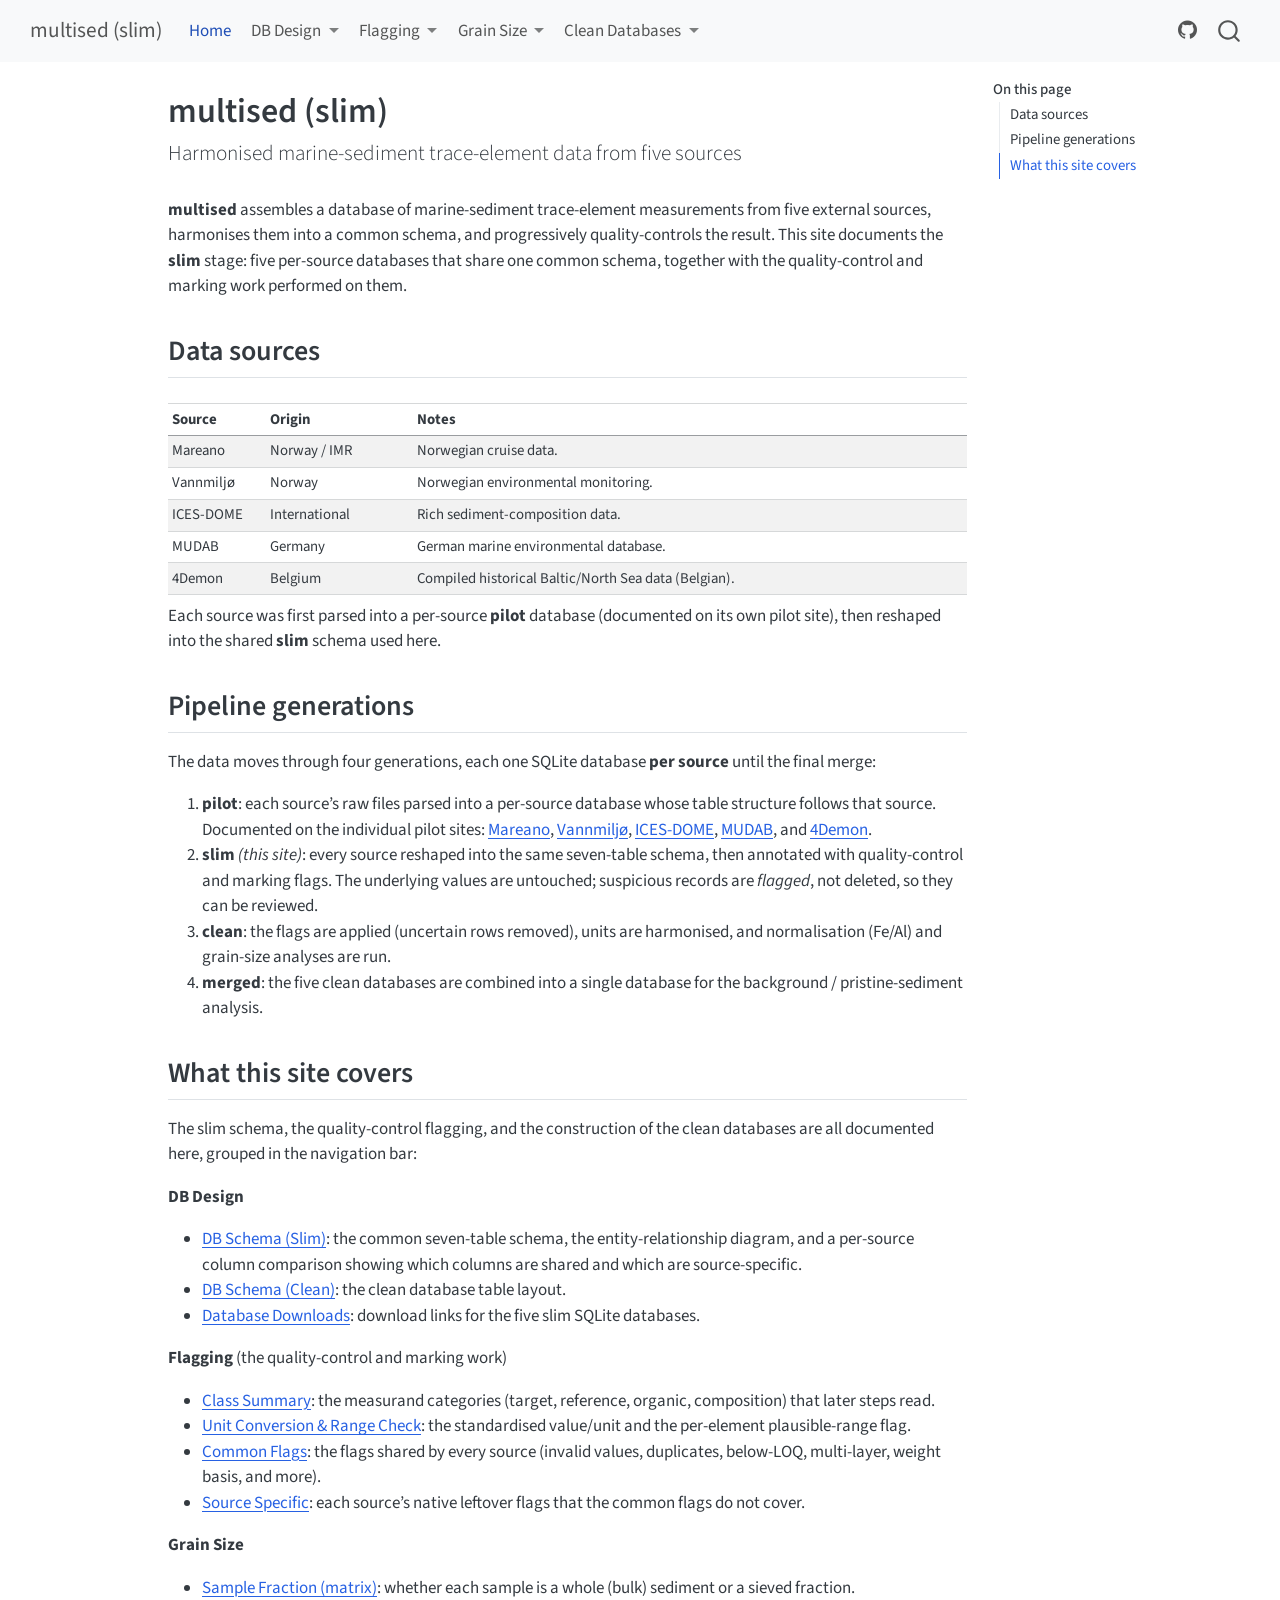
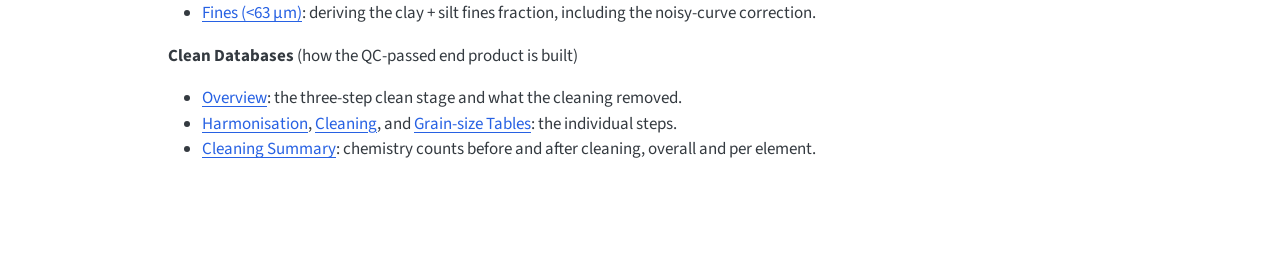
<file: index.html>
<!DOCTYPE html>
<html xmlns="http://www.w3.org/1999/xhtml" lang="en" xml:lang="en"><head>

<meta charset="utf-8">
<meta name="generator" content="quarto-1.9.38">

<meta name="viewport" content="width=device-width, initial-scale=1.0, user-scalable=yes">


<title>multised (slim)</title>
<style>
/* Default styles provided by pandoc.
** See https://pandoc.org/MANUAL.html#variables-for-html for config info.
*/
code{white-space: pre-wrap;}
span.smallcaps{font-variant: small-caps;}
div.columns{display: flex; gap: min(4vw, 1.5em);}
div.column{flex: auto; overflow-x: auto;}
div.hanging-indent{margin-left: 1.5em; text-indent: -1.5em;}
ul.task-list{list-style: none;}
ul.task-list li input[type="checkbox"] {
  width: 0.8em;
  margin: 0 0.8em 0.2em -1em; /* quarto-specific, see https://github.com/quarto-dev/quarto-cli/issues/4556 */ 
  vertical-align: middle;
}
</style>


<script src="site_libs/quarto-nav/quarto-nav.js"></script>
<script src="site_libs/quarto-nav/headroom.min.js"></script>
<script src="site_libs/clipboard/clipboard.min.js"></script>
<script src="site_libs/quarto-search/autocomplete.umd.js"></script>
<script src="site_libs/quarto-search/fuse.min.js"></script>
<script src="site_libs/quarto-search/quarto-search.js"></script>
<meta name="quarto:offset" content="./">
<script src="site_libs/quarto-html/quarto.js" type="module"></script>
<script src="site_libs/quarto-html/tabsets/tabsets.js" type="module"></script>
<script src="site_libs/quarto-html/popper.min.js"></script>
<script src="site_libs/quarto-html/tippy.umd.min.js"></script>
<script src="site_libs/quarto-html/anchor.min.js"></script>
<link href="site_libs/quarto-html/tippy.css" rel="stylesheet">
<link href="site_libs/quarto-html/quarto-syntax-highlighting-15634bcf2e68342d4ad2dfa704d543f6.css" rel="stylesheet" id="quarto-text-highlighting-styles">
<script src="site_libs/bootstrap/bootstrap.min.js"></script>
<link href="site_libs/bootstrap/bootstrap-icons.css" rel="stylesheet">
<link href="site_libs/bootstrap/bootstrap-5b3fa5ccbb8ed2e194b31985f2da5f38.min.css" rel="stylesheet" append-hash="true" id="quarto-bootstrap" data-mode="light">
<script id="quarto-search-options" type="application/json">{
  "location": "navbar",
  "copy-button": false,
  "collapse-after": 3,
  "panel-placement": "end",
  "type": "overlay",
  "limit": 50,
  "keyboard-shortcut": [
    "f",
    "/",
    "s"
  ],
  "show-item-context": false,
  "language": {
    "search-no-results-text": "No results",
    "search-matching-documents-text": "matching documents",
    "search-copy-link-title": "Copy link to search",
    "search-hide-matches-text": "Hide additional matches",
    "search-more-match-text": "more match in this document",
    "search-more-matches-text": "more matches in this document",
    "search-clear-button-title": "Clear",
    "search-text-placeholder": "",
    "search-detached-cancel-button-title": "Cancel",
    "search-submit-button-title": "Submit",
    "search-label": "Search"
  }
}</script>


<link rel="stylesheet" href="styles.css">
</head>

<body class="nav-fixed quarto-light">

<div id="quarto-search-results"></div>
  <header id="quarto-header" class="headroom fixed-top">
    <nav class="navbar navbar-expand-lg " data-bs-theme="dark">
      <div class="navbar-container container-fluid">
      <div class="navbar-brand-container mx-auto">
    <a class="navbar-brand" href="./index.html">
    <span class="navbar-title">multised (slim)</span>
    </a>
  </div>
            <div id="quarto-search" class="" title="Search"></div>
          <button class="navbar-toggler" type="button" data-bs-toggle="collapse" data-bs-target="#navbarCollapse" aria-controls="navbarCollapse" role="menu" aria-expanded="false" aria-label="Toggle navigation" onclick="if (window.quartoToggleHeadroom) { window.quartoToggleHeadroom(); }">
  <span class="navbar-toggler-icon"></span>
</button>
          <div class="collapse navbar-collapse" id="navbarCollapse">
            <ul class="navbar-nav navbar-nav-scroll me-auto">
  <li class="nav-item">
    <a class="nav-link active" href="./index.html" aria-current="page"> 
<span class="menu-text">Home</span></a>
  </li>  
  <li class="nav-item dropdown ">
    <a class="nav-link dropdown-toggle" href="#" id="nav-menu-db-design" role="link" data-bs-toggle="dropdown" aria-expanded="false">
 <span class="menu-text">DB Design</span>
    </a>
    <ul class="dropdown-menu" aria-labelledby="nav-menu-db-design">    
        <li>
    <a class="dropdown-item" href="./db-schema-slim.html">
 <span class="dropdown-text">DB Schema (Slim)</span></a>
  </li>  
        <li>
    <a class="dropdown-item" href="./db-schema-clean.html">
 <span class="dropdown-text">DB Schema (Clean)</span></a>
  </li>  
        <li>
    <a class="dropdown-item" href="./database-downloads.html">
 <span class="dropdown-text">Database Downloads</span></a>
  </li>  
    </ul>
  </li>
  <li class="nav-item dropdown ">
    <a class="nav-link dropdown-toggle" href="#" id="nav-menu-flagging" role="link" data-bs-toggle="dropdown" aria-expanded="false">
 <span class="menu-text">Flagging</span>
    </a>
    <ul class="dropdown-menu" aria-labelledby="nav-menu-flagging">    
        <li>
    <a class="dropdown-item" href="./class-summary.html">
 <span class="dropdown-text">Class Summary</span></a>
  </li>  
        <li>
    <a class="dropdown-item" href="./flagging-conversion-range.html">
 <span class="dropdown-text">Unit Conversion &amp; Range Check</span></a>
  </li>  
        <li>
    <a class="dropdown-item" href="./flagging-common.html">
 <span class="dropdown-text">Common Flags</span></a>
  </li>  
        <li>
    <a class="dropdown-item" href="./flagging-source-specific.html">
 <span class="dropdown-text">Source Specific</span></a>
  </li>  
    </ul>
  </li>
  <li class="nav-item dropdown ">
    <a class="nav-link dropdown-toggle" href="#" id="nav-menu-grain-size" role="link" data-bs-toggle="dropdown" aria-expanded="false">
 <span class="menu-text">Grain Size</span>
    </a>
    <ul class="dropdown-menu" aria-labelledby="nav-menu-grain-size">    
        <li>
    <a class="dropdown-item" href="./grain-size-fraction.html">
 <span class="dropdown-text">Sample Fraction (matrix)</span></a>
  </li>  
        <li>
    <a class="dropdown-item" href="./grain-size-fines.html">
 <span class="dropdown-text">Fines (&lt;63 µm)</span></a>
  </li>  
    </ul>
  </li>
  <li class="nav-item dropdown ">
    <a class="nav-link dropdown-toggle" href="#" id="nav-menu-clean-databases" role="link" data-bs-toggle="dropdown" aria-expanded="false">
 <span class="menu-text">Clean Databases</span>
    </a>
    <ul class="dropdown-menu" aria-labelledby="nav-menu-clean-databases">    
        <li>
    <a class="dropdown-item" href="./clean-overview.html">
 <span class="dropdown-text">Overview</span></a>
  </li>  
        <li>
    <a class="dropdown-item" href="./clean-harmonisation.html">
 <span class="dropdown-text">Harmonisation</span></a>
  </li>  
        <li>
    <a class="dropdown-item" href="./clean-cleaning.html">
 <span class="dropdown-text">Cleaning</span></a>
  </li>  
        <li>
    <a class="dropdown-item" href="./clean-grain-size.html">
 <span class="dropdown-text">Grain-size Tables</span></a>
  </li>  
        <li>
    <a class="dropdown-item" href="./clean-cleaning-summary.html">
 <span class="dropdown-text">Cleaning Summary</span></a>
  </li>  
    </ul>
  </li>
</ul>
            <ul class="navbar-nav navbar-nav-scroll ms-auto">
  <li class="nav-item compact">
    <a class="nav-link" href="https://github.com/seafood-hazards/multised-slim"> <i class="bi bi-github" role="img" aria-label="GitHub">
</i> 
<span class="menu-text"></span></a>
  </li>  
</ul>
          </div> <!-- /navcollapse -->
            <div class="quarto-navbar-tools">
</div>
      </div> <!-- /container-fluid -->
    </nav>
</header>
<!-- content -->
<div id="quarto-content" class="quarto-container page-columns page-rows-contents page-layout-article page-navbar">
<!-- sidebar -->
<!-- margin-sidebar -->
    <div id="quarto-margin-sidebar" class="sidebar margin-sidebar">
        <nav id="TOC" role="doc-toc" class="toc-active">
    <h2 id="toc-title">On this page</h2>
   
  <ul>
  <li><a href="#data-sources" id="toc-data-sources" class="nav-link active" data-scroll-target="#data-sources">Data sources</a></li>
  <li><a href="#pipeline-generations" id="toc-pipeline-generations" class="nav-link" data-scroll-target="#pipeline-generations">Pipeline generations</a></li>
  <li><a href="#what-this-site-covers" id="toc-what-this-site-covers" class="nav-link" data-scroll-target="#what-this-site-covers">What this site covers</a></li>
  </ul>
</nav>
    </div>
<!-- main -->
<main class="content" id="quarto-document-content">

<header id="title-block-header" class="quarto-title-block default">
<div class="quarto-title">
<h1 class="title">multised (slim)</h1>
<p class="subtitle lead">Harmonised marine-sediment trace-element data from five sources</p>
</div>



<div class="quarto-title-meta">

    
  
    
  </div>
  


</header>


<p><strong>multised</strong> assembles a database of marine-sediment trace-element measurements from five external sources, harmonises them into a common schema, and progressively quality-controls the result. This site documents the <strong>slim</strong> stage: five per-source databases that share one common schema, together with the quality-control and marking work performed on them.</p>
<section id="data-sources" class="level2">
<h2 class="anchored" data-anchor-id="data-sources">Data sources</h2>
<div class="cell">
<div class="cell-output-display">
<table class="caption-top table table-sm table-striped small">
<colgroup>
<col style="width: 12%">
<col style="width: 18%">
<col style="width: 68%">
</colgroup>
<thead>
<tr class="header">
<th style="text-align: left;">Source</th>
<th style="text-align: left;">Origin</th>
<th style="text-align: left;">Notes</th>
</tr>
</thead>
<tbody>
<tr class="odd">
<td style="text-align: left;">Mareano</td>
<td style="text-align: left;">Norway / IMR</td>
<td style="text-align: left;">Norwegian cruise data.</td>
</tr>
<tr class="even">
<td style="text-align: left;">Vannmiljø</td>
<td style="text-align: left;">Norway</td>
<td style="text-align: left;">Norwegian environmental monitoring.</td>
</tr>
<tr class="odd">
<td style="text-align: left;">ICES-DOME</td>
<td style="text-align: left;">International</td>
<td style="text-align: left;">Rich sediment-composition data.</td>
</tr>
<tr class="even">
<td style="text-align: left;">MUDAB</td>
<td style="text-align: left;">Germany</td>
<td style="text-align: left;">German marine environmental database.</td>
</tr>
<tr class="odd">
<td style="text-align: left;">4Demon</td>
<td style="text-align: left;">Belgium</td>
<td style="text-align: left;">Compiled historical Baltic/North Sea data (Belgian).</td>
</tr>
</tbody>
</table>
</div>
</div>
<p>Each source was first parsed into a per-source <strong>pilot</strong> database (documented on its own pilot site), then reshaped into the shared <strong>slim</strong> schema used here.</p>
</section>
<section id="pipeline-generations" class="level2">
<h2 class="anchored" data-anchor-id="pipeline-generations">Pipeline generations</h2>
<p>The data moves through four generations, each one SQLite database <strong>per source</strong> until the final merge:</p>
<ol type="1">
<li><strong>pilot</strong>: each source’s raw files parsed into a per-source database whose table structure follows that source. Documented on the individual pilot sites: <a href="https://seafood-hazards.github.io/mareano-pilot/">Mareano</a>, <a href="https://seafood-hazards.github.io/vannmiljo-pilot/">Vannmiljø</a>, <a href="https://seafood-hazards.github.io/ices-dome-pilot/">ICES-DOME</a>, <a href="https://seafood-hazards.github.io/mudab-pilot/">MUDAB</a>, and <a href="https://seafood-hazards.github.io/4demon-pilot/">4Demon</a>.</li>
<li><strong>slim</strong> <em>(this site)</em>: every source reshaped into the same seven-table schema, then annotated with quality-control and marking flags. The underlying values are untouched; suspicious records are <em>flagged</em>, not deleted, so they can be reviewed.</li>
<li><strong>clean</strong>: the flags are applied (uncertain rows removed), units are harmonised, and normalisation (Fe/Al) and grain-size analyses are run.</li>
<li><strong>merged</strong>: the five clean databases are combined into a single database for the background / pristine-sediment analysis.</li>
</ol>
</section>
<section id="what-this-site-covers" class="level2">
<h2 class="anchored" data-anchor-id="what-this-site-covers">What this site covers</h2>
<p>The slim schema, the quality-control flagging, and the construction of the clean databases are all documented here, grouped in the navigation bar:</p>
<p><strong>DB Design</strong></p>
<ul>
<li><a href="./db-schema-slim.html">DB Schema (Slim)</a>: the common seven-table schema, the entity-relationship diagram, and a per-source column comparison showing which columns are shared and which are source-specific.</li>
<li><a href="./db-schema-clean.html">DB Schema (Clean)</a>: the clean database table layout.</li>
<li><a href="./database-downloads.html">Database Downloads</a>: download links for the five slim SQLite databases.</li>
</ul>
<p><strong>Flagging</strong> (the quality-control and marking work)</p>
<ul>
<li><a href="./class-summary.html">Class Summary</a>: the measurand categories (target, reference, organic, composition) that later steps read.</li>
<li><a href="./flagging-conversion-range.html">Unit Conversion &amp; Range Check</a>: the standardised value/unit and the per-element plausible-range flag.</li>
<li><a href="./flagging-common.html">Common Flags</a>: the flags shared by every source (invalid values, duplicates, below-LOQ, multi-layer, weight basis, and more).</li>
<li><a href="./flagging-source-specific.html">Source Specific</a>: each source’s native leftover flags that the common flags do not cover.</li>
</ul>
<p><strong>Grain Size</strong></p>
<ul>
<li><a href="./grain-size-fraction.html">Sample Fraction (matrix)</a>: whether each sample is a whole (bulk) sediment or a sieved fraction.</li>
<li><a href="./grain-size-fines.html">Fines (&lt;63 µm)</a>: deriving the clay + silt fines fraction, including the noisy-curve correction.</li>
</ul>
<p><strong>Clean Databases</strong> (how the QC-passed end product is built)</p>
<ul>
<li><a href="./clean-overview.html">Overview</a>: the three-step clean stage and what the cleaning removed.</li>
<li><a href="./clean-harmonisation.html">Harmonisation</a>, <a href="./clean-cleaning.html">Cleaning</a>, and <a href="./clean-grain-size.html">Grain-size Tables</a>: the individual steps.</li>
<li><a href="./clean-cleaning-summary.html">Cleaning Summary</a>: chemistry counts before and after cleaning, overall and per element.</li>
</ul>


</section>

</main> <!-- /main -->
<script id="quarto-html-after-body" type="application/javascript">
  window.document.addEventListener("DOMContentLoaded", function (event) {
    const icon = "";
    const anchorJS = new window.AnchorJS();
    anchorJS.options = {
      placement: 'right',
      icon: icon
    };
    anchorJS.add('.anchored');
    const isCodeAnnotation = (el) => {
      for (const clz of el.classList) {
        if (clz.startsWith('code-annotation-')) {                     
          return true;
        }
      }
      return false;
    }
    const onCopySuccess = function(e) {
      // button target
      const button = e.trigger;
      // don't keep focus
      button.blur();
      // flash "checked"
      button.classList.add('code-copy-button-checked');
      var currentTitle = button.getAttribute("title");
      button.setAttribute("title", "Copied!");
      let tooltip;
      if (window.bootstrap) {
        button.setAttribute("data-bs-toggle", "tooltip");
        button.setAttribute("data-bs-placement", "left");
        button.setAttribute("data-bs-title", "Copied!");
        tooltip = new bootstrap.Tooltip(button, 
          { trigger: "manual", 
            customClass: "code-copy-button-tooltip",
            offset: [0, -8]});
        tooltip.show();    
      }
      setTimeout(function() {
        if (tooltip) {
          tooltip.hide();
          button.removeAttribute("data-bs-title");
          button.removeAttribute("data-bs-toggle");
          button.removeAttribute("data-bs-placement");
        }
        button.setAttribute("title", currentTitle);
        button.classList.remove('code-copy-button-checked');
      }, 1000);
      // clear code selection
      e.clearSelection();
    }
    const getTextToCopy = function(trigger) {
      const outerScaffold = trigger.parentElement.cloneNode(true);
      const codeEl = outerScaffold.querySelector('code');
      for (const childEl of codeEl.children) {
        if (isCodeAnnotation(childEl)) {
          childEl.remove();
        }
      }
      return codeEl.innerText;
    }
    const clipboard = new window.ClipboardJS('.code-copy-button:not([data-in-quarto-modal])', {
      text: getTextToCopy
    });
    clipboard.on('success', onCopySuccess);
    if (window.document.getElementById('quarto-embedded-source-code-modal')) {
      const clipboardModal = new window.ClipboardJS('.code-copy-button[data-in-quarto-modal]', {
        text: getTextToCopy,
        container: window.document.getElementById('quarto-embedded-source-code-modal')
      });
      clipboardModal.on('success', onCopySuccess);
    }
      var localhostRegex = new RegExp(/^(?:http|https):\/\/localhost\:?[0-9]*\//);
      var mailtoRegex = new RegExp(/^mailto:/);
        var filterRegex = new RegExp('/' + window.location.host + '/');
      var isInternal = (href) => {
          return filterRegex.test(href) || localhostRegex.test(href) || mailtoRegex.test(href);
      }
      // Inspect non-navigation links and adorn them if external
     var links = window.document.querySelectorAll('a[href]:not(.nav-link):not(.navbar-brand):not(.toc-action):not(.sidebar-link):not(.sidebar-item-toggle):not(.pagination-link):not(.no-external):not([aria-hidden]):not(.dropdown-item):not(.quarto-navigation-tool):not(.about-link)');
      for (var i=0; i<links.length; i++) {
        const link = links[i];
        if (!isInternal(link.href)) {
          // undo the damage that might have been done by quarto-nav.js in the case of
          // links that we want to consider external
          if (link.dataset.originalHref !== undefined) {
            link.href = link.dataset.originalHref;
          }
        }
      }
    function tippyHover(el, contentFn, onTriggerFn, onUntriggerFn) {
      const config = {
        allowHTML: true,
        maxWidth: 500,
        delay: 100,
        arrow: false,
        appendTo: function(el) {
            return el.parentElement;
        },
        interactive: true,
        interactiveBorder: 10,
        theme: 'quarto',
        placement: 'bottom-start',
      };
      if (contentFn) {
        config.content = contentFn;
      }
      if (onTriggerFn) {
        config.onTrigger = onTriggerFn;
      }
      if (onUntriggerFn) {
        config.onUntrigger = onUntriggerFn;
      }
      window.tippy(el, config); 
    }
    const noterefs = window.document.querySelectorAll('a[role="doc-noteref"]');
    for (var i=0; i<noterefs.length; i++) {
      const ref = noterefs[i];
      tippyHover(ref, function() {
        // use id or data attribute instead here
        let href = ref.getAttribute('data-footnote-href') || ref.getAttribute('href');
        try { href = new URL(href).hash; } catch {}
        const id = href.replace(/^#\/?/, "");
        const note = window.document.getElementById(id);
        if (note) {
          return note.innerHTML;
        } else {
          return "";
        }
      });
    }
    const xrefs = window.document.querySelectorAll('a.quarto-xref');
    const processXRef = (id, note) => {
      // Strip column container classes
      const stripColumnClz = (el) => {
        el.classList.remove("page-full", "page-columns");
        if (el.children) {
          for (const child of el.children) {
            stripColumnClz(child);
          }
        }
      }
      stripColumnClz(note)
      if (id === null || id.startsWith('sec-')) {
        // Special case sections, only their first couple elements
        const container = document.createElement("div");
        if (note.children && note.children.length > 2) {
          container.appendChild(note.children[0].cloneNode(true));
          for (let i = 1; i < note.children.length; i++) {
            const child = note.children[i];
            if (child.tagName === "P" && child.innerText === "") {
              continue;
            } else {
              container.appendChild(child.cloneNode(true));
              break;
            }
          }
          if (window.Quarto?.typesetMath) {
            window.Quarto.typesetMath(container);
          }
          return container.innerHTML
        } else {
          if (window.Quarto?.typesetMath) {
            window.Quarto.typesetMath(note);
          }
          return note.innerHTML;
        }
      } else {
        // Remove any anchor links if they are present
        const anchorLink = note.querySelector('a.anchorjs-link');
        if (anchorLink) {
          anchorLink.remove();
        }
        if (window.Quarto?.typesetMath) {
          window.Quarto.typesetMath(note);
        }
        if (note.classList.contains("callout")) {
          return note.outerHTML;
        } else {
          return note.innerHTML;
        }
      }
    }
    for (var i=0; i<xrefs.length; i++) {
      const xref = xrefs[i];
      tippyHover(xref, undefined, function(instance) {
        instance.disable();
        let url = xref.getAttribute('href');
        let hash = undefined; 
        if (url.startsWith('#')) {
          hash = url;
        } else {
          try { hash = new URL(url).hash; } catch {}
        }
        if (hash) {
          const id = hash.replace(/^#\/?/, "");
          const note = window.document.getElementById(id);
          if (note !== null) {
            try {
              const html = processXRef(id, note.cloneNode(true));
              instance.setContent(html);
            } finally {
              instance.enable();
              instance.show();
            }
          } else {
            // See if we can fetch this
            fetch(url.split('#')[0])
            .then(res => res.text())
            .then(html => {
              const parser = new DOMParser();
              const htmlDoc = parser.parseFromString(html, "text/html");
              const note = htmlDoc.getElementById(id);
              if (note !== null) {
                const html = processXRef(id, note);
                instance.setContent(html);
              } 
            }).finally(() => {
              instance.enable();
              instance.show();
            });
          }
        } else {
          // See if we can fetch a full url (with no hash to target)
          // This is a special case and we should probably do some content thinning / targeting
          fetch(url)
          .then(res => res.text())
          .then(html => {
            const parser = new DOMParser();
            const htmlDoc = parser.parseFromString(html, "text/html");
            const note = htmlDoc.querySelector('main.content');
            if (note !== null) {
              // This should only happen for chapter cross references
              // (since there is no id in the URL)
              // remove the first header
              if (note.children.length > 0 && note.children[0].tagName === "HEADER") {
                note.children[0].remove();
              }
              const html = processXRef(null, note);
              instance.setContent(html);
            } 
          }).finally(() => {
            instance.enable();
            instance.show();
          });
        }
      }, function(instance) {
      });
    }
        let selectedAnnoteEl;
        const selectorForAnnotation = ( cell, annotation) => {
          let cellAttr = 'data-code-cell="' + cell + '"';
          let lineAttr = 'data-code-annotation="' +  annotation + '"';
          const selector = 'span[' + cellAttr + '][' + lineAttr + ']';
          return selector;
        }
        const selectCodeLines = (annoteEl) => {
          const doc = window.document;
          const targetCell = annoteEl.getAttribute("data-target-cell");
          const targetAnnotation = annoteEl.getAttribute("data-target-annotation");
          const annoteSpan = window.document.querySelector(selectorForAnnotation(targetCell, targetAnnotation));
          const lines = annoteSpan.getAttribute("data-code-lines").split(",");
          const lineIds = lines.map((line) => {
            return targetCell + "-" + line;
          })
          let top = null;
          let height = null;
          let parent = null;
          if (lineIds.length > 0) {
              //compute the position of the single el (top and bottom and make a div)
              const el = window.document.getElementById(lineIds[0]);
              top = el.offsetTop;
              height = el.offsetHeight;
              parent = el.parentElement.parentElement;
            if (lineIds.length > 1) {
              const lastEl = window.document.getElementById(lineIds[lineIds.length - 1]);
              const bottom = lastEl.offsetTop + lastEl.offsetHeight;
              height = bottom - top;
            }
            if (top !== null && height !== null && parent !== null) {
              // cook up a div (if necessary) and position it 
              let div = window.document.getElementById("code-annotation-line-highlight");
              if (div === null) {
                div = window.document.createElement("div");
                div.setAttribute("id", "code-annotation-line-highlight");
                div.style.position = 'absolute';
                parent.appendChild(div);
              }
              div.style.top = top - 2 + "px";
              div.style.height = height + 4 + "px";
              div.style.left = 0;
              let gutterDiv = window.document.getElementById("code-annotation-line-highlight-gutter");
              if (gutterDiv === null) {
                gutterDiv = window.document.createElement("div");
                gutterDiv.setAttribute("id", "code-annotation-line-highlight-gutter");
                gutterDiv.style.position = 'absolute';
                const codeCell = window.document.getElementById(targetCell);
                const gutter = codeCell.querySelector('.code-annotation-gutter');
                gutter.appendChild(gutterDiv);
              }
              gutterDiv.style.top = top - 2 + "px";
              gutterDiv.style.height = height + 4 + "px";
            }
            selectedAnnoteEl = annoteEl;
          }
        };
        const unselectCodeLines = () => {
          const elementsIds = ["code-annotation-line-highlight", "code-annotation-line-highlight-gutter"];
          elementsIds.forEach((elId) => {
            const div = window.document.getElementById(elId);
            if (div) {
              div.remove();
            }
          });
          selectedAnnoteEl = undefined;
        };
          // Handle positioning of the toggle
      window.addEventListener(
        "resize",
        throttle(() => {
          elRect = undefined;
          if (selectedAnnoteEl) {
            selectCodeLines(selectedAnnoteEl);
          }
        }, 10)
      );
      function throttle(fn, ms) {
      let throttle = false;
      let timer;
        return (...args) => {
          if(!throttle) { // first call gets through
              fn.apply(this, args);
              throttle = true;
          } else { // all the others get throttled
              if(timer) clearTimeout(timer); // cancel #2
              timer = setTimeout(() => {
                fn.apply(this, args);
                timer = throttle = false;
              }, ms);
          }
        };
      }
        // Attach click handler to the DT
        const annoteDls = window.document.querySelectorAll('dt[data-target-cell]');
        for (const annoteDlNode of annoteDls) {
          annoteDlNode.addEventListener('click', (event) => {
            const clickedEl = event.target;
            if (clickedEl !== selectedAnnoteEl) {
              unselectCodeLines();
              const activeEl = window.document.querySelector('dt[data-target-cell].code-annotation-active');
              if (activeEl) {
                activeEl.classList.remove('code-annotation-active');
              }
              selectCodeLines(clickedEl);
              clickedEl.classList.add('code-annotation-active');
            } else {
              // Unselect the line
              unselectCodeLines();
              clickedEl.classList.remove('code-annotation-active');
            }
          });
        }
    const findCites = (el) => {
      const parentEl = el.parentElement;
      if (parentEl) {
        const cites = parentEl.dataset.cites;
        if (cites) {
          return {
            el,
            cites: cites.split(' ')
          };
        } else {
          return findCites(el.parentElement)
        }
      } else {
        return undefined;
      }
    };
    var bibliorefs = window.document.querySelectorAll('a[role="doc-biblioref"]');
    for (var i=0; i<bibliorefs.length; i++) {
      const ref = bibliorefs[i];
      const citeInfo = findCites(ref);
      if (citeInfo) {
        tippyHover(citeInfo.el, function() {
          var popup = window.document.createElement('div');
          citeInfo.cites.forEach(function(cite) {
            var citeDiv = window.document.createElement('div');
            citeDiv.classList.add('hanging-indent');
            citeDiv.classList.add('csl-entry');
            var biblioDiv = window.document.getElementById('ref-' + cite);
            if (biblioDiv) {
              citeDiv.innerHTML = biblioDiv.innerHTML;
            }
            popup.appendChild(citeDiv);
          });
          return popup.innerHTML;
        });
      }
    }
  });
  </script>
</div> <!-- /content -->




</body></html>
</file>
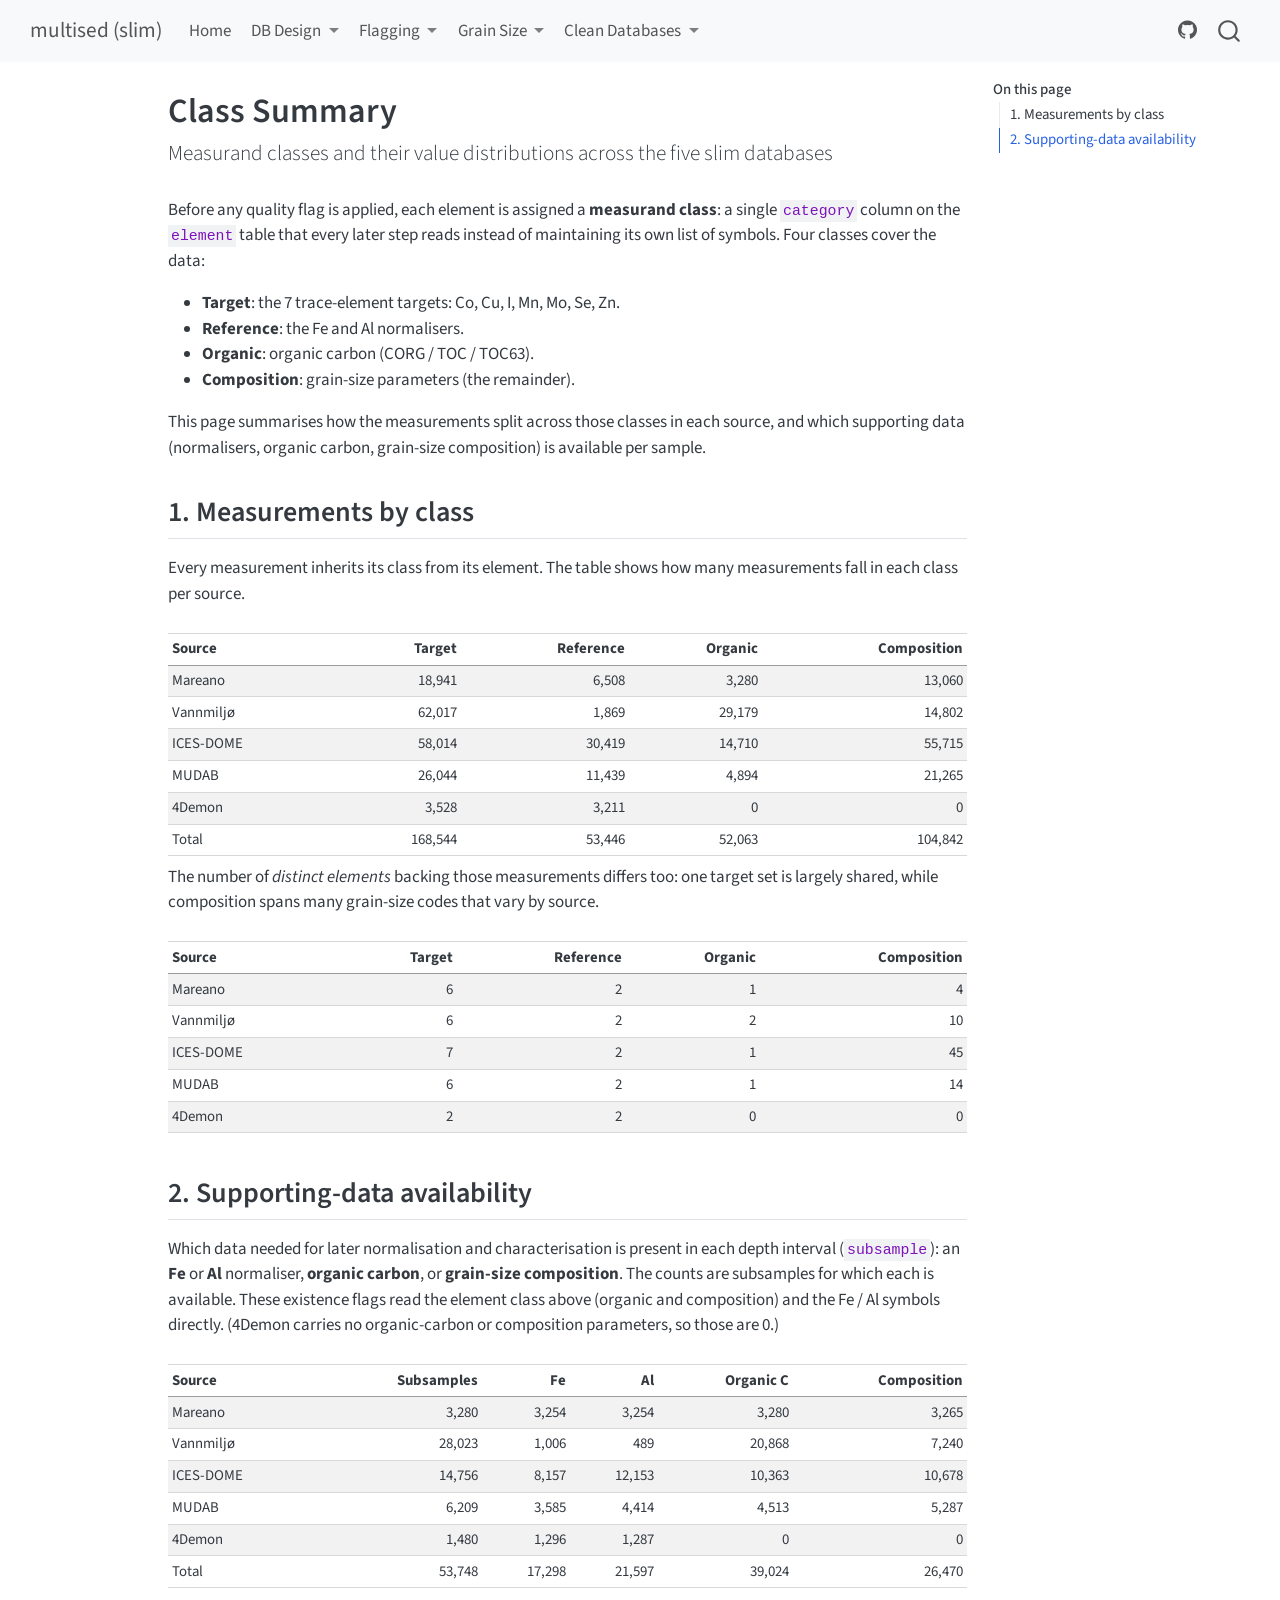
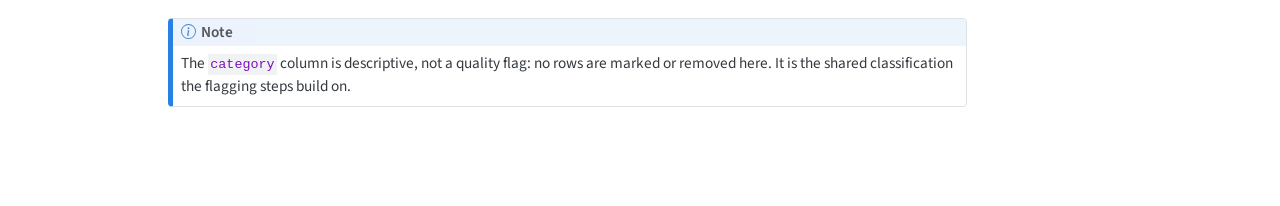
<file: class-summary.html>
<!DOCTYPE html>
<html xmlns="http://www.w3.org/1999/xhtml" lang="en" xml:lang="en"><head>

<meta charset="utf-8">
<meta name="generator" content="quarto-1.9.38">

<meta name="viewport" content="width=device-width, initial-scale=1.0, user-scalable=yes">


<title>Class Summary – multised (slim)</title>
<style>
/* Default styles provided by pandoc.
** See https://pandoc.org/MANUAL.html#variables-for-html for config info.
*/
code{white-space: pre-wrap;}
span.smallcaps{font-variant: small-caps;}
div.columns{display: flex; gap: min(4vw, 1.5em);}
div.column{flex: auto; overflow-x: auto;}
div.hanging-indent{margin-left: 1.5em; text-indent: -1.5em;}
ul.task-list{list-style: none;}
ul.task-list li input[type="checkbox"] {
  width: 0.8em;
  margin: 0 0.8em 0.2em -1em; /* quarto-specific, see https://github.com/quarto-dev/quarto-cli/issues/4556 */ 
  vertical-align: middle;
}
</style>


<script src="site_libs/quarto-nav/quarto-nav.js"></script>
<script src="site_libs/quarto-nav/headroom.min.js"></script>
<script src="site_libs/clipboard/clipboard.min.js"></script>
<script src="site_libs/quarto-search/autocomplete.umd.js"></script>
<script src="site_libs/quarto-search/fuse.min.js"></script>
<script src="site_libs/quarto-search/quarto-search.js"></script>
<meta name="quarto:offset" content="./">
<script src="site_libs/quarto-html/quarto.js" type="module"></script>
<script src="site_libs/quarto-html/tabsets/tabsets.js" type="module"></script>
<script src="site_libs/quarto-html/popper.min.js"></script>
<script src="site_libs/quarto-html/tippy.umd.min.js"></script>
<script src="site_libs/quarto-html/anchor.min.js"></script>
<link href="site_libs/quarto-html/tippy.css" rel="stylesheet">
<link href="site_libs/quarto-html/quarto-syntax-highlighting-15634bcf2e68342d4ad2dfa704d543f6.css" rel="stylesheet" id="quarto-text-highlighting-styles">
<script src="site_libs/bootstrap/bootstrap.min.js"></script>
<link href="site_libs/bootstrap/bootstrap-icons.css" rel="stylesheet">
<link href="site_libs/bootstrap/bootstrap-5b3fa5ccbb8ed2e194b31985f2da5f38.min.css" rel="stylesheet" append-hash="true" id="quarto-bootstrap" data-mode="light">
<script id="quarto-search-options" type="application/json">{
  "location": "navbar",
  "copy-button": false,
  "collapse-after": 3,
  "panel-placement": "end",
  "type": "overlay",
  "limit": 50,
  "keyboard-shortcut": [
    "f",
    "/",
    "s"
  ],
  "show-item-context": false,
  "language": {
    "search-no-results-text": "No results",
    "search-matching-documents-text": "matching documents",
    "search-copy-link-title": "Copy link to search",
    "search-hide-matches-text": "Hide additional matches",
    "search-more-match-text": "more match in this document",
    "search-more-matches-text": "more matches in this document",
    "search-clear-button-title": "Clear",
    "search-text-placeholder": "",
    "search-detached-cancel-button-title": "Cancel",
    "search-submit-button-title": "Submit",
    "search-label": "Search"
  }
}</script>


<link rel="stylesheet" href="styles.css">
</head>

<body class="nav-fixed quarto-light">

<div id="quarto-search-results"></div>
  <header id="quarto-header" class="headroom fixed-top">
    <nav class="navbar navbar-expand-lg " data-bs-theme="dark">
      <div class="navbar-container container-fluid">
      <div class="navbar-brand-container mx-auto">
    <a class="navbar-brand" href="./index.html">
    <span class="navbar-title">multised (slim)</span>
    </a>
  </div>
            <div id="quarto-search" class="" title="Search"></div>
          <button class="navbar-toggler" type="button" data-bs-toggle="collapse" data-bs-target="#navbarCollapse" aria-controls="navbarCollapse" role="menu" aria-expanded="false" aria-label="Toggle navigation" onclick="if (window.quartoToggleHeadroom) { window.quartoToggleHeadroom(); }">
  <span class="navbar-toggler-icon"></span>
</button>
          <div class="collapse navbar-collapse" id="navbarCollapse">
            <ul class="navbar-nav navbar-nav-scroll me-auto">
  <li class="nav-item">
    <a class="nav-link" href="./index.html"> 
<span class="menu-text">Home</span></a>
  </li>  
  <li class="nav-item dropdown ">
    <a class="nav-link dropdown-toggle" href="#" id="nav-menu-db-design" role="link" data-bs-toggle="dropdown" aria-expanded="false">
 <span class="menu-text">DB Design</span>
    </a>
    <ul class="dropdown-menu" aria-labelledby="nav-menu-db-design">    
        <li>
    <a class="dropdown-item" href="./db-schema-slim.html">
 <span class="dropdown-text">DB Schema (Slim)</span></a>
  </li>  
        <li>
    <a class="dropdown-item" href="./db-schema-clean.html">
 <span class="dropdown-text">DB Schema (Clean)</span></a>
  </li>  
        <li>
    <a class="dropdown-item" href="./database-downloads.html">
 <span class="dropdown-text">Database Downloads</span></a>
  </li>  
    </ul>
  </li>
  <li class="nav-item dropdown ">
    <a class="nav-link dropdown-toggle" href="#" id="nav-menu-flagging" role="link" data-bs-toggle="dropdown" aria-expanded="false">
 <span class="menu-text">Flagging</span>
    </a>
    <ul class="dropdown-menu" aria-labelledby="nav-menu-flagging">    
        <li>
    <a class="dropdown-item" href="./class-summary.html">
 <span class="dropdown-text">Class Summary</span></a>
  </li>  
        <li>
    <a class="dropdown-item" href="./flagging-conversion-range.html">
 <span class="dropdown-text">Unit Conversion &amp; Range Check</span></a>
  </li>  
        <li>
    <a class="dropdown-item" href="./flagging-common.html">
 <span class="dropdown-text">Common Flags</span></a>
  </li>  
        <li>
    <a class="dropdown-item" href="./flagging-source-specific.html">
 <span class="dropdown-text">Source Specific</span></a>
  </li>  
    </ul>
  </li>
  <li class="nav-item dropdown ">
    <a class="nav-link dropdown-toggle" href="#" id="nav-menu-grain-size" role="link" data-bs-toggle="dropdown" aria-expanded="false">
 <span class="menu-text">Grain Size</span>
    </a>
    <ul class="dropdown-menu" aria-labelledby="nav-menu-grain-size">    
        <li>
    <a class="dropdown-item" href="./grain-size-fraction.html">
 <span class="dropdown-text">Sample Fraction (matrix)</span></a>
  </li>  
        <li>
    <a class="dropdown-item" href="./grain-size-fines.html">
 <span class="dropdown-text">Fines (&lt;63 µm)</span></a>
  </li>  
    </ul>
  </li>
  <li class="nav-item dropdown ">
    <a class="nav-link dropdown-toggle" href="#" id="nav-menu-clean-databases" role="link" data-bs-toggle="dropdown" aria-expanded="false">
 <span class="menu-text">Clean Databases</span>
    </a>
    <ul class="dropdown-menu" aria-labelledby="nav-menu-clean-databases">    
        <li>
    <a class="dropdown-item" href="./clean-overview.html">
 <span class="dropdown-text">Overview</span></a>
  </li>  
        <li>
    <a class="dropdown-item" href="./clean-harmonisation.html">
 <span class="dropdown-text">Harmonisation</span></a>
  </li>  
        <li>
    <a class="dropdown-item" href="./clean-cleaning.html">
 <span class="dropdown-text">Cleaning</span></a>
  </li>  
        <li>
    <a class="dropdown-item" href="./clean-grain-size.html">
 <span class="dropdown-text">Grain-size Tables</span></a>
  </li>  
        <li>
    <a class="dropdown-item" href="./clean-cleaning-summary.html">
 <span class="dropdown-text">Cleaning Summary</span></a>
  </li>  
    </ul>
  </li>
</ul>
            <ul class="navbar-nav navbar-nav-scroll ms-auto">
  <li class="nav-item compact">
    <a class="nav-link" href="https://github.com/seafood-hazards/multised-slim"> <i class="bi bi-github" role="img" aria-label="GitHub">
</i> 
<span class="menu-text"></span></a>
  </li>  
</ul>
          </div> <!-- /navcollapse -->
            <div class="quarto-navbar-tools">
</div>
      </div> <!-- /container-fluid -->
    </nav>
</header>
<!-- content -->
<div id="quarto-content" class="quarto-container page-columns page-rows-contents page-layout-article page-navbar">
<!-- sidebar -->
<!-- margin-sidebar -->
    <div id="quarto-margin-sidebar" class="sidebar margin-sidebar">
        <nav id="TOC" role="doc-toc" class="toc-active">
    <h2 id="toc-title">On this page</h2>
   
  <ul>
  <li><a href="#measurements-by-class" id="toc-measurements-by-class" class="nav-link active" data-scroll-target="#measurements-by-class">1. Measurements by class</a></li>
  <li><a href="#supporting-data-availability" id="toc-supporting-data-availability" class="nav-link" data-scroll-target="#supporting-data-availability">2. Supporting-data availability</a></li>
  </ul>
</nav>
    </div>
<!-- main -->
<main class="content" id="quarto-document-content">

<header id="title-block-header" class="quarto-title-block default">
<div class="quarto-title">
<h1 class="title">Class Summary</h1>
<p class="subtitle lead">Measurand classes and their value distributions across the five slim databases</p>
</div>



<div class="quarto-title-meta">

    
  
    
  </div>
  


</header>


<div class="cell">
<style type="text/css">
th { white-space: nowrap; }
</style>
</div>
<p>Before any quality flag is applied, each element is assigned a <strong>measurand class</strong>: a single <code>category</code> column on the <code>element</code> table that every later step reads instead of maintaining its own list of symbols. Four classes cover the data:</p>
<ul>
<li><strong>Target</strong>: the 7 trace-element targets: Co, Cu, I, Mn, Mo, Se, Zn.</li>
<li><strong>Reference</strong>: the Fe and Al normalisers.</li>
<li><strong>Organic</strong>: organic carbon (CORG / TOC / TOC63).</li>
<li><strong>Composition</strong>: grain-size parameters (the remainder).</li>
</ul>
<p>This page summarises how the measurements split across those classes in each source, and which supporting data (normalisers, organic carbon, grain-size composition) is available per sample.</p>
<section id="measurements-by-class" class="level2">
<h2 class="anchored" data-anchor-id="measurements-by-class">1. Measurements by class</h2>
<p>Every measurement inherits its class from its element. The table shows how many measurements fall in each class per source.</p>
<div class="cell">
<div class="cell-output-display">
<table class="caption-top table table-sm table-striped small">
<thead>
<tr class="header">
<th style="text-align: left;">Source</th>
<th style="text-align: right;">Target</th>
<th style="text-align: right;">Reference</th>
<th style="text-align: right;">Organic</th>
<th style="text-align: right;">Composition</th>
</tr>
</thead>
<tbody>
<tr class="odd">
<td style="text-align: left;">Mareano</td>
<td style="text-align: right;">18,941</td>
<td style="text-align: right;">6,508</td>
<td style="text-align: right;">3,280</td>
<td style="text-align: right;">13,060</td>
</tr>
<tr class="even">
<td style="text-align: left;">Vannmiljø</td>
<td style="text-align: right;">62,017</td>
<td style="text-align: right;">1,869</td>
<td style="text-align: right;">29,179</td>
<td style="text-align: right;">14,802</td>
</tr>
<tr class="odd">
<td style="text-align: left;">ICES-DOME</td>
<td style="text-align: right;">58,014</td>
<td style="text-align: right;">30,419</td>
<td style="text-align: right;">14,710</td>
<td style="text-align: right;">55,715</td>
</tr>
<tr class="even">
<td style="text-align: left;">MUDAB</td>
<td style="text-align: right;">26,044</td>
<td style="text-align: right;">11,439</td>
<td style="text-align: right;">4,894</td>
<td style="text-align: right;">21,265</td>
</tr>
<tr class="odd">
<td style="text-align: left;">4Demon</td>
<td style="text-align: right;">3,528</td>
<td style="text-align: right;">3,211</td>
<td style="text-align: right;">0</td>
<td style="text-align: right;">0</td>
</tr>
<tr class="even">
<td style="text-align: left;">Total</td>
<td style="text-align: right;">168,544</td>
<td style="text-align: right;">53,446</td>
<td style="text-align: right;">52,063</td>
<td style="text-align: right;">104,842</td>
</tr>
</tbody>
</table>
</div>
</div>
<p>The number of <em>distinct elements</em> backing those measurements differs too: one target set is largely shared, while composition spans many grain-size codes that vary by source.</p>
<div class="cell">
<div class="cell-output-display">
<table class="caption-top table table-sm table-striped small">
<thead>
<tr class="header">
<th style="text-align: left;">Source</th>
<th style="text-align: right;">Target</th>
<th style="text-align: right;">Reference</th>
<th style="text-align: right;">Organic</th>
<th style="text-align: right;">Composition</th>
</tr>
</thead>
<tbody>
<tr class="odd">
<td style="text-align: left;">Mareano</td>
<td style="text-align: right;">6</td>
<td style="text-align: right;">2</td>
<td style="text-align: right;">1</td>
<td style="text-align: right;">4</td>
</tr>
<tr class="even">
<td style="text-align: left;">Vannmiljø</td>
<td style="text-align: right;">6</td>
<td style="text-align: right;">2</td>
<td style="text-align: right;">2</td>
<td style="text-align: right;">10</td>
</tr>
<tr class="odd">
<td style="text-align: left;">ICES-DOME</td>
<td style="text-align: right;">7</td>
<td style="text-align: right;">2</td>
<td style="text-align: right;">1</td>
<td style="text-align: right;">45</td>
</tr>
<tr class="even">
<td style="text-align: left;">MUDAB</td>
<td style="text-align: right;">6</td>
<td style="text-align: right;">2</td>
<td style="text-align: right;">1</td>
<td style="text-align: right;">14</td>
</tr>
<tr class="odd">
<td style="text-align: left;">4Demon</td>
<td style="text-align: right;">2</td>
<td style="text-align: right;">2</td>
<td style="text-align: right;">0</td>
<td style="text-align: right;">0</td>
</tr>
</tbody>
</table>
</div>
</div>
</section>
<section id="supporting-data-availability" class="level2">
<h2 class="anchored" data-anchor-id="supporting-data-availability">2. Supporting-data availability</h2>
<p>Which data needed for later normalisation and characterisation is present in each depth interval (<code>subsample</code>): an <strong>Fe</strong> or <strong>Al</strong> normaliser, <strong>organic carbon</strong>, or <strong>grain-size composition</strong>. The counts are subsamples for which each is available. These existence flags read the element class above (organic and composition) and the Fe / Al symbols directly. (4Demon carries no organic-carbon or composition parameters, so those are 0.)</p>
<div class="cell">
<div class="cell-output-display">
<table class="caption-top table table-sm table-striped small">
<thead>
<tr class="header">
<th style="text-align: left;">Source</th>
<th style="text-align: right;">Subsamples</th>
<th style="text-align: right;">Fe</th>
<th style="text-align: right;">Al</th>
<th style="text-align: right;">Organic C</th>
<th style="text-align: right;">Composition</th>
</tr>
</thead>
<tbody>
<tr class="odd">
<td style="text-align: left;">Mareano</td>
<td style="text-align: right;">3,280</td>
<td style="text-align: right;">3,254</td>
<td style="text-align: right;">3,254</td>
<td style="text-align: right;">3,280</td>
<td style="text-align: right;">3,265</td>
</tr>
<tr class="even">
<td style="text-align: left;">Vannmiljø</td>
<td style="text-align: right;">28,023</td>
<td style="text-align: right;">1,006</td>
<td style="text-align: right;">489</td>
<td style="text-align: right;">20,868</td>
<td style="text-align: right;">7,240</td>
</tr>
<tr class="odd">
<td style="text-align: left;">ICES-DOME</td>
<td style="text-align: right;">14,756</td>
<td style="text-align: right;">8,157</td>
<td style="text-align: right;">12,153</td>
<td style="text-align: right;">10,363</td>
<td style="text-align: right;">10,678</td>
</tr>
<tr class="even">
<td style="text-align: left;">MUDAB</td>
<td style="text-align: right;">6,209</td>
<td style="text-align: right;">3,585</td>
<td style="text-align: right;">4,414</td>
<td style="text-align: right;">4,513</td>
<td style="text-align: right;">5,287</td>
</tr>
<tr class="odd">
<td style="text-align: left;">4Demon</td>
<td style="text-align: right;">1,480</td>
<td style="text-align: right;">1,296</td>
<td style="text-align: right;">1,287</td>
<td style="text-align: right;">0</td>
<td style="text-align: right;">0</td>
</tr>
<tr class="even">
<td style="text-align: left;">Total</td>
<td style="text-align: right;">53,748</td>
<td style="text-align: right;">17,298</td>
<td style="text-align: right;">21,597</td>
<td style="text-align: right;">39,024</td>
<td style="text-align: right;">26,470</td>
</tr>
</tbody>
</table>
</div>
</div>
<div class="callout callout-style-default callout-note callout-titled">
<div class="callout-header d-flex align-content-center">
<div class="callout-icon-container">
<i class="callout-icon"></i>
</div>
<div class="callout-title-container flex-fill">
Note
</div>
</div>
<div class="callout-body-container callout-body">
<p>The <code>category</code> column is descriptive, not a quality flag: no rows are marked or removed here. It is the shared classification the flagging steps build on.</p>
</div>
</div>


</section>

</main> <!-- /main -->
<script id="quarto-html-after-body" type="application/javascript">
  window.document.addEventListener("DOMContentLoaded", function (event) {
    const icon = "";
    const anchorJS = new window.AnchorJS();
    anchorJS.options = {
      placement: 'right',
      icon: icon
    };
    anchorJS.add('.anchored');
    const isCodeAnnotation = (el) => {
      for (const clz of el.classList) {
        if (clz.startsWith('code-annotation-')) {                     
          return true;
        }
      }
      return false;
    }
    const onCopySuccess = function(e) {
      // button target
      const button = e.trigger;
      // don't keep focus
      button.blur();
      // flash "checked"
      button.classList.add('code-copy-button-checked');
      var currentTitle = button.getAttribute("title");
      button.setAttribute("title", "Copied!");
      let tooltip;
      if (window.bootstrap) {
        button.setAttribute("data-bs-toggle", "tooltip");
        button.setAttribute("data-bs-placement", "left");
        button.setAttribute("data-bs-title", "Copied!");
        tooltip = new bootstrap.Tooltip(button, 
          { trigger: "manual", 
            customClass: "code-copy-button-tooltip",
            offset: [0, -8]});
        tooltip.show();    
      }
      setTimeout(function() {
        if (tooltip) {
          tooltip.hide();
          button.removeAttribute("data-bs-title");
          button.removeAttribute("data-bs-toggle");
          button.removeAttribute("data-bs-placement");
        }
        button.setAttribute("title", currentTitle);
        button.classList.remove('code-copy-button-checked');
      }, 1000);
      // clear code selection
      e.clearSelection();
    }
    const getTextToCopy = function(trigger) {
      const outerScaffold = trigger.parentElement.cloneNode(true);
      const codeEl = outerScaffold.querySelector('code');
      for (const childEl of codeEl.children) {
        if (isCodeAnnotation(childEl)) {
          childEl.remove();
        }
      }
      return codeEl.innerText;
    }
    const clipboard = new window.ClipboardJS('.code-copy-button:not([data-in-quarto-modal])', {
      text: getTextToCopy
    });
    clipboard.on('success', onCopySuccess);
    if (window.document.getElementById('quarto-embedded-source-code-modal')) {
      const clipboardModal = new window.ClipboardJS('.code-copy-button[data-in-quarto-modal]', {
        text: getTextToCopy,
        container: window.document.getElementById('quarto-embedded-source-code-modal')
      });
      clipboardModal.on('success', onCopySuccess);
    }
      var localhostRegex = new RegExp(/^(?:http|https):\/\/localhost\:?[0-9]*\//);
      var mailtoRegex = new RegExp(/^mailto:/);
        var filterRegex = new RegExp('/' + window.location.host + '/');
      var isInternal = (href) => {
          return filterRegex.test(href) || localhostRegex.test(href) || mailtoRegex.test(href);
      }
      // Inspect non-navigation links and adorn them if external
     var links = window.document.querySelectorAll('a[href]:not(.nav-link):not(.navbar-brand):not(.toc-action):not(.sidebar-link):not(.sidebar-item-toggle):not(.pagination-link):not(.no-external):not([aria-hidden]):not(.dropdown-item):not(.quarto-navigation-tool):not(.about-link)');
      for (var i=0; i<links.length; i++) {
        const link = links[i];
        if (!isInternal(link.href)) {
          // undo the damage that might have been done by quarto-nav.js in the case of
          // links that we want to consider external
          if (link.dataset.originalHref !== undefined) {
            link.href = link.dataset.originalHref;
          }
        }
      }
    function tippyHover(el, contentFn, onTriggerFn, onUntriggerFn) {
      const config = {
        allowHTML: true,
        maxWidth: 500,
        delay: 100,
        arrow: false,
        appendTo: function(el) {
            return el.parentElement;
        },
        interactive: true,
        interactiveBorder: 10,
        theme: 'quarto',
        placement: 'bottom-start',
      };
      if (contentFn) {
        config.content = contentFn;
      }
      if (onTriggerFn) {
        config.onTrigger = onTriggerFn;
      }
      if (onUntriggerFn) {
        config.onUntrigger = onUntriggerFn;
      }
      window.tippy(el, config); 
    }
    const noterefs = window.document.querySelectorAll('a[role="doc-noteref"]');
    for (var i=0; i<noterefs.length; i++) {
      const ref = noterefs[i];
      tippyHover(ref, function() {
        // use id or data attribute instead here
        let href = ref.getAttribute('data-footnote-href') || ref.getAttribute('href');
        try { href = new URL(href).hash; } catch {}
        const id = href.replace(/^#\/?/, "");
        const note = window.document.getElementById(id);
        if (note) {
          return note.innerHTML;
        } else {
          return "";
        }
      });
    }
    const xrefs = window.document.querySelectorAll('a.quarto-xref');
    const processXRef = (id, note) => {
      // Strip column container classes
      const stripColumnClz = (el) => {
        el.classList.remove("page-full", "page-columns");
        if (el.children) {
          for (const child of el.children) {
            stripColumnClz(child);
          }
        }
      }
      stripColumnClz(note)
      if (id === null || id.startsWith('sec-')) {
        // Special case sections, only their first couple elements
        const container = document.createElement("div");
        if (note.children && note.children.length > 2) {
          container.appendChild(note.children[0].cloneNode(true));
          for (let i = 1; i < note.children.length; i++) {
            const child = note.children[i];
            if (child.tagName === "P" && child.innerText === "") {
              continue;
            } else {
              container.appendChild(child.cloneNode(true));
              break;
            }
          }
          if (window.Quarto?.typesetMath) {
            window.Quarto.typesetMath(container);
          }
          return container.innerHTML
        } else {
          if (window.Quarto?.typesetMath) {
            window.Quarto.typesetMath(note);
          }
          return note.innerHTML;
        }
      } else {
        // Remove any anchor links if they are present
        const anchorLink = note.querySelector('a.anchorjs-link');
        if (anchorLink) {
          anchorLink.remove();
        }
        if (window.Quarto?.typesetMath) {
          window.Quarto.typesetMath(note);
        }
        if (note.classList.contains("callout")) {
          return note.outerHTML;
        } else {
          return note.innerHTML;
        }
      }
    }
    for (var i=0; i<xrefs.length; i++) {
      const xref = xrefs[i];
      tippyHover(xref, undefined, function(instance) {
        instance.disable();
        let url = xref.getAttribute('href');
        let hash = undefined; 
        if (url.startsWith('#')) {
          hash = url;
        } else {
          try { hash = new URL(url).hash; } catch {}
        }
        if (hash) {
          const id = hash.replace(/^#\/?/, "");
          const note = window.document.getElementById(id);
          if (note !== null) {
            try {
              const html = processXRef(id, note.cloneNode(true));
              instance.setContent(html);
            } finally {
              instance.enable();
              instance.show();
            }
          } else {
            // See if we can fetch this
            fetch(url.split('#')[0])
            .then(res => res.text())
            .then(html => {
              const parser = new DOMParser();
              const htmlDoc = parser.parseFromString(html, "text/html");
              const note = htmlDoc.getElementById(id);
              if (note !== null) {
                const html = processXRef(id, note);
                instance.setContent(html);
              } 
            }).finally(() => {
              instance.enable();
              instance.show();
            });
          }
        } else {
          // See if we can fetch a full url (with no hash to target)
          // This is a special case and we should probably do some content thinning / targeting
          fetch(url)
          .then(res => res.text())
          .then(html => {
            const parser = new DOMParser();
            const htmlDoc = parser.parseFromString(html, "text/html");
            const note = htmlDoc.querySelector('main.content');
            if (note !== null) {
              // This should only happen for chapter cross references
              // (since there is no id in the URL)
              // remove the first header
              if (note.children.length > 0 && note.children[0].tagName === "HEADER") {
                note.children[0].remove();
              }
              const html = processXRef(null, note);
              instance.setContent(html);
            } 
          }).finally(() => {
            instance.enable();
            instance.show();
          });
        }
      }, function(instance) {
      });
    }
        let selectedAnnoteEl;
        const selectorForAnnotation = ( cell, annotation) => {
          let cellAttr = 'data-code-cell="' + cell + '"';
          let lineAttr = 'data-code-annotation="' +  annotation + '"';
          const selector = 'span[' + cellAttr + '][' + lineAttr + ']';
          return selector;
        }
        const selectCodeLines = (annoteEl) => {
          const doc = window.document;
          const targetCell = annoteEl.getAttribute("data-target-cell");
          const targetAnnotation = annoteEl.getAttribute("data-target-annotation");
          const annoteSpan = window.document.querySelector(selectorForAnnotation(targetCell, targetAnnotation));
          const lines = annoteSpan.getAttribute("data-code-lines").split(",");
          const lineIds = lines.map((line) => {
            return targetCell + "-" + line;
          })
          let top = null;
          let height = null;
          let parent = null;
          if (lineIds.length > 0) {
              //compute the position of the single el (top and bottom and make a div)
              const el = window.document.getElementById(lineIds[0]);
              top = el.offsetTop;
              height = el.offsetHeight;
              parent = el.parentElement.parentElement;
            if (lineIds.length > 1) {
              const lastEl = window.document.getElementById(lineIds[lineIds.length - 1]);
              const bottom = lastEl.offsetTop + lastEl.offsetHeight;
              height = bottom - top;
            }
            if (top !== null && height !== null && parent !== null) {
              // cook up a div (if necessary) and position it 
              let div = window.document.getElementById("code-annotation-line-highlight");
              if (div === null) {
                div = window.document.createElement("div");
                div.setAttribute("id", "code-annotation-line-highlight");
                div.style.position = 'absolute';
                parent.appendChild(div);
              }
              div.style.top = top - 2 + "px";
              div.style.height = height + 4 + "px";
              div.style.left = 0;
              let gutterDiv = window.document.getElementById("code-annotation-line-highlight-gutter");
              if (gutterDiv === null) {
                gutterDiv = window.document.createElement("div");
                gutterDiv.setAttribute("id", "code-annotation-line-highlight-gutter");
                gutterDiv.style.position = 'absolute';
                const codeCell = window.document.getElementById(targetCell);
                const gutter = codeCell.querySelector('.code-annotation-gutter');
                gutter.appendChild(gutterDiv);
              }
              gutterDiv.style.top = top - 2 + "px";
              gutterDiv.style.height = height + 4 + "px";
            }
            selectedAnnoteEl = annoteEl;
          }
        };
        const unselectCodeLines = () => {
          const elementsIds = ["code-annotation-line-highlight", "code-annotation-line-highlight-gutter"];
          elementsIds.forEach((elId) => {
            const div = window.document.getElementById(elId);
            if (div) {
              div.remove();
            }
          });
          selectedAnnoteEl = undefined;
        };
          // Handle positioning of the toggle
      window.addEventListener(
        "resize",
        throttle(() => {
          elRect = undefined;
          if (selectedAnnoteEl) {
            selectCodeLines(selectedAnnoteEl);
          }
        }, 10)
      );
      function throttle(fn, ms) {
      let throttle = false;
      let timer;
        return (...args) => {
          if(!throttle) { // first call gets through
              fn.apply(this, args);
              throttle = true;
          } else { // all the others get throttled
              if(timer) clearTimeout(timer); // cancel #2
              timer = setTimeout(() => {
                fn.apply(this, args);
                timer = throttle = false;
              }, ms);
          }
        };
      }
        // Attach click handler to the DT
        const annoteDls = window.document.querySelectorAll('dt[data-target-cell]');
        for (const annoteDlNode of annoteDls) {
          annoteDlNode.addEventListener('click', (event) => {
            const clickedEl = event.target;
            if (clickedEl !== selectedAnnoteEl) {
              unselectCodeLines();
              const activeEl = window.document.querySelector('dt[data-target-cell].code-annotation-active');
              if (activeEl) {
                activeEl.classList.remove('code-annotation-active');
              }
              selectCodeLines(clickedEl);
              clickedEl.classList.add('code-annotation-active');
            } else {
              // Unselect the line
              unselectCodeLines();
              clickedEl.classList.remove('code-annotation-active');
            }
          });
        }
    const findCites = (el) => {
      const parentEl = el.parentElement;
      if (parentEl) {
        const cites = parentEl.dataset.cites;
        if (cites) {
          return {
            el,
            cites: cites.split(' ')
          };
        } else {
          return findCites(el.parentElement)
        }
      } else {
        return undefined;
      }
    };
    var bibliorefs = window.document.querySelectorAll('a[role="doc-biblioref"]');
    for (var i=0; i<bibliorefs.length; i++) {
      const ref = bibliorefs[i];
      const citeInfo = findCites(ref);
      if (citeInfo) {
        tippyHover(citeInfo.el, function() {
          var popup = window.document.createElement('div');
          citeInfo.cites.forEach(function(cite) {
            var citeDiv = window.document.createElement('div');
            citeDiv.classList.add('hanging-indent');
            citeDiv.classList.add('csl-entry');
            var biblioDiv = window.document.getElementById('ref-' + cite);
            if (biblioDiv) {
              citeDiv.innerHTML = biblioDiv.innerHTML;
            }
            popup.appendChild(citeDiv);
          });
          return popup.innerHTML;
        });
      }
    }
  });
  </script>
</div> <!-- /content -->




</body></html>
</file>
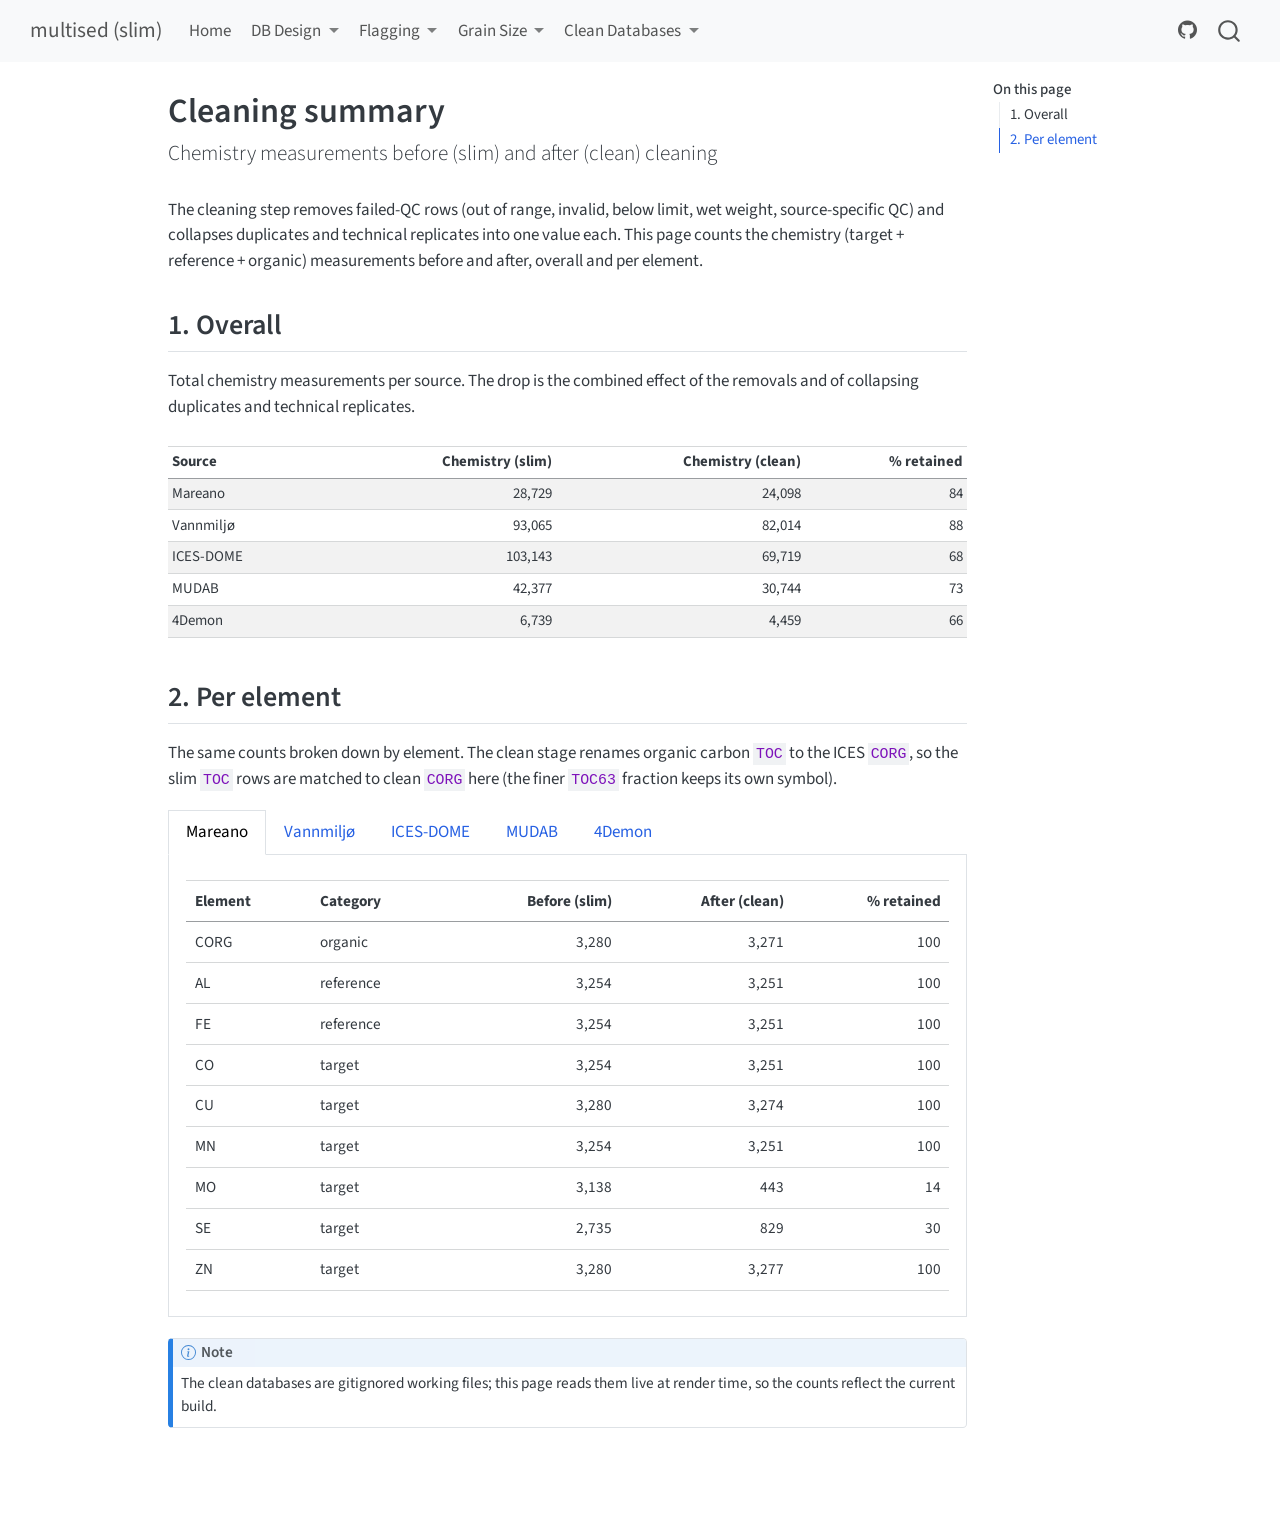
<file: clean-cleaning-summary.html>
<!DOCTYPE html>
<html xmlns="http://www.w3.org/1999/xhtml" lang="en" xml:lang="en"><head>

<meta charset="utf-8">
<meta name="generator" content="quarto-1.9.38">

<meta name="viewport" content="width=device-width, initial-scale=1.0, user-scalable=yes">


<title>Cleaning summary – multised (slim)</title>
<style>
/* Default styles provided by pandoc.
** See https://pandoc.org/MANUAL.html#variables-for-html for config info.
*/
code{white-space: pre-wrap;}
span.smallcaps{font-variant: small-caps;}
div.columns{display: flex; gap: min(4vw, 1.5em);}
div.column{flex: auto; overflow-x: auto;}
div.hanging-indent{margin-left: 1.5em; text-indent: -1.5em;}
ul.task-list{list-style: none;}
ul.task-list li input[type="checkbox"] {
  width: 0.8em;
  margin: 0 0.8em 0.2em -1em; /* quarto-specific, see https://github.com/quarto-dev/quarto-cli/issues/4556 */ 
  vertical-align: middle;
}
</style>


<script src="site_libs/quarto-nav/quarto-nav.js"></script>
<script src="site_libs/quarto-nav/headroom.min.js"></script>
<script src="site_libs/clipboard/clipboard.min.js"></script>
<script src="site_libs/quarto-search/autocomplete.umd.js"></script>
<script src="site_libs/quarto-search/fuse.min.js"></script>
<script src="site_libs/quarto-search/quarto-search.js"></script>
<meta name="quarto:offset" content="./">
<script src="site_libs/quarto-html/quarto.js" type="module"></script>
<script src="site_libs/quarto-html/tabsets/tabsets.js" type="module"></script>
<script src="site_libs/quarto-html/popper.min.js"></script>
<script src="site_libs/quarto-html/tippy.umd.min.js"></script>
<script src="site_libs/quarto-html/anchor.min.js"></script>
<link href="site_libs/quarto-html/tippy.css" rel="stylesheet">
<link href="site_libs/quarto-html/quarto-syntax-highlighting-15634bcf2e68342d4ad2dfa704d543f6.css" rel="stylesheet" id="quarto-text-highlighting-styles">
<script src="site_libs/bootstrap/bootstrap.min.js"></script>
<link href="site_libs/bootstrap/bootstrap-icons.css" rel="stylesheet">
<link href="site_libs/bootstrap/bootstrap-5b3fa5ccbb8ed2e194b31985f2da5f38.min.css" rel="stylesheet" append-hash="true" id="quarto-bootstrap" data-mode="light">
<script id="quarto-search-options" type="application/json">{
  "location": "navbar",
  "copy-button": false,
  "collapse-after": 3,
  "panel-placement": "end",
  "type": "overlay",
  "limit": 50,
  "keyboard-shortcut": [
    "f",
    "/",
    "s"
  ],
  "show-item-context": false,
  "language": {
    "search-no-results-text": "No results",
    "search-matching-documents-text": "matching documents",
    "search-copy-link-title": "Copy link to search",
    "search-hide-matches-text": "Hide additional matches",
    "search-more-match-text": "more match in this document",
    "search-more-matches-text": "more matches in this document",
    "search-clear-button-title": "Clear",
    "search-text-placeholder": "",
    "search-detached-cancel-button-title": "Cancel",
    "search-submit-button-title": "Submit",
    "search-label": "Search"
  }
}</script>


<link rel="stylesheet" href="styles.css">
</head>

<body class="nav-fixed quarto-light">

<div id="quarto-search-results"></div>
  <header id="quarto-header" class="headroom fixed-top">
    <nav class="navbar navbar-expand-lg " data-bs-theme="dark">
      <div class="navbar-container container-fluid">
      <div class="navbar-brand-container mx-auto">
    <a class="navbar-brand" href="./index.html">
    <span class="navbar-title">multised (slim)</span>
    </a>
  </div>
            <div id="quarto-search" class="" title="Search"></div>
          <button class="navbar-toggler" type="button" data-bs-toggle="collapse" data-bs-target="#navbarCollapse" aria-controls="navbarCollapse" role="menu" aria-expanded="false" aria-label="Toggle navigation" onclick="if (window.quartoToggleHeadroom) { window.quartoToggleHeadroom(); }">
  <span class="navbar-toggler-icon"></span>
</button>
          <div class="collapse navbar-collapse" id="navbarCollapse">
            <ul class="navbar-nav navbar-nav-scroll me-auto">
  <li class="nav-item">
    <a class="nav-link" href="./index.html"> 
<span class="menu-text">Home</span></a>
  </li>  
  <li class="nav-item dropdown ">
    <a class="nav-link dropdown-toggle" href="#" id="nav-menu-db-design" role="link" data-bs-toggle="dropdown" aria-expanded="false">
 <span class="menu-text">DB Design</span>
    </a>
    <ul class="dropdown-menu" aria-labelledby="nav-menu-db-design">    
        <li>
    <a class="dropdown-item" href="./db-schema-slim.html">
 <span class="dropdown-text">DB Schema (Slim)</span></a>
  </li>  
        <li>
    <a class="dropdown-item" href="./db-schema-clean.html">
 <span class="dropdown-text">DB Schema (Clean)</span></a>
  </li>  
        <li>
    <a class="dropdown-item" href="./database-downloads.html">
 <span class="dropdown-text">Database Downloads</span></a>
  </li>  
    </ul>
  </li>
  <li class="nav-item dropdown ">
    <a class="nav-link dropdown-toggle" href="#" id="nav-menu-flagging" role="link" data-bs-toggle="dropdown" aria-expanded="false">
 <span class="menu-text">Flagging</span>
    </a>
    <ul class="dropdown-menu" aria-labelledby="nav-menu-flagging">    
        <li>
    <a class="dropdown-item" href="./class-summary.html">
 <span class="dropdown-text">Class Summary</span></a>
  </li>  
        <li>
    <a class="dropdown-item" href="./flagging-conversion-range.html">
 <span class="dropdown-text">Unit Conversion &amp; Range Check</span></a>
  </li>  
        <li>
    <a class="dropdown-item" href="./flagging-common.html">
 <span class="dropdown-text">Common Flags</span></a>
  </li>  
        <li>
    <a class="dropdown-item" href="./flagging-source-specific.html">
 <span class="dropdown-text">Source Specific</span></a>
  </li>  
    </ul>
  </li>
  <li class="nav-item dropdown ">
    <a class="nav-link dropdown-toggle" href="#" id="nav-menu-grain-size" role="link" data-bs-toggle="dropdown" aria-expanded="false">
 <span class="menu-text">Grain Size</span>
    </a>
    <ul class="dropdown-menu" aria-labelledby="nav-menu-grain-size">    
        <li>
    <a class="dropdown-item" href="./grain-size-fraction.html">
 <span class="dropdown-text">Sample Fraction (matrix)</span></a>
  </li>  
        <li>
    <a class="dropdown-item" href="./grain-size-fines.html">
 <span class="dropdown-text">Fines (&lt;63 µm)</span></a>
  </li>  
    </ul>
  </li>
  <li class="nav-item dropdown ">
    <a class="nav-link dropdown-toggle" href="#" id="nav-menu-clean-databases" role="link" data-bs-toggle="dropdown" aria-expanded="false">
 <span class="menu-text">Clean Databases</span>
    </a>
    <ul class="dropdown-menu" aria-labelledby="nav-menu-clean-databases">    
        <li>
    <a class="dropdown-item" href="./clean-overview.html">
 <span class="dropdown-text">Overview</span></a>
  </li>  
        <li>
    <a class="dropdown-item" href="./clean-harmonisation.html">
 <span class="dropdown-text">Harmonisation</span></a>
  </li>  
        <li>
    <a class="dropdown-item" href="./clean-cleaning.html">
 <span class="dropdown-text">Cleaning</span></a>
  </li>  
        <li>
    <a class="dropdown-item" href="./clean-grain-size.html">
 <span class="dropdown-text">Grain-size Tables</span></a>
  </li>  
        <li>
    <a class="dropdown-item" href="./clean-cleaning-summary.html">
 <span class="dropdown-text">Cleaning Summary</span></a>
  </li>  
    </ul>
  </li>
</ul>
            <ul class="navbar-nav navbar-nav-scroll ms-auto">
  <li class="nav-item compact">
    <a class="nav-link" href="https://github.com/seafood-hazards/multised-slim"> <i class="bi bi-github" role="img" aria-label="GitHub">
</i> 
<span class="menu-text"></span></a>
  </li>  
</ul>
          </div> <!-- /navcollapse -->
            <div class="quarto-navbar-tools">
</div>
      </div> <!-- /container-fluid -->
    </nav>
</header>
<!-- content -->
<div id="quarto-content" class="quarto-container page-columns page-rows-contents page-layout-article page-navbar">
<!-- sidebar -->
<!-- margin-sidebar -->
    <div id="quarto-margin-sidebar" class="sidebar margin-sidebar">
        <nav id="TOC" role="doc-toc" class="toc-active">
    <h2 id="toc-title">On this page</h2>
   
  <ul>
  <li><a href="#overall" id="toc-overall" class="nav-link active" data-scroll-target="#overall">1. Overall</a></li>
  <li><a href="#per-element" id="toc-per-element" class="nav-link" data-scroll-target="#per-element">2. Per element</a></li>
  </ul>
</nav>
    </div>
<!-- main -->
<main class="content" id="quarto-document-content">

<header id="title-block-header" class="quarto-title-block default">
<div class="quarto-title">
<h1 class="title">Cleaning summary</h1>
<p class="subtitle lead">Chemistry measurements before (slim) and after (clean) cleaning</p>
</div>



<div class="quarto-title-meta">

    
  
    
  </div>
  


</header>


<div class="cell">
<style type="text/css">
th { white-space: nowrap; }
</style>
</div>
<p>The cleaning step removes failed-QC rows (out of range, invalid, below limit, wet weight, source-specific QC) and collapses duplicates and technical replicates into one value each. This page counts the chemistry (target + reference + organic) measurements before and after, overall and per element.</p>
<section id="overall" class="level2">
<h2 class="anchored" data-anchor-id="overall">1. Overall</h2>
<p>Total chemistry measurements per source. The drop is the combined effect of the removals and of collapsing duplicates and technical replicates.</p>
<div class="cell">
<div class="cell-output-display">
<table class="caption-top table table-sm table-striped small">
<thead>
<tr class="header">
<th style="text-align: left;">Source</th>
<th style="text-align: right;">Chemistry (slim)</th>
<th style="text-align: right;">Chemistry (clean)</th>
<th style="text-align: right;">% retained</th>
</tr>
</thead>
<tbody>
<tr class="odd">
<td style="text-align: left;">Mareano</td>
<td style="text-align: right;">28,729</td>
<td style="text-align: right;">24,098</td>
<td style="text-align: right;">84</td>
</tr>
<tr class="even">
<td style="text-align: left;">Vannmiljø</td>
<td style="text-align: right;">93,065</td>
<td style="text-align: right;">82,014</td>
<td style="text-align: right;">88</td>
</tr>
<tr class="odd">
<td style="text-align: left;">ICES-DOME</td>
<td style="text-align: right;">103,143</td>
<td style="text-align: right;">69,719</td>
<td style="text-align: right;">68</td>
</tr>
<tr class="even">
<td style="text-align: left;">MUDAB</td>
<td style="text-align: right;">42,377</td>
<td style="text-align: right;">30,744</td>
<td style="text-align: right;">73</td>
</tr>
<tr class="odd">
<td style="text-align: left;">4Demon</td>
<td style="text-align: right;">6,739</td>
<td style="text-align: right;">4,459</td>
<td style="text-align: right;">66</td>
</tr>
</tbody>
</table>
</div>
</div>
</section>
<section id="per-element" class="level2">
<h2 class="anchored" data-anchor-id="per-element">2. Per element</h2>
<p>The same counts broken down by element. The clean stage renames organic carbon <code>TOC</code> to the ICES <code>CORG</code>, so the slim <code>TOC</code> rows are matched to clean <code>CORG</code> here (the finer <code>TOC63</code> fraction keeps its own symbol).</p>
<div class="tabset-margin-container"></div><div class="panel-tabset">
<ul class="nav nav-tabs" role="tablist"><li class="nav-item" role="presentation"><a class="nav-link active" id="tabset-1-1-tab" data-bs-toggle="tab" data-bs-target="#tabset-1-1" role="tab" aria-controls="tabset-1-1" aria-selected="true" href="">Mareano</a></li><li class="nav-item" role="presentation"><a class="nav-link" id="tabset-1-2-tab" data-bs-toggle="tab" data-bs-target="#tabset-1-2" role="tab" aria-controls="tabset-1-2" aria-selected="false" href="">Vannmiljø</a></li><li class="nav-item" role="presentation"><a class="nav-link" id="tabset-1-3-tab" data-bs-toggle="tab" data-bs-target="#tabset-1-3" role="tab" aria-controls="tabset-1-3" aria-selected="false" href="">ICES-DOME</a></li><li class="nav-item" role="presentation"><a class="nav-link" id="tabset-1-4-tab" data-bs-toggle="tab" data-bs-target="#tabset-1-4" role="tab" aria-controls="tabset-1-4" aria-selected="false" href="">MUDAB</a></li><li class="nav-item" role="presentation"><a class="nav-link" id="tabset-1-5-tab" data-bs-toggle="tab" data-bs-target="#tabset-1-5" role="tab" aria-controls="tabset-1-5" aria-selected="false" href="">4Demon</a></li></ul>
<div class="tab-content">
<div id="tabset-1-1" class="tab-pane active" role="tabpanel" aria-labelledby="tabset-1-1-tab">
<table class="caption-top table">
<thead>
<tr class="header">
<th style="text-align: left;">Element</th>
<th style="text-align: left;">Category</th>
<th style="text-align: right;">Before (slim)</th>
<th style="text-align: right;">After (clean)</th>
<th style="text-align: right;">% retained</th>
</tr>
</thead>
<tbody>
<tr class="odd">
<td style="text-align: left;">CORG</td>
<td style="text-align: left;">organic</td>
<td style="text-align: right;">3,280</td>
<td style="text-align: right;">3,271</td>
<td style="text-align: right;">100</td>
</tr>
<tr class="even">
<td style="text-align: left;">AL</td>
<td style="text-align: left;">reference</td>
<td style="text-align: right;">3,254</td>
<td style="text-align: right;">3,251</td>
<td style="text-align: right;">100</td>
</tr>
<tr class="odd">
<td style="text-align: left;">FE</td>
<td style="text-align: left;">reference</td>
<td style="text-align: right;">3,254</td>
<td style="text-align: right;">3,251</td>
<td style="text-align: right;">100</td>
</tr>
<tr class="even">
<td style="text-align: left;">CO</td>
<td style="text-align: left;">target</td>
<td style="text-align: right;">3,254</td>
<td style="text-align: right;">3,251</td>
<td style="text-align: right;">100</td>
</tr>
<tr class="odd">
<td style="text-align: left;">CU</td>
<td style="text-align: left;">target</td>
<td style="text-align: right;">3,280</td>
<td style="text-align: right;">3,274</td>
<td style="text-align: right;">100</td>
</tr>
<tr class="even">
<td style="text-align: left;">MN</td>
<td style="text-align: left;">target</td>
<td style="text-align: right;">3,254</td>
<td style="text-align: right;">3,251</td>
<td style="text-align: right;">100</td>
</tr>
<tr class="odd">
<td style="text-align: left;">MO</td>
<td style="text-align: left;">target</td>
<td style="text-align: right;">3,138</td>
<td style="text-align: right;">443</td>
<td style="text-align: right;">14</td>
</tr>
<tr class="even">
<td style="text-align: left;">SE</td>
<td style="text-align: left;">target</td>
<td style="text-align: right;">2,735</td>
<td style="text-align: right;">829</td>
<td style="text-align: right;">30</td>
</tr>
<tr class="odd">
<td style="text-align: left;">ZN</td>
<td style="text-align: left;">target</td>
<td style="text-align: right;">3,280</td>
<td style="text-align: right;">3,277</td>
<td style="text-align: right;">100</td>
</tr>
</tbody>
</table>
</div>
<div id="tabset-1-2" class="tab-pane" role="tabpanel" aria-labelledby="tabset-1-2-tab">
<table class="caption-top table">
<thead>
<tr class="header">
<th style="text-align: left;">Element</th>
<th style="text-align: left;">Category</th>
<th style="text-align: right;">Before (slim)</th>
<th style="text-align: right;">After (clean)</th>
<th style="text-align: right;">% retained</th>
</tr>
</thead>
<tbody>
<tr class="odd">
<td style="text-align: left;">CORG</td>
<td style="text-align: left;">organic</td>
<td style="text-align: right;">16,463</td>
<td style="text-align: right;">14,272</td>
<td style="text-align: right;">87</td>
</tr>
<tr class="even">
<td style="text-align: left;">TOC63</td>
<td style="text-align: left;">organic</td>
<td style="text-align: right;">12,716</td>
<td style="text-align: right;">12,326</td>
<td style="text-align: right;">97</td>
</tr>
<tr class="odd">
<td style="text-align: left;">AL</td>
<td style="text-align: left;">reference</td>
<td style="text-align: right;">725</td>
<td style="text-align: right;">410</td>
<td style="text-align: right;">57</td>
</tr>
<tr class="even">
<td style="text-align: left;">FE</td>
<td style="text-align: left;">reference</td>
<td style="text-align: right;">1,144</td>
<td style="text-align: right;">796</td>
<td style="text-align: right;">70</td>
</tr>
<tr class="odd">
<td style="text-align: left;">CO</td>
<td style="text-align: left;">target</td>
<td style="text-align: right;">813</td>
<td style="text-align: right;">672</td>
<td style="text-align: right;">83</td>
</tr>
<tr class="even">
<td style="text-align: left;">CU</td>
<td style="text-align: left;">target</td>
<td style="text-align: right;">30,303</td>
<td style="text-align: right;">26,840</td>
<td style="text-align: right;">89</td>
</tr>
<tr class="odd">
<td style="text-align: left;">MN</td>
<td style="text-align: left;">target</td>
<td style="text-align: right;">1,662</td>
<td style="text-align: right;">665</td>
<td style="text-align: right;">40</td>
</tr>
<tr class="even">
<td style="text-align: left;">MO</td>
<td style="text-align: left;">target</td>
<td style="text-align: right;">722</td>
<td style="text-align: right;">419</td>
<td style="text-align: right;">58</td>
</tr>
<tr class="odd">
<td style="text-align: left;">SE</td>
<td style="text-align: left;">target</td>
<td style="text-align: right;">203</td>
<td style="text-align: right;">64</td>
<td style="text-align: right;">32</td>
</tr>
<tr class="even">
<td style="text-align: left;">ZN</td>
<td style="text-align: left;">target</td>
<td style="text-align: right;">28,314</td>
<td style="text-align: right;">25,550</td>
<td style="text-align: right;">90</td>
</tr>
</tbody>
</table>
</div>
<div id="tabset-1-3" class="tab-pane" role="tabpanel" aria-labelledby="tabset-1-3-tab">
<table class="caption-top table">
<thead>
<tr class="header">
<th style="text-align: left;">Element</th>
<th style="text-align: left;">Category</th>
<th style="text-align: right;">Before (slim)</th>
<th style="text-align: right;">After (clean)</th>
<th style="text-align: right;">% retained</th>
</tr>
</thead>
<tbody>
<tr class="odd">
<td style="text-align: left;">CORG</td>
<td style="text-align: left;">organic</td>
<td style="text-align: right;">14,710</td>
<td style="text-align: right;">10,231</td>
<td style="text-align: right;">70</td>
</tr>
<tr class="even">
<td style="text-align: left;">AL</td>
<td style="text-align: left;">reference</td>
<td style="text-align: right;">17,706</td>
<td style="text-align: right;">12,192</td>
<td style="text-align: right;">69</td>
</tr>
<tr class="odd">
<td style="text-align: left;">FE</td>
<td style="text-align: left;">reference</td>
<td style="text-align: right;">12,713</td>
<td style="text-align: right;">8,804</td>
<td style="text-align: right;">69</td>
</tr>
<tr class="even">
<td style="text-align: left;">CO</td>
<td style="text-align: left;">target</td>
<td style="text-align: right;">2,996</td>
<td style="text-align: right;">2,409</td>
<td style="text-align: right;">80</td>
</tr>
<tr class="odd">
<td style="text-align: left;">CU</td>
<td style="text-align: left;">target</td>
<td style="text-align: right;">20,681</td>
<td style="text-align: right;">13,600</td>
<td style="text-align: right;">66</td>
</tr>
<tr class="even">
<td style="text-align: left;">I</td>
<td style="text-align: left;">target</td>
<td style="text-align: right;">46</td>
<td style="text-align: right;">15</td>
<td style="text-align: right;">33</td>
</tr>
<tr class="odd">
<td style="text-align: left;">MN</td>
<td style="text-align: left;">target</td>
<td style="text-align: right;">10,866</td>
<td style="text-align: right;">7,324</td>
<td style="text-align: right;">67</td>
</tr>
<tr class="even">
<td style="text-align: left;">MO</td>
<td style="text-align: left;">target</td>
<td style="text-align: right;">2,750</td>
<td style="text-align: right;">1,157</td>
<td style="text-align: right;">42</td>
</tr>
<tr class="odd">
<td style="text-align: left;">SE</td>
<td style="text-align: left;">target</td>
<td style="text-align: right;">94</td>
<td style="text-align: right;">57</td>
<td style="text-align: right;">61</td>
</tr>
<tr class="even">
<td style="text-align: left;">ZN</td>
<td style="text-align: left;">target</td>
<td style="text-align: right;">20,581</td>
<td style="text-align: right;">13,930</td>
<td style="text-align: right;">68</td>
</tr>
</tbody>
</table>
</div>
<div id="tabset-1-4" class="tab-pane" role="tabpanel" aria-labelledby="tabset-1-4-tab">
<table class="caption-top table">
<thead>
<tr class="header">
<th style="text-align: left;">Element</th>
<th style="text-align: left;">Category</th>
<th style="text-align: right;">Before (slim)</th>
<th style="text-align: right;">After (clean)</th>
<th style="text-align: right;">% retained</th>
</tr>
</thead>
<tbody>
<tr class="odd">
<td style="text-align: left;">CORG</td>
<td style="text-align: left;">organic</td>
<td style="text-align: right;">4,894</td>
<td style="text-align: right;">4,527</td>
<td style="text-align: right;">93</td>
</tr>
<tr class="even">
<td style="text-align: left;">AL</td>
<td style="text-align: left;">reference</td>
<td style="text-align: right;">6,296</td>
<td style="text-align: right;">4,401</td>
<td style="text-align: right;">70</td>
</tr>
<tr class="odd">
<td style="text-align: left;">FE</td>
<td style="text-align: left;">reference</td>
<td style="text-align: right;">5,143</td>
<td style="text-align: right;">3,927</td>
<td style="text-align: right;">76</td>
</tr>
<tr class="even">
<td style="text-align: left;">CO</td>
<td style="text-align: left;">target</td>
<td style="text-align: right;">1,872</td>
<td style="text-align: right;">1,463</td>
<td style="text-align: right;">78</td>
</tr>
<tr class="odd">
<td style="text-align: left;">CU</td>
<td style="text-align: left;">target</td>
<td style="text-align: right;">8,876</td>
<td style="text-align: right;">6,108</td>
<td style="text-align: right;">69</td>
</tr>
<tr class="even">
<td style="text-align: left;">MN</td>
<td style="text-align: left;">target</td>
<td style="text-align: right;">3,980</td>
<td style="text-align: right;">3,182</td>
<td style="text-align: right;">80</td>
</tr>
<tr class="odd">
<td style="text-align: left;">MO</td>
<td style="text-align: left;">target</td>
<td style="text-align: right;">2,453</td>
<td style="text-align: right;">1,071</td>
<td style="text-align: right;">44</td>
</tr>
<tr class="even">
<td style="text-align: left;">SE</td>
<td style="text-align: left;">target</td>
<td style="text-align: right;">36</td>
<td style="text-align: right;">6</td>
<td style="text-align: right;">17</td>
</tr>
<tr class="odd">
<td style="text-align: left;">ZN</td>
<td style="text-align: left;">target</td>
<td style="text-align: right;">8,827</td>
<td style="text-align: right;">6,059</td>
<td style="text-align: right;">69</td>
</tr>
</tbody>
</table>
</div>
<div id="tabset-1-5" class="tab-pane" role="tabpanel" aria-labelledby="tabset-1-5-tab">
<table class="caption-top table">
<thead>
<tr class="header">
<th style="text-align: left;">Element</th>
<th style="text-align: left;">Category</th>
<th style="text-align: right;">Before (slim)</th>
<th style="text-align: right;">After (clean)</th>
<th style="text-align: right;">% retained</th>
</tr>
</thead>
<tbody>
<tr class="odd">
<td style="text-align: left;">AL</td>
<td style="text-align: left;">reference</td>
<td style="text-align: right;">1,595</td>
<td style="text-align: right;">1,011</td>
<td style="text-align: right;">63</td>
</tr>
<tr class="even">
<td style="text-align: left;">FE</td>
<td style="text-align: left;">reference</td>
<td style="text-align: right;">1,616</td>
<td style="text-align: right;">1,057</td>
<td style="text-align: right;">65</td>
</tr>
<tr class="odd">
<td style="text-align: left;">CU</td>
<td style="text-align: left;">target</td>
<td style="text-align: right;">1,742</td>
<td style="text-align: right;">1,197</td>
<td style="text-align: right;">69</td>
</tr>
<tr class="even">
<td style="text-align: left;">ZN</td>
<td style="text-align: left;">target</td>
<td style="text-align: right;">1,786</td>
<td style="text-align: right;">1,194</td>
<td style="text-align: right;">67</td>
</tr>
</tbody>
</table>
</div>
</div>
</div>
<div class="callout callout-style-default callout-note callout-titled">
<div class="callout-header d-flex align-content-center">
<div class="callout-icon-container">
<i class="callout-icon"></i>
</div>
<div class="callout-title-container flex-fill">
Note
</div>
</div>
<div class="callout-body-container callout-body">
<p>The clean databases are gitignored working files; this page reads them live at render time, so the counts reflect the current build.</p>
</div>
</div>


</section>

</main> <!-- /main -->
<script id="quarto-html-after-body" type="application/javascript">
  window.document.addEventListener("DOMContentLoaded", function (event) {
    const icon = "";
    const anchorJS = new window.AnchorJS();
    anchorJS.options = {
      placement: 'right',
      icon: icon
    };
    anchorJS.add('.anchored');
    const isCodeAnnotation = (el) => {
      for (const clz of el.classList) {
        if (clz.startsWith('code-annotation-')) {                     
          return true;
        }
      }
      return false;
    }
    const onCopySuccess = function(e) {
      // button target
      const button = e.trigger;
      // don't keep focus
      button.blur();
      // flash "checked"
      button.classList.add('code-copy-button-checked');
      var currentTitle = button.getAttribute("title");
      button.setAttribute("title", "Copied!");
      let tooltip;
      if (window.bootstrap) {
        button.setAttribute("data-bs-toggle", "tooltip");
        button.setAttribute("data-bs-placement", "left");
        button.setAttribute("data-bs-title", "Copied!");
        tooltip = new bootstrap.Tooltip(button, 
          { trigger: "manual", 
            customClass: "code-copy-button-tooltip",
            offset: [0, -8]});
        tooltip.show();    
      }
      setTimeout(function() {
        if (tooltip) {
          tooltip.hide();
          button.removeAttribute("data-bs-title");
          button.removeAttribute("data-bs-toggle");
          button.removeAttribute("data-bs-placement");
        }
        button.setAttribute("title", currentTitle);
        button.classList.remove('code-copy-button-checked');
      }, 1000);
      // clear code selection
      e.clearSelection();
    }
    const getTextToCopy = function(trigger) {
      const outerScaffold = trigger.parentElement.cloneNode(true);
      const codeEl = outerScaffold.querySelector('code');
      for (const childEl of codeEl.children) {
        if (isCodeAnnotation(childEl)) {
          childEl.remove();
        }
      }
      return codeEl.innerText;
    }
    const clipboard = new window.ClipboardJS('.code-copy-button:not([data-in-quarto-modal])', {
      text: getTextToCopy
    });
    clipboard.on('success', onCopySuccess);
    if (window.document.getElementById('quarto-embedded-source-code-modal')) {
      const clipboardModal = new window.ClipboardJS('.code-copy-button[data-in-quarto-modal]', {
        text: getTextToCopy,
        container: window.document.getElementById('quarto-embedded-source-code-modal')
      });
      clipboardModal.on('success', onCopySuccess);
    }
      var localhostRegex = new RegExp(/^(?:http|https):\/\/localhost\:?[0-9]*\//);
      var mailtoRegex = new RegExp(/^mailto:/);
        var filterRegex = new RegExp('/' + window.location.host + '/');
      var isInternal = (href) => {
          return filterRegex.test(href) || localhostRegex.test(href) || mailtoRegex.test(href);
      }
      // Inspect non-navigation links and adorn them if external
     var links = window.document.querySelectorAll('a[href]:not(.nav-link):not(.navbar-brand):not(.toc-action):not(.sidebar-link):not(.sidebar-item-toggle):not(.pagination-link):not(.no-external):not([aria-hidden]):not(.dropdown-item):not(.quarto-navigation-tool):not(.about-link)');
      for (var i=0; i<links.length; i++) {
        const link = links[i];
        if (!isInternal(link.href)) {
          // undo the damage that might have been done by quarto-nav.js in the case of
          // links that we want to consider external
          if (link.dataset.originalHref !== undefined) {
            link.href = link.dataset.originalHref;
          }
        }
      }
    function tippyHover(el, contentFn, onTriggerFn, onUntriggerFn) {
      const config = {
        allowHTML: true,
        maxWidth: 500,
        delay: 100,
        arrow: false,
        appendTo: function(el) {
            return el.parentElement;
        },
        interactive: true,
        interactiveBorder: 10,
        theme: 'quarto',
        placement: 'bottom-start',
      };
      if (contentFn) {
        config.content = contentFn;
      }
      if (onTriggerFn) {
        config.onTrigger = onTriggerFn;
      }
      if (onUntriggerFn) {
        config.onUntrigger = onUntriggerFn;
      }
      window.tippy(el, config); 
    }
    const noterefs = window.document.querySelectorAll('a[role="doc-noteref"]');
    for (var i=0; i<noterefs.length; i++) {
      const ref = noterefs[i];
      tippyHover(ref, function() {
        // use id or data attribute instead here
        let href = ref.getAttribute('data-footnote-href') || ref.getAttribute('href');
        try { href = new URL(href).hash; } catch {}
        const id = href.replace(/^#\/?/, "");
        const note = window.document.getElementById(id);
        if (note) {
          return note.innerHTML;
        } else {
          return "";
        }
      });
    }
    const xrefs = window.document.querySelectorAll('a.quarto-xref');
    const processXRef = (id, note) => {
      // Strip column container classes
      const stripColumnClz = (el) => {
        el.classList.remove("page-full", "page-columns");
        if (el.children) {
          for (const child of el.children) {
            stripColumnClz(child);
          }
        }
      }
      stripColumnClz(note)
      if (id === null || id.startsWith('sec-')) {
        // Special case sections, only their first couple elements
        const container = document.createElement("div");
        if (note.children && note.children.length > 2) {
          container.appendChild(note.children[0].cloneNode(true));
          for (let i = 1; i < note.children.length; i++) {
            const child = note.children[i];
            if (child.tagName === "P" && child.innerText === "") {
              continue;
            } else {
              container.appendChild(child.cloneNode(true));
              break;
            }
          }
          if (window.Quarto?.typesetMath) {
            window.Quarto.typesetMath(container);
          }
          return container.innerHTML
        } else {
          if (window.Quarto?.typesetMath) {
            window.Quarto.typesetMath(note);
          }
          return note.innerHTML;
        }
      } else {
        // Remove any anchor links if they are present
        const anchorLink = note.querySelector('a.anchorjs-link');
        if (anchorLink) {
          anchorLink.remove();
        }
        if (window.Quarto?.typesetMath) {
          window.Quarto.typesetMath(note);
        }
        if (note.classList.contains("callout")) {
          return note.outerHTML;
        } else {
          return note.innerHTML;
        }
      }
    }
    for (var i=0; i<xrefs.length; i++) {
      const xref = xrefs[i];
      tippyHover(xref, undefined, function(instance) {
        instance.disable();
        let url = xref.getAttribute('href');
        let hash = undefined; 
        if (url.startsWith('#')) {
          hash = url;
        } else {
          try { hash = new URL(url).hash; } catch {}
        }
        if (hash) {
          const id = hash.replace(/^#\/?/, "");
          const note = window.document.getElementById(id);
          if (note !== null) {
            try {
              const html = processXRef(id, note.cloneNode(true));
              instance.setContent(html);
            } finally {
              instance.enable();
              instance.show();
            }
          } else {
            // See if we can fetch this
            fetch(url.split('#')[0])
            .then(res => res.text())
            .then(html => {
              const parser = new DOMParser();
              const htmlDoc = parser.parseFromString(html, "text/html");
              const note = htmlDoc.getElementById(id);
              if (note !== null) {
                const html = processXRef(id, note);
                instance.setContent(html);
              } 
            }).finally(() => {
              instance.enable();
              instance.show();
            });
          }
        } else {
          // See if we can fetch a full url (with no hash to target)
          // This is a special case and we should probably do some content thinning / targeting
          fetch(url)
          .then(res => res.text())
          .then(html => {
            const parser = new DOMParser();
            const htmlDoc = parser.parseFromString(html, "text/html");
            const note = htmlDoc.querySelector('main.content');
            if (note !== null) {
              // This should only happen for chapter cross references
              // (since there is no id in the URL)
              // remove the first header
              if (note.children.length > 0 && note.children[0].tagName === "HEADER") {
                note.children[0].remove();
              }
              const html = processXRef(null, note);
              instance.setContent(html);
            } 
          }).finally(() => {
            instance.enable();
            instance.show();
          });
        }
      }, function(instance) {
      });
    }
        let selectedAnnoteEl;
        const selectorForAnnotation = ( cell, annotation) => {
          let cellAttr = 'data-code-cell="' + cell + '"';
          let lineAttr = 'data-code-annotation="' +  annotation + '"';
          const selector = 'span[' + cellAttr + '][' + lineAttr + ']';
          return selector;
        }
        const selectCodeLines = (annoteEl) => {
          const doc = window.document;
          const targetCell = annoteEl.getAttribute("data-target-cell");
          const targetAnnotation = annoteEl.getAttribute("data-target-annotation");
          const annoteSpan = window.document.querySelector(selectorForAnnotation(targetCell, targetAnnotation));
          const lines = annoteSpan.getAttribute("data-code-lines").split(",");
          const lineIds = lines.map((line) => {
            return targetCell + "-" + line;
          })
          let top = null;
          let height = null;
          let parent = null;
          if (lineIds.length > 0) {
              //compute the position of the single el (top and bottom and make a div)
              const el = window.document.getElementById(lineIds[0]);
              top = el.offsetTop;
              height = el.offsetHeight;
              parent = el.parentElement.parentElement;
            if (lineIds.length > 1) {
              const lastEl = window.document.getElementById(lineIds[lineIds.length - 1]);
              const bottom = lastEl.offsetTop + lastEl.offsetHeight;
              height = bottom - top;
            }
            if (top !== null && height !== null && parent !== null) {
              // cook up a div (if necessary) and position it 
              let div = window.document.getElementById("code-annotation-line-highlight");
              if (div === null) {
                div = window.document.createElement("div");
                div.setAttribute("id", "code-annotation-line-highlight");
                div.style.position = 'absolute';
                parent.appendChild(div);
              }
              div.style.top = top - 2 + "px";
              div.style.height = height + 4 + "px";
              div.style.left = 0;
              let gutterDiv = window.document.getElementById("code-annotation-line-highlight-gutter");
              if (gutterDiv === null) {
                gutterDiv = window.document.createElement("div");
                gutterDiv.setAttribute("id", "code-annotation-line-highlight-gutter");
                gutterDiv.style.position = 'absolute';
                const codeCell = window.document.getElementById(targetCell);
                const gutter = codeCell.querySelector('.code-annotation-gutter');
                gutter.appendChild(gutterDiv);
              }
              gutterDiv.style.top = top - 2 + "px";
              gutterDiv.style.height = height + 4 + "px";
            }
            selectedAnnoteEl = annoteEl;
          }
        };
        const unselectCodeLines = () => {
          const elementsIds = ["code-annotation-line-highlight", "code-annotation-line-highlight-gutter"];
          elementsIds.forEach((elId) => {
            const div = window.document.getElementById(elId);
            if (div) {
              div.remove();
            }
          });
          selectedAnnoteEl = undefined;
        };
          // Handle positioning of the toggle
      window.addEventListener(
        "resize",
        throttle(() => {
          elRect = undefined;
          if (selectedAnnoteEl) {
            selectCodeLines(selectedAnnoteEl);
          }
        }, 10)
      );
      function throttle(fn, ms) {
      let throttle = false;
      let timer;
        return (...args) => {
          if(!throttle) { // first call gets through
              fn.apply(this, args);
              throttle = true;
          } else { // all the others get throttled
              if(timer) clearTimeout(timer); // cancel #2
              timer = setTimeout(() => {
                fn.apply(this, args);
                timer = throttle = false;
              }, ms);
          }
        };
      }
        // Attach click handler to the DT
        const annoteDls = window.document.querySelectorAll('dt[data-target-cell]');
        for (const annoteDlNode of annoteDls) {
          annoteDlNode.addEventListener('click', (event) => {
            const clickedEl = event.target;
            if (clickedEl !== selectedAnnoteEl) {
              unselectCodeLines();
              const activeEl = window.document.querySelector('dt[data-target-cell].code-annotation-active');
              if (activeEl) {
                activeEl.classList.remove('code-annotation-active');
              }
              selectCodeLines(clickedEl);
              clickedEl.classList.add('code-annotation-active');
            } else {
              // Unselect the line
              unselectCodeLines();
              clickedEl.classList.remove('code-annotation-active');
            }
          });
        }
    const findCites = (el) => {
      const parentEl = el.parentElement;
      if (parentEl) {
        const cites = parentEl.dataset.cites;
        if (cites) {
          return {
            el,
            cites: cites.split(' ')
          };
        } else {
          return findCites(el.parentElement)
        }
      } else {
        return undefined;
      }
    };
    var bibliorefs = window.document.querySelectorAll('a[role="doc-biblioref"]');
    for (var i=0; i<bibliorefs.length; i++) {
      const ref = bibliorefs[i];
      const citeInfo = findCites(ref);
      if (citeInfo) {
        tippyHover(citeInfo.el, function() {
          var popup = window.document.createElement('div');
          citeInfo.cites.forEach(function(cite) {
            var citeDiv = window.document.createElement('div');
            citeDiv.classList.add('hanging-indent');
            citeDiv.classList.add('csl-entry');
            var biblioDiv = window.document.getElementById('ref-' + cite);
            if (biblioDiv) {
              citeDiv.innerHTML = biblioDiv.innerHTML;
            }
            popup.appendChild(citeDiv);
          });
          return popup.innerHTML;
        });
      }
    }
  });
  </script>
</div> <!-- /content -->




</body></html>
</file>
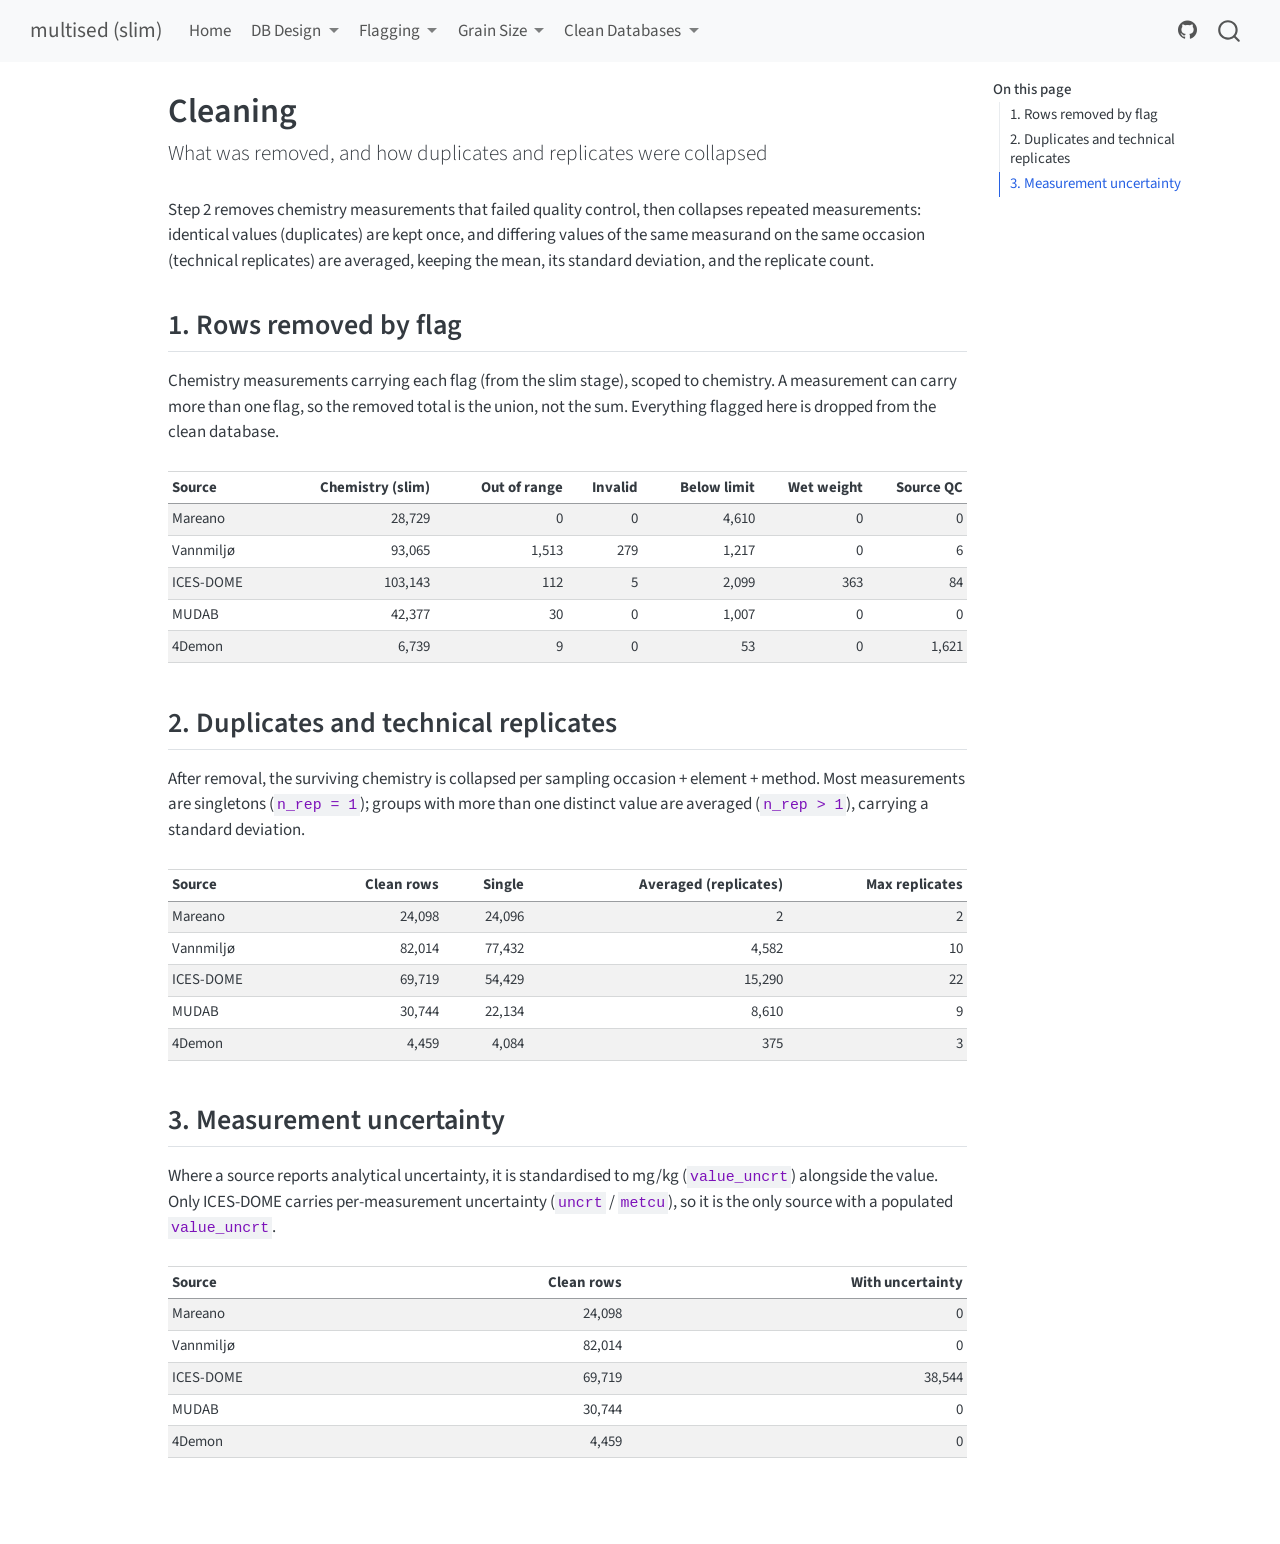
<file: clean-cleaning.html>
<!DOCTYPE html>
<html xmlns="http://www.w3.org/1999/xhtml" lang="en" xml:lang="en"><head>

<meta charset="utf-8">
<meta name="generator" content="quarto-1.9.38">

<meta name="viewport" content="width=device-width, initial-scale=1.0, user-scalable=yes">


<title>Cleaning – multised (slim)</title>
<style>
/* Default styles provided by pandoc.
** See https://pandoc.org/MANUAL.html#variables-for-html for config info.
*/
code{white-space: pre-wrap;}
span.smallcaps{font-variant: small-caps;}
div.columns{display: flex; gap: min(4vw, 1.5em);}
div.column{flex: auto; overflow-x: auto;}
div.hanging-indent{margin-left: 1.5em; text-indent: -1.5em;}
ul.task-list{list-style: none;}
ul.task-list li input[type="checkbox"] {
  width: 0.8em;
  margin: 0 0.8em 0.2em -1em; /* quarto-specific, see https://github.com/quarto-dev/quarto-cli/issues/4556 */ 
  vertical-align: middle;
}
</style>


<script src="site_libs/quarto-nav/quarto-nav.js"></script>
<script src="site_libs/quarto-nav/headroom.min.js"></script>
<script src="site_libs/clipboard/clipboard.min.js"></script>
<script src="site_libs/quarto-search/autocomplete.umd.js"></script>
<script src="site_libs/quarto-search/fuse.min.js"></script>
<script src="site_libs/quarto-search/quarto-search.js"></script>
<meta name="quarto:offset" content="./">
<script src="site_libs/quarto-html/quarto.js" type="module"></script>
<script src="site_libs/quarto-html/tabsets/tabsets.js" type="module"></script>
<script src="site_libs/quarto-html/popper.min.js"></script>
<script src="site_libs/quarto-html/tippy.umd.min.js"></script>
<script src="site_libs/quarto-html/anchor.min.js"></script>
<link href="site_libs/quarto-html/tippy.css" rel="stylesheet">
<link href="site_libs/quarto-html/quarto-syntax-highlighting-15634bcf2e68342d4ad2dfa704d543f6.css" rel="stylesheet" id="quarto-text-highlighting-styles">
<script src="site_libs/bootstrap/bootstrap.min.js"></script>
<link href="site_libs/bootstrap/bootstrap-icons.css" rel="stylesheet">
<link href="site_libs/bootstrap/bootstrap-5b3fa5ccbb8ed2e194b31985f2da5f38.min.css" rel="stylesheet" append-hash="true" id="quarto-bootstrap" data-mode="light">
<script id="quarto-search-options" type="application/json">{
  "location": "navbar",
  "copy-button": false,
  "collapse-after": 3,
  "panel-placement": "end",
  "type": "overlay",
  "limit": 50,
  "keyboard-shortcut": [
    "f",
    "/",
    "s"
  ],
  "show-item-context": false,
  "language": {
    "search-no-results-text": "No results",
    "search-matching-documents-text": "matching documents",
    "search-copy-link-title": "Copy link to search",
    "search-hide-matches-text": "Hide additional matches",
    "search-more-match-text": "more match in this document",
    "search-more-matches-text": "more matches in this document",
    "search-clear-button-title": "Clear",
    "search-text-placeholder": "",
    "search-detached-cancel-button-title": "Cancel",
    "search-submit-button-title": "Submit",
    "search-label": "Search"
  }
}</script>


<link rel="stylesheet" href="styles.css">
</head>

<body class="nav-fixed quarto-light">

<div id="quarto-search-results"></div>
  <header id="quarto-header" class="headroom fixed-top">
    <nav class="navbar navbar-expand-lg " data-bs-theme="dark">
      <div class="navbar-container container-fluid">
      <div class="navbar-brand-container mx-auto">
    <a class="navbar-brand" href="./index.html">
    <span class="navbar-title">multised (slim)</span>
    </a>
  </div>
            <div id="quarto-search" class="" title="Search"></div>
          <button class="navbar-toggler" type="button" data-bs-toggle="collapse" data-bs-target="#navbarCollapse" aria-controls="navbarCollapse" role="menu" aria-expanded="false" aria-label="Toggle navigation" onclick="if (window.quartoToggleHeadroom) { window.quartoToggleHeadroom(); }">
  <span class="navbar-toggler-icon"></span>
</button>
          <div class="collapse navbar-collapse" id="navbarCollapse">
            <ul class="navbar-nav navbar-nav-scroll me-auto">
  <li class="nav-item">
    <a class="nav-link" href="./index.html"> 
<span class="menu-text">Home</span></a>
  </li>  
  <li class="nav-item dropdown ">
    <a class="nav-link dropdown-toggle" href="#" id="nav-menu-db-design" role="link" data-bs-toggle="dropdown" aria-expanded="false">
 <span class="menu-text">DB Design</span>
    </a>
    <ul class="dropdown-menu" aria-labelledby="nav-menu-db-design">    
        <li>
    <a class="dropdown-item" href="./db-schema-slim.html">
 <span class="dropdown-text">DB Schema (Slim)</span></a>
  </li>  
        <li>
    <a class="dropdown-item" href="./db-schema-clean.html">
 <span class="dropdown-text">DB Schema (Clean)</span></a>
  </li>  
        <li>
    <a class="dropdown-item" href="./database-downloads.html">
 <span class="dropdown-text">Database Downloads</span></a>
  </li>  
    </ul>
  </li>
  <li class="nav-item dropdown ">
    <a class="nav-link dropdown-toggle" href="#" id="nav-menu-flagging" role="link" data-bs-toggle="dropdown" aria-expanded="false">
 <span class="menu-text">Flagging</span>
    </a>
    <ul class="dropdown-menu" aria-labelledby="nav-menu-flagging">    
        <li>
    <a class="dropdown-item" href="./class-summary.html">
 <span class="dropdown-text">Class Summary</span></a>
  </li>  
        <li>
    <a class="dropdown-item" href="./flagging-conversion-range.html">
 <span class="dropdown-text">Unit Conversion &amp; Range Check</span></a>
  </li>  
        <li>
    <a class="dropdown-item" href="./flagging-common.html">
 <span class="dropdown-text">Common Flags</span></a>
  </li>  
        <li>
    <a class="dropdown-item" href="./flagging-source-specific.html">
 <span class="dropdown-text">Source Specific</span></a>
  </li>  
    </ul>
  </li>
  <li class="nav-item dropdown ">
    <a class="nav-link dropdown-toggle" href="#" id="nav-menu-grain-size" role="link" data-bs-toggle="dropdown" aria-expanded="false">
 <span class="menu-text">Grain Size</span>
    </a>
    <ul class="dropdown-menu" aria-labelledby="nav-menu-grain-size">    
        <li>
    <a class="dropdown-item" href="./grain-size-fraction.html">
 <span class="dropdown-text">Sample Fraction (matrix)</span></a>
  </li>  
        <li>
    <a class="dropdown-item" href="./grain-size-fines.html">
 <span class="dropdown-text">Fines (&lt;63 µm)</span></a>
  </li>  
    </ul>
  </li>
  <li class="nav-item dropdown ">
    <a class="nav-link dropdown-toggle" href="#" id="nav-menu-clean-databases" role="link" data-bs-toggle="dropdown" aria-expanded="false">
 <span class="menu-text">Clean Databases</span>
    </a>
    <ul class="dropdown-menu" aria-labelledby="nav-menu-clean-databases">    
        <li>
    <a class="dropdown-item" href="./clean-overview.html">
 <span class="dropdown-text">Overview</span></a>
  </li>  
        <li>
    <a class="dropdown-item" href="./clean-harmonisation.html">
 <span class="dropdown-text">Harmonisation</span></a>
  </li>  
        <li>
    <a class="dropdown-item" href="./clean-cleaning.html">
 <span class="dropdown-text">Cleaning</span></a>
  </li>  
        <li>
    <a class="dropdown-item" href="./clean-grain-size.html">
 <span class="dropdown-text">Grain-size Tables</span></a>
  </li>  
        <li>
    <a class="dropdown-item" href="./clean-cleaning-summary.html">
 <span class="dropdown-text">Cleaning Summary</span></a>
  </li>  
    </ul>
  </li>
</ul>
            <ul class="navbar-nav navbar-nav-scroll ms-auto">
  <li class="nav-item compact">
    <a class="nav-link" href="https://github.com/seafood-hazards/multised-slim"> <i class="bi bi-github" role="img" aria-label="GitHub">
</i> 
<span class="menu-text"></span></a>
  </li>  
</ul>
          </div> <!-- /navcollapse -->
            <div class="quarto-navbar-tools">
</div>
      </div> <!-- /container-fluid -->
    </nav>
</header>
<!-- content -->
<div id="quarto-content" class="quarto-container page-columns page-rows-contents page-layout-article page-navbar">
<!-- sidebar -->
<!-- margin-sidebar -->
    <div id="quarto-margin-sidebar" class="sidebar margin-sidebar">
        <nav id="TOC" role="doc-toc" class="toc-active">
    <h2 id="toc-title">On this page</h2>
   
  <ul>
  <li><a href="#rows-removed-by-flag" id="toc-rows-removed-by-flag" class="nav-link active" data-scroll-target="#rows-removed-by-flag">1. Rows removed by flag</a></li>
  <li><a href="#duplicates-and-technical-replicates" id="toc-duplicates-and-technical-replicates" class="nav-link" data-scroll-target="#duplicates-and-technical-replicates">2. Duplicates and technical replicates</a></li>
  <li><a href="#measurement-uncertainty" id="toc-measurement-uncertainty" class="nav-link" data-scroll-target="#measurement-uncertainty">3. Measurement uncertainty</a></li>
  </ul>
</nav>
    </div>
<!-- main -->
<main class="content" id="quarto-document-content">

<header id="title-block-header" class="quarto-title-block default">
<div class="quarto-title">
<h1 class="title">Cleaning</h1>
<p class="subtitle lead">What was removed, and how duplicates and replicates were collapsed</p>
</div>



<div class="quarto-title-meta">

    
  
    
  </div>
  


</header>


<div class="cell">
<style type="text/css">
th { white-space: nowrap; }
</style>
</div>
<p>Step 2 removes chemistry measurements that failed quality control, then collapses repeated measurements: identical values (duplicates) are kept once, and differing values of the same measurand on the same occasion (technical replicates) are averaged, keeping the mean, its standard deviation, and the replicate count.</p>
<section id="rows-removed-by-flag" class="level2">
<h2 class="anchored" data-anchor-id="rows-removed-by-flag">1. Rows removed by flag</h2>
<p>Chemistry measurements carrying each flag (from the slim stage), scoped to chemistry. A measurement can carry more than one flag, so the removed total is the union, not the sum. Everything flagged here is dropped from the clean database.</p>
<div class="cell">
<div class="cell-output-display">
<table class="caption-top table table-sm table-striped small">
<colgroup>
<col style="width: 12%">
<col style="width: 20%">
<col style="width: 16%">
<col style="width: 9%">
<col style="width: 14%">
<col style="width: 13%">
<col style="width: 12%">
</colgroup>
<thead>
<tr class="header">
<th style="text-align: left;">Source</th>
<th style="text-align: right;">Chemistry (slim)</th>
<th style="text-align: right;">Out of range</th>
<th style="text-align: right;">Invalid</th>
<th style="text-align: right;">Below limit</th>
<th style="text-align: right;">Wet weight</th>
<th style="text-align: right;">Source QC</th>
</tr>
</thead>
<tbody>
<tr class="odd">
<td style="text-align: left;">Mareano</td>
<td style="text-align: right;">28,729</td>
<td style="text-align: right;">0</td>
<td style="text-align: right;">0</td>
<td style="text-align: right;">4,610</td>
<td style="text-align: right;">0</td>
<td style="text-align: right;">0</td>
</tr>
<tr class="even">
<td style="text-align: left;">Vannmiljø</td>
<td style="text-align: right;">93,065</td>
<td style="text-align: right;">1,513</td>
<td style="text-align: right;">279</td>
<td style="text-align: right;">1,217</td>
<td style="text-align: right;">0</td>
<td style="text-align: right;">6</td>
</tr>
<tr class="odd">
<td style="text-align: left;">ICES-DOME</td>
<td style="text-align: right;">103,143</td>
<td style="text-align: right;">112</td>
<td style="text-align: right;">5</td>
<td style="text-align: right;">2,099</td>
<td style="text-align: right;">363</td>
<td style="text-align: right;">84</td>
</tr>
<tr class="even">
<td style="text-align: left;">MUDAB</td>
<td style="text-align: right;">42,377</td>
<td style="text-align: right;">30</td>
<td style="text-align: right;">0</td>
<td style="text-align: right;">1,007</td>
<td style="text-align: right;">0</td>
<td style="text-align: right;">0</td>
</tr>
<tr class="odd">
<td style="text-align: left;">4Demon</td>
<td style="text-align: right;">6,739</td>
<td style="text-align: right;">9</td>
<td style="text-align: right;">0</td>
<td style="text-align: right;">53</td>
<td style="text-align: right;">0</td>
<td style="text-align: right;">1,621</td>
</tr>
</tbody>
</table>
</div>
</div>
</section>
<section id="duplicates-and-technical-replicates" class="level2">
<h2 class="anchored" data-anchor-id="duplicates-and-technical-replicates">2. Duplicates and technical replicates</h2>
<p>After removal, the surviving chemistry is collapsed per sampling occasion + element + method. Most measurements are singletons (<code>n_rep = 1</code>); groups with more than one distinct value are averaged (<code>n_rep &gt; 1</code>), carrying a standard deviation.</p>
<div class="cell">
<div class="cell-output-display">
<table class="caption-top table table-sm table-striped small">
<thead>
<tr class="header">
<th style="text-align: left;">Source</th>
<th style="text-align: right;">Clean rows</th>
<th style="text-align: right;">Single</th>
<th style="text-align: right;">Averaged (replicates)</th>
<th style="text-align: right;">Max replicates</th>
</tr>
</thead>
<tbody>
<tr class="odd">
<td style="text-align: left;">Mareano</td>
<td style="text-align: right;">24,098</td>
<td style="text-align: right;">24,096</td>
<td style="text-align: right;">2</td>
<td style="text-align: right;">2</td>
</tr>
<tr class="even">
<td style="text-align: left;">Vannmiljø</td>
<td style="text-align: right;">82,014</td>
<td style="text-align: right;">77,432</td>
<td style="text-align: right;">4,582</td>
<td style="text-align: right;">10</td>
</tr>
<tr class="odd">
<td style="text-align: left;">ICES-DOME</td>
<td style="text-align: right;">69,719</td>
<td style="text-align: right;">54,429</td>
<td style="text-align: right;">15,290</td>
<td style="text-align: right;">22</td>
</tr>
<tr class="even">
<td style="text-align: left;">MUDAB</td>
<td style="text-align: right;">30,744</td>
<td style="text-align: right;">22,134</td>
<td style="text-align: right;">8,610</td>
<td style="text-align: right;">9</td>
</tr>
<tr class="odd">
<td style="text-align: left;">4Demon</td>
<td style="text-align: right;">4,459</td>
<td style="text-align: right;">4,084</td>
<td style="text-align: right;">375</td>
<td style="text-align: right;">3</td>
</tr>
</tbody>
</table>
</div>
</div>
</section>
<section id="measurement-uncertainty" class="level2">
<h2 class="anchored" data-anchor-id="measurement-uncertainty">3. Measurement uncertainty</h2>
<p>Where a source reports analytical uncertainty, it is standardised to mg/kg (<code>value_uncrt</code>) alongside the value. Only ICES-DOME carries per-measurement uncertainty (<code>uncrt</code> / <code>metcu</code>), so it is the only source with a populated <code>value_uncrt</code>.</p>
<div class="cell">
<div class="cell-output-display">
<table class="caption-top table table-sm table-striped small">
<thead>
<tr class="header">
<th style="text-align: left;">Source</th>
<th style="text-align: right;">Clean rows</th>
<th style="text-align: right;">With uncertainty</th>
</tr>
</thead>
<tbody>
<tr class="odd">
<td style="text-align: left;">Mareano</td>
<td style="text-align: right;">24,098</td>
<td style="text-align: right;">0</td>
</tr>
<tr class="even">
<td style="text-align: left;">Vannmiljø</td>
<td style="text-align: right;">82,014</td>
<td style="text-align: right;">0</td>
</tr>
<tr class="odd">
<td style="text-align: left;">ICES-DOME</td>
<td style="text-align: right;">69,719</td>
<td style="text-align: right;">38,544</td>
</tr>
<tr class="even">
<td style="text-align: left;">MUDAB</td>
<td style="text-align: right;">30,744</td>
<td style="text-align: right;">0</td>
</tr>
<tr class="odd">
<td style="text-align: left;">4Demon</td>
<td style="text-align: right;">4,459</td>
<td style="text-align: right;">0</td>
</tr>
</tbody>
</table>
</div>
</div>


</section>

</main> <!-- /main -->
<script id="quarto-html-after-body" type="application/javascript">
  window.document.addEventListener("DOMContentLoaded", function (event) {
    const icon = "";
    const anchorJS = new window.AnchorJS();
    anchorJS.options = {
      placement: 'right',
      icon: icon
    };
    anchorJS.add('.anchored');
    const isCodeAnnotation = (el) => {
      for (const clz of el.classList) {
        if (clz.startsWith('code-annotation-')) {                     
          return true;
        }
      }
      return false;
    }
    const onCopySuccess = function(e) {
      // button target
      const button = e.trigger;
      // don't keep focus
      button.blur();
      // flash "checked"
      button.classList.add('code-copy-button-checked');
      var currentTitle = button.getAttribute("title");
      button.setAttribute("title", "Copied!");
      let tooltip;
      if (window.bootstrap) {
        button.setAttribute("data-bs-toggle", "tooltip");
        button.setAttribute("data-bs-placement", "left");
        button.setAttribute("data-bs-title", "Copied!");
        tooltip = new bootstrap.Tooltip(button, 
          { trigger: "manual", 
            customClass: "code-copy-button-tooltip",
            offset: [0, -8]});
        tooltip.show();    
      }
      setTimeout(function() {
        if (tooltip) {
          tooltip.hide();
          button.removeAttribute("data-bs-title");
          button.removeAttribute("data-bs-toggle");
          button.removeAttribute("data-bs-placement");
        }
        button.setAttribute("title", currentTitle);
        button.classList.remove('code-copy-button-checked');
      }, 1000);
      // clear code selection
      e.clearSelection();
    }
    const getTextToCopy = function(trigger) {
      const outerScaffold = trigger.parentElement.cloneNode(true);
      const codeEl = outerScaffold.querySelector('code');
      for (const childEl of codeEl.children) {
        if (isCodeAnnotation(childEl)) {
          childEl.remove();
        }
      }
      return codeEl.innerText;
    }
    const clipboard = new window.ClipboardJS('.code-copy-button:not([data-in-quarto-modal])', {
      text: getTextToCopy
    });
    clipboard.on('success', onCopySuccess);
    if (window.document.getElementById('quarto-embedded-source-code-modal')) {
      const clipboardModal = new window.ClipboardJS('.code-copy-button[data-in-quarto-modal]', {
        text: getTextToCopy,
        container: window.document.getElementById('quarto-embedded-source-code-modal')
      });
      clipboardModal.on('success', onCopySuccess);
    }
      var localhostRegex = new RegExp(/^(?:http|https):\/\/localhost\:?[0-9]*\//);
      var mailtoRegex = new RegExp(/^mailto:/);
        var filterRegex = new RegExp('/' + window.location.host + '/');
      var isInternal = (href) => {
          return filterRegex.test(href) || localhostRegex.test(href) || mailtoRegex.test(href);
      }
      // Inspect non-navigation links and adorn them if external
     var links = window.document.querySelectorAll('a[href]:not(.nav-link):not(.navbar-brand):not(.toc-action):not(.sidebar-link):not(.sidebar-item-toggle):not(.pagination-link):not(.no-external):not([aria-hidden]):not(.dropdown-item):not(.quarto-navigation-tool):not(.about-link)');
      for (var i=0; i<links.length; i++) {
        const link = links[i];
        if (!isInternal(link.href)) {
          // undo the damage that might have been done by quarto-nav.js in the case of
          // links that we want to consider external
          if (link.dataset.originalHref !== undefined) {
            link.href = link.dataset.originalHref;
          }
        }
      }
    function tippyHover(el, contentFn, onTriggerFn, onUntriggerFn) {
      const config = {
        allowHTML: true,
        maxWidth: 500,
        delay: 100,
        arrow: false,
        appendTo: function(el) {
            return el.parentElement;
        },
        interactive: true,
        interactiveBorder: 10,
        theme: 'quarto',
        placement: 'bottom-start',
      };
      if (contentFn) {
        config.content = contentFn;
      }
      if (onTriggerFn) {
        config.onTrigger = onTriggerFn;
      }
      if (onUntriggerFn) {
        config.onUntrigger = onUntriggerFn;
      }
      window.tippy(el, config); 
    }
    const noterefs = window.document.querySelectorAll('a[role="doc-noteref"]');
    for (var i=0; i<noterefs.length; i++) {
      const ref = noterefs[i];
      tippyHover(ref, function() {
        // use id or data attribute instead here
        let href = ref.getAttribute('data-footnote-href') || ref.getAttribute('href');
        try { href = new URL(href).hash; } catch {}
        const id = href.replace(/^#\/?/, "");
        const note = window.document.getElementById(id);
        if (note) {
          return note.innerHTML;
        } else {
          return "";
        }
      });
    }
    const xrefs = window.document.querySelectorAll('a.quarto-xref');
    const processXRef = (id, note) => {
      // Strip column container classes
      const stripColumnClz = (el) => {
        el.classList.remove("page-full", "page-columns");
        if (el.children) {
          for (const child of el.children) {
            stripColumnClz(child);
          }
        }
      }
      stripColumnClz(note)
      if (id === null || id.startsWith('sec-')) {
        // Special case sections, only their first couple elements
        const container = document.createElement("div");
        if (note.children && note.children.length > 2) {
          container.appendChild(note.children[0].cloneNode(true));
          for (let i = 1; i < note.children.length; i++) {
            const child = note.children[i];
            if (child.tagName === "P" && child.innerText === "") {
              continue;
            } else {
              container.appendChild(child.cloneNode(true));
              break;
            }
          }
          if (window.Quarto?.typesetMath) {
            window.Quarto.typesetMath(container);
          }
          return container.innerHTML
        } else {
          if (window.Quarto?.typesetMath) {
            window.Quarto.typesetMath(note);
          }
          return note.innerHTML;
        }
      } else {
        // Remove any anchor links if they are present
        const anchorLink = note.querySelector('a.anchorjs-link');
        if (anchorLink) {
          anchorLink.remove();
        }
        if (window.Quarto?.typesetMath) {
          window.Quarto.typesetMath(note);
        }
        if (note.classList.contains("callout")) {
          return note.outerHTML;
        } else {
          return note.innerHTML;
        }
      }
    }
    for (var i=0; i<xrefs.length; i++) {
      const xref = xrefs[i];
      tippyHover(xref, undefined, function(instance) {
        instance.disable();
        let url = xref.getAttribute('href');
        let hash = undefined; 
        if (url.startsWith('#')) {
          hash = url;
        } else {
          try { hash = new URL(url).hash; } catch {}
        }
        if (hash) {
          const id = hash.replace(/^#\/?/, "");
          const note = window.document.getElementById(id);
          if (note !== null) {
            try {
              const html = processXRef(id, note.cloneNode(true));
              instance.setContent(html);
            } finally {
              instance.enable();
              instance.show();
            }
          } else {
            // See if we can fetch this
            fetch(url.split('#')[0])
            .then(res => res.text())
            .then(html => {
              const parser = new DOMParser();
              const htmlDoc = parser.parseFromString(html, "text/html");
              const note = htmlDoc.getElementById(id);
              if (note !== null) {
                const html = processXRef(id, note);
                instance.setContent(html);
              } 
            }).finally(() => {
              instance.enable();
              instance.show();
            });
          }
        } else {
          // See if we can fetch a full url (with no hash to target)
          // This is a special case and we should probably do some content thinning / targeting
          fetch(url)
          .then(res => res.text())
          .then(html => {
            const parser = new DOMParser();
            const htmlDoc = parser.parseFromString(html, "text/html");
            const note = htmlDoc.querySelector('main.content');
            if (note !== null) {
              // This should only happen for chapter cross references
              // (since there is no id in the URL)
              // remove the first header
              if (note.children.length > 0 && note.children[0].tagName === "HEADER") {
                note.children[0].remove();
              }
              const html = processXRef(null, note);
              instance.setContent(html);
            } 
          }).finally(() => {
            instance.enable();
            instance.show();
          });
        }
      }, function(instance) {
      });
    }
        let selectedAnnoteEl;
        const selectorForAnnotation = ( cell, annotation) => {
          let cellAttr = 'data-code-cell="' + cell + '"';
          let lineAttr = 'data-code-annotation="' +  annotation + '"';
          const selector = 'span[' + cellAttr + '][' + lineAttr + ']';
          return selector;
        }
        const selectCodeLines = (annoteEl) => {
          const doc = window.document;
          const targetCell = annoteEl.getAttribute("data-target-cell");
          const targetAnnotation = annoteEl.getAttribute("data-target-annotation");
          const annoteSpan = window.document.querySelector(selectorForAnnotation(targetCell, targetAnnotation));
          const lines = annoteSpan.getAttribute("data-code-lines").split(",");
          const lineIds = lines.map((line) => {
            return targetCell + "-" + line;
          })
          let top = null;
          let height = null;
          let parent = null;
          if (lineIds.length > 0) {
              //compute the position of the single el (top and bottom and make a div)
              const el = window.document.getElementById(lineIds[0]);
              top = el.offsetTop;
              height = el.offsetHeight;
              parent = el.parentElement.parentElement;
            if (lineIds.length > 1) {
              const lastEl = window.document.getElementById(lineIds[lineIds.length - 1]);
              const bottom = lastEl.offsetTop + lastEl.offsetHeight;
              height = bottom - top;
            }
            if (top !== null && height !== null && parent !== null) {
              // cook up a div (if necessary) and position it 
              let div = window.document.getElementById("code-annotation-line-highlight");
              if (div === null) {
                div = window.document.createElement("div");
                div.setAttribute("id", "code-annotation-line-highlight");
                div.style.position = 'absolute';
                parent.appendChild(div);
              }
              div.style.top = top - 2 + "px";
              div.style.height = height + 4 + "px";
              div.style.left = 0;
              let gutterDiv = window.document.getElementById("code-annotation-line-highlight-gutter");
              if (gutterDiv === null) {
                gutterDiv = window.document.createElement("div");
                gutterDiv.setAttribute("id", "code-annotation-line-highlight-gutter");
                gutterDiv.style.position = 'absolute';
                const codeCell = window.document.getElementById(targetCell);
                const gutter = codeCell.querySelector('.code-annotation-gutter');
                gutter.appendChild(gutterDiv);
              }
              gutterDiv.style.top = top - 2 + "px";
              gutterDiv.style.height = height + 4 + "px";
            }
            selectedAnnoteEl = annoteEl;
          }
        };
        const unselectCodeLines = () => {
          const elementsIds = ["code-annotation-line-highlight", "code-annotation-line-highlight-gutter"];
          elementsIds.forEach((elId) => {
            const div = window.document.getElementById(elId);
            if (div) {
              div.remove();
            }
          });
          selectedAnnoteEl = undefined;
        };
          // Handle positioning of the toggle
      window.addEventListener(
        "resize",
        throttle(() => {
          elRect = undefined;
          if (selectedAnnoteEl) {
            selectCodeLines(selectedAnnoteEl);
          }
        }, 10)
      );
      function throttle(fn, ms) {
      let throttle = false;
      let timer;
        return (...args) => {
          if(!throttle) { // first call gets through
              fn.apply(this, args);
              throttle = true;
          } else { // all the others get throttled
              if(timer) clearTimeout(timer); // cancel #2
              timer = setTimeout(() => {
                fn.apply(this, args);
                timer = throttle = false;
              }, ms);
          }
        };
      }
        // Attach click handler to the DT
        const annoteDls = window.document.querySelectorAll('dt[data-target-cell]');
        for (const annoteDlNode of annoteDls) {
          annoteDlNode.addEventListener('click', (event) => {
            const clickedEl = event.target;
            if (clickedEl !== selectedAnnoteEl) {
              unselectCodeLines();
              const activeEl = window.document.querySelector('dt[data-target-cell].code-annotation-active');
              if (activeEl) {
                activeEl.classList.remove('code-annotation-active');
              }
              selectCodeLines(clickedEl);
              clickedEl.classList.add('code-annotation-active');
            } else {
              // Unselect the line
              unselectCodeLines();
              clickedEl.classList.remove('code-annotation-active');
            }
          });
        }
    const findCites = (el) => {
      const parentEl = el.parentElement;
      if (parentEl) {
        const cites = parentEl.dataset.cites;
        if (cites) {
          return {
            el,
            cites: cites.split(' ')
          };
        } else {
          return findCites(el.parentElement)
        }
      } else {
        return undefined;
      }
    };
    var bibliorefs = window.document.querySelectorAll('a[role="doc-biblioref"]');
    for (var i=0; i<bibliorefs.length; i++) {
      const ref = bibliorefs[i];
      const citeInfo = findCites(ref);
      if (citeInfo) {
        tippyHover(citeInfo.el, function() {
          var popup = window.document.createElement('div');
          citeInfo.cites.forEach(function(cite) {
            var citeDiv = window.document.createElement('div');
            citeDiv.classList.add('hanging-indent');
            citeDiv.classList.add('csl-entry');
            var biblioDiv = window.document.getElementById('ref-' + cite);
            if (biblioDiv) {
              citeDiv.innerHTML = biblioDiv.innerHTML;
            }
            popup.appendChild(citeDiv);
          });
          return popup.innerHTML;
        });
      }
    }
  });
  </script>
</div> <!-- /content -->




</body></html>
</file>
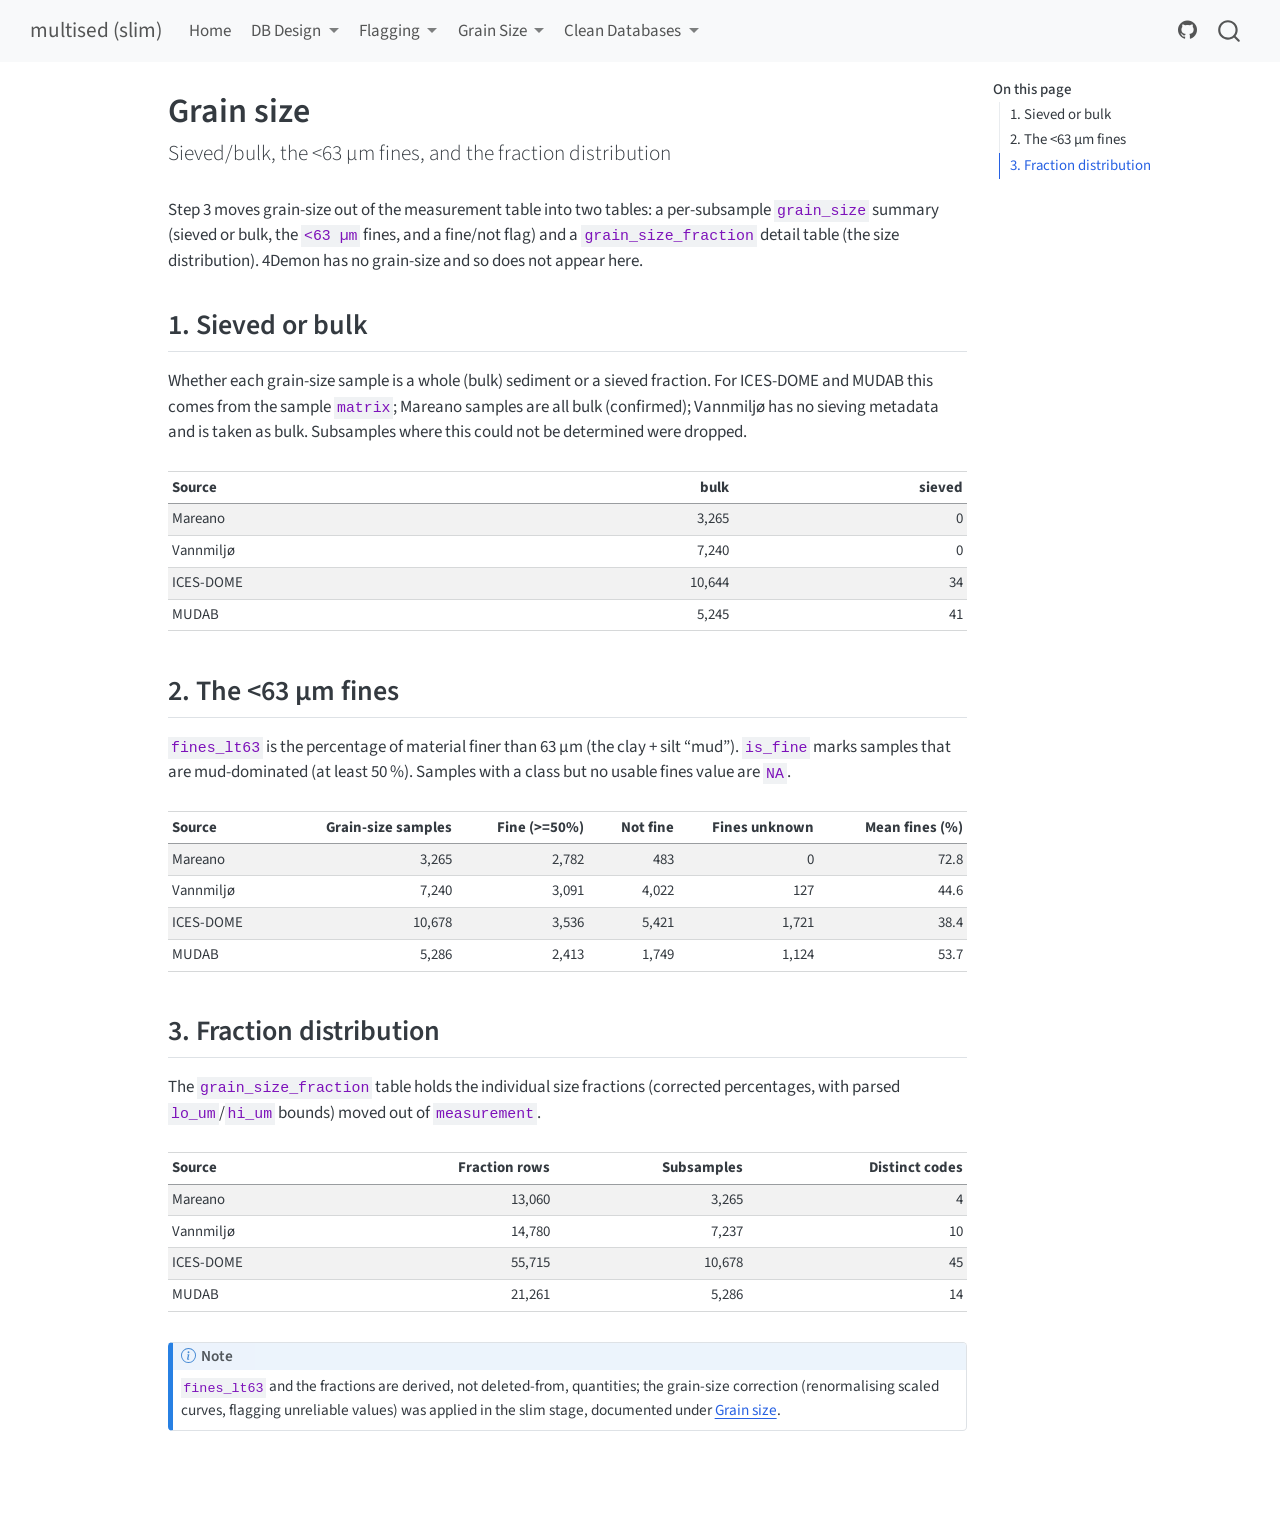
<file: clean-grain-size.html>
<!DOCTYPE html>
<html xmlns="http://www.w3.org/1999/xhtml" lang="en" xml:lang="en"><head>

<meta charset="utf-8">
<meta name="generator" content="quarto-1.9.38">

<meta name="viewport" content="width=device-width, initial-scale=1.0, user-scalable=yes">


<title>Grain size – multised (slim)</title>
<style>
/* Default styles provided by pandoc.
** See https://pandoc.org/MANUAL.html#variables-for-html for config info.
*/
code{white-space: pre-wrap;}
span.smallcaps{font-variant: small-caps;}
div.columns{display: flex; gap: min(4vw, 1.5em);}
div.column{flex: auto; overflow-x: auto;}
div.hanging-indent{margin-left: 1.5em; text-indent: -1.5em;}
ul.task-list{list-style: none;}
ul.task-list li input[type="checkbox"] {
  width: 0.8em;
  margin: 0 0.8em 0.2em -1em; /* quarto-specific, see https://github.com/quarto-dev/quarto-cli/issues/4556 */ 
  vertical-align: middle;
}
</style>


<script src="site_libs/quarto-nav/quarto-nav.js"></script>
<script src="site_libs/quarto-nav/headroom.min.js"></script>
<script src="site_libs/clipboard/clipboard.min.js"></script>
<script src="site_libs/quarto-search/autocomplete.umd.js"></script>
<script src="site_libs/quarto-search/fuse.min.js"></script>
<script src="site_libs/quarto-search/quarto-search.js"></script>
<meta name="quarto:offset" content="./">
<script src="site_libs/quarto-html/quarto.js" type="module"></script>
<script src="site_libs/quarto-html/tabsets/tabsets.js" type="module"></script>
<script src="site_libs/quarto-html/popper.min.js"></script>
<script src="site_libs/quarto-html/tippy.umd.min.js"></script>
<script src="site_libs/quarto-html/anchor.min.js"></script>
<link href="site_libs/quarto-html/tippy.css" rel="stylesheet">
<link href="site_libs/quarto-html/quarto-syntax-highlighting-15634bcf2e68342d4ad2dfa704d543f6.css" rel="stylesheet" id="quarto-text-highlighting-styles">
<script src="site_libs/bootstrap/bootstrap.min.js"></script>
<link href="site_libs/bootstrap/bootstrap-icons.css" rel="stylesheet">
<link href="site_libs/bootstrap/bootstrap-5b3fa5ccbb8ed2e194b31985f2da5f38.min.css" rel="stylesheet" append-hash="true" id="quarto-bootstrap" data-mode="light">
<script id="quarto-search-options" type="application/json">{
  "location": "navbar",
  "copy-button": false,
  "collapse-after": 3,
  "panel-placement": "end",
  "type": "overlay",
  "limit": 50,
  "keyboard-shortcut": [
    "f",
    "/",
    "s"
  ],
  "show-item-context": false,
  "language": {
    "search-no-results-text": "No results",
    "search-matching-documents-text": "matching documents",
    "search-copy-link-title": "Copy link to search",
    "search-hide-matches-text": "Hide additional matches",
    "search-more-match-text": "more match in this document",
    "search-more-matches-text": "more matches in this document",
    "search-clear-button-title": "Clear",
    "search-text-placeholder": "",
    "search-detached-cancel-button-title": "Cancel",
    "search-submit-button-title": "Submit",
    "search-label": "Search"
  }
}</script>


<link rel="stylesheet" href="styles.css">
</head>

<body class="nav-fixed quarto-light">

<div id="quarto-search-results"></div>
  <header id="quarto-header" class="headroom fixed-top">
    <nav class="navbar navbar-expand-lg " data-bs-theme="dark">
      <div class="navbar-container container-fluid">
      <div class="navbar-brand-container mx-auto">
    <a class="navbar-brand" href="./index.html">
    <span class="navbar-title">multised (slim)</span>
    </a>
  </div>
            <div id="quarto-search" class="" title="Search"></div>
          <button class="navbar-toggler" type="button" data-bs-toggle="collapse" data-bs-target="#navbarCollapse" aria-controls="navbarCollapse" role="menu" aria-expanded="false" aria-label="Toggle navigation" onclick="if (window.quartoToggleHeadroom) { window.quartoToggleHeadroom(); }">
  <span class="navbar-toggler-icon"></span>
</button>
          <div class="collapse navbar-collapse" id="navbarCollapse">
            <ul class="navbar-nav navbar-nav-scroll me-auto">
  <li class="nav-item">
    <a class="nav-link" href="./index.html"> 
<span class="menu-text">Home</span></a>
  </li>  
  <li class="nav-item dropdown ">
    <a class="nav-link dropdown-toggle" href="#" id="nav-menu-db-design" role="link" data-bs-toggle="dropdown" aria-expanded="false">
 <span class="menu-text">DB Design</span>
    </a>
    <ul class="dropdown-menu" aria-labelledby="nav-menu-db-design">    
        <li>
    <a class="dropdown-item" href="./db-schema-slim.html">
 <span class="dropdown-text">DB Schema (Slim)</span></a>
  </li>  
        <li>
    <a class="dropdown-item" href="./db-schema-clean.html">
 <span class="dropdown-text">DB Schema (Clean)</span></a>
  </li>  
        <li>
    <a class="dropdown-item" href="./database-downloads.html">
 <span class="dropdown-text">Database Downloads</span></a>
  </li>  
    </ul>
  </li>
  <li class="nav-item dropdown ">
    <a class="nav-link dropdown-toggle" href="#" id="nav-menu-flagging" role="link" data-bs-toggle="dropdown" aria-expanded="false">
 <span class="menu-text">Flagging</span>
    </a>
    <ul class="dropdown-menu" aria-labelledby="nav-menu-flagging">    
        <li>
    <a class="dropdown-item" href="./class-summary.html">
 <span class="dropdown-text">Class Summary</span></a>
  </li>  
        <li>
    <a class="dropdown-item" href="./flagging-conversion-range.html">
 <span class="dropdown-text">Unit Conversion &amp; Range Check</span></a>
  </li>  
        <li>
    <a class="dropdown-item" href="./flagging-common.html">
 <span class="dropdown-text">Common Flags</span></a>
  </li>  
        <li>
    <a class="dropdown-item" href="./flagging-source-specific.html">
 <span class="dropdown-text">Source Specific</span></a>
  </li>  
    </ul>
  </li>
  <li class="nav-item dropdown ">
    <a class="nav-link dropdown-toggle" href="#" id="nav-menu-grain-size" role="link" data-bs-toggle="dropdown" aria-expanded="false">
 <span class="menu-text">Grain Size</span>
    </a>
    <ul class="dropdown-menu" aria-labelledby="nav-menu-grain-size">    
        <li>
    <a class="dropdown-item" href="./grain-size-fraction.html">
 <span class="dropdown-text">Sample Fraction (matrix)</span></a>
  </li>  
        <li>
    <a class="dropdown-item" href="./grain-size-fines.html">
 <span class="dropdown-text">Fines (&lt;63 µm)</span></a>
  </li>  
    </ul>
  </li>
  <li class="nav-item dropdown ">
    <a class="nav-link dropdown-toggle" href="#" id="nav-menu-clean-databases" role="link" data-bs-toggle="dropdown" aria-expanded="false">
 <span class="menu-text">Clean Databases</span>
    </a>
    <ul class="dropdown-menu" aria-labelledby="nav-menu-clean-databases">    
        <li>
    <a class="dropdown-item" href="./clean-overview.html">
 <span class="dropdown-text">Overview</span></a>
  </li>  
        <li>
    <a class="dropdown-item" href="./clean-harmonisation.html">
 <span class="dropdown-text">Harmonisation</span></a>
  </li>  
        <li>
    <a class="dropdown-item" href="./clean-cleaning.html">
 <span class="dropdown-text">Cleaning</span></a>
  </li>  
        <li>
    <a class="dropdown-item" href="./clean-grain-size.html">
 <span class="dropdown-text">Grain-size Tables</span></a>
  </li>  
        <li>
    <a class="dropdown-item" href="./clean-cleaning-summary.html">
 <span class="dropdown-text">Cleaning Summary</span></a>
  </li>  
    </ul>
  </li>
</ul>
            <ul class="navbar-nav navbar-nav-scroll ms-auto">
  <li class="nav-item compact">
    <a class="nav-link" href="https://github.com/seafood-hazards/multised-slim"> <i class="bi bi-github" role="img" aria-label="GitHub">
</i> 
<span class="menu-text"></span></a>
  </li>  
</ul>
          </div> <!-- /navcollapse -->
            <div class="quarto-navbar-tools">
</div>
      </div> <!-- /container-fluid -->
    </nav>
</header>
<!-- content -->
<div id="quarto-content" class="quarto-container page-columns page-rows-contents page-layout-article page-navbar">
<!-- sidebar -->
<!-- margin-sidebar -->
    <div id="quarto-margin-sidebar" class="sidebar margin-sidebar">
        <nav id="TOC" role="doc-toc" class="toc-active">
    <h2 id="toc-title">On this page</h2>
   
  <ul>
  <li><a href="#sieved-or-bulk" id="toc-sieved-or-bulk" class="nav-link active" data-scroll-target="#sieved-or-bulk">1. Sieved or bulk</a></li>
  <li><a href="#the-63-µm-fines" id="toc-the-63-µm-fines" class="nav-link" data-scroll-target="#the-63-µm-fines">2. The &lt;63 µm fines</a></li>
  <li><a href="#fraction-distribution" id="toc-fraction-distribution" class="nav-link" data-scroll-target="#fraction-distribution">3. Fraction distribution</a></li>
  </ul>
</nav>
    </div>
<!-- main -->
<main class="content" id="quarto-document-content">

<header id="title-block-header" class="quarto-title-block default">
<div class="quarto-title">
<h1 class="title">Grain size</h1>
<p class="subtitle lead">Sieved/bulk, the &lt;63 µm fines, and the fraction distribution</p>
</div>



<div class="quarto-title-meta">

    
  
    
  </div>
  


</header>


<div class="cell">
<style type="text/css">
th { white-space: nowrap; }
</style>
</div>
<p>Step 3 moves grain-size out of the measurement table into two tables: a per-subsample <strong><code>grain_size</code></strong> summary (sieved or bulk, the <code>&lt;63 µm</code> fines, and a fine/not flag) and a <strong><code>grain_size_fraction</code></strong> detail table (the size distribution). 4Demon has no grain-size and so does not appear here.</p>
<section id="sieved-or-bulk" class="level2">
<h2 class="anchored" data-anchor-id="sieved-or-bulk">1. Sieved or bulk</h2>
<p>Whether each grain-size sample is a whole (bulk) sediment or a sieved fraction. For ICES-DOME and MUDAB this comes from the sample <code>matrix</code>; Mareano samples are all bulk (confirmed); Vannmiljø has no sieving metadata and is taken as bulk. Subsamples where this could not be determined were dropped.</p>
<div class="cell">
<div class="cell-output-display">
<table class="caption-top table table-sm table-striped small">
<thead>
<tr class="header">
<th style="text-align: left;">Source</th>
<th style="text-align: right;">bulk</th>
<th style="text-align: right;">sieved</th>
</tr>
</thead>
<tbody>
<tr class="odd">
<td style="text-align: left;">Mareano</td>
<td style="text-align: right;">3,265</td>
<td style="text-align: right;">0</td>
</tr>
<tr class="even">
<td style="text-align: left;">Vannmiljø</td>
<td style="text-align: right;">7,240</td>
<td style="text-align: right;">0</td>
</tr>
<tr class="odd">
<td style="text-align: left;">ICES-DOME</td>
<td style="text-align: right;">10,644</td>
<td style="text-align: right;">34</td>
</tr>
<tr class="even">
<td style="text-align: left;">MUDAB</td>
<td style="text-align: right;">5,245</td>
<td style="text-align: right;">41</td>
</tr>
</tbody>
</table>
</div>
</div>
</section>
<section id="the-63-µm-fines" class="level2">
<h2 class="anchored" data-anchor-id="the-63-µm-fines">2. The &lt;63 µm fines</h2>
<p><code>fines_lt63</code> is the percentage of material finer than 63 µm (the clay + silt “mud”). <code>is_fine</code> marks samples that are mud-dominated (at least 50 %). Samples with a class but no usable fines value are <code>NA</code>.</p>
<div class="cell">
<div class="cell-output-display">
<table class="caption-top table table-sm table-striped small">
<colgroup>
<col style="width: 12%">
<col style="width: 23%">
<col style="width: 16%">
<col style="width: 11%">
<col style="width: 17%">
<col style="width: 18%">
</colgroup>
<thead>
<tr class="header">
<th style="text-align: left;">Source</th>
<th style="text-align: right;">Grain-size samples</th>
<th style="text-align: right;">Fine (&gt;=50%)</th>
<th style="text-align: right;">Not fine</th>
<th style="text-align: right;">Fines unknown</th>
<th style="text-align: right;">Mean fines (%)</th>
</tr>
</thead>
<tbody>
<tr class="odd">
<td style="text-align: left;">Mareano</td>
<td style="text-align: right;">3,265</td>
<td style="text-align: right;">2,782</td>
<td style="text-align: right;">483</td>
<td style="text-align: right;">0</td>
<td style="text-align: right;">72.8</td>
</tr>
<tr class="even">
<td style="text-align: left;">Vannmiljø</td>
<td style="text-align: right;">7,240</td>
<td style="text-align: right;">3,091</td>
<td style="text-align: right;">4,022</td>
<td style="text-align: right;">127</td>
<td style="text-align: right;">44.6</td>
</tr>
<tr class="odd">
<td style="text-align: left;">ICES-DOME</td>
<td style="text-align: right;">10,678</td>
<td style="text-align: right;">3,536</td>
<td style="text-align: right;">5,421</td>
<td style="text-align: right;">1,721</td>
<td style="text-align: right;">38.4</td>
</tr>
<tr class="even">
<td style="text-align: left;">MUDAB</td>
<td style="text-align: right;">5,286</td>
<td style="text-align: right;">2,413</td>
<td style="text-align: right;">1,749</td>
<td style="text-align: right;">1,124</td>
<td style="text-align: right;">53.7</td>
</tr>
</tbody>
</table>
</div>
</div>
</section>
<section id="fraction-distribution" class="level2">
<h2 class="anchored" data-anchor-id="fraction-distribution">3. Fraction distribution</h2>
<p>The <code>grain_size_fraction</code> table holds the individual size fractions (corrected percentages, with parsed <code>lo_um</code>/<code>hi_um</code> bounds) moved out of <code>measurement</code>.</p>
<div class="cell">
<div class="cell-output-display">
<table class="caption-top table table-sm table-striped small">
<thead>
<tr class="header">
<th style="text-align: left;">Source</th>
<th style="text-align: right;">Fraction rows</th>
<th style="text-align: right;">Subsamples</th>
<th style="text-align: right;">Distinct codes</th>
</tr>
</thead>
<tbody>
<tr class="odd">
<td style="text-align: left;">Mareano</td>
<td style="text-align: right;">13,060</td>
<td style="text-align: right;">3,265</td>
<td style="text-align: right;">4</td>
</tr>
<tr class="even">
<td style="text-align: left;">Vannmiljø</td>
<td style="text-align: right;">14,780</td>
<td style="text-align: right;">7,237</td>
<td style="text-align: right;">10</td>
</tr>
<tr class="odd">
<td style="text-align: left;">ICES-DOME</td>
<td style="text-align: right;">55,715</td>
<td style="text-align: right;">10,678</td>
<td style="text-align: right;">45</td>
</tr>
<tr class="even">
<td style="text-align: left;">MUDAB</td>
<td style="text-align: right;">21,261</td>
<td style="text-align: right;">5,286</td>
<td style="text-align: right;">14</td>
</tr>
</tbody>
</table>
</div>
</div>
<div class="callout callout-style-default callout-note callout-titled">
<div class="callout-header d-flex align-content-center">
<div class="callout-icon-container">
<i class="callout-icon"></i>
</div>
<div class="callout-title-container flex-fill">
Note
</div>
</div>
<div class="callout-body-container callout-body">
<p><code>fines_lt63</code> and the fractions are derived, not deleted-from, quantities; the grain-size correction (renormalising scaled curves, flagging unreliable values) was applied in the slim stage, documented under <a href="./grain-size-fraction.html">Grain size</a>.</p>
</div>
</div>


</section>

</main> <!-- /main -->
<script id="quarto-html-after-body" type="application/javascript">
  window.document.addEventListener("DOMContentLoaded", function (event) {
    const icon = "";
    const anchorJS = new window.AnchorJS();
    anchorJS.options = {
      placement: 'right',
      icon: icon
    };
    anchorJS.add('.anchored');
    const isCodeAnnotation = (el) => {
      for (const clz of el.classList) {
        if (clz.startsWith('code-annotation-')) {                     
          return true;
        }
      }
      return false;
    }
    const onCopySuccess = function(e) {
      // button target
      const button = e.trigger;
      // don't keep focus
      button.blur();
      // flash "checked"
      button.classList.add('code-copy-button-checked');
      var currentTitle = button.getAttribute("title");
      button.setAttribute("title", "Copied!");
      let tooltip;
      if (window.bootstrap) {
        button.setAttribute("data-bs-toggle", "tooltip");
        button.setAttribute("data-bs-placement", "left");
        button.setAttribute("data-bs-title", "Copied!");
        tooltip = new bootstrap.Tooltip(button, 
          { trigger: "manual", 
            customClass: "code-copy-button-tooltip",
            offset: [0, -8]});
        tooltip.show();    
      }
      setTimeout(function() {
        if (tooltip) {
          tooltip.hide();
          button.removeAttribute("data-bs-title");
          button.removeAttribute("data-bs-toggle");
          button.removeAttribute("data-bs-placement");
        }
        button.setAttribute("title", currentTitle);
        button.classList.remove('code-copy-button-checked');
      }, 1000);
      // clear code selection
      e.clearSelection();
    }
    const getTextToCopy = function(trigger) {
      const outerScaffold = trigger.parentElement.cloneNode(true);
      const codeEl = outerScaffold.querySelector('code');
      for (const childEl of codeEl.children) {
        if (isCodeAnnotation(childEl)) {
          childEl.remove();
        }
      }
      return codeEl.innerText;
    }
    const clipboard = new window.ClipboardJS('.code-copy-button:not([data-in-quarto-modal])', {
      text: getTextToCopy
    });
    clipboard.on('success', onCopySuccess);
    if (window.document.getElementById('quarto-embedded-source-code-modal')) {
      const clipboardModal = new window.ClipboardJS('.code-copy-button[data-in-quarto-modal]', {
        text: getTextToCopy,
        container: window.document.getElementById('quarto-embedded-source-code-modal')
      });
      clipboardModal.on('success', onCopySuccess);
    }
      var localhostRegex = new RegExp(/^(?:http|https):\/\/localhost\:?[0-9]*\//);
      var mailtoRegex = new RegExp(/^mailto:/);
        var filterRegex = new RegExp('/' + window.location.host + '/');
      var isInternal = (href) => {
          return filterRegex.test(href) || localhostRegex.test(href) || mailtoRegex.test(href);
      }
      // Inspect non-navigation links and adorn them if external
     var links = window.document.querySelectorAll('a[href]:not(.nav-link):not(.navbar-brand):not(.toc-action):not(.sidebar-link):not(.sidebar-item-toggle):not(.pagination-link):not(.no-external):not([aria-hidden]):not(.dropdown-item):not(.quarto-navigation-tool):not(.about-link)');
      for (var i=0; i<links.length; i++) {
        const link = links[i];
        if (!isInternal(link.href)) {
          // undo the damage that might have been done by quarto-nav.js in the case of
          // links that we want to consider external
          if (link.dataset.originalHref !== undefined) {
            link.href = link.dataset.originalHref;
          }
        }
      }
    function tippyHover(el, contentFn, onTriggerFn, onUntriggerFn) {
      const config = {
        allowHTML: true,
        maxWidth: 500,
        delay: 100,
        arrow: false,
        appendTo: function(el) {
            return el.parentElement;
        },
        interactive: true,
        interactiveBorder: 10,
        theme: 'quarto',
        placement: 'bottom-start',
      };
      if (contentFn) {
        config.content = contentFn;
      }
      if (onTriggerFn) {
        config.onTrigger = onTriggerFn;
      }
      if (onUntriggerFn) {
        config.onUntrigger = onUntriggerFn;
      }
      window.tippy(el, config); 
    }
    const noterefs = window.document.querySelectorAll('a[role="doc-noteref"]');
    for (var i=0; i<noterefs.length; i++) {
      const ref = noterefs[i];
      tippyHover(ref, function() {
        // use id or data attribute instead here
        let href = ref.getAttribute('data-footnote-href') || ref.getAttribute('href');
        try { href = new URL(href).hash; } catch {}
        const id = href.replace(/^#\/?/, "");
        const note = window.document.getElementById(id);
        if (note) {
          return note.innerHTML;
        } else {
          return "";
        }
      });
    }
    const xrefs = window.document.querySelectorAll('a.quarto-xref');
    const processXRef = (id, note) => {
      // Strip column container classes
      const stripColumnClz = (el) => {
        el.classList.remove("page-full", "page-columns");
        if (el.children) {
          for (const child of el.children) {
            stripColumnClz(child);
          }
        }
      }
      stripColumnClz(note)
      if (id === null || id.startsWith('sec-')) {
        // Special case sections, only their first couple elements
        const container = document.createElement("div");
        if (note.children && note.children.length > 2) {
          container.appendChild(note.children[0].cloneNode(true));
          for (let i = 1; i < note.children.length; i++) {
            const child = note.children[i];
            if (child.tagName === "P" && child.innerText === "") {
              continue;
            } else {
              container.appendChild(child.cloneNode(true));
              break;
            }
          }
          if (window.Quarto?.typesetMath) {
            window.Quarto.typesetMath(container);
          }
          return container.innerHTML
        } else {
          if (window.Quarto?.typesetMath) {
            window.Quarto.typesetMath(note);
          }
          return note.innerHTML;
        }
      } else {
        // Remove any anchor links if they are present
        const anchorLink = note.querySelector('a.anchorjs-link');
        if (anchorLink) {
          anchorLink.remove();
        }
        if (window.Quarto?.typesetMath) {
          window.Quarto.typesetMath(note);
        }
        if (note.classList.contains("callout")) {
          return note.outerHTML;
        } else {
          return note.innerHTML;
        }
      }
    }
    for (var i=0; i<xrefs.length; i++) {
      const xref = xrefs[i];
      tippyHover(xref, undefined, function(instance) {
        instance.disable();
        let url = xref.getAttribute('href');
        let hash = undefined; 
        if (url.startsWith('#')) {
          hash = url;
        } else {
          try { hash = new URL(url).hash; } catch {}
        }
        if (hash) {
          const id = hash.replace(/^#\/?/, "");
          const note = window.document.getElementById(id);
          if (note !== null) {
            try {
              const html = processXRef(id, note.cloneNode(true));
              instance.setContent(html);
            } finally {
              instance.enable();
              instance.show();
            }
          } else {
            // See if we can fetch this
            fetch(url.split('#')[0])
            .then(res => res.text())
            .then(html => {
              const parser = new DOMParser();
              const htmlDoc = parser.parseFromString(html, "text/html");
              const note = htmlDoc.getElementById(id);
              if (note !== null) {
                const html = processXRef(id, note);
                instance.setContent(html);
              } 
            }).finally(() => {
              instance.enable();
              instance.show();
            });
          }
        } else {
          // See if we can fetch a full url (with no hash to target)
          // This is a special case and we should probably do some content thinning / targeting
          fetch(url)
          .then(res => res.text())
          .then(html => {
            const parser = new DOMParser();
            const htmlDoc = parser.parseFromString(html, "text/html");
            const note = htmlDoc.querySelector('main.content');
            if (note !== null) {
              // This should only happen for chapter cross references
              // (since there is no id in the URL)
              // remove the first header
              if (note.children.length > 0 && note.children[0].tagName === "HEADER") {
                note.children[0].remove();
              }
              const html = processXRef(null, note);
              instance.setContent(html);
            } 
          }).finally(() => {
            instance.enable();
            instance.show();
          });
        }
      }, function(instance) {
      });
    }
        let selectedAnnoteEl;
        const selectorForAnnotation = ( cell, annotation) => {
          let cellAttr = 'data-code-cell="' + cell + '"';
          let lineAttr = 'data-code-annotation="' +  annotation + '"';
          const selector = 'span[' + cellAttr + '][' + lineAttr + ']';
          return selector;
        }
        const selectCodeLines = (annoteEl) => {
          const doc = window.document;
          const targetCell = annoteEl.getAttribute("data-target-cell");
          const targetAnnotation = annoteEl.getAttribute("data-target-annotation");
          const annoteSpan = window.document.querySelector(selectorForAnnotation(targetCell, targetAnnotation));
          const lines = annoteSpan.getAttribute("data-code-lines").split(",");
          const lineIds = lines.map((line) => {
            return targetCell + "-" + line;
          })
          let top = null;
          let height = null;
          let parent = null;
          if (lineIds.length > 0) {
              //compute the position of the single el (top and bottom and make a div)
              const el = window.document.getElementById(lineIds[0]);
              top = el.offsetTop;
              height = el.offsetHeight;
              parent = el.parentElement.parentElement;
            if (lineIds.length > 1) {
              const lastEl = window.document.getElementById(lineIds[lineIds.length - 1]);
              const bottom = lastEl.offsetTop + lastEl.offsetHeight;
              height = bottom - top;
            }
            if (top !== null && height !== null && parent !== null) {
              // cook up a div (if necessary) and position it 
              let div = window.document.getElementById("code-annotation-line-highlight");
              if (div === null) {
                div = window.document.createElement("div");
                div.setAttribute("id", "code-annotation-line-highlight");
                div.style.position = 'absolute';
                parent.appendChild(div);
              }
              div.style.top = top - 2 + "px";
              div.style.height = height + 4 + "px";
              div.style.left = 0;
              let gutterDiv = window.document.getElementById("code-annotation-line-highlight-gutter");
              if (gutterDiv === null) {
                gutterDiv = window.document.createElement("div");
                gutterDiv.setAttribute("id", "code-annotation-line-highlight-gutter");
                gutterDiv.style.position = 'absolute';
                const codeCell = window.document.getElementById(targetCell);
                const gutter = codeCell.querySelector('.code-annotation-gutter');
                gutter.appendChild(gutterDiv);
              }
              gutterDiv.style.top = top - 2 + "px";
              gutterDiv.style.height = height + 4 + "px";
            }
            selectedAnnoteEl = annoteEl;
          }
        };
        const unselectCodeLines = () => {
          const elementsIds = ["code-annotation-line-highlight", "code-annotation-line-highlight-gutter"];
          elementsIds.forEach((elId) => {
            const div = window.document.getElementById(elId);
            if (div) {
              div.remove();
            }
          });
          selectedAnnoteEl = undefined;
        };
          // Handle positioning of the toggle
      window.addEventListener(
        "resize",
        throttle(() => {
          elRect = undefined;
          if (selectedAnnoteEl) {
            selectCodeLines(selectedAnnoteEl);
          }
        }, 10)
      );
      function throttle(fn, ms) {
      let throttle = false;
      let timer;
        return (...args) => {
          if(!throttle) { // first call gets through
              fn.apply(this, args);
              throttle = true;
          } else { // all the others get throttled
              if(timer) clearTimeout(timer); // cancel #2
              timer = setTimeout(() => {
                fn.apply(this, args);
                timer = throttle = false;
              }, ms);
          }
        };
      }
        // Attach click handler to the DT
        const annoteDls = window.document.querySelectorAll('dt[data-target-cell]');
        for (const annoteDlNode of annoteDls) {
          annoteDlNode.addEventListener('click', (event) => {
            const clickedEl = event.target;
            if (clickedEl !== selectedAnnoteEl) {
              unselectCodeLines();
              const activeEl = window.document.querySelector('dt[data-target-cell].code-annotation-active');
              if (activeEl) {
                activeEl.classList.remove('code-annotation-active');
              }
              selectCodeLines(clickedEl);
              clickedEl.classList.add('code-annotation-active');
            } else {
              // Unselect the line
              unselectCodeLines();
              clickedEl.classList.remove('code-annotation-active');
            }
          });
        }
    const findCites = (el) => {
      const parentEl = el.parentElement;
      if (parentEl) {
        const cites = parentEl.dataset.cites;
        if (cites) {
          return {
            el,
            cites: cites.split(' ')
          };
        } else {
          return findCites(el.parentElement)
        }
      } else {
        return undefined;
      }
    };
    var bibliorefs = window.document.querySelectorAll('a[role="doc-biblioref"]');
    for (var i=0; i<bibliorefs.length; i++) {
      const ref = bibliorefs[i];
      const citeInfo = findCites(ref);
      if (citeInfo) {
        tippyHover(citeInfo.el, function() {
          var popup = window.document.createElement('div');
          citeInfo.cites.forEach(function(cite) {
            var citeDiv = window.document.createElement('div');
            citeDiv.classList.add('hanging-indent');
            citeDiv.classList.add('csl-entry');
            var biblioDiv = window.document.getElementById('ref-' + cite);
            if (biblioDiv) {
              citeDiv.innerHTML = biblioDiv.innerHTML;
            }
            popup.appendChild(citeDiv);
          });
          return popup.innerHTML;
        });
      }
    }
  });
  </script>
</div> <!-- /content -->




</body></html>
</file>
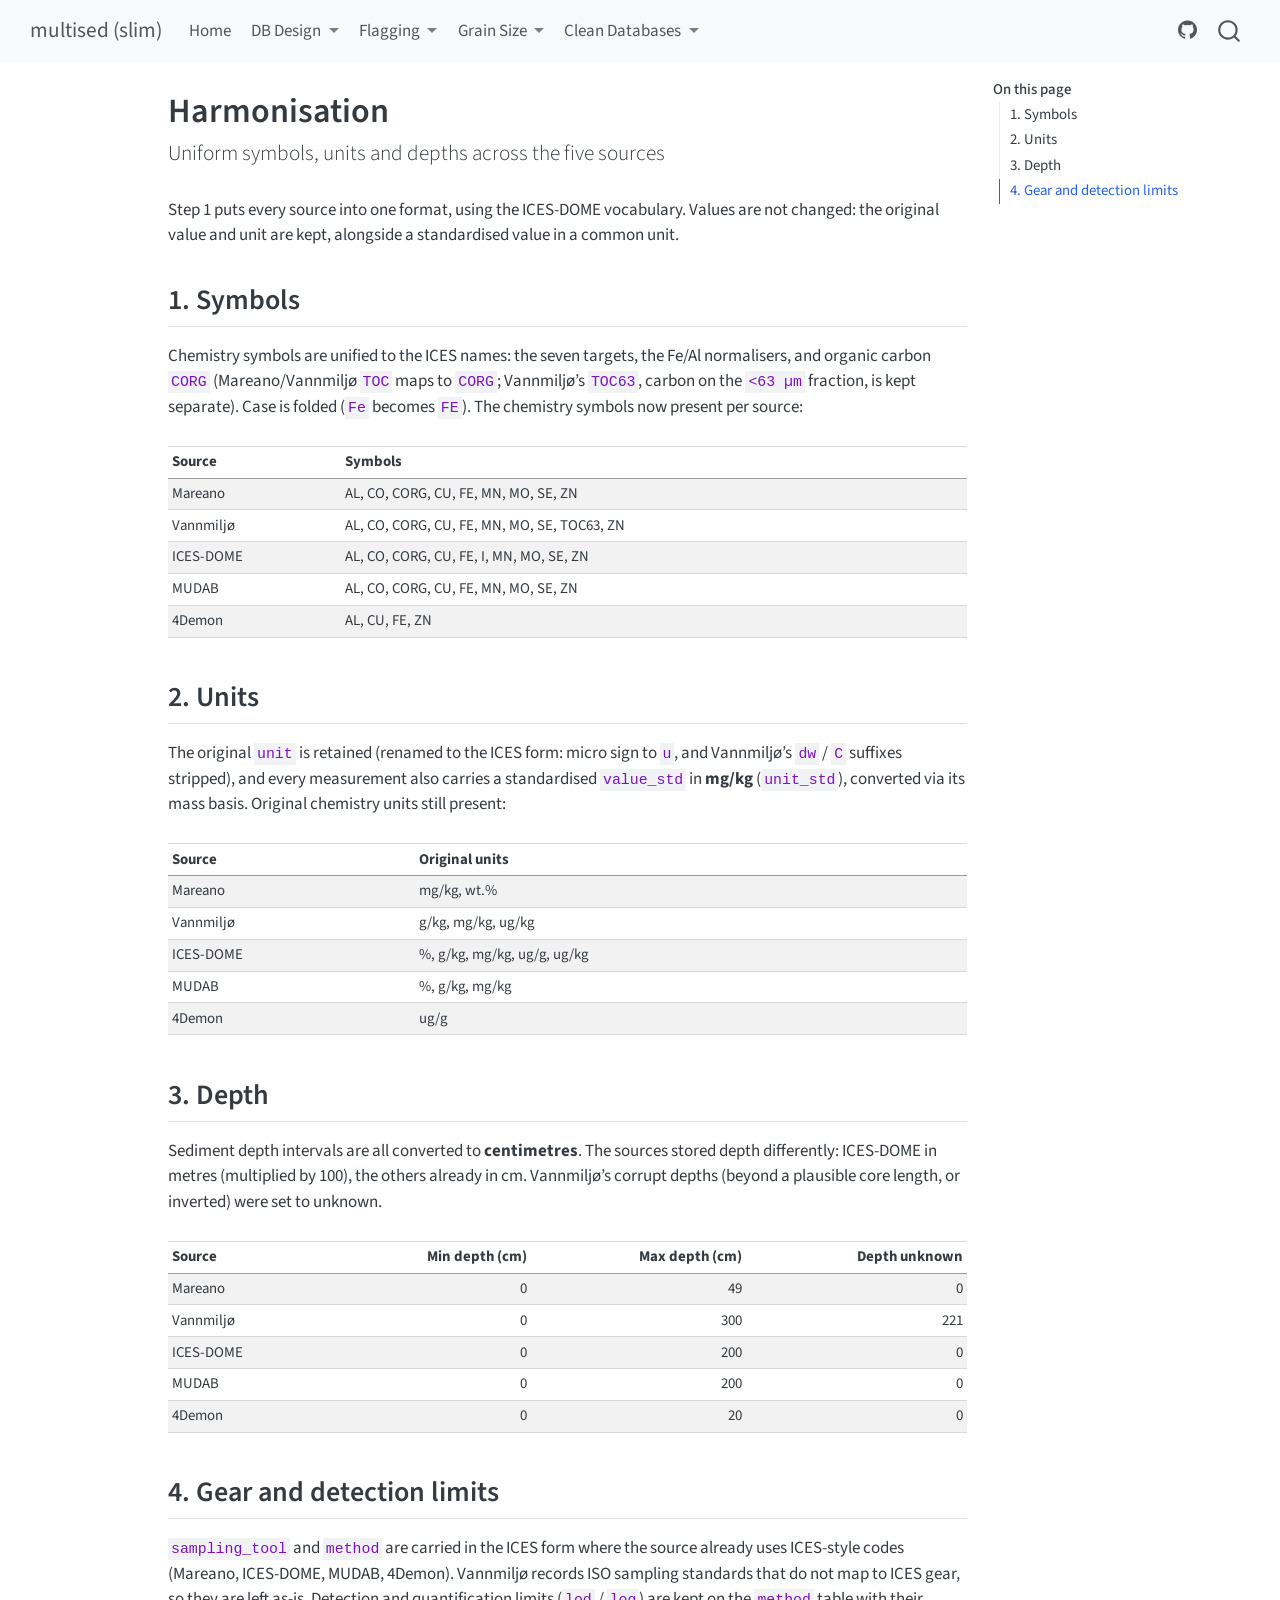
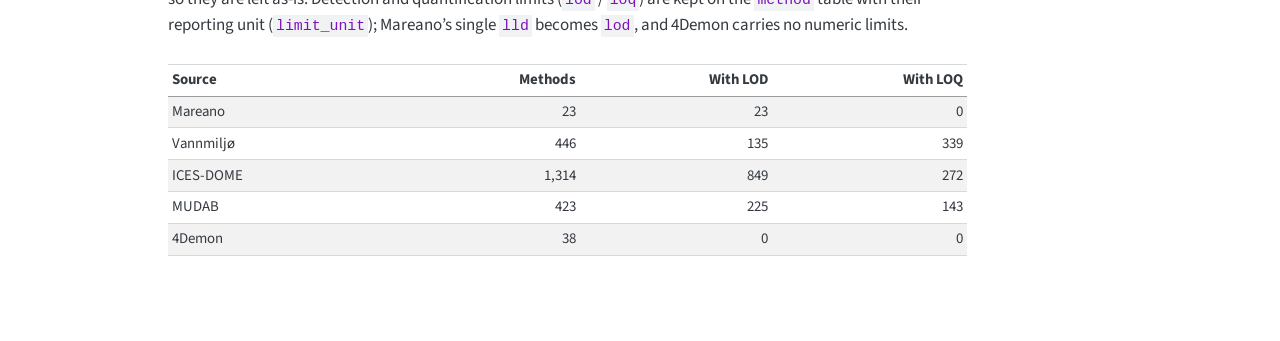
<file: clean-harmonisation.html>
<!DOCTYPE html>
<html xmlns="http://www.w3.org/1999/xhtml" lang="en" xml:lang="en"><head>

<meta charset="utf-8">
<meta name="generator" content="quarto-1.9.38">

<meta name="viewport" content="width=device-width, initial-scale=1.0, user-scalable=yes">


<title>Harmonisation – multised (slim)</title>
<style>
/* Default styles provided by pandoc.
** See https://pandoc.org/MANUAL.html#variables-for-html for config info.
*/
code{white-space: pre-wrap;}
span.smallcaps{font-variant: small-caps;}
div.columns{display: flex; gap: min(4vw, 1.5em);}
div.column{flex: auto; overflow-x: auto;}
div.hanging-indent{margin-left: 1.5em; text-indent: -1.5em;}
ul.task-list{list-style: none;}
ul.task-list li input[type="checkbox"] {
  width: 0.8em;
  margin: 0 0.8em 0.2em -1em; /* quarto-specific, see https://github.com/quarto-dev/quarto-cli/issues/4556 */ 
  vertical-align: middle;
}
</style>


<script src="site_libs/quarto-nav/quarto-nav.js"></script>
<script src="site_libs/quarto-nav/headroom.min.js"></script>
<script src="site_libs/clipboard/clipboard.min.js"></script>
<script src="site_libs/quarto-search/autocomplete.umd.js"></script>
<script src="site_libs/quarto-search/fuse.min.js"></script>
<script src="site_libs/quarto-search/quarto-search.js"></script>
<meta name="quarto:offset" content="./">
<script src="site_libs/quarto-html/quarto.js" type="module"></script>
<script src="site_libs/quarto-html/tabsets/tabsets.js" type="module"></script>
<script src="site_libs/quarto-html/popper.min.js"></script>
<script src="site_libs/quarto-html/tippy.umd.min.js"></script>
<script src="site_libs/quarto-html/anchor.min.js"></script>
<link href="site_libs/quarto-html/tippy.css" rel="stylesheet">
<link href="site_libs/quarto-html/quarto-syntax-highlighting-15634bcf2e68342d4ad2dfa704d543f6.css" rel="stylesheet" id="quarto-text-highlighting-styles">
<script src="site_libs/bootstrap/bootstrap.min.js"></script>
<link href="site_libs/bootstrap/bootstrap-icons.css" rel="stylesheet">
<link href="site_libs/bootstrap/bootstrap-5b3fa5ccbb8ed2e194b31985f2da5f38.min.css" rel="stylesheet" append-hash="true" id="quarto-bootstrap" data-mode="light">
<script id="quarto-search-options" type="application/json">{
  "location": "navbar",
  "copy-button": false,
  "collapse-after": 3,
  "panel-placement": "end",
  "type": "overlay",
  "limit": 50,
  "keyboard-shortcut": [
    "f",
    "/",
    "s"
  ],
  "show-item-context": false,
  "language": {
    "search-no-results-text": "No results",
    "search-matching-documents-text": "matching documents",
    "search-copy-link-title": "Copy link to search",
    "search-hide-matches-text": "Hide additional matches",
    "search-more-match-text": "more match in this document",
    "search-more-matches-text": "more matches in this document",
    "search-clear-button-title": "Clear",
    "search-text-placeholder": "",
    "search-detached-cancel-button-title": "Cancel",
    "search-submit-button-title": "Submit",
    "search-label": "Search"
  }
}</script>


<link rel="stylesheet" href="styles.css">
</head>

<body class="nav-fixed quarto-light">

<div id="quarto-search-results"></div>
  <header id="quarto-header" class="headroom fixed-top">
    <nav class="navbar navbar-expand-lg " data-bs-theme="dark">
      <div class="navbar-container container-fluid">
      <div class="navbar-brand-container mx-auto">
    <a class="navbar-brand" href="./index.html">
    <span class="navbar-title">multised (slim)</span>
    </a>
  </div>
            <div id="quarto-search" class="" title="Search"></div>
          <button class="navbar-toggler" type="button" data-bs-toggle="collapse" data-bs-target="#navbarCollapse" aria-controls="navbarCollapse" role="menu" aria-expanded="false" aria-label="Toggle navigation" onclick="if (window.quartoToggleHeadroom) { window.quartoToggleHeadroom(); }">
  <span class="navbar-toggler-icon"></span>
</button>
          <div class="collapse navbar-collapse" id="navbarCollapse">
            <ul class="navbar-nav navbar-nav-scroll me-auto">
  <li class="nav-item">
    <a class="nav-link" href="./index.html"> 
<span class="menu-text">Home</span></a>
  </li>  
  <li class="nav-item dropdown ">
    <a class="nav-link dropdown-toggle" href="#" id="nav-menu-db-design" role="link" data-bs-toggle="dropdown" aria-expanded="false">
 <span class="menu-text">DB Design</span>
    </a>
    <ul class="dropdown-menu" aria-labelledby="nav-menu-db-design">    
        <li>
    <a class="dropdown-item" href="./db-schema-slim.html">
 <span class="dropdown-text">DB Schema (Slim)</span></a>
  </li>  
        <li>
    <a class="dropdown-item" href="./db-schema-clean.html">
 <span class="dropdown-text">DB Schema (Clean)</span></a>
  </li>  
        <li>
    <a class="dropdown-item" href="./database-downloads.html">
 <span class="dropdown-text">Database Downloads</span></a>
  </li>  
    </ul>
  </li>
  <li class="nav-item dropdown ">
    <a class="nav-link dropdown-toggle" href="#" id="nav-menu-flagging" role="link" data-bs-toggle="dropdown" aria-expanded="false">
 <span class="menu-text">Flagging</span>
    </a>
    <ul class="dropdown-menu" aria-labelledby="nav-menu-flagging">    
        <li>
    <a class="dropdown-item" href="./class-summary.html">
 <span class="dropdown-text">Class Summary</span></a>
  </li>  
        <li>
    <a class="dropdown-item" href="./flagging-conversion-range.html">
 <span class="dropdown-text">Unit Conversion &amp; Range Check</span></a>
  </li>  
        <li>
    <a class="dropdown-item" href="./flagging-common.html">
 <span class="dropdown-text">Common Flags</span></a>
  </li>  
        <li>
    <a class="dropdown-item" href="./flagging-source-specific.html">
 <span class="dropdown-text">Source Specific</span></a>
  </li>  
    </ul>
  </li>
  <li class="nav-item dropdown ">
    <a class="nav-link dropdown-toggle" href="#" id="nav-menu-grain-size" role="link" data-bs-toggle="dropdown" aria-expanded="false">
 <span class="menu-text">Grain Size</span>
    </a>
    <ul class="dropdown-menu" aria-labelledby="nav-menu-grain-size">    
        <li>
    <a class="dropdown-item" href="./grain-size-fraction.html">
 <span class="dropdown-text">Sample Fraction (matrix)</span></a>
  </li>  
        <li>
    <a class="dropdown-item" href="./grain-size-fines.html">
 <span class="dropdown-text">Fines (&lt;63 µm)</span></a>
  </li>  
    </ul>
  </li>
  <li class="nav-item dropdown ">
    <a class="nav-link dropdown-toggle" href="#" id="nav-menu-clean-databases" role="link" data-bs-toggle="dropdown" aria-expanded="false">
 <span class="menu-text">Clean Databases</span>
    </a>
    <ul class="dropdown-menu" aria-labelledby="nav-menu-clean-databases">    
        <li>
    <a class="dropdown-item" href="./clean-overview.html">
 <span class="dropdown-text">Overview</span></a>
  </li>  
        <li>
    <a class="dropdown-item" href="./clean-harmonisation.html">
 <span class="dropdown-text">Harmonisation</span></a>
  </li>  
        <li>
    <a class="dropdown-item" href="./clean-cleaning.html">
 <span class="dropdown-text">Cleaning</span></a>
  </li>  
        <li>
    <a class="dropdown-item" href="./clean-grain-size.html">
 <span class="dropdown-text">Grain-size Tables</span></a>
  </li>  
        <li>
    <a class="dropdown-item" href="./clean-cleaning-summary.html">
 <span class="dropdown-text">Cleaning Summary</span></a>
  </li>  
    </ul>
  </li>
</ul>
            <ul class="navbar-nav navbar-nav-scroll ms-auto">
  <li class="nav-item compact">
    <a class="nav-link" href="https://github.com/seafood-hazards/multised-slim"> <i class="bi bi-github" role="img" aria-label="GitHub">
</i> 
<span class="menu-text"></span></a>
  </li>  
</ul>
          </div> <!-- /navcollapse -->
            <div class="quarto-navbar-tools">
</div>
      </div> <!-- /container-fluid -->
    </nav>
</header>
<!-- content -->
<div id="quarto-content" class="quarto-container page-columns page-rows-contents page-layout-article page-navbar">
<!-- sidebar -->
<!-- margin-sidebar -->
    <div id="quarto-margin-sidebar" class="sidebar margin-sidebar">
        <nav id="TOC" role="doc-toc" class="toc-active">
    <h2 id="toc-title">On this page</h2>
   
  <ul>
  <li><a href="#symbols" id="toc-symbols" class="nav-link active" data-scroll-target="#symbols">1. Symbols</a></li>
  <li><a href="#units" id="toc-units" class="nav-link" data-scroll-target="#units">2. Units</a></li>
  <li><a href="#depth" id="toc-depth" class="nav-link" data-scroll-target="#depth">3. Depth</a></li>
  <li><a href="#gear-and-detection-limits" id="toc-gear-and-detection-limits" class="nav-link" data-scroll-target="#gear-and-detection-limits">4. Gear and detection limits</a></li>
  </ul>
</nav>
    </div>
<!-- main -->
<main class="content" id="quarto-document-content">

<header id="title-block-header" class="quarto-title-block default">
<div class="quarto-title">
<h1 class="title">Harmonisation</h1>
<p class="subtitle lead">Uniform symbols, units and depths across the five sources</p>
</div>



<div class="quarto-title-meta">

    
  
    
  </div>
  


</header>


<div class="cell">
<style type="text/css">
th { white-space: nowrap; }
</style>
</div>
<p>Step 1 puts every source into one format, using the ICES-DOME vocabulary. Values are not changed: the original value and unit are kept, alongside a standardised value in a common unit.</p>
<section id="symbols" class="level2">
<h2 class="anchored" data-anchor-id="symbols">1. Symbols</h2>
<p>Chemistry symbols are unified to the ICES names: the seven targets, the Fe/Al normalisers, and organic carbon <code>CORG</code> (Mareano/Vannmiljø <code>TOC</code> maps to <code>CORG</code>; Vannmiljø’s <code>TOC63</code>, carbon on the <code>&lt;63 µm</code> fraction, is kept separate). Case is folded (<code>Fe</code> becomes <code>FE</code>). The chemistry symbols now present per source:</p>
<div class="cell">
<div class="cell-output-display">
<table class="caption-top table table-sm table-striped small">
<thead>
<tr class="header">
<th style="text-align: left;">Source</th>
<th style="text-align: left;">Symbols</th>
</tr>
</thead>
<tbody>
<tr class="odd">
<td style="text-align: left;">Mareano</td>
<td style="text-align: left;">AL, CO, CORG, CU, FE, MN, MO, SE, ZN</td>
</tr>
<tr class="even">
<td style="text-align: left;">Vannmiljø</td>
<td style="text-align: left;">AL, CO, CORG, CU, FE, MN, MO, SE, TOC63, ZN</td>
</tr>
<tr class="odd">
<td style="text-align: left;">ICES-DOME</td>
<td style="text-align: left;">AL, CO, CORG, CU, FE, I, MN, MO, SE, ZN</td>
</tr>
<tr class="even">
<td style="text-align: left;">MUDAB</td>
<td style="text-align: left;">AL, CO, CORG, CU, FE, MN, MO, SE, ZN</td>
</tr>
<tr class="odd">
<td style="text-align: left;">4Demon</td>
<td style="text-align: left;">AL, CU, FE, ZN</td>
</tr>
</tbody>
</table>
</div>
</div>
</section>
<section id="units" class="level2">
<h2 class="anchored" data-anchor-id="units">2. Units</h2>
<p>The original <code>unit</code> is retained (renamed to the ICES form: micro sign to <code>u</code>, and Vannmiljø’s <code>dw</code> / <code>C</code> suffixes stripped), and every measurement also carries a standardised <code>value_std</code> in <strong>mg/kg</strong> (<code>unit_std</code>), converted via its mass basis. Original chemistry units still present:</p>
<div class="cell">
<div class="cell-output-display">
<table class="caption-top table table-sm table-striped small">
<thead>
<tr class="header">
<th style="text-align: left;">Source</th>
<th style="text-align: left;">Original units</th>
</tr>
</thead>
<tbody>
<tr class="odd">
<td style="text-align: left;">Mareano</td>
<td style="text-align: left;">mg/kg, wt.%</td>
</tr>
<tr class="even">
<td style="text-align: left;">Vannmiljø</td>
<td style="text-align: left;">g/kg, mg/kg, ug/kg</td>
</tr>
<tr class="odd">
<td style="text-align: left;">ICES-DOME</td>
<td style="text-align: left;">%, g/kg, mg/kg, ug/g, ug/kg</td>
</tr>
<tr class="even">
<td style="text-align: left;">MUDAB</td>
<td style="text-align: left;">%, g/kg, mg/kg</td>
</tr>
<tr class="odd">
<td style="text-align: left;">4Demon</td>
<td style="text-align: left;">ug/g</td>
</tr>
</tbody>
</table>
</div>
</div>
</section>
<section id="depth" class="level2">
<h2 class="anchored" data-anchor-id="depth">3. Depth</h2>
<p>Sediment depth intervals are all converted to <strong>centimetres</strong>. The sources stored depth differently: ICES-DOME in metres (multiplied by 100), the others already in cm. Vannmiljø’s corrupt depths (beyond a plausible core length, or inverted) were set to unknown.</p>
<div class="cell">
<div class="cell-output-display">
<table class="caption-top table table-sm table-striped small">
<thead>
<tr class="header">
<th style="text-align: left;">Source</th>
<th style="text-align: right;">Min depth (cm)</th>
<th style="text-align: right;">Max depth (cm)</th>
<th style="text-align: right;">Depth unknown</th>
</tr>
</thead>
<tbody>
<tr class="odd">
<td style="text-align: left;">Mareano</td>
<td style="text-align: right;">0</td>
<td style="text-align: right;">49</td>
<td style="text-align: right;">0</td>
</tr>
<tr class="even">
<td style="text-align: left;">Vannmiljø</td>
<td style="text-align: right;">0</td>
<td style="text-align: right;">300</td>
<td style="text-align: right;">221</td>
</tr>
<tr class="odd">
<td style="text-align: left;">ICES-DOME</td>
<td style="text-align: right;">0</td>
<td style="text-align: right;">200</td>
<td style="text-align: right;">0</td>
</tr>
<tr class="even">
<td style="text-align: left;">MUDAB</td>
<td style="text-align: right;">0</td>
<td style="text-align: right;">200</td>
<td style="text-align: right;">0</td>
</tr>
<tr class="odd">
<td style="text-align: left;">4Demon</td>
<td style="text-align: right;">0</td>
<td style="text-align: right;">20</td>
<td style="text-align: right;">0</td>
</tr>
</tbody>
</table>
</div>
</div>
</section>
<section id="gear-and-detection-limits" class="level2">
<h2 class="anchored" data-anchor-id="gear-and-detection-limits">4. Gear and detection limits</h2>
<p><code>sampling_tool</code> and <code>method</code> are carried in the ICES form where the source already uses ICES-style codes (Mareano, ICES-DOME, MUDAB, 4Demon). Vannmiljø records ISO sampling standards that do not map to ICES gear, so they are left as-is. Detection and quantification limits (<code>lod</code> / <code>loq</code>) are kept on the <code>method</code> table with their reporting unit (<code>limit_unit</code>); Mareano’s single <code>lld</code> becomes <code>lod</code>, and 4Demon carries no numeric limits.</p>
<div class="cell">
<div class="cell-output-display">
<table class="caption-top table table-sm table-striped small">
<thead>
<tr class="header">
<th style="text-align: left;">Source</th>
<th style="text-align: right;">Methods</th>
<th style="text-align: right;">With LOD</th>
<th style="text-align: right;">With LOQ</th>
</tr>
</thead>
<tbody>
<tr class="odd">
<td style="text-align: left;">Mareano</td>
<td style="text-align: right;">23</td>
<td style="text-align: right;">23</td>
<td style="text-align: right;">0</td>
</tr>
<tr class="even">
<td style="text-align: left;">Vannmiljø</td>
<td style="text-align: right;">446</td>
<td style="text-align: right;">135</td>
<td style="text-align: right;">339</td>
</tr>
<tr class="odd">
<td style="text-align: left;">ICES-DOME</td>
<td style="text-align: right;">1,314</td>
<td style="text-align: right;">849</td>
<td style="text-align: right;">272</td>
</tr>
<tr class="even">
<td style="text-align: left;">MUDAB</td>
<td style="text-align: right;">423</td>
<td style="text-align: right;">225</td>
<td style="text-align: right;">143</td>
</tr>
<tr class="odd">
<td style="text-align: left;">4Demon</td>
<td style="text-align: right;">38</td>
<td style="text-align: right;">0</td>
<td style="text-align: right;">0</td>
</tr>
</tbody>
</table>
</div>
</div>


</section>

</main> <!-- /main -->
<script id="quarto-html-after-body" type="application/javascript">
  window.document.addEventListener("DOMContentLoaded", function (event) {
    const icon = "";
    const anchorJS = new window.AnchorJS();
    anchorJS.options = {
      placement: 'right',
      icon: icon
    };
    anchorJS.add('.anchored');
    const isCodeAnnotation = (el) => {
      for (const clz of el.classList) {
        if (clz.startsWith('code-annotation-')) {                     
          return true;
        }
      }
      return false;
    }
    const onCopySuccess = function(e) {
      // button target
      const button = e.trigger;
      // don't keep focus
      button.blur();
      // flash "checked"
      button.classList.add('code-copy-button-checked');
      var currentTitle = button.getAttribute("title");
      button.setAttribute("title", "Copied!");
      let tooltip;
      if (window.bootstrap) {
        button.setAttribute("data-bs-toggle", "tooltip");
        button.setAttribute("data-bs-placement", "left");
        button.setAttribute("data-bs-title", "Copied!");
        tooltip = new bootstrap.Tooltip(button, 
          { trigger: "manual", 
            customClass: "code-copy-button-tooltip",
            offset: [0, -8]});
        tooltip.show();    
      }
      setTimeout(function() {
        if (tooltip) {
          tooltip.hide();
          button.removeAttribute("data-bs-title");
          button.removeAttribute("data-bs-toggle");
          button.removeAttribute("data-bs-placement");
        }
        button.setAttribute("title", currentTitle);
        button.classList.remove('code-copy-button-checked');
      }, 1000);
      // clear code selection
      e.clearSelection();
    }
    const getTextToCopy = function(trigger) {
      const outerScaffold = trigger.parentElement.cloneNode(true);
      const codeEl = outerScaffold.querySelector('code');
      for (const childEl of codeEl.children) {
        if (isCodeAnnotation(childEl)) {
          childEl.remove();
        }
      }
      return codeEl.innerText;
    }
    const clipboard = new window.ClipboardJS('.code-copy-button:not([data-in-quarto-modal])', {
      text: getTextToCopy
    });
    clipboard.on('success', onCopySuccess);
    if (window.document.getElementById('quarto-embedded-source-code-modal')) {
      const clipboardModal = new window.ClipboardJS('.code-copy-button[data-in-quarto-modal]', {
        text: getTextToCopy,
        container: window.document.getElementById('quarto-embedded-source-code-modal')
      });
      clipboardModal.on('success', onCopySuccess);
    }
      var localhostRegex = new RegExp(/^(?:http|https):\/\/localhost\:?[0-9]*\//);
      var mailtoRegex = new RegExp(/^mailto:/);
        var filterRegex = new RegExp('/' + window.location.host + '/');
      var isInternal = (href) => {
          return filterRegex.test(href) || localhostRegex.test(href) || mailtoRegex.test(href);
      }
      // Inspect non-navigation links and adorn them if external
     var links = window.document.querySelectorAll('a[href]:not(.nav-link):not(.navbar-brand):not(.toc-action):not(.sidebar-link):not(.sidebar-item-toggle):not(.pagination-link):not(.no-external):not([aria-hidden]):not(.dropdown-item):not(.quarto-navigation-tool):not(.about-link)');
      for (var i=0; i<links.length; i++) {
        const link = links[i];
        if (!isInternal(link.href)) {
          // undo the damage that might have been done by quarto-nav.js in the case of
          // links that we want to consider external
          if (link.dataset.originalHref !== undefined) {
            link.href = link.dataset.originalHref;
          }
        }
      }
    function tippyHover(el, contentFn, onTriggerFn, onUntriggerFn) {
      const config = {
        allowHTML: true,
        maxWidth: 500,
        delay: 100,
        arrow: false,
        appendTo: function(el) {
            return el.parentElement;
        },
        interactive: true,
        interactiveBorder: 10,
        theme: 'quarto',
        placement: 'bottom-start',
      };
      if (contentFn) {
        config.content = contentFn;
      }
      if (onTriggerFn) {
        config.onTrigger = onTriggerFn;
      }
      if (onUntriggerFn) {
        config.onUntrigger = onUntriggerFn;
      }
      window.tippy(el, config); 
    }
    const noterefs = window.document.querySelectorAll('a[role="doc-noteref"]');
    for (var i=0; i<noterefs.length; i++) {
      const ref = noterefs[i];
      tippyHover(ref, function() {
        // use id or data attribute instead here
        let href = ref.getAttribute('data-footnote-href') || ref.getAttribute('href');
        try { href = new URL(href).hash; } catch {}
        const id = href.replace(/^#\/?/, "");
        const note = window.document.getElementById(id);
        if (note) {
          return note.innerHTML;
        } else {
          return "";
        }
      });
    }
    const xrefs = window.document.querySelectorAll('a.quarto-xref');
    const processXRef = (id, note) => {
      // Strip column container classes
      const stripColumnClz = (el) => {
        el.classList.remove("page-full", "page-columns");
        if (el.children) {
          for (const child of el.children) {
            stripColumnClz(child);
          }
        }
      }
      stripColumnClz(note)
      if (id === null || id.startsWith('sec-')) {
        // Special case sections, only their first couple elements
        const container = document.createElement("div");
        if (note.children && note.children.length > 2) {
          container.appendChild(note.children[0].cloneNode(true));
          for (let i = 1; i < note.children.length; i++) {
            const child = note.children[i];
            if (child.tagName === "P" && child.innerText === "") {
              continue;
            } else {
              container.appendChild(child.cloneNode(true));
              break;
            }
          }
          if (window.Quarto?.typesetMath) {
            window.Quarto.typesetMath(container);
          }
          return container.innerHTML
        } else {
          if (window.Quarto?.typesetMath) {
            window.Quarto.typesetMath(note);
          }
          return note.innerHTML;
        }
      } else {
        // Remove any anchor links if they are present
        const anchorLink = note.querySelector('a.anchorjs-link');
        if (anchorLink) {
          anchorLink.remove();
        }
        if (window.Quarto?.typesetMath) {
          window.Quarto.typesetMath(note);
        }
        if (note.classList.contains("callout")) {
          return note.outerHTML;
        } else {
          return note.innerHTML;
        }
      }
    }
    for (var i=0; i<xrefs.length; i++) {
      const xref = xrefs[i];
      tippyHover(xref, undefined, function(instance) {
        instance.disable();
        let url = xref.getAttribute('href');
        let hash = undefined; 
        if (url.startsWith('#')) {
          hash = url;
        } else {
          try { hash = new URL(url).hash; } catch {}
        }
        if (hash) {
          const id = hash.replace(/^#\/?/, "");
          const note = window.document.getElementById(id);
          if (note !== null) {
            try {
              const html = processXRef(id, note.cloneNode(true));
              instance.setContent(html);
            } finally {
              instance.enable();
              instance.show();
            }
          } else {
            // See if we can fetch this
            fetch(url.split('#')[0])
            .then(res => res.text())
            .then(html => {
              const parser = new DOMParser();
              const htmlDoc = parser.parseFromString(html, "text/html");
              const note = htmlDoc.getElementById(id);
              if (note !== null) {
                const html = processXRef(id, note);
                instance.setContent(html);
              } 
            }).finally(() => {
              instance.enable();
              instance.show();
            });
          }
        } else {
          // See if we can fetch a full url (with no hash to target)
          // This is a special case and we should probably do some content thinning / targeting
          fetch(url)
          .then(res => res.text())
          .then(html => {
            const parser = new DOMParser();
            const htmlDoc = parser.parseFromString(html, "text/html");
            const note = htmlDoc.querySelector('main.content');
            if (note !== null) {
              // This should only happen for chapter cross references
              // (since there is no id in the URL)
              // remove the first header
              if (note.children.length > 0 && note.children[0].tagName === "HEADER") {
                note.children[0].remove();
              }
              const html = processXRef(null, note);
              instance.setContent(html);
            } 
          }).finally(() => {
            instance.enable();
            instance.show();
          });
        }
      }, function(instance) {
      });
    }
        let selectedAnnoteEl;
        const selectorForAnnotation = ( cell, annotation) => {
          let cellAttr = 'data-code-cell="' + cell + '"';
          let lineAttr = 'data-code-annotation="' +  annotation + '"';
          const selector = 'span[' + cellAttr + '][' + lineAttr + ']';
          return selector;
        }
        const selectCodeLines = (annoteEl) => {
          const doc = window.document;
          const targetCell = annoteEl.getAttribute("data-target-cell");
          const targetAnnotation = annoteEl.getAttribute("data-target-annotation");
          const annoteSpan = window.document.querySelector(selectorForAnnotation(targetCell, targetAnnotation));
          const lines = annoteSpan.getAttribute("data-code-lines").split(",");
          const lineIds = lines.map((line) => {
            return targetCell + "-" + line;
          })
          let top = null;
          let height = null;
          let parent = null;
          if (lineIds.length > 0) {
              //compute the position of the single el (top and bottom and make a div)
              const el = window.document.getElementById(lineIds[0]);
              top = el.offsetTop;
              height = el.offsetHeight;
              parent = el.parentElement.parentElement;
            if (lineIds.length > 1) {
              const lastEl = window.document.getElementById(lineIds[lineIds.length - 1]);
              const bottom = lastEl.offsetTop + lastEl.offsetHeight;
              height = bottom - top;
            }
            if (top !== null && height !== null && parent !== null) {
              // cook up a div (if necessary) and position it 
              let div = window.document.getElementById("code-annotation-line-highlight");
              if (div === null) {
                div = window.document.createElement("div");
                div.setAttribute("id", "code-annotation-line-highlight");
                div.style.position = 'absolute';
                parent.appendChild(div);
              }
              div.style.top = top - 2 + "px";
              div.style.height = height + 4 + "px";
              div.style.left = 0;
              let gutterDiv = window.document.getElementById("code-annotation-line-highlight-gutter");
              if (gutterDiv === null) {
                gutterDiv = window.document.createElement("div");
                gutterDiv.setAttribute("id", "code-annotation-line-highlight-gutter");
                gutterDiv.style.position = 'absolute';
                const codeCell = window.document.getElementById(targetCell);
                const gutter = codeCell.querySelector('.code-annotation-gutter');
                gutter.appendChild(gutterDiv);
              }
              gutterDiv.style.top = top - 2 + "px";
              gutterDiv.style.height = height + 4 + "px";
            }
            selectedAnnoteEl = annoteEl;
          }
        };
        const unselectCodeLines = () => {
          const elementsIds = ["code-annotation-line-highlight", "code-annotation-line-highlight-gutter"];
          elementsIds.forEach((elId) => {
            const div = window.document.getElementById(elId);
            if (div) {
              div.remove();
            }
          });
          selectedAnnoteEl = undefined;
        };
          // Handle positioning of the toggle
      window.addEventListener(
        "resize",
        throttle(() => {
          elRect = undefined;
          if (selectedAnnoteEl) {
            selectCodeLines(selectedAnnoteEl);
          }
        }, 10)
      );
      function throttle(fn, ms) {
      let throttle = false;
      let timer;
        return (...args) => {
          if(!throttle) { // first call gets through
              fn.apply(this, args);
              throttle = true;
          } else { // all the others get throttled
              if(timer) clearTimeout(timer); // cancel #2
              timer = setTimeout(() => {
                fn.apply(this, args);
                timer = throttle = false;
              }, ms);
          }
        };
      }
        // Attach click handler to the DT
        const annoteDls = window.document.querySelectorAll('dt[data-target-cell]');
        for (const annoteDlNode of annoteDls) {
          annoteDlNode.addEventListener('click', (event) => {
            const clickedEl = event.target;
            if (clickedEl !== selectedAnnoteEl) {
              unselectCodeLines();
              const activeEl = window.document.querySelector('dt[data-target-cell].code-annotation-active');
              if (activeEl) {
                activeEl.classList.remove('code-annotation-active');
              }
              selectCodeLines(clickedEl);
              clickedEl.classList.add('code-annotation-active');
            } else {
              // Unselect the line
              unselectCodeLines();
              clickedEl.classList.remove('code-annotation-active');
            }
          });
        }
    const findCites = (el) => {
      const parentEl = el.parentElement;
      if (parentEl) {
        const cites = parentEl.dataset.cites;
        if (cites) {
          return {
            el,
            cites: cites.split(' ')
          };
        } else {
          return findCites(el.parentElement)
        }
      } else {
        return undefined;
      }
    };
    var bibliorefs = window.document.querySelectorAll('a[role="doc-biblioref"]');
    for (var i=0; i<bibliorefs.length; i++) {
      const ref = bibliorefs[i];
      const citeInfo = findCites(ref);
      if (citeInfo) {
        tippyHover(citeInfo.el, function() {
          var popup = window.document.createElement('div');
          citeInfo.cites.forEach(function(cite) {
            var citeDiv = window.document.createElement('div');
            citeDiv.classList.add('hanging-indent');
            citeDiv.classList.add('csl-entry');
            var biblioDiv = window.document.getElementById('ref-' + cite);
            if (biblioDiv) {
              citeDiv.innerHTML = biblioDiv.innerHTML;
            }
            popup.appendChild(citeDiv);
          });
          return popup.innerHTML;
        });
      }
    }
  });
  </script>
</div> <!-- /content -->




</body></html>
</file>
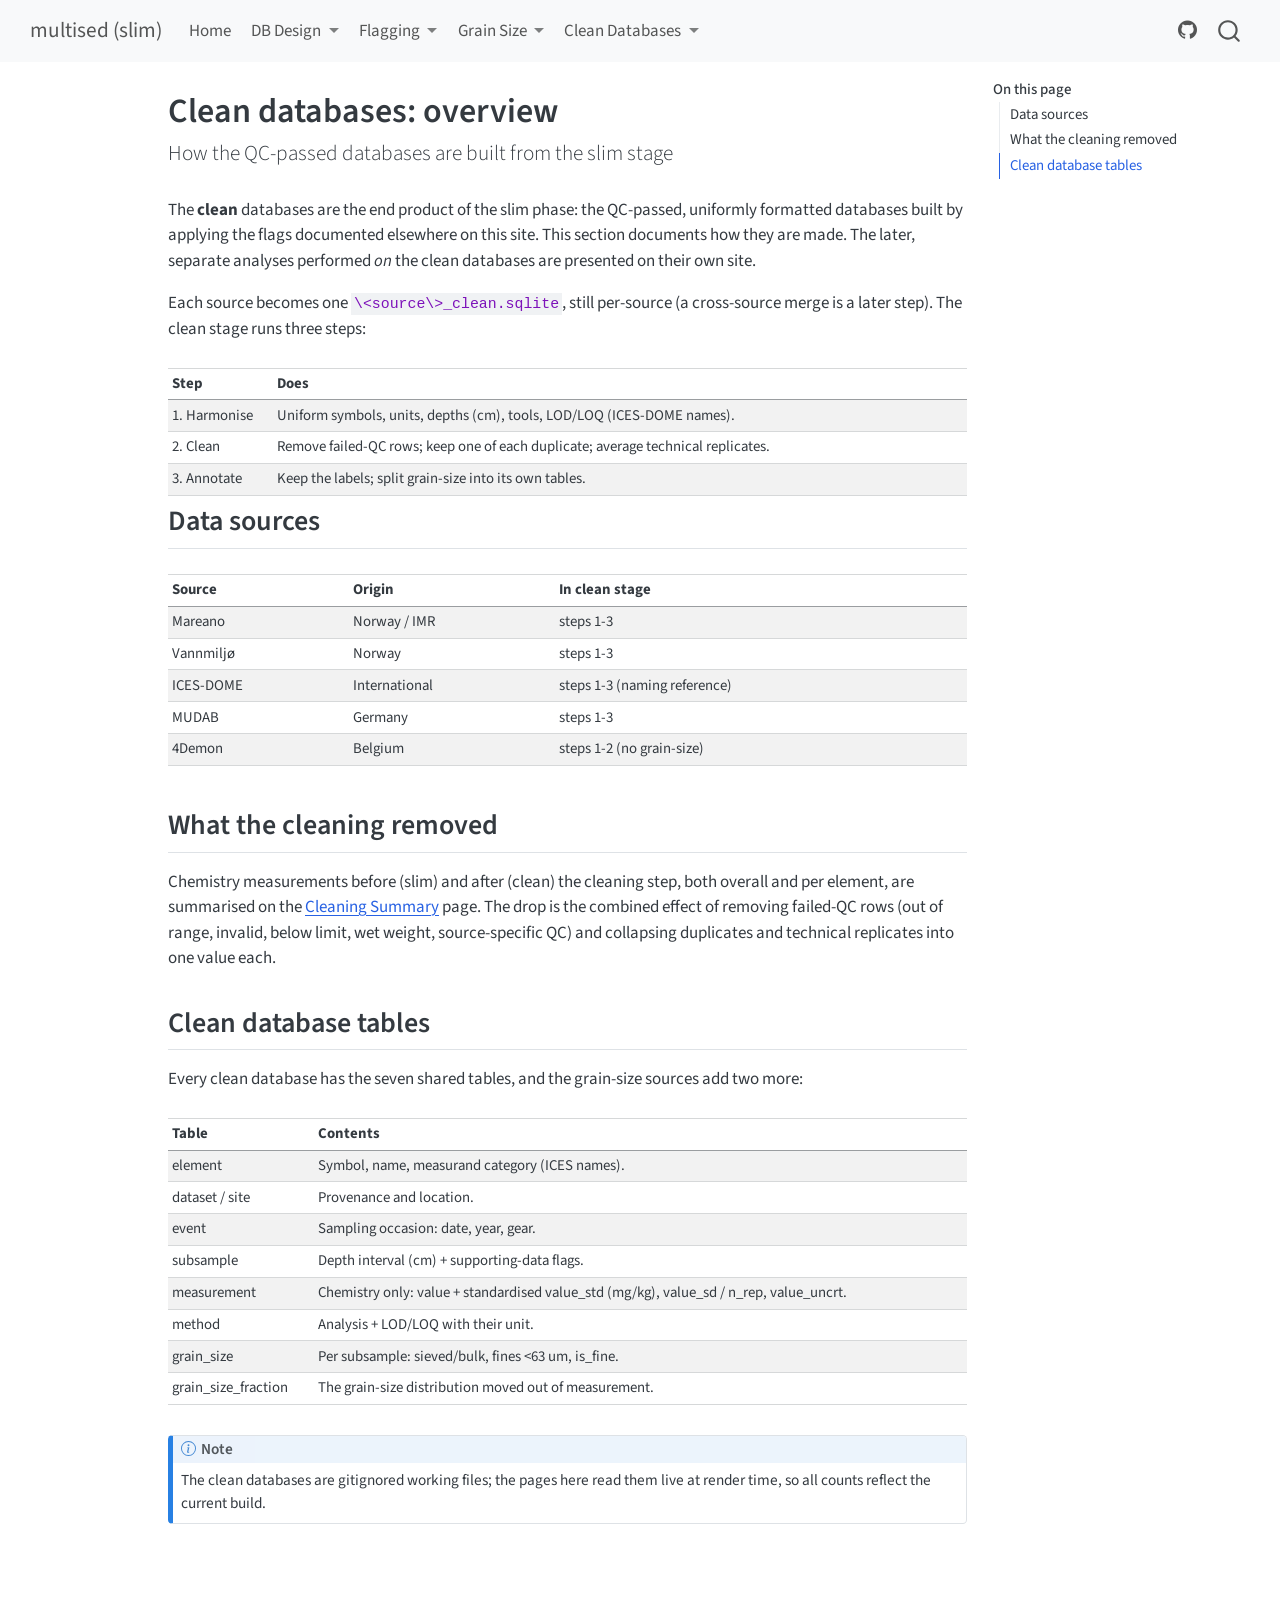
<file: clean-overview.html>
<!DOCTYPE html>
<html xmlns="http://www.w3.org/1999/xhtml" lang="en" xml:lang="en"><head>

<meta charset="utf-8">
<meta name="generator" content="quarto-1.9.38">

<meta name="viewport" content="width=device-width, initial-scale=1.0, user-scalable=yes">


<title>Clean databases: overview – multised (slim)</title>
<style>
/* Default styles provided by pandoc.
** See https://pandoc.org/MANUAL.html#variables-for-html for config info.
*/
code{white-space: pre-wrap;}
span.smallcaps{font-variant: small-caps;}
div.columns{display: flex; gap: min(4vw, 1.5em);}
div.column{flex: auto; overflow-x: auto;}
div.hanging-indent{margin-left: 1.5em; text-indent: -1.5em;}
ul.task-list{list-style: none;}
ul.task-list li input[type="checkbox"] {
  width: 0.8em;
  margin: 0 0.8em 0.2em -1em; /* quarto-specific, see https://github.com/quarto-dev/quarto-cli/issues/4556 */ 
  vertical-align: middle;
}
</style>


<script src="site_libs/quarto-nav/quarto-nav.js"></script>
<script src="site_libs/quarto-nav/headroom.min.js"></script>
<script src="site_libs/clipboard/clipboard.min.js"></script>
<script src="site_libs/quarto-search/autocomplete.umd.js"></script>
<script src="site_libs/quarto-search/fuse.min.js"></script>
<script src="site_libs/quarto-search/quarto-search.js"></script>
<meta name="quarto:offset" content="./">
<script src="site_libs/quarto-html/quarto.js" type="module"></script>
<script src="site_libs/quarto-html/tabsets/tabsets.js" type="module"></script>
<script src="site_libs/quarto-html/popper.min.js"></script>
<script src="site_libs/quarto-html/tippy.umd.min.js"></script>
<script src="site_libs/quarto-html/anchor.min.js"></script>
<link href="site_libs/quarto-html/tippy.css" rel="stylesheet">
<link href="site_libs/quarto-html/quarto-syntax-highlighting-15634bcf2e68342d4ad2dfa704d543f6.css" rel="stylesheet" id="quarto-text-highlighting-styles">
<script src="site_libs/bootstrap/bootstrap.min.js"></script>
<link href="site_libs/bootstrap/bootstrap-icons.css" rel="stylesheet">
<link href="site_libs/bootstrap/bootstrap-5b3fa5ccbb8ed2e194b31985f2da5f38.min.css" rel="stylesheet" append-hash="true" id="quarto-bootstrap" data-mode="light">
<script id="quarto-search-options" type="application/json">{
  "location": "navbar",
  "copy-button": false,
  "collapse-after": 3,
  "panel-placement": "end",
  "type": "overlay",
  "limit": 50,
  "keyboard-shortcut": [
    "f",
    "/",
    "s"
  ],
  "show-item-context": false,
  "language": {
    "search-no-results-text": "No results",
    "search-matching-documents-text": "matching documents",
    "search-copy-link-title": "Copy link to search",
    "search-hide-matches-text": "Hide additional matches",
    "search-more-match-text": "more match in this document",
    "search-more-matches-text": "more matches in this document",
    "search-clear-button-title": "Clear",
    "search-text-placeholder": "",
    "search-detached-cancel-button-title": "Cancel",
    "search-submit-button-title": "Submit",
    "search-label": "Search"
  }
}</script>


<link rel="stylesheet" href="styles.css">
</head>

<body class="nav-fixed quarto-light">

<div id="quarto-search-results"></div>
  <header id="quarto-header" class="headroom fixed-top">
    <nav class="navbar navbar-expand-lg " data-bs-theme="dark">
      <div class="navbar-container container-fluid">
      <div class="navbar-brand-container mx-auto">
    <a class="navbar-brand" href="./index.html">
    <span class="navbar-title">multised (slim)</span>
    </a>
  </div>
            <div id="quarto-search" class="" title="Search"></div>
          <button class="navbar-toggler" type="button" data-bs-toggle="collapse" data-bs-target="#navbarCollapse" aria-controls="navbarCollapse" role="menu" aria-expanded="false" aria-label="Toggle navigation" onclick="if (window.quartoToggleHeadroom) { window.quartoToggleHeadroom(); }">
  <span class="navbar-toggler-icon"></span>
</button>
          <div class="collapse navbar-collapse" id="navbarCollapse">
            <ul class="navbar-nav navbar-nav-scroll me-auto">
  <li class="nav-item">
    <a class="nav-link" href="./index.html"> 
<span class="menu-text">Home</span></a>
  </li>  
  <li class="nav-item dropdown ">
    <a class="nav-link dropdown-toggle" href="#" id="nav-menu-db-design" role="link" data-bs-toggle="dropdown" aria-expanded="false">
 <span class="menu-text">DB Design</span>
    </a>
    <ul class="dropdown-menu" aria-labelledby="nav-menu-db-design">    
        <li>
    <a class="dropdown-item" href="./db-schema-slim.html">
 <span class="dropdown-text">DB Schema (Slim)</span></a>
  </li>  
        <li>
    <a class="dropdown-item" href="./db-schema-clean.html">
 <span class="dropdown-text">DB Schema (Clean)</span></a>
  </li>  
        <li>
    <a class="dropdown-item" href="./database-downloads.html">
 <span class="dropdown-text">Database Downloads</span></a>
  </li>  
    </ul>
  </li>
  <li class="nav-item dropdown ">
    <a class="nav-link dropdown-toggle" href="#" id="nav-menu-flagging" role="link" data-bs-toggle="dropdown" aria-expanded="false">
 <span class="menu-text">Flagging</span>
    </a>
    <ul class="dropdown-menu" aria-labelledby="nav-menu-flagging">    
        <li>
    <a class="dropdown-item" href="./class-summary.html">
 <span class="dropdown-text">Class Summary</span></a>
  </li>  
        <li>
    <a class="dropdown-item" href="./flagging-conversion-range.html">
 <span class="dropdown-text">Unit Conversion &amp; Range Check</span></a>
  </li>  
        <li>
    <a class="dropdown-item" href="./flagging-common.html">
 <span class="dropdown-text">Common Flags</span></a>
  </li>  
        <li>
    <a class="dropdown-item" href="./flagging-source-specific.html">
 <span class="dropdown-text">Source Specific</span></a>
  </li>  
    </ul>
  </li>
  <li class="nav-item dropdown ">
    <a class="nav-link dropdown-toggle" href="#" id="nav-menu-grain-size" role="link" data-bs-toggle="dropdown" aria-expanded="false">
 <span class="menu-text">Grain Size</span>
    </a>
    <ul class="dropdown-menu" aria-labelledby="nav-menu-grain-size">    
        <li>
    <a class="dropdown-item" href="./grain-size-fraction.html">
 <span class="dropdown-text">Sample Fraction (matrix)</span></a>
  </li>  
        <li>
    <a class="dropdown-item" href="./grain-size-fines.html">
 <span class="dropdown-text">Fines (&lt;63 µm)</span></a>
  </li>  
    </ul>
  </li>
  <li class="nav-item dropdown ">
    <a class="nav-link dropdown-toggle" href="#" id="nav-menu-clean-databases" role="link" data-bs-toggle="dropdown" aria-expanded="false">
 <span class="menu-text">Clean Databases</span>
    </a>
    <ul class="dropdown-menu" aria-labelledby="nav-menu-clean-databases">    
        <li>
    <a class="dropdown-item" href="./clean-overview.html">
 <span class="dropdown-text">Overview</span></a>
  </li>  
        <li>
    <a class="dropdown-item" href="./clean-harmonisation.html">
 <span class="dropdown-text">Harmonisation</span></a>
  </li>  
        <li>
    <a class="dropdown-item" href="./clean-cleaning.html">
 <span class="dropdown-text">Cleaning</span></a>
  </li>  
        <li>
    <a class="dropdown-item" href="./clean-grain-size.html">
 <span class="dropdown-text">Grain-size Tables</span></a>
  </li>  
        <li>
    <a class="dropdown-item" href="./clean-cleaning-summary.html">
 <span class="dropdown-text">Cleaning Summary</span></a>
  </li>  
    </ul>
  </li>
</ul>
            <ul class="navbar-nav navbar-nav-scroll ms-auto">
  <li class="nav-item compact">
    <a class="nav-link" href="https://github.com/seafood-hazards/multised-slim"> <i class="bi bi-github" role="img" aria-label="GitHub">
</i> 
<span class="menu-text"></span></a>
  </li>  
</ul>
          </div> <!-- /navcollapse -->
            <div class="quarto-navbar-tools">
</div>
      </div> <!-- /container-fluid -->
    </nav>
</header>
<!-- content -->
<div id="quarto-content" class="quarto-container page-columns page-rows-contents page-layout-article page-navbar">
<!-- sidebar -->
<!-- margin-sidebar -->
    <div id="quarto-margin-sidebar" class="sidebar margin-sidebar">
        <nav id="TOC" role="doc-toc" class="toc-active">
    <h2 id="toc-title">On this page</h2>
   
  <ul>
  <li><a href="#data-sources" id="toc-data-sources" class="nav-link active" data-scroll-target="#data-sources">Data sources</a></li>
  <li><a href="#what-the-cleaning-removed" id="toc-what-the-cleaning-removed" class="nav-link" data-scroll-target="#what-the-cleaning-removed">What the cleaning removed</a></li>
  <li><a href="#clean-database-tables" id="toc-clean-database-tables" class="nav-link" data-scroll-target="#clean-database-tables">Clean database tables</a></li>
  </ul>
</nav>
    </div>
<!-- main -->
<main class="content" id="quarto-document-content">

<header id="title-block-header" class="quarto-title-block default">
<div class="quarto-title">
<h1 class="title">Clean databases: overview</h1>
<p class="subtitle lead">How the QC-passed databases are built from the slim stage</p>
</div>



<div class="quarto-title-meta">

    
  
    
  </div>
  


</header>


<div class="cell">
<style type="text/css">
th { white-space: nowrap; }
</style>
</div>
<p>The <strong>clean</strong> databases are the end product of the slim phase: the QC-passed, uniformly formatted databases built by applying the flags documented elsewhere on this site. This section documents how they are made. The later, separate analyses performed <em>on</em> the clean databases are presented on their own site.</p>
<p>Each source becomes one <code>\&lt;source\&gt;_clean.sqlite</code>, still per-source (a cross-source merge is a later step). The clean stage runs three steps:</p>
<div class="cell">
<div class="cell-output-display">
<table class="caption-top table table-sm table-striped small">
<colgroup>
<col style="width: 13%">
<col style="width: 86%">
</colgroup>
<thead>
<tr class="header">
<th style="text-align: left;">Step</th>
<th style="text-align: left;">Does</th>
</tr>
</thead>
<tbody>
<tr class="odd">
<td style="text-align: left;">1. Harmonise</td>
<td style="text-align: left;">Uniform symbols, units, depths (cm), tools, LOD/LOQ (ICES-DOME names).</td>
</tr>
<tr class="even">
<td style="text-align: left;">2. Clean</td>
<td style="text-align: left;">Remove failed-QC rows; keep one of each duplicate; average technical replicates.</td>
</tr>
<tr class="odd">
<td style="text-align: left;">3. Annotate</td>
<td style="text-align: left;">Keep the labels; split grain-size into its own tables.</td>
</tr>
</tbody>
</table>
</div>
</div>
<section id="data-sources" class="level2">
<h2 class="anchored" data-anchor-id="data-sources">Data sources</h2>
<div class="cell">
<div class="cell-output-display">
<table class="caption-top table table-sm table-striped small">
<thead>
<tr class="header">
<th style="text-align: left;">Source</th>
<th style="text-align: left;">Origin</th>
<th style="text-align: left;">In clean stage</th>
</tr>
</thead>
<tbody>
<tr class="odd">
<td style="text-align: left;">Mareano</td>
<td style="text-align: left;">Norway / IMR</td>
<td style="text-align: left;">steps 1-3</td>
</tr>
<tr class="even">
<td style="text-align: left;">Vannmiljø</td>
<td style="text-align: left;">Norway</td>
<td style="text-align: left;">steps 1-3</td>
</tr>
<tr class="odd">
<td style="text-align: left;">ICES-DOME</td>
<td style="text-align: left;">International</td>
<td style="text-align: left;">steps 1-3 (naming reference)</td>
</tr>
<tr class="even">
<td style="text-align: left;">MUDAB</td>
<td style="text-align: left;">Germany</td>
<td style="text-align: left;">steps 1-3</td>
</tr>
<tr class="odd">
<td style="text-align: left;">4Demon</td>
<td style="text-align: left;">Belgium</td>
<td style="text-align: left;">steps 1-2 (no grain-size)</td>
</tr>
</tbody>
</table>
</div>
</div>
</section>
<section id="what-the-cleaning-removed" class="level2">
<h2 class="anchored" data-anchor-id="what-the-cleaning-removed">What the cleaning removed</h2>
<p>Chemistry measurements before (slim) and after (clean) the cleaning step, both overall and per element, are summarised on the <a href="./clean-cleaning-summary.html">Cleaning Summary</a> page. The drop is the combined effect of removing failed-QC rows (out of range, invalid, below limit, wet weight, source-specific QC) and collapsing duplicates and technical replicates into one value each.</p>
</section>
<section id="clean-database-tables" class="level2">
<h2 class="anchored" data-anchor-id="clean-database-tables">Clean database tables</h2>
<p>Every clean database has the seven shared tables, and the grain-size sources add two more:</p>
<div class="cell">
<div class="cell-output-display">
<table class="caption-top table table-sm table-striped small">
<colgroup>
<col style="width: 18%">
<col style="width: 81%">
</colgroup>
<thead>
<tr class="header">
<th style="text-align: left;">Table</th>
<th style="text-align: left;">Contents</th>
</tr>
</thead>
<tbody>
<tr class="odd">
<td style="text-align: left;">element</td>
<td style="text-align: left;">Symbol, name, measurand category (ICES names).</td>
</tr>
<tr class="even">
<td style="text-align: left;">dataset / site</td>
<td style="text-align: left;">Provenance and location.</td>
</tr>
<tr class="odd">
<td style="text-align: left;">event</td>
<td style="text-align: left;">Sampling occasion: date, year, gear.</td>
</tr>
<tr class="even">
<td style="text-align: left;">subsample</td>
<td style="text-align: left;">Depth interval (cm) + supporting-data flags.</td>
</tr>
<tr class="odd">
<td style="text-align: left;">measurement</td>
<td style="text-align: left;">Chemistry only: value + standardised value_std (mg/kg), value_sd / n_rep, value_uncrt.</td>
</tr>
<tr class="even">
<td style="text-align: left;">method</td>
<td style="text-align: left;">Analysis + LOD/LOQ with their unit.</td>
</tr>
<tr class="odd">
<td style="text-align: left;">grain_size</td>
<td style="text-align: left;">Per subsample: sieved/bulk, fines &lt;63 um, is_fine.</td>
</tr>
<tr class="even">
<td style="text-align: left;">grain_size_fraction</td>
<td style="text-align: left;">The grain-size distribution moved out of measurement.</td>
</tr>
</tbody>
</table>
</div>
</div>
<div class="callout callout-style-default callout-note callout-titled">
<div class="callout-header d-flex align-content-center">
<div class="callout-icon-container">
<i class="callout-icon"></i>
</div>
<div class="callout-title-container flex-fill">
Note
</div>
</div>
<div class="callout-body-container callout-body">
<p>The clean databases are gitignored working files; the pages here read them live at render time, so all counts reflect the current build.</p>
</div>
</div>


</section>

</main> <!-- /main -->
<script id="quarto-html-after-body" type="application/javascript">
  window.document.addEventListener("DOMContentLoaded", function (event) {
    const icon = "";
    const anchorJS = new window.AnchorJS();
    anchorJS.options = {
      placement: 'right',
      icon: icon
    };
    anchorJS.add('.anchored');
    const isCodeAnnotation = (el) => {
      for (const clz of el.classList) {
        if (clz.startsWith('code-annotation-')) {                     
          return true;
        }
      }
      return false;
    }
    const onCopySuccess = function(e) {
      // button target
      const button = e.trigger;
      // don't keep focus
      button.blur();
      // flash "checked"
      button.classList.add('code-copy-button-checked');
      var currentTitle = button.getAttribute("title");
      button.setAttribute("title", "Copied!");
      let tooltip;
      if (window.bootstrap) {
        button.setAttribute("data-bs-toggle", "tooltip");
        button.setAttribute("data-bs-placement", "left");
        button.setAttribute("data-bs-title", "Copied!");
        tooltip = new bootstrap.Tooltip(button, 
          { trigger: "manual", 
            customClass: "code-copy-button-tooltip",
            offset: [0, -8]});
        tooltip.show();    
      }
      setTimeout(function() {
        if (tooltip) {
          tooltip.hide();
          button.removeAttribute("data-bs-title");
          button.removeAttribute("data-bs-toggle");
          button.removeAttribute("data-bs-placement");
        }
        button.setAttribute("title", currentTitle);
        button.classList.remove('code-copy-button-checked');
      }, 1000);
      // clear code selection
      e.clearSelection();
    }
    const getTextToCopy = function(trigger) {
      const outerScaffold = trigger.parentElement.cloneNode(true);
      const codeEl = outerScaffold.querySelector('code');
      for (const childEl of codeEl.children) {
        if (isCodeAnnotation(childEl)) {
          childEl.remove();
        }
      }
      return codeEl.innerText;
    }
    const clipboard = new window.ClipboardJS('.code-copy-button:not([data-in-quarto-modal])', {
      text: getTextToCopy
    });
    clipboard.on('success', onCopySuccess);
    if (window.document.getElementById('quarto-embedded-source-code-modal')) {
      const clipboardModal = new window.ClipboardJS('.code-copy-button[data-in-quarto-modal]', {
        text: getTextToCopy,
        container: window.document.getElementById('quarto-embedded-source-code-modal')
      });
      clipboardModal.on('success', onCopySuccess);
    }
      var localhostRegex = new RegExp(/^(?:http|https):\/\/localhost\:?[0-9]*\//);
      var mailtoRegex = new RegExp(/^mailto:/);
        var filterRegex = new RegExp('/' + window.location.host + '/');
      var isInternal = (href) => {
          return filterRegex.test(href) || localhostRegex.test(href) || mailtoRegex.test(href);
      }
      // Inspect non-navigation links and adorn them if external
     var links = window.document.querySelectorAll('a[href]:not(.nav-link):not(.navbar-brand):not(.toc-action):not(.sidebar-link):not(.sidebar-item-toggle):not(.pagination-link):not(.no-external):not([aria-hidden]):not(.dropdown-item):not(.quarto-navigation-tool):not(.about-link)');
      for (var i=0; i<links.length; i++) {
        const link = links[i];
        if (!isInternal(link.href)) {
          // undo the damage that might have been done by quarto-nav.js in the case of
          // links that we want to consider external
          if (link.dataset.originalHref !== undefined) {
            link.href = link.dataset.originalHref;
          }
        }
      }
    function tippyHover(el, contentFn, onTriggerFn, onUntriggerFn) {
      const config = {
        allowHTML: true,
        maxWidth: 500,
        delay: 100,
        arrow: false,
        appendTo: function(el) {
            return el.parentElement;
        },
        interactive: true,
        interactiveBorder: 10,
        theme: 'quarto',
        placement: 'bottom-start',
      };
      if (contentFn) {
        config.content = contentFn;
      }
      if (onTriggerFn) {
        config.onTrigger = onTriggerFn;
      }
      if (onUntriggerFn) {
        config.onUntrigger = onUntriggerFn;
      }
      window.tippy(el, config); 
    }
    const noterefs = window.document.querySelectorAll('a[role="doc-noteref"]');
    for (var i=0; i<noterefs.length; i++) {
      const ref = noterefs[i];
      tippyHover(ref, function() {
        // use id or data attribute instead here
        let href = ref.getAttribute('data-footnote-href') || ref.getAttribute('href');
        try { href = new URL(href).hash; } catch {}
        const id = href.replace(/^#\/?/, "");
        const note = window.document.getElementById(id);
        if (note) {
          return note.innerHTML;
        } else {
          return "";
        }
      });
    }
    const xrefs = window.document.querySelectorAll('a.quarto-xref');
    const processXRef = (id, note) => {
      // Strip column container classes
      const stripColumnClz = (el) => {
        el.classList.remove("page-full", "page-columns");
        if (el.children) {
          for (const child of el.children) {
            stripColumnClz(child);
          }
        }
      }
      stripColumnClz(note)
      if (id === null || id.startsWith('sec-')) {
        // Special case sections, only their first couple elements
        const container = document.createElement("div");
        if (note.children && note.children.length > 2) {
          container.appendChild(note.children[0].cloneNode(true));
          for (let i = 1; i < note.children.length; i++) {
            const child = note.children[i];
            if (child.tagName === "P" && child.innerText === "") {
              continue;
            } else {
              container.appendChild(child.cloneNode(true));
              break;
            }
          }
          if (window.Quarto?.typesetMath) {
            window.Quarto.typesetMath(container);
          }
          return container.innerHTML
        } else {
          if (window.Quarto?.typesetMath) {
            window.Quarto.typesetMath(note);
          }
          return note.innerHTML;
        }
      } else {
        // Remove any anchor links if they are present
        const anchorLink = note.querySelector('a.anchorjs-link');
        if (anchorLink) {
          anchorLink.remove();
        }
        if (window.Quarto?.typesetMath) {
          window.Quarto.typesetMath(note);
        }
        if (note.classList.contains("callout")) {
          return note.outerHTML;
        } else {
          return note.innerHTML;
        }
      }
    }
    for (var i=0; i<xrefs.length; i++) {
      const xref = xrefs[i];
      tippyHover(xref, undefined, function(instance) {
        instance.disable();
        let url = xref.getAttribute('href');
        let hash = undefined; 
        if (url.startsWith('#')) {
          hash = url;
        } else {
          try { hash = new URL(url).hash; } catch {}
        }
        if (hash) {
          const id = hash.replace(/^#\/?/, "");
          const note = window.document.getElementById(id);
          if (note !== null) {
            try {
              const html = processXRef(id, note.cloneNode(true));
              instance.setContent(html);
            } finally {
              instance.enable();
              instance.show();
            }
          } else {
            // See if we can fetch this
            fetch(url.split('#')[0])
            .then(res => res.text())
            .then(html => {
              const parser = new DOMParser();
              const htmlDoc = parser.parseFromString(html, "text/html");
              const note = htmlDoc.getElementById(id);
              if (note !== null) {
                const html = processXRef(id, note);
                instance.setContent(html);
              } 
            }).finally(() => {
              instance.enable();
              instance.show();
            });
          }
        } else {
          // See if we can fetch a full url (with no hash to target)
          // This is a special case and we should probably do some content thinning / targeting
          fetch(url)
          .then(res => res.text())
          .then(html => {
            const parser = new DOMParser();
            const htmlDoc = parser.parseFromString(html, "text/html");
            const note = htmlDoc.querySelector('main.content');
            if (note !== null) {
              // This should only happen for chapter cross references
              // (since there is no id in the URL)
              // remove the first header
              if (note.children.length > 0 && note.children[0].tagName === "HEADER") {
                note.children[0].remove();
              }
              const html = processXRef(null, note);
              instance.setContent(html);
            } 
          }).finally(() => {
            instance.enable();
            instance.show();
          });
        }
      }, function(instance) {
      });
    }
        let selectedAnnoteEl;
        const selectorForAnnotation = ( cell, annotation) => {
          let cellAttr = 'data-code-cell="' + cell + '"';
          let lineAttr = 'data-code-annotation="' +  annotation + '"';
          const selector = 'span[' + cellAttr + '][' + lineAttr + ']';
          return selector;
        }
        const selectCodeLines = (annoteEl) => {
          const doc = window.document;
          const targetCell = annoteEl.getAttribute("data-target-cell");
          const targetAnnotation = annoteEl.getAttribute("data-target-annotation");
          const annoteSpan = window.document.querySelector(selectorForAnnotation(targetCell, targetAnnotation));
          const lines = annoteSpan.getAttribute("data-code-lines").split(",");
          const lineIds = lines.map((line) => {
            return targetCell + "-" + line;
          })
          let top = null;
          let height = null;
          let parent = null;
          if (lineIds.length > 0) {
              //compute the position of the single el (top and bottom and make a div)
              const el = window.document.getElementById(lineIds[0]);
              top = el.offsetTop;
              height = el.offsetHeight;
              parent = el.parentElement.parentElement;
            if (lineIds.length > 1) {
              const lastEl = window.document.getElementById(lineIds[lineIds.length - 1]);
              const bottom = lastEl.offsetTop + lastEl.offsetHeight;
              height = bottom - top;
            }
            if (top !== null && height !== null && parent !== null) {
              // cook up a div (if necessary) and position it 
              let div = window.document.getElementById("code-annotation-line-highlight");
              if (div === null) {
                div = window.document.createElement("div");
                div.setAttribute("id", "code-annotation-line-highlight");
                div.style.position = 'absolute';
                parent.appendChild(div);
              }
              div.style.top = top - 2 + "px";
              div.style.height = height + 4 + "px";
              div.style.left = 0;
              let gutterDiv = window.document.getElementById("code-annotation-line-highlight-gutter");
              if (gutterDiv === null) {
                gutterDiv = window.document.createElement("div");
                gutterDiv.setAttribute("id", "code-annotation-line-highlight-gutter");
                gutterDiv.style.position = 'absolute';
                const codeCell = window.document.getElementById(targetCell);
                const gutter = codeCell.querySelector('.code-annotation-gutter');
                gutter.appendChild(gutterDiv);
              }
              gutterDiv.style.top = top - 2 + "px";
              gutterDiv.style.height = height + 4 + "px";
            }
            selectedAnnoteEl = annoteEl;
          }
        };
        const unselectCodeLines = () => {
          const elementsIds = ["code-annotation-line-highlight", "code-annotation-line-highlight-gutter"];
          elementsIds.forEach((elId) => {
            const div = window.document.getElementById(elId);
            if (div) {
              div.remove();
            }
          });
          selectedAnnoteEl = undefined;
        };
          // Handle positioning of the toggle
      window.addEventListener(
        "resize",
        throttle(() => {
          elRect = undefined;
          if (selectedAnnoteEl) {
            selectCodeLines(selectedAnnoteEl);
          }
        }, 10)
      );
      function throttle(fn, ms) {
      let throttle = false;
      let timer;
        return (...args) => {
          if(!throttle) { // first call gets through
              fn.apply(this, args);
              throttle = true;
          } else { // all the others get throttled
              if(timer) clearTimeout(timer); // cancel #2
              timer = setTimeout(() => {
                fn.apply(this, args);
                timer = throttle = false;
              }, ms);
          }
        };
      }
        // Attach click handler to the DT
        const annoteDls = window.document.querySelectorAll('dt[data-target-cell]');
        for (const annoteDlNode of annoteDls) {
          annoteDlNode.addEventListener('click', (event) => {
            const clickedEl = event.target;
            if (clickedEl !== selectedAnnoteEl) {
              unselectCodeLines();
              const activeEl = window.document.querySelector('dt[data-target-cell].code-annotation-active');
              if (activeEl) {
                activeEl.classList.remove('code-annotation-active');
              }
              selectCodeLines(clickedEl);
              clickedEl.classList.add('code-annotation-active');
            } else {
              // Unselect the line
              unselectCodeLines();
              clickedEl.classList.remove('code-annotation-active');
            }
          });
        }
    const findCites = (el) => {
      const parentEl = el.parentElement;
      if (parentEl) {
        const cites = parentEl.dataset.cites;
        if (cites) {
          return {
            el,
            cites: cites.split(' ')
          };
        } else {
          return findCites(el.parentElement)
        }
      } else {
        return undefined;
      }
    };
    var bibliorefs = window.document.querySelectorAll('a[role="doc-biblioref"]');
    for (var i=0; i<bibliorefs.length; i++) {
      const ref = bibliorefs[i];
      const citeInfo = findCites(ref);
      if (citeInfo) {
        tippyHover(citeInfo.el, function() {
          var popup = window.document.createElement('div');
          citeInfo.cites.forEach(function(cite) {
            var citeDiv = window.document.createElement('div');
            citeDiv.classList.add('hanging-indent');
            citeDiv.classList.add('csl-entry');
            var biblioDiv = window.document.getElementById('ref-' + cite);
            if (biblioDiv) {
              citeDiv.innerHTML = biblioDiv.innerHTML;
            }
            popup.appendChild(citeDiv);
          });
          return popup.innerHTML;
        });
      }
    }
  });
  </script>
</div> <!-- /content -->




</body></html>
</file>
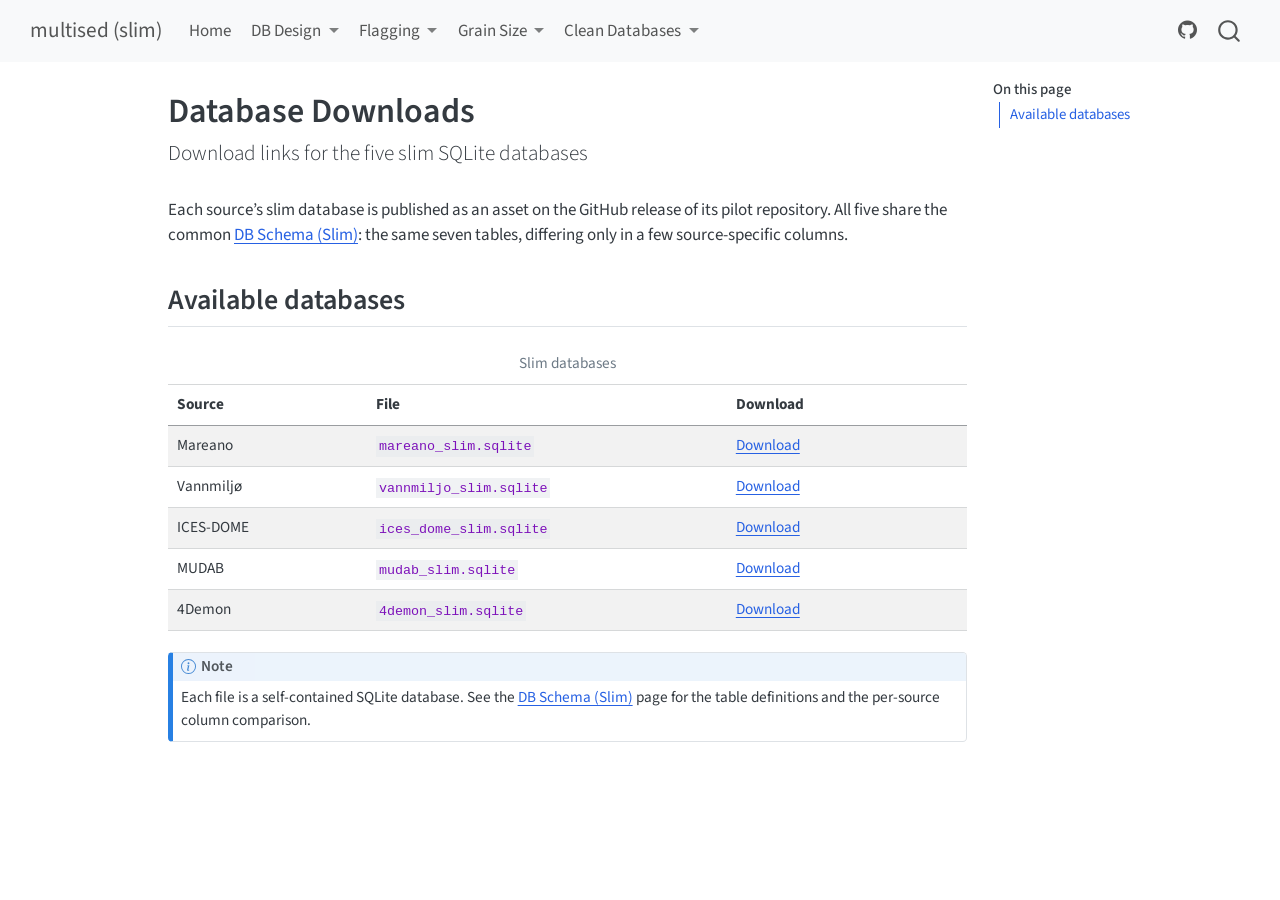
<file: database-downloads.html>
<!DOCTYPE html>
<html xmlns="http://www.w3.org/1999/xhtml" lang="en" xml:lang="en"><head>

<meta charset="utf-8">
<meta name="generator" content="quarto-1.9.38">

<meta name="viewport" content="width=device-width, initial-scale=1.0, user-scalable=yes">


<title>Database Downloads – multised (slim)</title>
<style>
/* Default styles provided by pandoc.
** See https://pandoc.org/MANUAL.html#variables-for-html for config info.
*/
code{white-space: pre-wrap;}
span.smallcaps{font-variant: small-caps;}
div.columns{display: flex; gap: min(4vw, 1.5em);}
div.column{flex: auto; overflow-x: auto;}
div.hanging-indent{margin-left: 1.5em; text-indent: -1.5em;}
ul.task-list{list-style: none;}
ul.task-list li input[type="checkbox"] {
  width: 0.8em;
  margin: 0 0.8em 0.2em -1em; /* quarto-specific, see https://github.com/quarto-dev/quarto-cli/issues/4556 */ 
  vertical-align: middle;
}
</style>


<script src="site_libs/quarto-nav/quarto-nav.js"></script>
<script src="site_libs/quarto-nav/headroom.min.js"></script>
<script src="site_libs/clipboard/clipboard.min.js"></script>
<script src="site_libs/quarto-search/autocomplete.umd.js"></script>
<script src="site_libs/quarto-search/fuse.min.js"></script>
<script src="site_libs/quarto-search/quarto-search.js"></script>
<meta name="quarto:offset" content="./">
<script src="site_libs/quarto-html/quarto.js" type="module"></script>
<script src="site_libs/quarto-html/tabsets/tabsets.js" type="module"></script>
<script src="site_libs/quarto-html/popper.min.js"></script>
<script src="site_libs/quarto-html/tippy.umd.min.js"></script>
<script src="site_libs/quarto-html/anchor.min.js"></script>
<link href="site_libs/quarto-html/tippy.css" rel="stylesheet">
<link href="site_libs/quarto-html/quarto-syntax-highlighting-15634bcf2e68342d4ad2dfa704d543f6.css" rel="stylesheet" id="quarto-text-highlighting-styles">
<script src="site_libs/bootstrap/bootstrap.min.js"></script>
<link href="site_libs/bootstrap/bootstrap-icons.css" rel="stylesheet">
<link href="site_libs/bootstrap/bootstrap-5b3fa5ccbb8ed2e194b31985f2da5f38.min.css" rel="stylesheet" append-hash="true" id="quarto-bootstrap" data-mode="light">
<script id="quarto-search-options" type="application/json">{
  "location": "navbar",
  "copy-button": false,
  "collapse-after": 3,
  "panel-placement": "end",
  "type": "overlay",
  "limit": 50,
  "keyboard-shortcut": [
    "f",
    "/",
    "s"
  ],
  "show-item-context": false,
  "language": {
    "search-no-results-text": "No results",
    "search-matching-documents-text": "matching documents",
    "search-copy-link-title": "Copy link to search",
    "search-hide-matches-text": "Hide additional matches",
    "search-more-match-text": "more match in this document",
    "search-more-matches-text": "more matches in this document",
    "search-clear-button-title": "Clear",
    "search-text-placeholder": "",
    "search-detached-cancel-button-title": "Cancel",
    "search-submit-button-title": "Submit",
    "search-label": "Search"
  }
}</script>


<link rel="stylesheet" href="styles.css">
</head>

<body class="nav-fixed quarto-light">

<div id="quarto-search-results"></div>
  <header id="quarto-header" class="headroom fixed-top">
    <nav class="navbar navbar-expand-lg " data-bs-theme="dark">
      <div class="navbar-container container-fluid">
      <div class="navbar-brand-container mx-auto">
    <a class="navbar-brand" href="./index.html">
    <span class="navbar-title">multised (slim)</span>
    </a>
  </div>
            <div id="quarto-search" class="" title="Search"></div>
          <button class="navbar-toggler" type="button" data-bs-toggle="collapse" data-bs-target="#navbarCollapse" aria-controls="navbarCollapse" role="menu" aria-expanded="false" aria-label="Toggle navigation" onclick="if (window.quartoToggleHeadroom) { window.quartoToggleHeadroom(); }">
  <span class="navbar-toggler-icon"></span>
</button>
          <div class="collapse navbar-collapse" id="navbarCollapse">
            <ul class="navbar-nav navbar-nav-scroll me-auto">
  <li class="nav-item">
    <a class="nav-link" href="./index.html"> 
<span class="menu-text">Home</span></a>
  </li>  
  <li class="nav-item dropdown ">
    <a class="nav-link dropdown-toggle" href="#" id="nav-menu-db-design" role="link" data-bs-toggle="dropdown" aria-expanded="false">
 <span class="menu-text">DB Design</span>
    </a>
    <ul class="dropdown-menu" aria-labelledby="nav-menu-db-design">    
        <li>
    <a class="dropdown-item" href="./db-schema-slim.html">
 <span class="dropdown-text">DB Schema (Slim)</span></a>
  </li>  
        <li>
    <a class="dropdown-item" href="./db-schema-clean.html">
 <span class="dropdown-text">DB Schema (Clean)</span></a>
  </li>  
        <li>
    <a class="dropdown-item" href="./database-downloads.html">
 <span class="dropdown-text">Database Downloads</span></a>
  </li>  
    </ul>
  </li>
  <li class="nav-item dropdown ">
    <a class="nav-link dropdown-toggle" href="#" id="nav-menu-flagging" role="link" data-bs-toggle="dropdown" aria-expanded="false">
 <span class="menu-text">Flagging</span>
    </a>
    <ul class="dropdown-menu" aria-labelledby="nav-menu-flagging">    
        <li>
    <a class="dropdown-item" href="./class-summary.html">
 <span class="dropdown-text">Class Summary</span></a>
  </li>  
        <li>
    <a class="dropdown-item" href="./flagging-conversion-range.html">
 <span class="dropdown-text">Unit Conversion &amp; Range Check</span></a>
  </li>  
        <li>
    <a class="dropdown-item" href="./flagging-common.html">
 <span class="dropdown-text">Common Flags</span></a>
  </li>  
        <li>
    <a class="dropdown-item" href="./flagging-source-specific.html">
 <span class="dropdown-text">Source Specific</span></a>
  </li>  
    </ul>
  </li>
  <li class="nav-item dropdown ">
    <a class="nav-link dropdown-toggle" href="#" id="nav-menu-grain-size" role="link" data-bs-toggle="dropdown" aria-expanded="false">
 <span class="menu-text">Grain Size</span>
    </a>
    <ul class="dropdown-menu" aria-labelledby="nav-menu-grain-size">    
        <li>
    <a class="dropdown-item" href="./grain-size-fraction.html">
 <span class="dropdown-text">Sample Fraction (matrix)</span></a>
  </li>  
        <li>
    <a class="dropdown-item" href="./grain-size-fines.html">
 <span class="dropdown-text">Fines (&lt;63 µm)</span></a>
  </li>  
    </ul>
  </li>
  <li class="nav-item dropdown ">
    <a class="nav-link dropdown-toggle" href="#" id="nav-menu-clean-databases" role="link" data-bs-toggle="dropdown" aria-expanded="false">
 <span class="menu-text">Clean Databases</span>
    </a>
    <ul class="dropdown-menu" aria-labelledby="nav-menu-clean-databases">    
        <li>
    <a class="dropdown-item" href="./clean-overview.html">
 <span class="dropdown-text">Overview</span></a>
  </li>  
        <li>
    <a class="dropdown-item" href="./clean-harmonisation.html">
 <span class="dropdown-text">Harmonisation</span></a>
  </li>  
        <li>
    <a class="dropdown-item" href="./clean-cleaning.html">
 <span class="dropdown-text">Cleaning</span></a>
  </li>  
        <li>
    <a class="dropdown-item" href="./clean-grain-size.html">
 <span class="dropdown-text">Grain-size Tables</span></a>
  </li>  
        <li>
    <a class="dropdown-item" href="./clean-cleaning-summary.html">
 <span class="dropdown-text">Cleaning Summary</span></a>
  </li>  
    </ul>
  </li>
</ul>
            <ul class="navbar-nav navbar-nav-scroll ms-auto">
  <li class="nav-item compact">
    <a class="nav-link" href="https://github.com/seafood-hazards/multised-slim"> <i class="bi bi-github" role="img" aria-label="GitHub">
</i> 
<span class="menu-text"></span></a>
  </li>  
</ul>
          </div> <!-- /navcollapse -->
            <div class="quarto-navbar-tools">
</div>
      </div> <!-- /container-fluid -->
    </nav>
</header>
<!-- content -->
<div id="quarto-content" class="quarto-container page-columns page-rows-contents page-layout-article page-navbar">
<!-- sidebar -->
<!-- margin-sidebar -->
    <div id="quarto-margin-sidebar" class="sidebar margin-sidebar">
        <nav id="TOC" role="doc-toc" class="toc-active">
    <h2 id="toc-title">On this page</h2>
   
  <ul>
  <li><a href="#available-databases" id="toc-available-databases" class="nav-link active" data-scroll-target="#available-databases">Available databases</a></li>
  </ul>
</nav>
    </div>
<!-- main -->
<main class="content" id="quarto-document-content">

<header id="title-block-header" class="quarto-title-block default">
<div class="quarto-title">
<h1 class="title">Database Downloads</h1>
<p class="subtitle lead">Download links for the five slim SQLite databases</p>
</div>



<div class="quarto-title-meta">

    
  
    
  </div>
  


</header>


<p>Each source’s slim database is published as an asset on the GitHub release of its pilot repository. All five share the common <a href="./db-schema-slim.html">DB Schema (Slim)</a>: the same seven tables, differing only in a few source-specific columns.</p>
<section id="available-databases" class="level2">
<h2 class="anchored" data-anchor-id="available-databases">Available databases</h2>
<table class="table-striped table-hover caption-top table">
<caption>Slim databases</caption>
<colgroup>
<col style="width: 25%">
<col style="width: 45%">
<col style="width: 30%">
</colgroup>
<thead>
<tr class="header">
<th style="text-align: left;">Source</th>
<th style="text-align: left;">File</th>
<th style="text-align: left;">Download</th>
</tr>
</thead>
<tbody>
<tr class="odd">
<td style="text-align: left;">Mareano</td>
<td style="text-align: left;"><code>mareano_slim.sqlite</code></td>
<td style="text-align: left;"><a href="https://github.com/seafood-hazards/mareano-pilot/releases/download/v0.1.16/mareano_slim.sqlite">Download</a></td>
</tr>
<tr class="even">
<td style="text-align: left;">Vannmiljø</td>
<td style="text-align: left;"><code>vannmiljo_slim.sqlite</code></td>
<td style="text-align: left;"><a href="https://github.com/seafood-hazards/vannmiljo-pilot/releases/download/v0.1.16/vannmiljo_slim.sqlite">Download</a></td>
</tr>
<tr class="odd">
<td style="text-align: left;">ICES-DOME</td>
<td style="text-align: left;"><code>ices_dome_slim.sqlite</code></td>
<td style="text-align: left;"><a href="https://github.com/seafood-hazards/ices-dome-pilot/releases/download/v0.1.17/ices_dome_slim.sqlite">Download</a></td>
</tr>
<tr class="even">
<td style="text-align: left;">MUDAB</td>
<td style="text-align: left;"><code>mudab_slim.sqlite</code></td>
<td style="text-align: left;"><a href="https://github.com/seafood-hazards/mudab-pilot/releases/download/v0.1.4/mudab_slim.sqlite">Download</a></td>
</tr>
<tr class="odd">
<td style="text-align: left;">4Demon</td>
<td style="text-align: left;"><code>4demon_slim.sqlite</code></td>
<td style="text-align: left;"><a href="https://github.com/seafood-hazards/4demon-pilot/releases/download/v0.1.0/4demon_slim.sqlite">Download</a></td>
</tr>
</tbody>
</table>
<div class="callout callout-style-default callout-note callout-titled">
<div class="callout-header d-flex align-content-center">
<div class="callout-icon-container">
<i class="callout-icon"></i>
</div>
<div class="callout-title-container flex-fill">
Note
</div>
</div>
<div class="callout-body-container callout-body">
<p>Each file is a self-contained SQLite database. See the <a href="./db-schema-slim.html">DB Schema (Slim)</a> page for the table definitions and the per-source column comparison.</p>
</div>
</div>


</section>

</main> <!-- /main -->
<script id="quarto-html-after-body" type="application/javascript">
  window.document.addEventListener("DOMContentLoaded", function (event) {
    const icon = "";
    const anchorJS = new window.AnchorJS();
    anchorJS.options = {
      placement: 'right',
      icon: icon
    };
    anchorJS.add('.anchored');
    const isCodeAnnotation = (el) => {
      for (const clz of el.classList) {
        if (clz.startsWith('code-annotation-')) {                     
          return true;
        }
      }
      return false;
    }
    const onCopySuccess = function(e) {
      // button target
      const button = e.trigger;
      // don't keep focus
      button.blur();
      // flash "checked"
      button.classList.add('code-copy-button-checked');
      var currentTitle = button.getAttribute("title");
      button.setAttribute("title", "Copied!");
      let tooltip;
      if (window.bootstrap) {
        button.setAttribute("data-bs-toggle", "tooltip");
        button.setAttribute("data-bs-placement", "left");
        button.setAttribute("data-bs-title", "Copied!");
        tooltip = new bootstrap.Tooltip(button, 
          { trigger: "manual", 
            customClass: "code-copy-button-tooltip",
            offset: [0, -8]});
        tooltip.show();    
      }
      setTimeout(function() {
        if (tooltip) {
          tooltip.hide();
          button.removeAttribute("data-bs-title");
          button.removeAttribute("data-bs-toggle");
          button.removeAttribute("data-bs-placement");
        }
        button.setAttribute("title", currentTitle);
        button.classList.remove('code-copy-button-checked');
      }, 1000);
      // clear code selection
      e.clearSelection();
    }
    const getTextToCopy = function(trigger) {
      const outerScaffold = trigger.parentElement.cloneNode(true);
      const codeEl = outerScaffold.querySelector('code');
      for (const childEl of codeEl.children) {
        if (isCodeAnnotation(childEl)) {
          childEl.remove();
        }
      }
      return codeEl.innerText;
    }
    const clipboard = new window.ClipboardJS('.code-copy-button:not([data-in-quarto-modal])', {
      text: getTextToCopy
    });
    clipboard.on('success', onCopySuccess);
    if (window.document.getElementById('quarto-embedded-source-code-modal')) {
      const clipboardModal = new window.ClipboardJS('.code-copy-button[data-in-quarto-modal]', {
        text: getTextToCopy,
        container: window.document.getElementById('quarto-embedded-source-code-modal')
      });
      clipboardModal.on('success', onCopySuccess);
    }
      var localhostRegex = new RegExp(/^(?:http|https):\/\/localhost\:?[0-9]*\//);
      var mailtoRegex = new RegExp(/^mailto:/);
        var filterRegex = new RegExp('/' + window.location.host + '/');
      var isInternal = (href) => {
          return filterRegex.test(href) || localhostRegex.test(href) || mailtoRegex.test(href);
      }
      // Inspect non-navigation links and adorn them if external
     var links = window.document.querySelectorAll('a[href]:not(.nav-link):not(.navbar-brand):not(.toc-action):not(.sidebar-link):not(.sidebar-item-toggle):not(.pagination-link):not(.no-external):not([aria-hidden]):not(.dropdown-item):not(.quarto-navigation-tool):not(.about-link)');
      for (var i=0; i<links.length; i++) {
        const link = links[i];
        if (!isInternal(link.href)) {
          // undo the damage that might have been done by quarto-nav.js in the case of
          // links that we want to consider external
          if (link.dataset.originalHref !== undefined) {
            link.href = link.dataset.originalHref;
          }
        }
      }
    function tippyHover(el, contentFn, onTriggerFn, onUntriggerFn) {
      const config = {
        allowHTML: true,
        maxWidth: 500,
        delay: 100,
        arrow: false,
        appendTo: function(el) {
            return el.parentElement;
        },
        interactive: true,
        interactiveBorder: 10,
        theme: 'quarto',
        placement: 'bottom-start',
      };
      if (contentFn) {
        config.content = contentFn;
      }
      if (onTriggerFn) {
        config.onTrigger = onTriggerFn;
      }
      if (onUntriggerFn) {
        config.onUntrigger = onUntriggerFn;
      }
      window.tippy(el, config); 
    }
    const noterefs = window.document.querySelectorAll('a[role="doc-noteref"]');
    for (var i=0; i<noterefs.length; i++) {
      const ref = noterefs[i];
      tippyHover(ref, function() {
        // use id or data attribute instead here
        let href = ref.getAttribute('data-footnote-href') || ref.getAttribute('href');
        try { href = new URL(href).hash; } catch {}
        const id = href.replace(/^#\/?/, "");
        const note = window.document.getElementById(id);
        if (note) {
          return note.innerHTML;
        } else {
          return "";
        }
      });
    }
    const xrefs = window.document.querySelectorAll('a.quarto-xref');
    const processXRef = (id, note) => {
      // Strip column container classes
      const stripColumnClz = (el) => {
        el.classList.remove("page-full", "page-columns");
        if (el.children) {
          for (const child of el.children) {
            stripColumnClz(child);
          }
        }
      }
      stripColumnClz(note)
      if (id === null || id.startsWith('sec-')) {
        // Special case sections, only their first couple elements
        const container = document.createElement("div");
        if (note.children && note.children.length > 2) {
          container.appendChild(note.children[0].cloneNode(true));
          for (let i = 1; i < note.children.length; i++) {
            const child = note.children[i];
            if (child.tagName === "P" && child.innerText === "") {
              continue;
            } else {
              container.appendChild(child.cloneNode(true));
              break;
            }
          }
          if (window.Quarto?.typesetMath) {
            window.Quarto.typesetMath(container);
          }
          return container.innerHTML
        } else {
          if (window.Quarto?.typesetMath) {
            window.Quarto.typesetMath(note);
          }
          return note.innerHTML;
        }
      } else {
        // Remove any anchor links if they are present
        const anchorLink = note.querySelector('a.anchorjs-link');
        if (anchorLink) {
          anchorLink.remove();
        }
        if (window.Quarto?.typesetMath) {
          window.Quarto.typesetMath(note);
        }
        if (note.classList.contains("callout")) {
          return note.outerHTML;
        } else {
          return note.innerHTML;
        }
      }
    }
    for (var i=0; i<xrefs.length; i++) {
      const xref = xrefs[i];
      tippyHover(xref, undefined, function(instance) {
        instance.disable();
        let url = xref.getAttribute('href');
        let hash = undefined; 
        if (url.startsWith('#')) {
          hash = url;
        } else {
          try { hash = new URL(url).hash; } catch {}
        }
        if (hash) {
          const id = hash.replace(/^#\/?/, "");
          const note = window.document.getElementById(id);
          if (note !== null) {
            try {
              const html = processXRef(id, note.cloneNode(true));
              instance.setContent(html);
            } finally {
              instance.enable();
              instance.show();
            }
          } else {
            // See if we can fetch this
            fetch(url.split('#')[0])
            .then(res => res.text())
            .then(html => {
              const parser = new DOMParser();
              const htmlDoc = parser.parseFromString(html, "text/html");
              const note = htmlDoc.getElementById(id);
              if (note !== null) {
                const html = processXRef(id, note);
                instance.setContent(html);
              } 
            }).finally(() => {
              instance.enable();
              instance.show();
            });
          }
        } else {
          // See if we can fetch a full url (with no hash to target)
          // This is a special case and we should probably do some content thinning / targeting
          fetch(url)
          .then(res => res.text())
          .then(html => {
            const parser = new DOMParser();
            const htmlDoc = parser.parseFromString(html, "text/html");
            const note = htmlDoc.querySelector('main.content');
            if (note !== null) {
              // This should only happen for chapter cross references
              // (since there is no id in the URL)
              // remove the first header
              if (note.children.length > 0 && note.children[0].tagName === "HEADER") {
                note.children[0].remove();
              }
              const html = processXRef(null, note);
              instance.setContent(html);
            } 
          }).finally(() => {
            instance.enable();
            instance.show();
          });
        }
      }, function(instance) {
      });
    }
        let selectedAnnoteEl;
        const selectorForAnnotation = ( cell, annotation) => {
          let cellAttr = 'data-code-cell="' + cell + '"';
          let lineAttr = 'data-code-annotation="' +  annotation + '"';
          const selector = 'span[' + cellAttr + '][' + lineAttr + ']';
          return selector;
        }
        const selectCodeLines = (annoteEl) => {
          const doc = window.document;
          const targetCell = annoteEl.getAttribute("data-target-cell");
          const targetAnnotation = annoteEl.getAttribute("data-target-annotation");
          const annoteSpan = window.document.querySelector(selectorForAnnotation(targetCell, targetAnnotation));
          const lines = annoteSpan.getAttribute("data-code-lines").split(",");
          const lineIds = lines.map((line) => {
            return targetCell + "-" + line;
          })
          let top = null;
          let height = null;
          let parent = null;
          if (lineIds.length > 0) {
              //compute the position of the single el (top and bottom and make a div)
              const el = window.document.getElementById(lineIds[0]);
              top = el.offsetTop;
              height = el.offsetHeight;
              parent = el.parentElement.parentElement;
            if (lineIds.length > 1) {
              const lastEl = window.document.getElementById(lineIds[lineIds.length - 1]);
              const bottom = lastEl.offsetTop + lastEl.offsetHeight;
              height = bottom - top;
            }
            if (top !== null && height !== null && parent !== null) {
              // cook up a div (if necessary) and position it 
              let div = window.document.getElementById("code-annotation-line-highlight");
              if (div === null) {
                div = window.document.createElement("div");
                div.setAttribute("id", "code-annotation-line-highlight");
                div.style.position = 'absolute';
                parent.appendChild(div);
              }
              div.style.top = top - 2 + "px";
              div.style.height = height + 4 + "px";
              div.style.left = 0;
              let gutterDiv = window.document.getElementById("code-annotation-line-highlight-gutter");
              if (gutterDiv === null) {
                gutterDiv = window.document.createElement("div");
                gutterDiv.setAttribute("id", "code-annotation-line-highlight-gutter");
                gutterDiv.style.position = 'absolute';
                const codeCell = window.document.getElementById(targetCell);
                const gutter = codeCell.querySelector('.code-annotation-gutter');
                gutter.appendChild(gutterDiv);
              }
              gutterDiv.style.top = top - 2 + "px";
              gutterDiv.style.height = height + 4 + "px";
            }
            selectedAnnoteEl = annoteEl;
          }
        };
        const unselectCodeLines = () => {
          const elementsIds = ["code-annotation-line-highlight", "code-annotation-line-highlight-gutter"];
          elementsIds.forEach((elId) => {
            const div = window.document.getElementById(elId);
            if (div) {
              div.remove();
            }
          });
          selectedAnnoteEl = undefined;
        };
          // Handle positioning of the toggle
      window.addEventListener(
        "resize",
        throttle(() => {
          elRect = undefined;
          if (selectedAnnoteEl) {
            selectCodeLines(selectedAnnoteEl);
          }
        }, 10)
      );
      function throttle(fn, ms) {
      let throttle = false;
      let timer;
        return (...args) => {
          if(!throttle) { // first call gets through
              fn.apply(this, args);
              throttle = true;
          } else { // all the others get throttled
              if(timer) clearTimeout(timer); // cancel #2
              timer = setTimeout(() => {
                fn.apply(this, args);
                timer = throttle = false;
              }, ms);
          }
        };
      }
        // Attach click handler to the DT
        const annoteDls = window.document.querySelectorAll('dt[data-target-cell]');
        for (const annoteDlNode of annoteDls) {
          annoteDlNode.addEventListener('click', (event) => {
            const clickedEl = event.target;
            if (clickedEl !== selectedAnnoteEl) {
              unselectCodeLines();
              const activeEl = window.document.querySelector('dt[data-target-cell].code-annotation-active');
              if (activeEl) {
                activeEl.classList.remove('code-annotation-active');
              }
              selectCodeLines(clickedEl);
              clickedEl.classList.add('code-annotation-active');
            } else {
              // Unselect the line
              unselectCodeLines();
              clickedEl.classList.remove('code-annotation-active');
            }
          });
        }
    const findCites = (el) => {
      const parentEl = el.parentElement;
      if (parentEl) {
        const cites = parentEl.dataset.cites;
        if (cites) {
          return {
            el,
            cites: cites.split(' ')
          };
        } else {
          return findCites(el.parentElement)
        }
      } else {
        return undefined;
      }
    };
    var bibliorefs = window.document.querySelectorAll('a[role="doc-biblioref"]');
    for (var i=0; i<bibliorefs.length; i++) {
      const ref = bibliorefs[i];
      const citeInfo = findCites(ref);
      if (citeInfo) {
        tippyHover(citeInfo.el, function() {
          var popup = window.document.createElement('div');
          citeInfo.cites.forEach(function(cite) {
            var citeDiv = window.document.createElement('div');
            citeDiv.classList.add('hanging-indent');
            citeDiv.classList.add('csl-entry');
            var biblioDiv = window.document.getElementById('ref-' + cite);
            if (biblioDiv) {
              citeDiv.innerHTML = biblioDiv.innerHTML;
            }
            popup.appendChild(citeDiv);
          });
          return popup.innerHTML;
        });
      }
    }
  });
  </script>
</div> <!-- /content -->




</body></html>
</file>
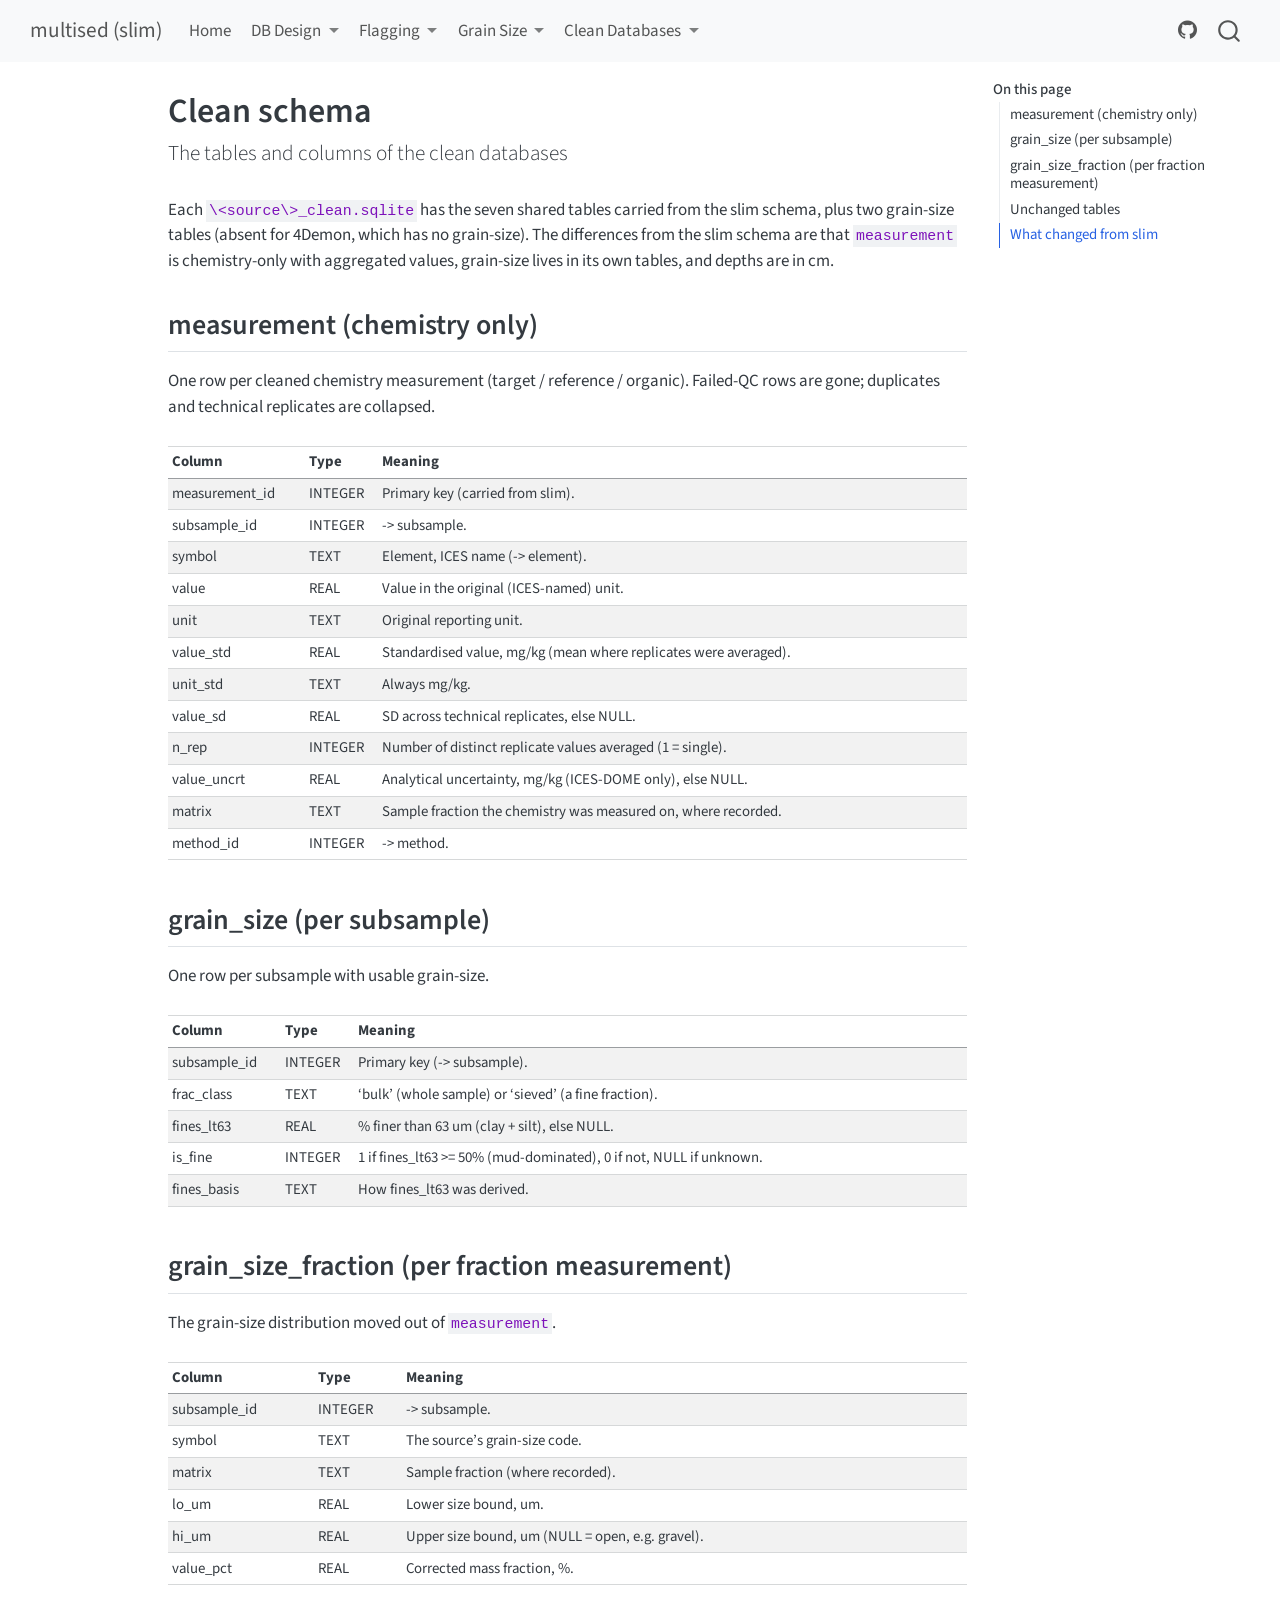
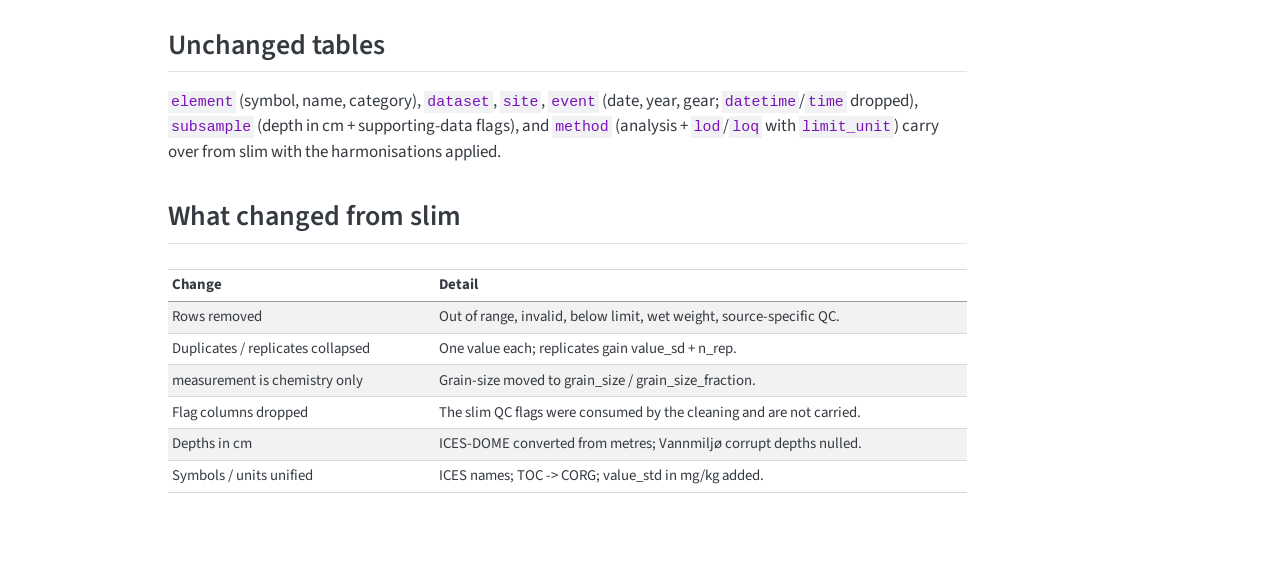
<file: db-schema-clean.html>
<!DOCTYPE html>
<html xmlns="http://www.w3.org/1999/xhtml" lang="en" xml:lang="en"><head>

<meta charset="utf-8">
<meta name="generator" content="quarto-1.9.38">

<meta name="viewport" content="width=device-width, initial-scale=1.0, user-scalable=yes">


<title>Clean schema – multised (slim)</title>
<style>
/* Default styles provided by pandoc.
** See https://pandoc.org/MANUAL.html#variables-for-html for config info.
*/
code{white-space: pre-wrap;}
span.smallcaps{font-variant: small-caps;}
div.columns{display: flex; gap: min(4vw, 1.5em);}
div.column{flex: auto; overflow-x: auto;}
div.hanging-indent{margin-left: 1.5em; text-indent: -1.5em;}
ul.task-list{list-style: none;}
ul.task-list li input[type="checkbox"] {
  width: 0.8em;
  margin: 0 0.8em 0.2em -1em; /* quarto-specific, see https://github.com/quarto-dev/quarto-cli/issues/4556 */ 
  vertical-align: middle;
}
</style>


<script src="site_libs/quarto-nav/quarto-nav.js"></script>
<script src="site_libs/quarto-nav/headroom.min.js"></script>
<script src="site_libs/clipboard/clipboard.min.js"></script>
<script src="site_libs/quarto-search/autocomplete.umd.js"></script>
<script src="site_libs/quarto-search/fuse.min.js"></script>
<script src="site_libs/quarto-search/quarto-search.js"></script>
<meta name="quarto:offset" content="./">
<script src="site_libs/quarto-html/quarto.js" type="module"></script>
<script src="site_libs/quarto-html/tabsets/tabsets.js" type="module"></script>
<script src="site_libs/quarto-html/popper.min.js"></script>
<script src="site_libs/quarto-html/tippy.umd.min.js"></script>
<script src="site_libs/quarto-html/anchor.min.js"></script>
<link href="site_libs/quarto-html/tippy.css" rel="stylesheet">
<link href="site_libs/quarto-html/quarto-syntax-highlighting-15634bcf2e68342d4ad2dfa704d543f6.css" rel="stylesheet" id="quarto-text-highlighting-styles">
<script src="site_libs/bootstrap/bootstrap.min.js"></script>
<link href="site_libs/bootstrap/bootstrap-icons.css" rel="stylesheet">
<link href="site_libs/bootstrap/bootstrap-5b3fa5ccbb8ed2e194b31985f2da5f38.min.css" rel="stylesheet" append-hash="true" id="quarto-bootstrap" data-mode="light">
<script id="quarto-search-options" type="application/json">{
  "location": "navbar",
  "copy-button": false,
  "collapse-after": 3,
  "panel-placement": "end",
  "type": "overlay",
  "limit": 50,
  "keyboard-shortcut": [
    "f",
    "/",
    "s"
  ],
  "show-item-context": false,
  "language": {
    "search-no-results-text": "No results",
    "search-matching-documents-text": "matching documents",
    "search-copy-link-title": "Copy link to search",
    "search-hide-matches-text": "Hide additional matches",
    "search-more-match-text": "more match in this document",
    "search-more-matches-text": "more matches in this document",
    "search-clear-button-title": "Clear",
    "search-text-placeholder": "",
    "search-detached-cancel-button-title": "Cancel",
    "search-submit-button-title": "Submit",
    "search-label": "Search"
  }
}</script>


<link rel="stylesheet" href="styles.css">
</head>

<body class="nav-fixed quarto-light">

<div id="quarto-search-results"></div>
  <header id="quarto-header" class="headroom fixed-top">
    <nav class="navbar navbar-expand-lg " data-bs-theme="dark">
      <div class="navbar-container container-fluid">
      <div class="navbar-brand-container mx-auto">
    <a class="navbar-brand" href="./index.html">
    <span class="navbar-title">multised (slim)</span>
    </a>
  </div>
            <div id="quarto-search" class="" title="Search"></div>
          <button class="navbar-toggler" type="button" data-bs-toggle="collapse" data-bs-target="#navbarCollapse" aria-controls="navbarCollapse" role="menu" aria-expanded="false" aria-label="Toggle navigation" onclick="if (window.quartoToggleHeadroom) { window.quartoToggleHeadroom(); }">
  <span class="navbar-toggler-icon"></span>
</button>
          <div class="collapse navbar-collapse" id="navbarCollapse">
            <ul class="navbar-nav navbar-nav-scroll me-auto">
  <li class="nav-item">
    <a class="nav-link" href="./index.html"> 
<span class="menu-text">Home</span></a>
  </li>  
  <li class="nav-item dropdown ">
    <a class="nav-link dropdown-toggle" href="#" id="nav-menu-db-design" role="link" data-bs-toggle="dropdown" aria-expanded="false">
 <span class="menu-text">DB Design</span>
    </a>
    <ul class="dropdown-menu" aria-labelledby="nav-menu-db-design">    
        <li>
    <a class="dropdown-item" href="./db-schema-slim.html">
 <span class="dropdown-text">DB Schema (Slim)</span></a>
  </li>  
        <li>
    <a class="dropdown-item" href="./db-schema-clean.html">
 <span class="dropdown-text">DB Schema (Clean)</span></a>
  </li>  
        <li>
    <a class="dropdown-item" href="./database-downloads.html">
 <span class="dropdown-text">Database Downloads</span></a>
  </li>  
    </ul>
  </li>
  <li class="nav-item dropdown ">
    <a class="nav-link dropdown-toggle" href="#" id="nav-menu-flagging" role="link" data-bs-toggle="dropdown" aria-expanded="false">
 <span class="menu-text">Flagging</span>
    </a>
    <ul class="dropdown-menu" aria-labelledby="nav-menu-flagging">    
        <li>
    <a class="dropdown-item" href="./class-summary.html">
 <span class="dropdown-text">Class Summary</span></a>
  </li>  
        <li>
    <a class="dropdown-item" href="./flagging-conversion-range.html">
 <span class="dropdown-text">Unit Conversion &amp; Range Check</span></a>
  </li>  
        <li>
    <a class="dropdown-item" href="./flagging-common.html">
 <span class="dropdown-text">Common Flags</span></a>
  </li>  
        <li>
    <a class="dropdown-item" href="./flagging-source-specific.html">
 <span class="dropdown-text">Source Specific</span></a>
  </li>  
    </ul>
  </li>
  <li class="nav-item dropdown ">
    <a class="nav-link dropdown-toggle" href="#" id="nav-menu-grain-size" role="link" data-bs-toggle="dropdown" aria-expanded="false">
 <span class="menu-text">Grain Size</span>
    </a>
    <ul class="dropdown-menu" aria-labelledby="nav-menu-grain-size">    
        <li>
    <a class="dropdown-item" href="./grain-size-fraction.html">
 <span class="dropdown-text">Sample Fraction (matrix)</span></a>
  </li>  
        <li>
    <a class="dropdown-item" href="./grain-size-fines.html">
 <span class="dropdown-text">Fines (&lt;63 µm)</span></a>
  </li>  
    </ul>
  </li>
  <li class="nav-item dropdown ">
    <a class="nav-link dropdown-toggle" href="#" id="nav-menu-clean-databases" role="link" data-bs-toggle="dropdown" aria-expanded="false">
 <span class="menu-text">Clean Databases</span>
    </a>
    <ul class="dropdown-menu" aria-labelledby="nav-menu-clean-databases">    
        <li>
    <a class="dropdown-item" href="./clean-overview.html">
 <span class="dropdown-text">Overview</span></a>
  </li>  
        <li>
    <a class="dropdown-item" href="./clean-harmonisation.html">
 <span class="dropdown-text">Harmonisation</span></a>
  </li>  
        <li>
    <a class="dropdown-item" href="./clean-cleaning.html">
 <span class="dropdown-text">Cleaning</span></a>
  </li>  
        <li>
    <a class="dropdown-item" href="./clean-grain-size.html">
 <span class="dropdown-text">Grain-size Tables</span></a>
  </li>  
        <li>
    <a class="dropdown-item" href="./clean-cleaning-summary.html">
 <span class="dropdown-text">Cleaning Summary</span></a>
  </li>  
    </ul>
  </li>
</ul>
            <ul class="navbar-nav navbar-nav-scroll ms-auto">
  <li class="nav-item compact">
    <a class="nav-link" href="https://github.com/seafood-hazards/multised-slim"> <i class="bi bi-github" role="img" aria-label="GitHub">
</i> 
<span class="menu-text"></span></a>
  </li>  
</ul>
          </div> <!-- /navcollapse -->
            <div class="quarto-navbar-tools">
</div>
      </div> <!-- /container-fluid -->
    </nav>
</header>
<!-- content -->
<div id="quarto-content" class="quarto-container page-columns page-rows-contents page-layout-article page-navbar">
<!-- sidebar -->
<!-- margin-sidebar -->
    <div id="quarto-margin-sidebar" class="sidebar margin-sidebar">
        <nav id="TOC" role="doc-toc" class="toc-active">
    <h2 id="toc-title">On this page</h2>
   
  <ul>
  <li><a href="#measurement-chemistry-only" id="toc-measurement-chemistry-only" class="nav-link active" data-scroll-target="#measurement-chemistry-only">measurement (chemistry only)</a></li>
  <li><a href="#grain_size-per-subsample" id="toc-grain_size-per-subsample" class="nav-link" data-scroll-target="#grain_size-per-subsample">grain_size (per subsample)</a></li>
  <li><a href="#grain_size_fraction-per-fraction-measurement" id="toc-grain_size_fraction-per-fraction-measurement" class="nav-link" data-scroll-target="#grain_size_fraction-per-fraction-measurement">grain_size_fraction (per fraction measurement)</a></li>
  <li><a href="#unchanged-tables" id="toc-unchanged-tables" class="nav-link" data-scroll-target="#unchanged-tables">Unchanged tables</a></li>
  <li><a href="#what-changed-from-slim" id="toc-what-changed-from-slim" class="nav-link" data-scroll-target="#what-changed-from-slim">What changed from slim</a></li>
  </ul>
</nav>
    </div>
<!-- main -->
<main class="content" id="quarto-document-content">

<header id="title-block-header" class="quarto-title-block default">
<div class="quarto-title">
<h1 class="title">Clean schema</h1>
<p class="subtitle lead">The tables and columns of the clean databases</p>
</div>



<div class="quarto-title-meta">

    
  
    
  </div>
  


</header>


<div class="cell">
<style type="text/css">
th { white-space: nowrap; }
</style>
</div>
<p>Each <code>\&lt;source\&gt;_clean.sqlite</code> has the seven shared tables carried from the slim schema, plus two grain-size tables (absent for 4Demon, which has no grain-size). The differences from the slim schema are that <code>measurement</code> is chemistry-only with aggregated values, grain-size lives in its own tables, and depths are in cm.</p>
<section id="measurement-chemistry-only" class="level2">
<h2 class="anchored" data-anchor-id="measurement-chemistry-only">measurement (chemistry only)</h2>
<p>One row per cleaned chemistry measurement (target / reference / organic). Failed-QC rows are gone; duplicates and technical replicates are collapsed.</p>
<div class="cell">
<div class="cell-output-display">
<table class="caption-top table table-sm table-striped small">
<colgroup>
<col style="width: 17%">
<col style="width: 9%">
<col style="width: 73%">
</colgroup>
<thead>
<tr class="header">
<th style="text-align: left;">Column</th>
<th style="text-align: left;">Type</th>
<th style="text-align: left;">Meaning</th>
</tr>
</thead>
<tbody>
<tr class="odd">
<td style="text-align: left;">measurement_id</td>
<td style="text-align: left;">INTEGER</td>
<td style="text-align: left;">Primary key (carried from slim).</td>
</tr>
<tr class="even">
<td style="text-align: left;">subsample_id</td>
<td style="text-align: left;">INTEGER</td>
<td style="text-align: left;">-&gt; subsample.</td>
</tr>
<tr class="odd">
<td style="text-align: left;">symbol</td>
<td style="text-align: left;">TEXT</td>
<td style="text-align: left;">Element, ICES name (-&gt; element).</td>
</tr>
<tr class="even">
<td style="text-align: left;">value</td>
<td style="text-align: left;">REAL</td>
<td style="text-align: left;">Value in the original (ICES-named) unit.</td>
</tr>
<tr class="odd">
<td style="text-align: left;">unit</td>
<td style="text-align: left;">TEXT</td>
<td style="text-align: left;">Original reporting unit.</td>
</tr>
<tr class="even">
<td style="text-align: left;">value_std</td>
<td style="text-align: left;">REAL</td>
<td style="text-align: left;">Standardised value, mg/kg (mean where replicates were averaged).</td>
</tr>
<tr class="odd">
<td style="text-align: left;">unit_std</td>
<td style="text-align: left;">TEXT</td>
<td style="text-align: left;">Always mg/kg.</td>
</tr>
<tr class="even">
<td style="text-align: left;">value_sd</td>
<td style="text-align: left;">REAL</td>
<td style="text-align: left;">SD across technical replicates, else NULL.</td>
</tr>
<tr class="odd">
<td style="text-align: left;">n_rep</td>
<td style="text-align: left;">INTEGER</td>
<td style="text-align: left;">Number of distinct replicate values averaged (1 = single).</td>
</tr>
<tr class="even">
<td style="text-align: left;">value_uncrt</td>
<td style="text-align: left;">REAL</td>
<td style="text-align: left;">Analytical uncertainty, mg/kg (ICES-DOME only), else NULL.</td>
</tr>
<tr class="odd">
<td style="text-align: left;">matrix</td>
<td style="text-align: left;">TEXT</td>
<td style="text-align: left;">Sample fraction the chemistry was measured on, where recorded.</td>
</tr>
<tr class="even">
<td style="text-align: left;">method_id</td>
<td style="text-align: left;">INTEGER</td>
<td style="text-align: left;">-&gt; method.</td>
</tr>
</tbody>
</table>
</div>
</div>
</section>
<section id="grain_size-per-subsample" class="level2">
<h2 class="anchored" data-anchor-id="grain_size-per-subsample">grain_size (per subsample)</h2>
<p>One row per subsample with usable grain-size.</p>
<div class="cell">
<div class="cell-output-display">
<table class="caption-top table table-sm table-striped small">
<colgroup>
<col style="width: 14%">
<col style="width: 9%">
<col style="width: 76%">
</colgroup>
<thead>
<tr class="header">
<th style="text-align: left;">Column</th>
<th style="text-align: left;">Type</th>
<th style="text-align: left;">Meaning</th>
</tr>
</thead>
<tbody>
<tr class="odd">
<td style="text-align: left;">subsample_id</td>
<td style="text-align: left;">INTEGER</td>
<td style="text-align: left;">Primary key (-&gt; subsample).</td>
</tr>
<tr class="even">
<td style="text-align: left;">frac_class</td>
<td style="text-align: left;">TEXT</td>
<td style="text-align: left;">‘bulk’ (whole sample) or ‘sieved’ (a fine fraction).</td>
</tr>
<tr class="odd">
<td style="text-align: left;">fines_lt63</td>
<td style="text-align: left;">REAL</td>
<td style="text-align: left;">% finer than 63 um (clay + silt), else NULL.</td>
</tr>
<tr class="even">
<td style="text-align: left;">is_fine</td>
<td style="text-align: left;">INTEGER</td>
<td style="text-align: left;">1 if fines_lt63 &gt;= 50% (mud-dominated), 0 if not, NULL if unknown.</td>
</tr>
<tr class="odd">
<td style="text-align: left;">fines_basis</td>
<td style="text-align: left;">TEXT</td>
<td style="text-align: left;">How fines_lt63 was derived.</td>
</tr>
</tbody>
</table>
</div>
</div>
</section>
<section id="grain_size_fraction-per-fraction-measurement" class="level2">
<h2 class="anchored" data-anchor-id="grain_size_fraction-per-fraction-measurement">grain_size_fraction (per fraction measurement)</h2>
<p>The grain-size distribution moved out of <code>measurement</code>.</p>
<div class="cell">
<div class="cell-output-display">
<table class="caption-top table table-sm table-striped small">
<colgroup>
<col style="width: 18%">
<col style="width: 11%">
<col style="width: 70%">
</colgroup>
<thead>
<tr class="header">
<th style="text-align: left;">Column</th>
<th style="text-align: left;">Type</th>
<th style="text-align: left;">Meaning</th>
</tr>
</thead>
<tbody>
<tr class="odd">
<td style="text-align: left;">subsample_id</td>
<td style="text-align: left;">INTEGER</td>
<td style="text-align: left;">-&gt; subsample.</td>
</tr>
<tr class="even">
<td style="text-align: left;">symbol</td>
<td style="text-align: left;">TEXT</td>
<td style="text-align: left;">The source’s grain-size code.</td>
</tr>
<tr class="odd">
<td style="text-align: left;">matrix</td>
<td style="text-align: left;">TEXT</td>
<td style="text-align: left;">Sample fraction (where recorded).</td>
</tr>
<tr class="even">
<td style="text-align: left;">lo_um</td>
<td style="text-align: left;">REAL</td>
<td style="text-align: left;">Lower size bound, um.</td>
</tr>
<tr class="odd">
<td style="text-align: left;">hi_um</td>
<td style="text-align: left;">REAL</td>
<td style="text-align: left;">Upper size bound, um (NULL = open, e.g.&nbsp;gravel).</td>
</tr>
<tr class="even">
<td style="text-align: left;">value_pct</td>
<td style="text-align: left;">REAL</td>
<td style="text-align: left;">Corrected mass fraction, %.</td>
</tr>
</tbody>
</table>
</div>
</div>
</section>
<section id="unchanged-tables" class="level2">
<h2 class="anchored" data-anchor-id="unchanged-tables">Unchanged tables</h2>
<p><code>element</code> (symbol, name, category), <code>dataset</code>, <code>site</code>, <code>event</code> (date, year, gear; <code>datetime</code>/<code>time</code> dropped), <code>subsample</code> (depth in cm + supporting-data flags), and <code>method</code> (analysis + <code>lod</code>/<code>loq</code> with <code>limit_unit</code>) carry over from slim with the harmonisations applied.</p>
</section>
<section id="what-changed-from-slim" class="level2">
<h2 class="anchored" data-anchor-id="what-changed-from-slim">What changed from slim</h2>
<div class="cell">
<div class="cell-output-display">
<table class="caption-top table table-sm table-striped small">
<colgroup>
<col style="width: 33%">
<col style="width: 66%">
</colgroup>
<thead>
<tr class="header">
<th style="text-align: left;">Change</th>
<th style="text-align: left;">Detail</th>
</tr>
</thead>
<tbody>
<tr class="odd">
<td style="text-align: left;">Rows removed</td>
<td style="text-align: left;">Out of range, invalid, below limit, wet weight, source-specific QC.</td>
</tr>
<tr class="even">
<td style="text-align: left;">Duplicates / replicates collapsed</td>
<td style="text-align: left;">One value each; replicates gain value_sd + n_rep.</td>
</tr>
<tr class="odd">
<td style="text-align: left;">measurement is chemistry only</td>
<td style="text-align: left;">Grain-size moved to grain_size / grain_size_fraction.</td>
</tr>
<tr class="even">
<td style="text-align: left;">Flag columns dropped</td>
<td style="text-align: left;">The slim QC flags were consumed by the cleaning and are not carried.</td>
</tr>
<tr class="odd">
<td style="text-align: left;">Depths in cm</td>
<td style="text-align: left;">ICES-DOME converted from metres; Vannmiljø corrupt depths nulled.</td>
</tr>
<tr class="even">
<td style="text-align: left;">Symbols / units unified</td>
<td style="text-align: left;">ICES names; TOC -&gt; CORG; value_std in mg/kg added.</td>
</tr>
</tbody>
</table>
</div>
</div>


</section>

</main> <!-- /main -->
<script id="quarto-html-after-body" type="application/javascript">
  window.document.addEventListener("DOMContentLoaded", function (event) {
    const icon = "";
    const anchorJS = new window.AnchorJS();
    anchorJS.options = {
      placement: 'right',
      icon: icon
    };
    anchorJS.add('.anchored');
    const isCodeAnnotation = (el) => {
      for (const clz of el.classList) {
        if (clz.startsWith('code-annotation-')) {                     
          return true;
        }
      }
      return false;
    }
    const onCopySuccess = function(e) {
      // button target
      const button = e.trigger;
      // don't keep focus
      button.blur();
      // flash "checked"
      button.classList.add('code-copy-button-checked');
      var currentTitle = button.getAttribute("title");
      button.setAttribute("title", "Copied!");
      let tooltip;
      if (window.bootstrap) {
        button.setAttribute("data-bs-toggle", "tooltip");
        button.setAttribute("data-bs-placement", "left");
        button.setAttribute("data-bs-title", "Copied!");
        tooltip = new bootstrap.Tooltip(button, 
          { trigger: "manual", 
            customClass: "code-copy-button-tooltip",
            offset: [0, -8]});
        tooltip.show();    
      }
      setTimeout(function() {
        if (tooltip) {
          tooltip.hide();
          button.removeAttribute("data-bs-title");
          button.removeAttribute("data-bs-toggle");
          button.removeAttribute("data-bs-placement");
        }
        button.setAttribute("title", currentTitle);
        button.classList.remove('code-copy-button-checked');
      }, 1000);
      // clear code selection
      e.clearSelection();
    }
    const getTextToCopy = function(trigger) {
      const outerScaffold = trigger.parentElement.cloneNode(true);
      const codeEl = outerScaffold.querySelector('code');
      for (const childEl of codeEl.children) {
        if (isCodeAnnotation(childEl)) {
          childEl.remove();
        }
      }
      return codeEl.innerText;
    }
    const clipboard = new window.ClipboardJS('.code-copy-button:not([data-in-quarto-modal])', {
      text: getTextToCopy
    });
    clipboard.on('success', onCopySuccess);
    if (window.document.getElementById('quarto-embedded-source-code-modal')) {
      const clipboardModal = new window.ClipboardJS('.code-copy-button[data-in-quarto-modal]', {
        text: getTextToCopy,
        container: window.document.getElementById('quarto-embedded-source-code-modal')
      });
      clipboardModal.on('success', onCopySuccess);
    }
      var localhostRegex = new RegExp(/^(?:http|https):\/\/localhost\:?[0-9]*\//);
      var mailtoRegex = new RegExp(/^mailto:/);
        var filterRegex = new RegExp('/' + window.location.host + '/');
      var isInternal = (href) => {
          return filterRegex.test(href) || localhostRegex.test(href) || mailtoRegex.test(href);
      }
      // Inspect non-navigation links and adorn them if external
     var links = window.document.querySelectorAll('a[href]:not(.nav-link):not(.navbar-brand):not(.toc-action):not(.sidebar-link):not(.sidebar-item-toggle):not(.pagination-link):not(.no-external):not([aria-hidden]):not(.dropdown-item):not(.quarto-navigation-tool):not(.about-link)');
      for (var i=0; i<links.length; i++) {
        const link = links[i];
        if (!isInternal(link.href)) {
          // undo the damage that might have been done by quarto-nav.js in the case of
          // links that we want to consider external
          if (link.dataset.originalHref !== undefined) {
            link.href = link.dataset.originalHref;
          }
        }
      }
    function tippyHover(el, contentFn, onTriggerFn, onUntriggerFn) {
      const config = {
        allowHTML: true,
        maxWidth: 500,
        delay: 100,
        arrow: false,
        appendTo: function(el) {
            return el.parentElement;
        },
        interactive: true,
        interactiveBorder: 10,
        theme: 'quarto',
        placement: 'bottom-start',
      };
      if (contentFn) {
        config.content = contentFn;
      }
      if (onTriggerFn) {
        config.onTrigger = onTriggerFn;
      }
      if (onUntriggerFn) {
        config.onUntrigger = onUntriggerFn;
      }
      window.tippy(el, config); 
    }
    const noterefs = window.document.querySelectorAll('a[role="doc-noteref"]');
    for (var i=0; i<noterefs.length; i++) {
      const ref = noterefs[i];
      tippyHover(ref, function() {
        // use id or data attribute instead here
        let href = ref.getAttribute('data-footnote-href') || ref.getAttribute('href');
        try { href = new URL(href).hash; } catch {}
        const id = href.replace(/^#\/?/, "");
        const note = window.document.getElementById(id);
        if (note) {
          return note.innerHTML;
        } else {
          return "";
        }
      });
    }
    const xrefs = window.document.querySelectorAll('a.quarto-xref');
    const processXRef = (id, note) => {
      // Strip column container classes
      const stripColumnClz = (el) => {
        el.classList.remove("page-full", "page-columns");
        if (el.children) {
          for (const child of el.children) {
            stripColumnClz(child);
          }
        }
      }
      stripColumnClz(note)
      if (id === null || id.startsWith('sec-')) {
        // Special case sections, only their first couple elements
        const container = document.createElement("div");
        if (note.children && note.children.length > 2) {
          container.appendChild(note.children[0].cloneNode(true));
          for (let i = 1; i < note.children.length; i++) {
            const child = note.children[i];
            if (child.tagName === "P" && child.innerText === "") {
              continue;
            } else {
              container.appendChild(child.cloneNode(true));
              break;
            }
          }
          if (window.Quarto?.typesetMath) {
            window.Quarto.typesetMath(container);
          }
          return container.innerHTML
        } else {
          if (window.Quarto?.typesetMath) {
            window.Quarto.typesetMath(note);
          }
          return note.innerHTML;
        }
      } else {
        // Remove any anchor links if they are present
        const anchorLink = note.querySelector('a.anchorjs-link');
        if (anchorLink) {
          anchorLink.remove();
        }
        if (window.Quarto?.typesetMath) {
          window.Quarto.typesetMath(note);
        }
        if (note.classList.contains("callout")) {
          return note.outerHTML;
        } else {
          return note.innerHTML;
        }
      }
    }
    for (var i=0; i<xrefs.length; i++) {
      const xref = xrefs[i];
      tippyHover(xref, undefined, function(instance) {
        instance.disable();
        let url = xref.getAttribute('href');
        let hash = undefined; 
        if (url.startsWith('#')) {
          hash = url;
        } else {
          try { hash = new URL(url).hash; } catch {}
        }
        if (hash) {
          const id = hash.replace(/^#\/?/, "");
          const note = window.document.getElementById(id);
          if (note !== null) {
            try {
              const html = processXRef(id, note.cloneNode(true));
              instance.setContent(html);
            } finally {
              instance.enable();
              instance.show();
            }
          } else {
            // See if we can fetch this
            fetch(url.split('#')[0])
            .then(res => res.text())
            .then(html => {
              const parser = new DOMParser();
              const htmlDoc = parser.parseFromString(html, "text/html");
              const note = htmlDoc.getElementById(id);
              if (note !== null) {
                const html = processXRef(id, note);
                instance.setContent(html);
              } 
            }).finally(() => {
              instance.enable();
              instance.show();
            });
          }
        } else {
          // See if we can fetch a full url (with no hash to target)
          // This is a special case and we should probably do some content thinning / targeting
          fetch(url)
          .then(res => res.text())
          .then(html => {
            const parser = new DOMParser();
            const htmlDoc = parser.parseFromString(html, "text/html");
            const note = htmlDoc.querySelector('main.content');
            if (note !== null) {
              // This should only happen for chapter cross references
              // (since there is no id in the URL)
              // remove the first header
              if (note.children.length > 0 && note.children[0].tagName === "HEADER") {
                note.children[0].remove();
              }
              const html = processXRef(null, note);
              instance.setContent(html);
            } 
          }).finally(() => {
            instance.enable();
            instance.show();
          });
        }
      }, function(instance) {
      });
    }
        let selectedAnnoteEl;
        const selectorForAnnotation = ( cell, annotation) => {
          let cellAttr = 'data-code-cell="' + cell + '"';
          let lineAttr = 'data-code-annotation="' +  annotation + '"';
          const selector = 'span[' + cellAttr + '][' + lineAttr + ']';
          return selector;
        }
        const selectCodeLines = (annoteEl) => {
          const doc = window.document;
          const targetCell = annoteEl.getAttribute("data-target-cell");
          const targetAnnotation = annoteEl.getAttribute("data-target-annotation");
          const annoteSpan = window.document.querySelector(selectorForAnnotation(targetCell, targetAnnotation));
          const lines = annoteSpan.getAttribute("data-code-lines").split(",");
          const lineIds = lines.map((line) => {
            return targetCell + "-" + line;
          })
          let top = null;
          let height = null;
          let parent = null;
          if (lineIds.length > 0) {
              //compute the position of the single el (top and bottom and make a div)
              const el = window.document.getElementById(lineIds[0]);
              top = el.offsetTop;
              height = el.offsetHeight;
              parent = el.parentElement.parentElement;
            if (lineIds.length > 1) {
              const lastEl = window.document.getElementById(lineIds[lineIds.length - 1]);
              const bottom = lastEl.offsetTop + lastEl.offsetHeight;
              height = bottom - top;
            }
            if (top !== null && height !== null && parent !== null) {
              // cook up a div (if necessary) and position it 
              let div = window.document.getElementById("code-annotation-line-highlight");
              if (div === null) {
                div = window.document.createElement("div");
                div.setAttribute("id", "code-annotation-line-highlight");
                div.style.position = 'absolute';
                parent.appendChild(div);
              }
              div.style.top = top - 2 + "px";
              div.style.height = height + 4 + "px";
              div.style.left = 0;
              let gutterDiv = window.document.getElementById("code-annotation-line-highlight-gutter");
              if (gutterDiv === null) {
                gutterDiv = window.document.createElement("div");
                gutterDiv.setAttribute("id", "code-annotation-line-highlight-gutter");
                gutterDiv.style.position = 'absolute';
                const codeCell = window.document.getElementById(targetCell);
                const gutter = codeCell.querySelector('.code-annotation-gutter');
                gutter.appendChild(gutterDiv);
              }
              gutterDiv.style.top = top - 2 + "px";
              gutterDiv.style.height = height + 4 + "px";
            }
            selectedAnnoteEl = annoteEl;
          }
        };
        const unselectCodeLines = () => {
          const elementsIds = ["code-annotation-line-highlight", "code-annotation-line-highlight-gutter"];
          elementsIds.forEach((elId) => {
            const div = window.document.getElementById(elId);
            if (div) {
              div.remove();
            }
          });
          selectedAnnoteEl = undefined;
        };
          // Handle positioning of the toggle
      window.addEventListener(
        "resize",
        throttle(() => {
          elRect = undefined;
          if (selectedAnnoteEl) {
            selectCodeLines(selectedAnnoteEl);
          }
        }, 10)
      );
      function throttle(fn, ms) {
      let throttle = false;
      let timer;
        return (...args) => {
          if(!throttle) { // first call gets through
              fn.apply(this, args);
              throttle = true;
          } else { // all the others get throttled
              if(timer) clearTimeout(timer); // cancel #2
              timer = setTimeout(() => {
                fn.apply(this, args);
                timer = throttle = false;
              }, ms);
          }
        };
      }
        // Attach click handler to the DT
        const annoteDls = window.document.querySelectorAll('dt[data-target-cell]');
        for (const annoteDlNode of annoteDls) {
          annoteDlNode.addEventListener('click', (event) => {
            const clickedEl = event.target;
            if (clickedEl !== selectedAnnoteEl) {
              unselectCodeLines();
              const activeEl = window.document.querySelector('dt[data-target-cell].code-annotation-active');
              if (activeEl) {
                activeEl.classList.remove('code-annotation-active');
              }
              selectCodeLines(clickedEl);
              clickedEl.classList.add('code-annotation-active');
            } else {
              // Unselect the line
              unselectCodeLines();
              clickedEl.classList.remove('code-annotation-active');
            }
          });
        }
    const findCites = (el) => {
      const parentEl = el.parentElement;
      if (parentEl) {
        const cites = parentEl.dataset.cites;
        if (cites) {
          return {
            el,
            cites: cites.split(' ')
          };
        } else {
          return findCites(el.parentElement)
        }
      } else {
        return undefined;
      }
    };
    var bibliorefs = window.document.querySelectorAll('a[role="doc-biblioref"]');
    for (var i=0; i<bibliorefs.length; i++) {
      const ref = bibliorefs[i];
      const citeInfo = findCites(ref);
      if (citeInfo) {
        tippyHover(citeInfo.el, function() {
          var popup = window.document.createElement('div');
          citeInfo.cites.forEach(function(cite) {
            var citeDiv = window.document.createElement('div');
            citeDiv.classList.add('hanging-indent');
            citeDiv.classList.add('csl-entry');
            var biblioDiv = window.document.getElementById('ref-' + cite);
            if (biblioDiv) {
              citeDiv.innerHTML = biblioDiv.innerHTML;
            }
            popup.appendChild(citeDiv);
          });
          return popup.innerHTML;
        });
      }
    }
  });
  </script>
</div> <!-- /content -->




</body></html>
</file>
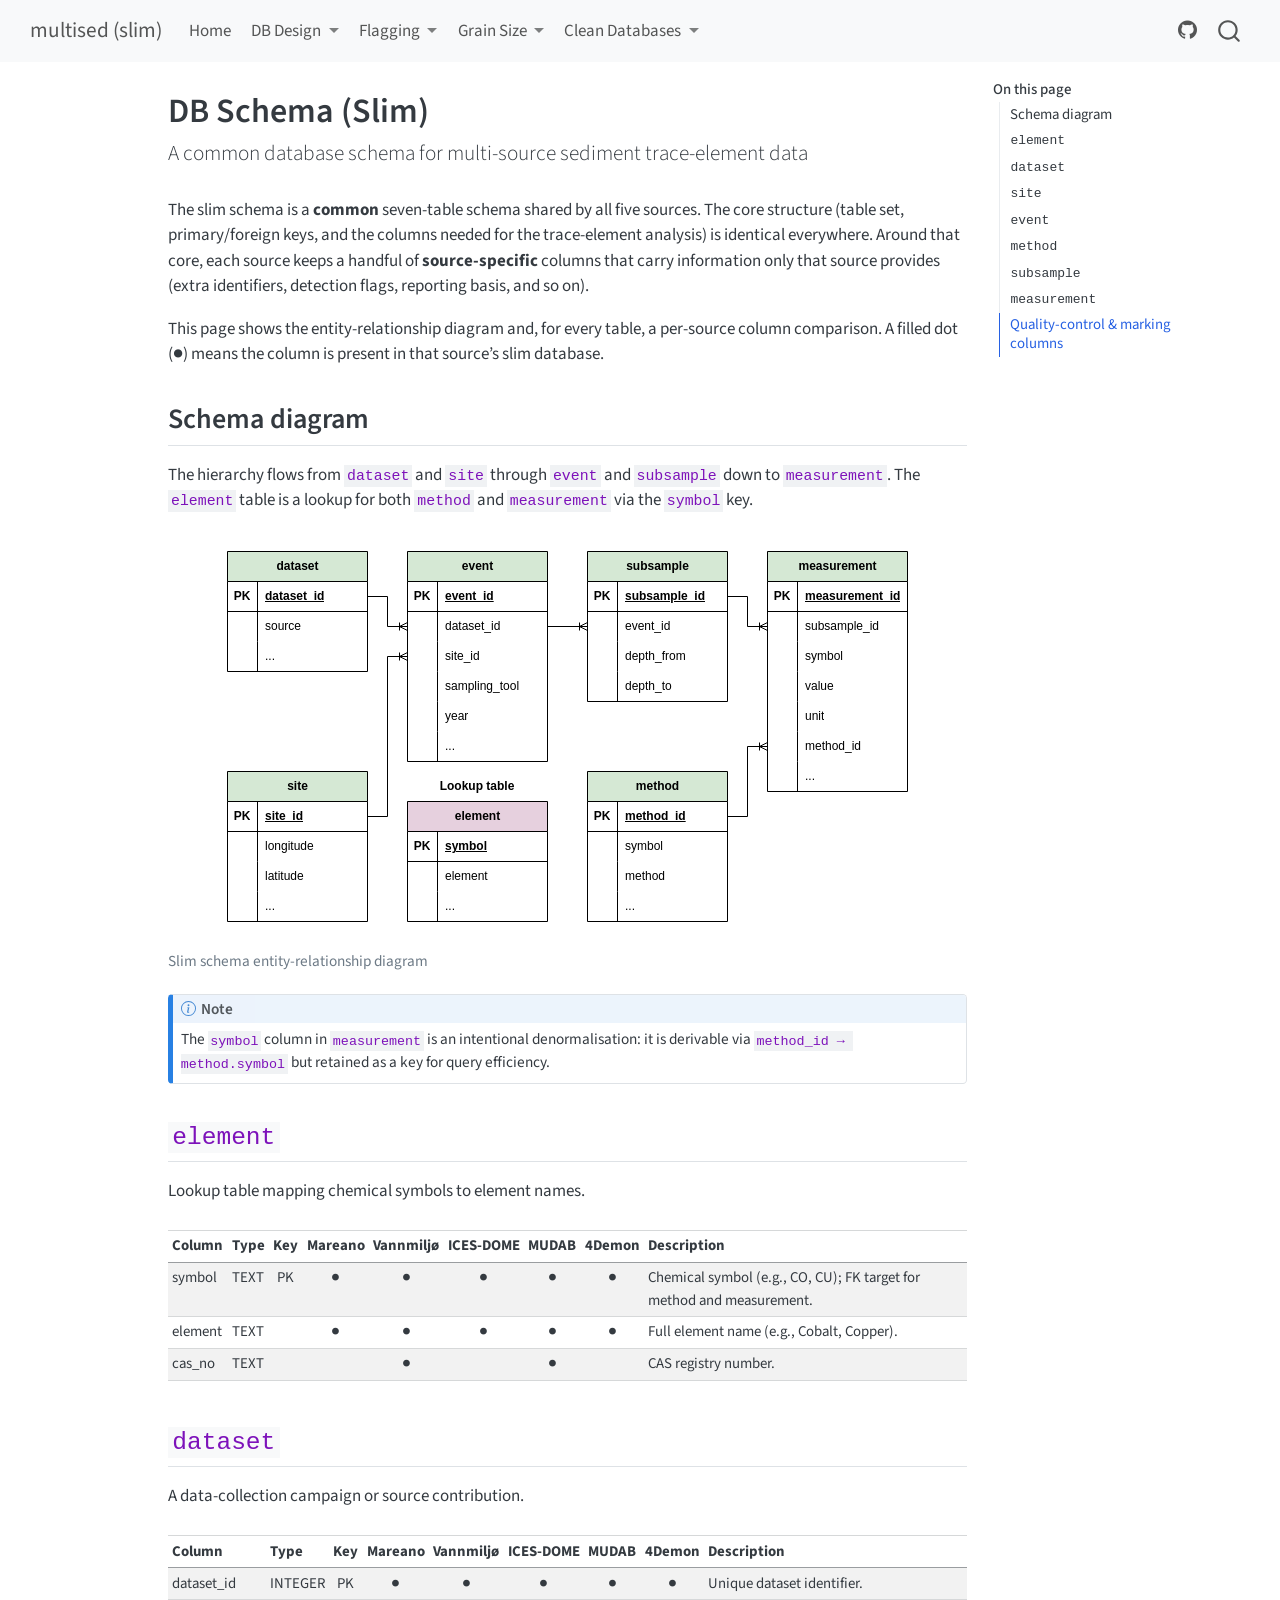
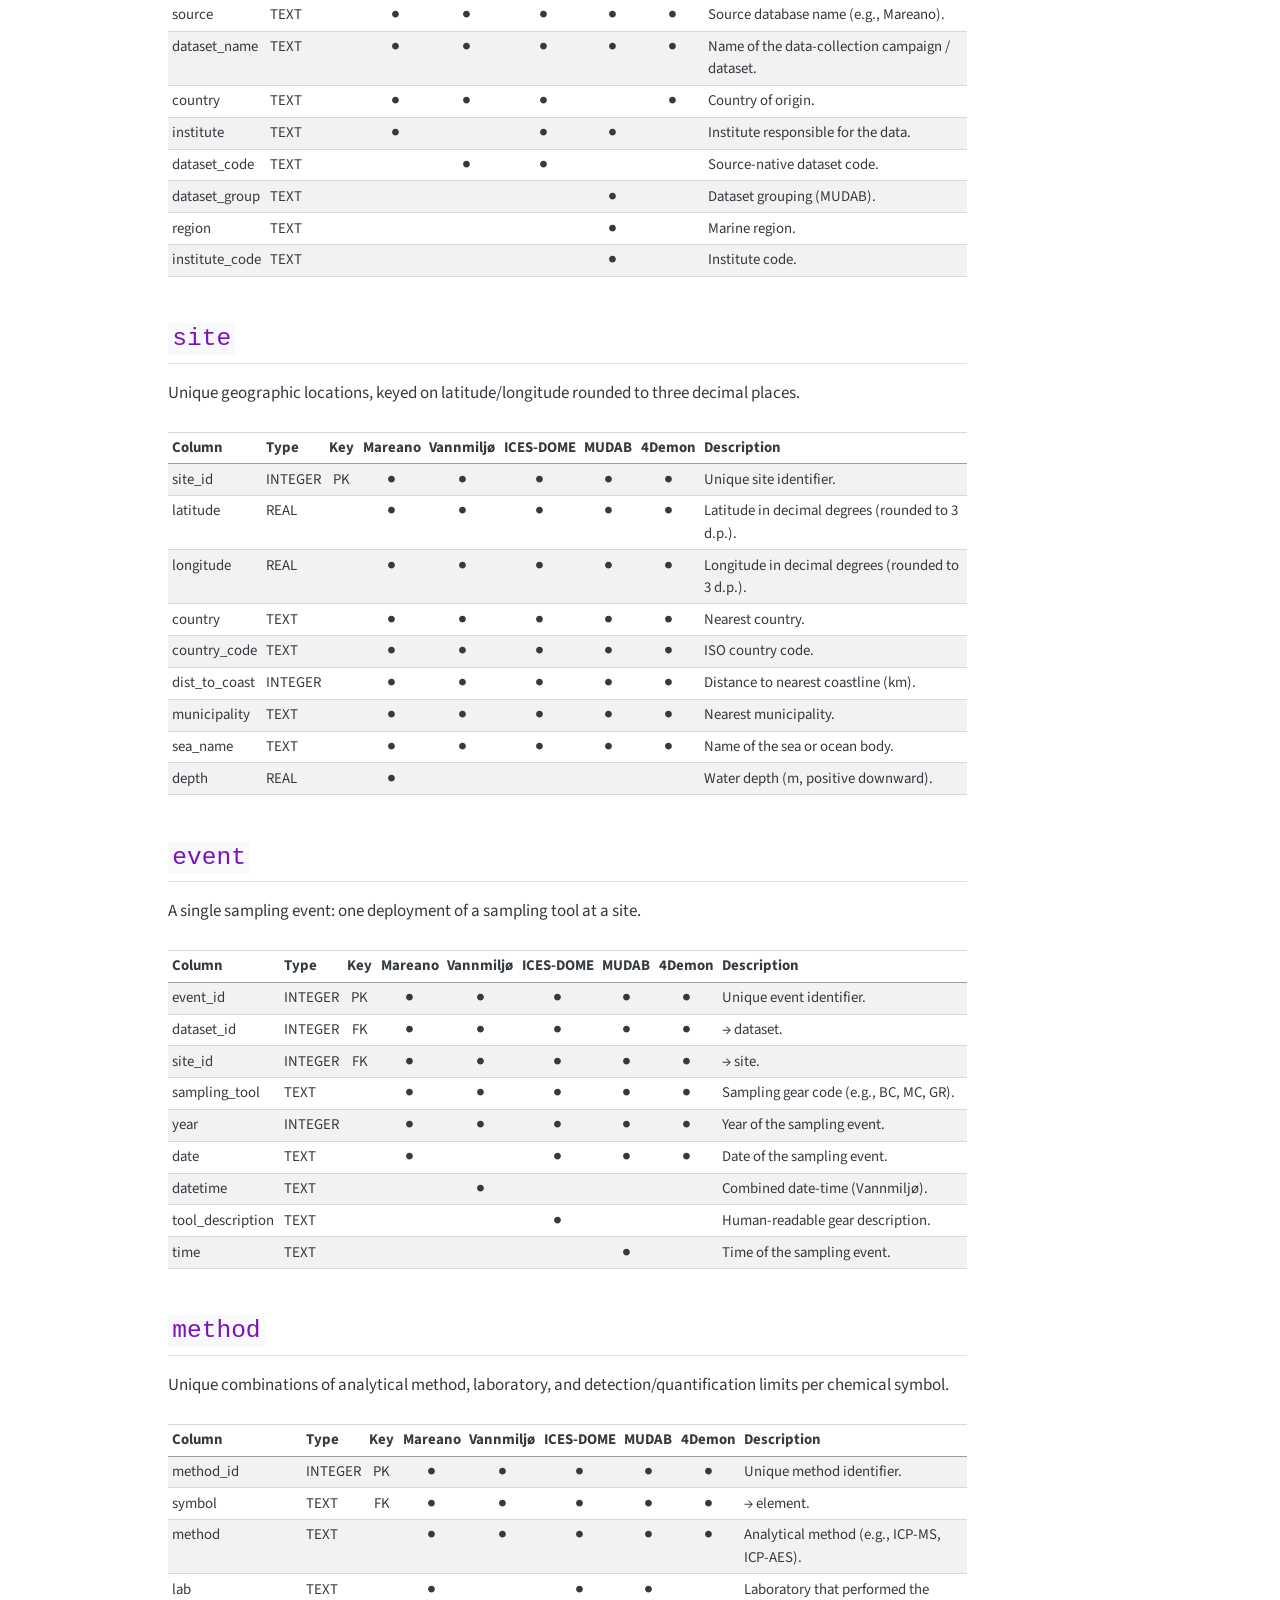
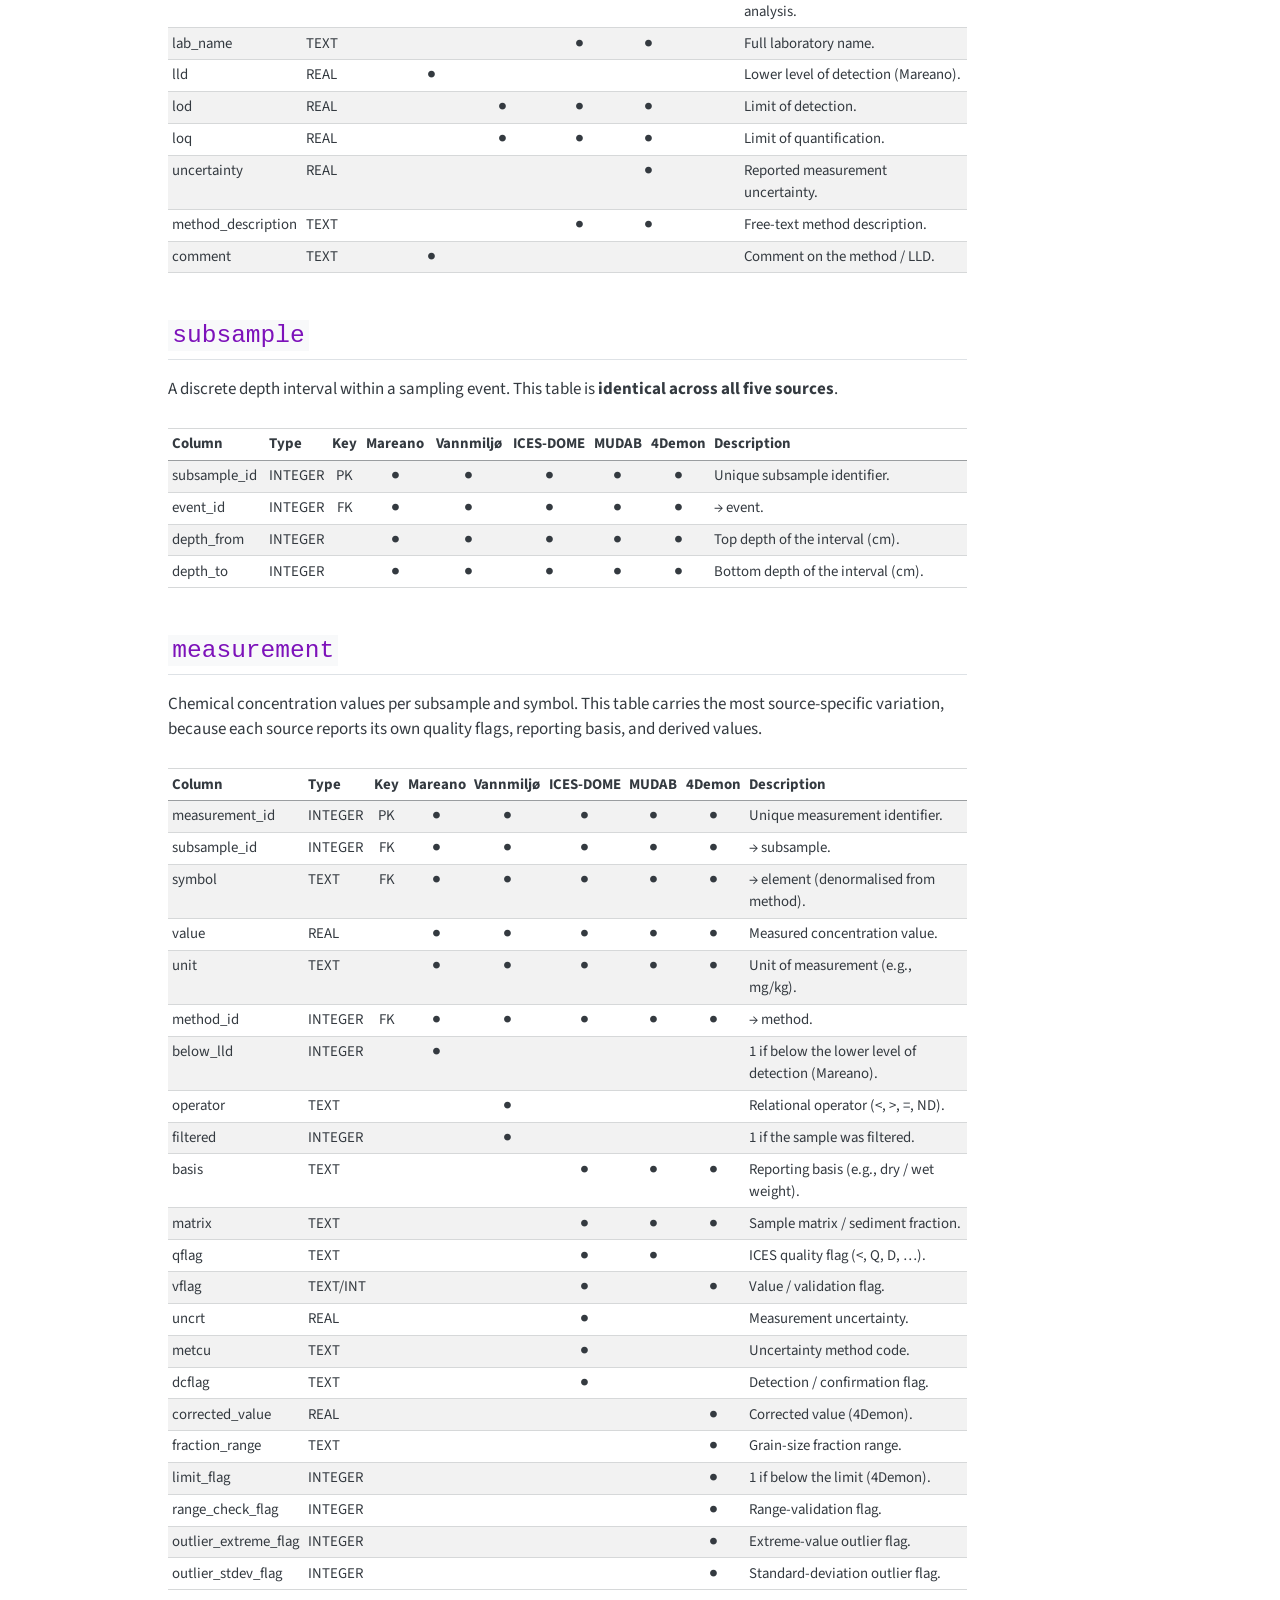
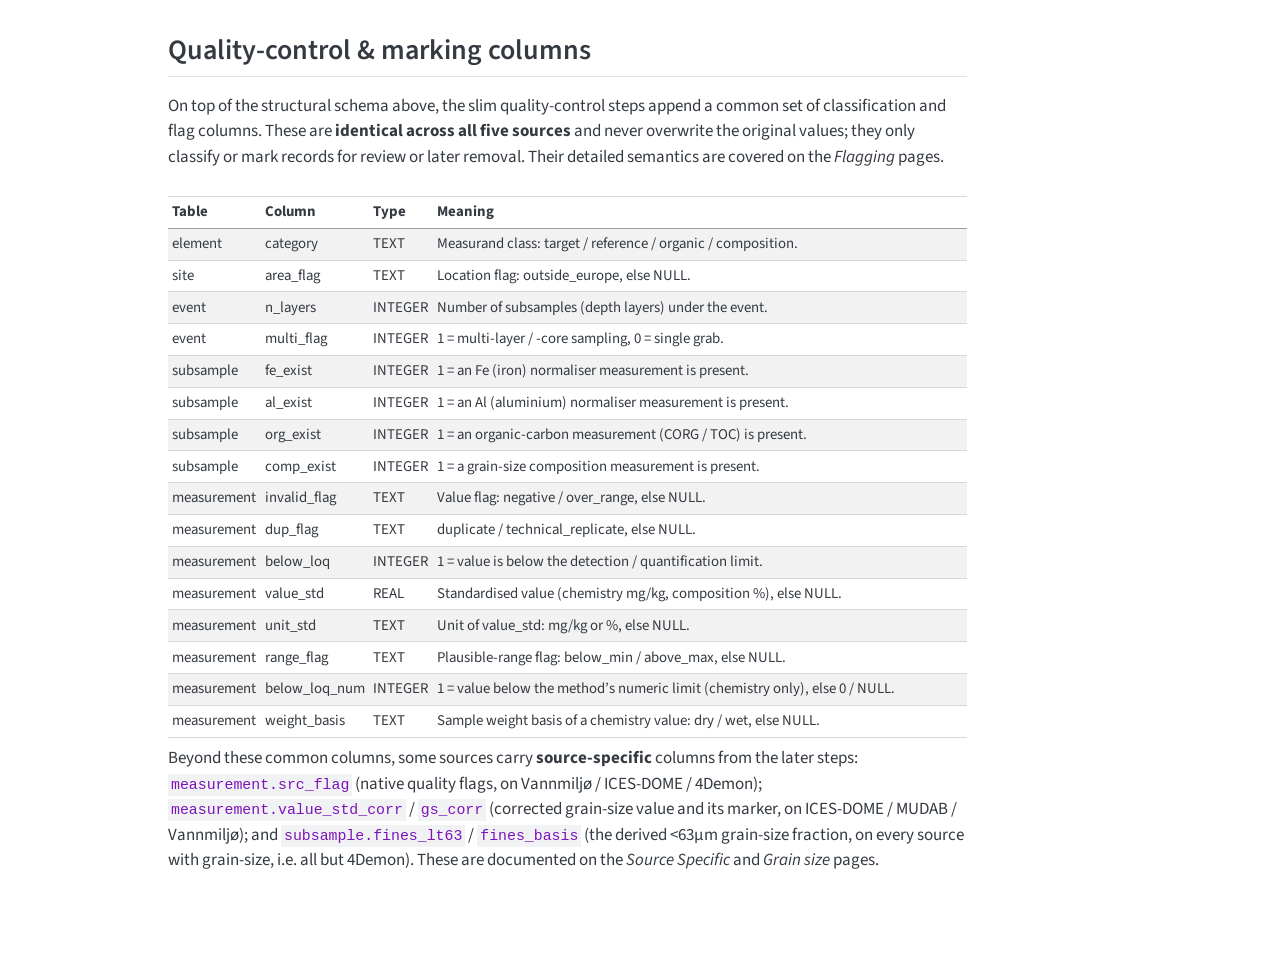
<file: db-schema-slim.html>
<!DOCTYPE html>
<html xmlns="http://www.w3.org/1999/xhtml" lang="en" xml:lang="en"><head>

<meta charset="utf-8">
<meta name="generator" content="quarto-1.9.38">

<meta name="viewport" content="width=device-width, initial-scale=1.0, user-scalable=yes">


<title>DB Schema (Slim) – multised (slim)</title>
<style>
/* Default styles provided by pandoc.
** See https://pandoc.org/MANUAL.html#variables-for-html for config info.
*/
code{white-space: pre-wrap;}
span.smallcaps{font-variant: small-caps;}
div.columns{display: flex; gap: min(4vw, 1.5em);}
div.column{flex: auto; overflow-x: auto;}
div.hanging-indent{margin-left: 1.5em; text-indent: -1.5em;}
ul.task-list{list-style: none;}
ul.task-list li input[type="checkbox"] {
  width: 0.8em;
  margin: 0 0.8em 0.2em -1em; /* quarto-specific, see https://github.com/quarto-dev/quarto-cli/issues/4556 */ 
  vertical-align: middle;
}
</style>


<script src="site_libs/quarto-nav/quarto-nav.js"></script>
<script src="site_libs/quarto-nav/headroom.min.js"></script>
<script src="site_libs/clipboard/clipboard.min.js"></script>
<script src="site_libs/quarto-search/autocomplete.umd.js"></script>
<script src="site_libs/quarto-search/fuse.min.js"></script>
<script src="site_libs/quarto-search/quarto-search.js"></script>
<meta name="quarto:offset" content="./">
<script src="site_libs/quarto-html/quarto.js" type="module"></script>
<script src="site_libs/quarto-html/tabsets/tabsets.js" type="module"></script>
<script src="site_libs/quarto-html/popper.min.js"></script>
<script src="site_libs/quarto-html/tippy.umd.min.js"></script>
<script src="site_libs/quarto-html/anchor.min.js"></script>
<link href="site_libs/quarto-html/tippy.css" rel="stylesheet">
<link href="site_libs/quarto-html/quarto-syntax-highlighting-15634bcf2e68342d4ad2dfa704d543f6.css" rel="stylesheet" id="quarto-text-highlighting-styles">
<script src="site_libs/bootstrap/bootstrap.min.js"></script>
<link href="site_libs/bootstrap/bootstrap-icons.css" rel="stylesheet">
<link href="site_libs/bootstrap/bootstrap-5b3fa5ccbb8ed2e194b31985f2da5f38.min.css" rel="stylesheet" append-hash="true" id="quarto-bootstrap" data-mode="light">
<script id="quarto-search-options" type="application/json">{
  "location": "navbar",
  "copy-button": false,
  "collapse-after": 3,
  "panel-placement": "end",
  "type": "overlay",
  "limit": 50,
  "keyboard-shortcut": [
    "f",
    "/",
    "s"
  ],
  "show-item-context": false,
  "language": {
    "search-no-results-text": "No results",
    "search-matching-documents-text": "matching documents",
    "search-copy-link-title": "Copy link to search",
    "search-hide-matches-text": "Hide additional matches",
    "search-more-match-text": "more match in this document",
    "search-more-matches-text": "more matches in this document",
    "search-clear-button-title": "Clear",
    "search-text-placeholder": "",
    "search-detached-cancel-button-title": "Cancel",
    "search-submit-button-title": "Submit",
    "search-label": "Search"
  }
}</script>


<link rel="stylesheet" href="styles.css">
</head>

<body class="nav-fixed quarto-light">

<div id="quarto-search-results"></div>
  <header id="quarto-header" class="headroom fixed-top">
    <nav class="navbar navbar-expand-lg " data-bs-theme="dark">
      <div class="navbar-container container-fluid">
      <div class="navbar-brand-container mx-auto">
    <a class="navbar-brand" href="./index.html">
    <span class="navbar-title">multised (slim)</span>
    </a>
  </div>
            <div id="quarto-search" class="" title="Search"></div>
          <button class="navbar-toggler" type="button" data-bs-toggle="collapse" data-bs-target="#navbarCollapse" aria-controls="navbarCollapse" role="menu" aria-expanded="false" aria-label="Toggle navigation" onclick="if (window.quartoToggleHeadroom) { window.quartoToggleHeadroom(); }">
  <span class="navbar-toggler-icon"></span>
</button>
          <div class="collapse navbar-collapse" id="navbarCollapse">
            <ul class="navbar-nav navbar-nav-scroll me-auto">
  <li class="nav-item">
    <a class="nav-link" href="./index.html"> 
<span class="menu-text">Home</span></a>
  </li>  
  <li class="nav-item dropdown ">
    <a class="nav-link dropdown-toggle" href="#" id="nav-menu-db-design" role="link" data-bs-toggle="dropdown" aria-expanded="false">
 <span class="menu-text">DB Design</span>
    </a>
    <ul class="dropdown-menu" aria-labelledby="nav-menu-db-design">    
        <li>
    <a class="dropdown-item" href="./db-schema-slim.html">
 <span class="dropdown-text">DB Schema (Slim)</span></a>
  </li>  
        <li>
    <a class="dropdown-item" href="./db-schema-clean.html">
 <span class="dropdown-text">DB Schema (Clean)</span></a>
  </li>  
        <li>
    <a class="dropdown-item" href="./database-downloads.html">
 <span class="dropdown-text">Database Downloads</span></a>
  </li>  
    </ul>
  </li>
  <li class="nav-item dropdown ">
    <a class="nav-link dropdown-toggle" href="#" id="nav-menu-flagging" role="link" data-bs-toggle="dropdown" aria-expanded="false">
 <span class="menu-text">Flagging</span>
    </a>
    <ul class="dropdown-menu" aria-labelledby="nav-menu-flagging">    
        <li>
    <a class="dropdown-item" href="./class-summary.html">
 <span class="dropdown-text">Class Summary</span></a>
  </li>  
        <li>
    <a class="dropdown-item" href="./flagging-conversion-range.html">
 <span class="dropdown-text">Unit Conversion &amp; Range Check</span></a>
  </li>  
        <li>
    <a class="dropdown-item" href="./flagging-common.html">
 <span class="dropdown-text">Common Flags</span></a>
  </li>  
        <li>
    <a class="dropdown-item" href="./flagging-source-specific.html">
 <span class="dropdown-text">Source Specific</span></a>
  </li>  
    </ul>
  </li>
  <li class="nav-item dropdown ">
    <a class="nav-link dropdown-toggle" href="#" id="nav-menu-grain-size" role="link" data-bs-toggle="dropdown" aria-expanded="false">
 <span class="menu-text">Grain Size</span>
    </a>
    <ul class="dropdown-menu" aria-labelledby="nav-menu-grain-size">    
        <li>
    <a class="dropdown-item" href="./grain-size-fraction.html">
 <span class="dropdown-text">Sample Fraction (matrix)</span></a>
  </li>  
        <li>
    <a class="dropdown-item" href="./grain-size-fines.html">
 <span class="dropdown-text">Fines (&lt;63 µm)</span></a>
  </li>  
    </ul>
  </li>
  <li class="nav-item dropdown ">
    <a class="nav-link dropdown-toggle" href="#" id="nav-menu-clean-databases" role="link" data-bs-toggle="dropdown" aria-expanded="false">
 <span class="menu-text">Clean Databases</span>
    </a>
    <ul class="dropdown-menu" aria-labelledby="nav-menu-clean-databases">    
        <li>
    <a class="dropdown-item" href="./clean-overview.html">
 <span class="dropdown-text">Overview</span></a>
  </li>  
        <li>
    <a class="dropdown-item" href="./clean-harmonisation.html">
 <span class="dropdown-text">Harmonisation</span></a>
  </li>  
        <li>
    <a class="dropdown-item" href="./clean-cleaning.html">
 <span class="dropdown-text">Cleaning</span></a>
  </li>  
        <li>
    <a class="dropdown-item" href="./clean-grain-size.html">
 <span class="dropdown-text">Grain-size Tables</span></a>
  </li>  
        <li>
    <a class="dropdown-item" href="./clean-cleaning-summary.html">
 <span class="dropdown-text">Cleaning Summary</span></a>
  </li>  
    </ul>
  </li>
</ul>
            <ul class="navbar-nav navbar-nav-scroll ms-auto">
  <li class="nav-item compact">
    <a class="nav-link" href="https://github.com/seafood-hazards/multised-slim"> <i class="bi bi-github" role="img" aria-label="GitHub">
</i> 
<span class="menu-text"></span></a>
  </li>  
</ul>
          </div> <!-- /navcollapse -->
            <div class="quarto-navbar-tools">
</div>
      </div> <!-- /container-fluid -->
    </nav>
</header>
<!-- content -->
<div id="quarto-content" class="quarto-container page-columns page-rows-contents page-layout-article page-navbar">
<!-- sidebar -->
<!-- margin-sidebar -->
    <div id="quarto-margin-sidebar" class="sidebar margin-sidebar">
        <nav id="TOC" role="doc-toc" class="toc-active">
    <h2 id="toc-title">On this page</h2>
   
  <ul>
  <li><a href="#schema-diagram" id="toc-schema-diagram" class="nav-link active" data-scroll-target="#schema-diagram">Schema diagram</a></li>
  <li><a href="#element" id="toc-element" class="nav-link" data-scroll-target="#element"><code>element</code></a></li>
  <li><a href="#dataset" id="toc-dataset" class="nav-link" data-scroll-target="#dataset"><code>dataset</code></a></li>
  <li><a href="#site" id="toc-site" class="nav-link" data-scroll-target="#site"><code>site</code></a></li>
  <li><a href="#event" id="toc-event" class="nav-link" data-scroll-target="#event"><code>event</code></a></li>
  <li><a href="#method" id="toc-method" class="nav-link" data-scroll-target="#method"><code>method</code></a></li>
  <li><a href="#subsample" id="toc-subsample" class="nav-link" data-scroll-target="#subsample"><code>subsample</code></a></li>
  <li><a href="#measurement" id="toc-measurement" class="nav-link" data-scroll-target="#measurement"><code>measurement</code></a></li>
  <li><a href="#quality-control-marking-columns" id="toc-quality-control-marking-columns" class="nav-link" data-scroll-target="#quality-control-marking-columns">Quality-control &amp; marking columns</a></li>
  </ul>
</nav>
    </div>
<!-- main -->
<main class="content" id="quarto-document-content">

<header id="title-block-header" class="quarto-title-block default">
<div class="quarto-title">
<h1 class="title">DB Schema (Slim)</h1>
<p class="subtitle lead">A common database schema for multi-source sediment trace-element data</p>
</div>



<div class="quarto-title-meta">

    
  
    
  </div>
  


</header>


<div class="cell">
<style type="text/css">
th { white-space: nowrap; }
</style>
</div>
<p>The slim schema is a <strong>common</strong> seven-table schema shared by all five sources. The core structure (table set, primary/foreign keys, and the columns needed for the trace-element analysis) is identical everywhere. Around that core, each source keeps a handful of <strong>source-specific</strong> columns that carry information only that source provides (extra identifiers, detection flags, reporting basis, and so on).</p>
<p>This page shows the entity-relationship diagram and, for every table, a per-source column comparison. A filled dot (<strong>●</strong>) means the column is present in that source’s slim database.</p>
<section id="schema-diagram" class="level2">
<h2 class="anchored" data-anchor-id="schema-diagram">Schema diagram</h2>
<p>The hierarchy flows from <code>dataset</code> and <code>site</code> through <code>event</code> and <code>subsample</code> down to <code>measurement</code>. The <code>element</code> table is a lookup for both <code>method</code> and <code>measurement</code> via the <code>symbol</code> key.</p>
<div class="quarto-figure quarto-figure-center">
<figure class="figure">
<p><img src="./image/slim_db_schema.svg" class="img-fluid figure-img"></p>
<figcaption>Slim schema entity-relationship diagram</figcaption>
</figure>
</div>
<div class="callout callout-style-default callout-note callout-titled">
<div class="callout-header d-flex align-content-center">
<div class="callout-icon-container">
<i class="callout-icon"></i>
</div>
<div class="callout-title-container flex-fill">
Note
</div>
</div>
<div class="callout-body-container callout-body">
<p>The <code>symbol</code> column in <code>measurement</code> is an intentional denormalisation: it is derivable via <code>method_id → method.symbol</code> but retained as a key for query efficiency.</p>
</div>
</div>
</section>
<section id="element" class="level2">
<h2 class="anchored" data-anchor-id="element"><code>element</code></h2>
<p>Lookup table mapping chemical symbols to element names.</p>
<div class="cell">
<div class="cell-output-display">
<table class="caption-top table table-sm table-striped small">
<colgroup>
<col style="width: 5%">
<col style="width: 3%">
<col style="width: 3%">
<col style="width: 6%">
<col style="width: 8%">
<col style="width: 8%">
<col style="width: 5%">
<col style="width: 5%">
<col style="width: 52%">
</colgroup>
<thead>
<tr class="header">
<th style="text-align: left;">Column</th>
<th style="text-align: left;">Type</th>
<th style="text-align: center;">Key</th>
<th style="text-align: center;">Mareano</th>
<th style="text-align: center;">Vannmiljø</th>
<th style="text-align: center;">ICES-DOME</th>
<th style="text-align: center;">MUDAB</th>
<th style="text-align: center;">4Demon</th>
<th style="text-align: left;">Description</th>
</tr>
</thead>
<tbody>
<tr class="odd">
<td style="text-align: left;">symbol</td>
<td style="text-align: left;">TEXT</td>
<td style="text-align: center;">PK</td>
<td style="text-align: center;">●</td>
<td style="text-align: center;">●</td>
<td style="text-align: center;">●</td>
<td style="text-align: center;">●</td>
<td style="text-align: center;">●</td>
<td style="text-align: left;">Chemical symbol (e.g., CO, CU); FK target for method and measurement.</td>
</tr>
<tr class="even">
<td style="text-align: left;">element</td>
<td style="text-align: left;">TEXT</td>
<td style="text-align: center;"></td>
<td style="text-align: center;">●</td>
<td style="text-align: center;">●</td>
<td style="text-align: center;">●</td>
<td style="text-align: center;">●</td>
<td style="text-align: center;">●</td>
<td style="text-align: left;">Full element name (e.g., Cobalt, Copper).</td>
</tr>
<tr class="odd">
<td style="text-align: left;">cas_no</td>
<td style="text-align: left;">TEXT</td>
<td style="text-align: center;"></td>
<td style="text-align: center;"></td>
<td style="text-align: center;">●</td>
<td style="text-align: center;"></td>
<td style="text-align: center;">●</td>
<td style="text-align: center;"></td>
<td style="text-align: left;">CAS registry number.</td>
</tr>
</tbody>
</table>
</div>
</div>
</section>
<section id="dataset" class="level2">
<h2 class="anchored" data-anchor-id="dataset"><code>dataset</code></h2>
<p>A data-collection campaign or source contribution.</p>
<div class="cell">
<div class="cell-output-display">
<table class="caption-top table table-sm table-striped small">
<colgroup>
<col style="width: 12%">
<col style="width: 6%">
<col style="width: 4%">
<col style="width: 7%">
<col style="width: 9%">
<col style="width: 9%">
<col style="width: 5%">
<col style="width: 6%">
<col style="width: 39%">
</colgroup>
<thead>
<tr class="header">
<th style="text-align: left;">Column</th>
<th style="text-align: left;">Type</th>
<th style="text-align: center;">Key</th>
<th style="text-align: center;">Mareano</th>
<th style="text-align: center;">Vannmiljø</th>
<th style="text-align: center;">ICES-DOME</th>
<th style="text-align: center;">MUDAB</th>
<th style="text-align: center;">4Demon</th>
<th style="text-align: left;">Description</th>
</tr>
</thead>
<tbody>
<tr class="odd">
<td style="text-align: left;">dataset_id</td>
<td style="text-align: left;">INTEGER</td>
<td style="text-align: center;">PK</td>
<td style="text-align: center;">●</td>
<td style="text-align: center;">●</td>
<td style="text-align: center;">●</td>
<td style="text-align: center;">●</td>
<td style="text-align: center;">●</td>
<td style="text-align: left;">Unique dataset identifier.</td>
</tr>
<tr class="even">
<td style="text-align: left;">source</td>
<td style="text-align: left;">TEXT</td>
<td style="text-align: center;"></td>
<td style="text-align: center;">●</td>
<td style="text-align: center;">●</td>
<td style="text-align: center;">●</td>
<td style="text-align: center;">●</td>
<td style="text-align: center;">●</td>
<td style="text-align: left;">Source database name (e.g., Mareano).</td>
</tr>
<tr class="odd">
<td style="text-align: left;">dataset_name</td>
<td style="text-align: left;">TEXT</td>
<td style="text-align: center;"></td>
<td style="text-align: center;">●</td>
<td style="text-align: center;">●</td>
<td style="text-align: center;">●</td>
<td style="text-align: center;">●</td>
<td style="text-align: center;">●</td>
<td style="text-align: left;">Name of the data-collection campaign / dataset.</td>
</tr>
<tr class="even">
<td style="text-align: left;">country</td>
<td style="text-align: left;">TEXT</td>
<td style="text-align: center;"></td>
<td style="text-align: center;">●</td>
<td style="text-align: center;">●</td>
<td style="text-align: center;">●</td>
<td style="text-align: center;"></td>
<td style="text-align: center;">●</td>
<td style="text-align: left;">Country of origin.</td>
</tr>
<tr class="odd">
<td style="text-align: left;">institute</td>
<td style="text-align: left;">TEXT</td>
<td style="text-align: center;"></td>
<td style="text-align: center;">●</td>
<td style="text-align: center;"></td>
<td style="text-align: center;">●</td>
<td style="text-align: center;">●</td>
<td style="text-align: center;"></td>
<td style="text-align: left;">Institute responsible for the data.</td>
</tr>
<tr class="even">
<td style="text-align: left;">dataset_code</td>
<td style="text-align: left;">TEXT</td>
<td style="text-align: center;"></td>
<td style="text-align: center;"></td>
<td style="text-align: center;">●</td>
<td style="text-align: center;">●</td>
<td style="text-align: center;"></td>
<td style="text-align: center;"></td>
<td style="text-align: left;">Source-native dataset code.</td>
</tr>
<tr class="odd">
<td style="text-align: left;">dataset_group</td>
<td style="text-align: left;">TEXT</td>
<td style="text-align: center;"></td>
<td style="text-align: center;"></td>
<td style="text-align: center;"></td>
<td style="text-align: center;"></td>
<td style="text-align: center;">●</td>
<td style="text-align: center;"></td>
<td style="text-align: left;">Dataset grouping (MUDAB).</td>
</tr>
<tr class="even">
<td style="text-align: left;">region</td>
<td style="text-align: left;">TEXT</td>
<td style="text-align: center;"></td>
<td style="text-align: center;"></td>
<td style="text-align: center;"></td>
<td style="text-align: center;"></td>
<td style="text-align: center;">●</td>
<td style="text-align: center;"></td>
<td style="text-align: left;">Marine region.</td>
</tr>
<tr class="odd">
<td style="text-align: left;">institute_code</td>
<td style="text-align: left;">TEXT</td>
<td style="text-align: center;"></td>
<td style="text-align: center;"></td>
<td style="text-align: center;"></td>
<td style="text-align: center;"></td>
<td style="text-align: center;">●</td>
<td style="text-align: center;"></td>
<td style="text-align: left;">Institute code.</td>
</tr>
</tbody>
</table>
</div>
</div>
</section>
<section id="site" class="level2">
<h2 class="anchored" data-anchor-id="site"><code>site</code></h2>
<p>Unique geographic locations, keyed on latitude/longitude rounded to three decimal places.</p>
<div class="cell">
<div class="cell-output-display">
<table class="caption-top table table-sm table-striped small">
<colgroup>
<col style="width: 11%">
<col style="width: 6%">
<col style="width: 4%">
<col style="width: 7%">
<col style="width: 8%">
<col style="width: 8%">
<col style="width: 5%">
<col style="width: 6%">
<col style="width: 40%">
</colgroup>
<thead>
<tr class="header">
<th style="text-align: left;">Column</th>
<th style="text-align: left;">Type</th>
<th style="text-align: center;">Key</th>
<th style="text-align: center;">Mareano</th>
<th style="text-align: center;">Vannmiljø</th>
<th style="text-align: center;">ICES-DOME</th>
<th style="text-align: center;">MUDAB</th>
<th style="text-align: center;">4Demon</th>
<th style="text-align: left;">Description</th>
</tr>
</thead>
<tbody>
<tr class="odd">
<td style="text-align: left;">site_id</td>
<td style="text-align: left;">INTEGER</td>
<td style="text-align: center;">PK</td>
<td style="text-align: center;">●</td>
<td style="text-align: center;">●</td>
<td style="text-align: center;">●</td>
<td style="text-align: center;">●</td>
<td style="text-align: center;">●</td>
<td style="text-align: left;">Unique site identifier.</td>
</tr>
<tr class="even">
<td style="text-align: left;">latitude</td>
<td style="text-align: left;">REAL</td>
<td style="text-align: center;"></td>
<td style="text-align: center;">●</td>
<td style="text-align: center;">●</td>
<td style="text-align: center;">●</td>
<td style="text-align: center;">●</td>
<td style="text-align: center;">●</td>
<td style="text-align: left;">Latitude in decimal degrees (rounded to 3 d.p.).</td>
</tr>
<tr class="odd">
<td style="text-align: left;">longitude</td>
<td style="text-align: left;">REAL</td>
<td style="text-align: center;"></td>
<td style="text-align: center;">●</td>
<td style="text-align: center;">●</td>
<td style="text-align: center;">●</td>
<td style="text-align: center;">●</td>
<td style="text-align: center;">●</td>
<td style="text-align: left;">Longitude in decimal degrees (rounded to 3 d.p.).</td>
</tr>
<tr class="even">
<td style="text-align: left;">country</td>
<td style="text-align: left;">TEXT</td>
<td style="text-align: center;"></td>
<td style="text-align: center;">●</td>
<td style="text-align: center;">●</td>
<td style="text-align: center;">●</td>
<td style="text-align: center;">●</td>
<td style="text-align: center;">●</td>
<td style="text-align: left;">Nearest country.</td>
</tr>
<tr class="odd">
<td style="text-align: left;">country_code</td>
<td style="text-align: left;">TEXT</td>
<td style="text-align: center;"></td>
<td style="text-align: center;">●</td>
<td style="text-align: center;">●</td>
<td style="text-align: center;">●</td>
<td style="text-align: center;">●</td>
<td style="text-align: center;">●</td>
<td style="text-align: left;">ISO country code.</td>
</tr>
<tr class="even">
<td style="text-align: left;">dist_to_coast</td>
<td style="text-align: left;">INTEGER</td>
<td style="text-align: center;"></td>
<td style="text-align: center;">●</td>
<td style="text-align: center;">●</td>
<td style="text-align: center;">●</td>
<td style="text-align: center;">●</td>
<td style="text-align: center;">●</td>
<td style="text-align: left;">Distance to nearest coastline (km).</td>
</tr>
<tr class="odd">
<td style="text-align: left;">municipality</td>
<td style="text-align: left;">TEXT</td>
<td style="text-align: center;"></td>
<td style="text-align: center;">●</td>
<td style="text-align: center;">●</td>
<td style="text-align: center;">●</td>
<td style="text-align: center;">●</td>
<td style="text-align: center;">●</td>
<td style="text-align: left;">Nearest municipality.</td>
</tr>
<tr class="even">
<td style="text-align: left;">sea_name</td>
<td style="text-align: left;">TEXT</td>
<td style="text-align: center;"></td>
<td style="text-align: center;">●</td>
<td style="text-align: center;">●</td>
<td style="text-align: center;">●</td>
<td style="text-align: center;">●</td>
<td style="text-align: center;">●</td>
<td style="text-align: left;">Name of the sea or ocean body.</td>
</tr>
<tr class="odd">
<td style="text-align: left;">depth</td>
<td style="text-align: left;">REAL</td>
<td style="text-align: center;"></td>
<td style="text-align: center;">●</td>
<td style="text-align: center;"></td>
<td style="text-align: center;"></td>
<td style="text-align: center;"></td>
<td style="text-align: center;"></td>
<td style="text-align: left;">Water depth (m, positive downward).</td>
</tr>
</tbody>
</table>
</div>
</div>
</section>
<section id="event" class="level2">
<h2 class="anchored" data-anchor-id="event"><code>event</code></h2>
<p>A single sampling event: one deployment of a sampling tool at a site.</p>
<div class="cell">
<div class="cell-output-display">
<table class="caption-top table table-sm table-striped small">
<colgroup>
<col style="width: 14%">
<col style="width: 6%">
<col style="width: 4%">
<col style="width: 7%">
<col style="width: 9%">
<col style="width: 9%">
<col style="width: 6%">
<col style="width: 6%">
<col style="width: 33%">
</colgroup>
<thead>
<tr class="header">
<th style="text-align: left;">Column</th>
<th style="text-align: left;">Type</th>
<th style="text-align: center;">Key</th>
<th style="text-align: center;">Mareano</th>
<th style="text-align: center;">Vannmiljø</th>
<th style="text-align: center;">ICES-DOME</th>
<th style="text-align: center;">MUDAB</th>
<th style="text-align: center;">4Demon</th>
<th style="text-align: left;">Description</th>
</tr>
</thead>
<tbody>
<tr class="odd">
<td style="text-align: left;">event_id</td>
<td style="text-align: left;">INTEGER</td>
<td style="text-align: center;">PK</td>
<td style="text-align: center;">●</td>
<td style="text-align: center;">●</td>
<td style="text-align: center;">●</td>
<td style="text-align: center;">●</td>
<td style="text-align: center;">●</td>
<td style="text-align: left;">Unique event identifier.</td>
</tr>
<tr class="even">
<td style="text-align: left;">dataset_id</td>
<td style="text-align: left;">INTEGER</td>
<td style="text-align: center;">FK</td>
<td style="text-align: center;">●</td>
<td style="text-align: center;">●</td>
<td style="text-align: center;">●</td>
<td style="text-align: center;">●</td>
<td style="text-align: center;">●</td>
<td style="text-align: left;">→ dataset.</td>
</tr>
<tr class="odd">
<td style="text-align: left;">site_id</td>
<td style="text-align: left;">INTEGER</td>
<td style="text-align: center;">FK</td>
<td style="text-align: center;">●</td>
<td style="text-align: center;">●</td>
<td style="text-align: center;">●</td>
<td style="text-align: center;">●</td>
<td style="text-align: center;">●</td>
<td style="text-align: left;">→ site.</td>
</tr>
<tr class="even">
<td style="text-align: left;">sampling_tool</td>
<td style="text-align: left;">TEXT</td>
<td style="text-align: center;"></td>
<td style="text-align: center;">●</td>
<td style="text-align: center;">●</td>
<td style="text-align: center;">●</td>
<td style="text-align: center;">●</td>
<td style="text-align: center;">●</td>
<td style="text-align: left;">Sampling gear code (e.g., BC, MC, GR).</td>
</tr>
<tr class="odd">
<td style="text-align: left;">year</td>
<td style="text-align: left;">INTEGER</td>
<td style="text-align: center;"></td>
<td style="text-align: center;">●</td>
<td style="text-align: center;">●</td>
<td style="text-align: center;">●</td>
<td style="text-align: center;">●</td>
<td style="text-align: center;">●</td>
<td style="text-align: left;">Year of the sampling event.</td>
</tr>
<tr class="even">
<td style="text-align: left;">date</td>
<td style="text-align: left;">TEXT</td>
<td style="text-align: center;"></td>
<td style="text-align: center;">●</td>
<td style="text-align: center;"></td>
<td style="text-align: center;">●</td>
<td style="text-align: center;">●</td>
<td style="text-align: center;">●</td>
<td style="text-align: left;">Date of the sampling event.</td>
</tr>
<tr class="odd">
<td style="text-align: left;">datetime</td>
<td style="text-align: left;">TEXT</td>
<td style="text-align: center;"></td>
<td style="text-align: center;"></td>
<td style="text-align: center;">●</td>
<td style="text-align: center;"></td>
<td style="text-align: center;"></td>
<td style="text-align: center;"></td>
<td style="text-align: left;">Combined date-time (Vannmiljø).</td>
</tr>
<tr class="even">
<td style="text-align: left;">tool_description</td>
<td style="text-align: left;">TEXT</td>
<td style="text-align: center;"></td>
<td style="text-align: center;"></td>
<td style="text-align: center;"></td>
<td style="text-align: center;">●</td>
<td style="text-align: center;"></td>
<td style="text-align: center;"></td>
<td style="text-align: left;">Human-readable gear description.</td>
</tr>
<tr class="odd">
<td style="text-align: left;">time</td>
<td style="text-align: left;">TEXT</td>
<td style="text-align: center;"></td>
<td style="text-align: center;"></td>
<td style="text-align: center;"></td>
<td style="text-align: center;"></td>
<td style="text-align: center;">●</td>
<td style="text-align: center;"></td>
<td style="text-align: left;">Time of the sampling event.</td>
</tr>
</tbody>
</table>
</div>
</div>
</section>
<section id="method" class="level2">
<h2 class="anchored" data-anchor-id="method"><code>method</code></h2>
<p>Unique combinations of analytical method, laboratory, and detection/quantification limits per chemical symbol.</p>
<div class="cell">
<div class="cell-output-display">
<table class="caption-top table table-sm table-striped small">
<colgroup>
<col style="width: 15%">
<col style="width: 6%">
<col style="width: 4%">
<col style="width: 7%">
<col style="width: 9%">
<col style="width: 9%">
<col style="width: 5%">
<col style="width: 6%">
<col style="width: 35%">
</colgroup>
<thead>
<tr class="header">
<th style="text-align: left;">Column</th>
<th style="text-align: left;">Type</th>
<th style="text-align: center;">Key</th>
<th style="text-align: center;">Mareano</th>
<th style="text-align: center;">Vannmiljø</th>
<th style="text-align: center;">ICES-DOME</th>
<th style="text-align: center;">MUDAB</th>
<th style="text-align: center;">4Demon</th>
<th style="text-align: left;">Description</th>
</tr>
</thead>
<tbody>
<tr class="odd">
<td style="text-align: left;">method_id</td>
<td style="text-align: left;">INTEGER</td>
<td style="text-align: center;">PK</td>
<td style="text-align: center;">●</td>
<td style="text-align: center;">●</td>
<td style="text-align: center;">●</td>
<td style="text-align: center;">●</td>
<td style="text-align: center;">●</td>
<td style="text-align: left;">Unique method identifier.</td>
</tr>
<tr class="even">
<td style="text-align: left;">symbol</td>
<td style="text-align: left;">TEXT</td>
<td style="text-align: center;">FK</td>
<td style="text-align: center;">●</td>
<td style="text-align: center;">●</td>
<td style="text-align: center;">●</td>
<td style="text-align: center;">●</td>
<td style="text-align: center;">●</td>
<td style="text-align: left;">→ element.</td>
</tr>
<tr class="odd">
<td style="text-align: left;">method</td>
<td style="text-align: left;">TEXT</td>
<td style="text-align: center;"></td>
<td style="text-align: center;">●</td>
<td style="text-align: center;">●</td>
<td style="text-align: center;">●</td>
<td style="text-align: center;">●</td>
<td style="text-align: center;">●</td>
<td style="text-align: left;">Analytical method (e.g., ICP-MS, ICP-AES).</td>
</tr>
<tr class="even">
<td style="text-align: left;">lab</td>
<td style="text-align: left;">TEXT</td>
<td style="text-align: center;"></td>
<td style="text-align: center;">●</td>
<td style="text-align: center;"></td>
<td style="text-align: center;">●</td>
<td style="text-align: center;">●</td>
<td style="text-align: center;"></td>
<td style="text-align: left;">Laboratory that performed the analysis.</td>
</tr>
<tr class="odd">
<td style="text-align: left;">lab_name</td>
<td style="text-align: left;">TEXT</td>
<td style="text-align: center;"></td>
<td style="text-align: center;"></td>
<td style="text-align: center;"></td>
<td style="text-align: center;">●</td>
<td style="text-align: center;">●</td>
<td style="text-align: center;"></td>
<td style="text-align: left;">Full laboratory name.</td>
</tr>
<tr class="even">
<td style="text-align: left;">lld</td>
<td style="text-align: left;">REAL</td>
<td style="text-align: center;"></td>
<td style="text-align: center;">●</td>
<td style="text-align: center;"></td>
<td style="text-align: center;"></td>
<td style="text-align: center;"></td>
<td style="text-align: center;"></td>
<td style="text-align: left;">Lower level of detection (Mareano).</td>
</tr>
<tr class="odd">
<td style="text-align: left;">lod</td>
<td style="text-align: left;">REAL</td>
<td style="text-align: center;"></td>
<td style="text-align: center;"></td>
<td style="text-align: center;">●</td>
<td style="text-align: center;">●</td>
<td style="text-align: center;">●</td>
<td style="text-align: center;"></td>
<td style="text-align: left;">Limit of detection.</td>
</tr>
<tr class="even">
<td style="text-align: left;">loq</td>
<td style="text-align: left;">REAL</td>
<td style="text-align: center;"></td>
<td style="text-align: center;"></td>
<td style="text-align: center;">●</td>
<td style="text-align: center;">●</td>
<td style="text-align: center;">●</td>
<td style="text-align: center;"></td>
<td style="text-align: left;">Limit of quantification.</td>
</tr>
<tr class="odd">
<td style="text-align: left;">uncertainty</td>
<td style="text-align: left;">REAL</td>
<td style="text-align: center;"></td>
<td style="text-align: center;"></td>
<td style="text-align: center;"></td>
<td style="text-align: center;"></td>
<td style="text-align: center;">●</td>
<td style="text-align: center;"></td>
<td style="text-align: left;">Reported measurement uncertainty.</td>
</tr>
<tr class="even">
<td style="text-align: left;">method_description</td>
<td style="text-align: left;">TEXT</td>
<td style="text-align: center;"></td>
<td style="text-align: center;"></td>
<td style="text-align: center;"></td>
<td style="text-align: center;">●</td>
<td style="text-align: center;">●</td>
<td style="text-align: center;"></td>
<td style="text-align: left;">Free-text method description.</td>
</tr>
<tr class="odd">
<td style="text-align: left;">comment</td>
<td style="text-align: left;">TEXT</td>
<td style="text-align: center;"></td>
<td style="text-align: center;">●</td>
<td style="text-align: center;"></td>
<td style="text-align: center;"></td>
<td style="text-align: center;"></td>
<td style="text-align: center;"></td>
<td style="text-align: left;">Comment on the method / LLD.</td>
</tr>
</tbody>
</table>
</div>
</div>
</section>
<section id="subsample" class="level2">
<h2 class="anchored" data-anchor-id="subsample"><code>subsample</code></h2>
<p>A discrete depth interval within a sampling event. This table is <strong>identical across all five sources</strong>.</p>
<div class="cell">
<div class="cell-output-display">
<table class="caption-top table table-sm table-striped small">
<colgroup>
<col style="width: 12%">
<col style="width: 7%">
<col style="width: 4%">
<col style="width: 8%">
<col style="width: 10%">
<col style="width: 10%">
<col style="width: 6%">
<col style="width: 7%">
<col style="width: 32%">
</colgroup>
<thead>
<tr class="header">
<th style="text-align: left;">Column</th>
<th style="text-align: left;">Type</th>
<th style="text-align: center;">Key</th>
<th style="text-align: center;">Mareano</th>
<th style="text-align: center;">Vannmiljø</th>
<th style="text-align: center;">ICES-DOME</th>
<th style="text-align: center;">MUDAB</th>
<th style="text-align: center;">4Demon</th>
<th style="text-align: left;">Description</th>
</tr>
</thead>
<tbody>
<tr class="odd">
<td style="text-align: left;">subsample_id</td>
<td style="text-align: left;">INTEGER</td>
<td style="text-align: center;">PK</td>
<td style="text-align: center;">●</td>
<td style="text-align: center;">●</td>
<td style="text-align: center;">●</td>
<td style="text-align: center;">●</td>
<td style="text-align: center;">●</td>
<td style="text-align: left;">Unique subsample identifier.</td>
</tr>
<tr class="even">
<td style="text-align: left;">event_id</td>
<td style="text-align: left;">INTEGER</td>
<td style="text-align: center;">FK</td>
<td style="text-align: center;">●</td>
<td style="text-align: center;">●</td>
<td style="text-align: center;">●</td>
<td style="text-align: center;">●</td>
<td style="text-align: center;">●</td>
<td style="text-align: left;">→ event.</td>
</tr>
<tr class="odd">
<td style="text-align: left;">depth_from</td>
<td style="text-align: left;">INTEGER</td>
<td style="text-align: center;"></td>
<td style="text-align: center;">●</td>
<td style="text-align: center;">●</td>
<td style="text-align: center;">●</td>
<td style="text-align: center;">●</td>
<td style="text-align: center;">●</td>
<td style="text-align: left;">Top depth of the interval (cm).</td>
</tr>
<tr class="even">
<td style="text-align: left;">depth_to</td>
<td style="text-align: left;">INTEGER</td>
<td style="text-align: center;"></td>
<td style="text-align: center;">●</td>
<td style="text-align: center;">●</td>
<td style="text-align: center;">●</td>
<td style="text-align: center;">●</td>
<td style="text-align: center;">●</td>
<td style="text-align: left;">Bottom depth of the interval (cm).</td>
</tr>
</tbody>
</table>
</div>
</div>
</section>
<section id="measurement" class="level2">
<h2 class="anchored" data-anchor-id="measurement"><code>measurement</code></h2>
<p>Chemical concentration values per subsample and symbol. This table carries the most source-specific variation, because each source reports its own quality flags, reporting basis, and derived values.</p>
<div class="cell">
<div class="cell-output-display">
<table class="caption-top table table-sm table-striped small">
<colgroup>
<col style="width: 15%">
<col style="width: 6%">
<col style="width: 3%">
<col style="width: 6%">
<col style="width: 8%">
<col style="width: 8%">
<col style="width: 5%">
<col style="width: 6%">
<col style="width: 38%">
</colgroup>
<thead>
<tr class="header">
<th style="text-align: left;">Column</th>
<th style="text-align: left;">Type</th>
<th style="text-align: center;">Key</th>
<th style="text-align: center;">Mareano</th>
<th style="text-align: center;">Vannmiljø</th>
<th style="text-align: center;">ICES-DOME</th>
<th style="text-align: center;">MUDAB</th>
<th style="text-align: center;">4Demon</th>
<th style="text-align: left;">Description</th>
</tr>
</thead>
<tbody>
<tr class="odd">
<td style="text-align: left;">measurement_id</td>
<td style="text-align: left;">INTEGER</td>
<td style="text-align: center;">PK</td>
<td style="text-align: center;">●</td>
<td style="text-align: center;">●</td>
<td style="text-align: center;">●</td>
<td style="text-align: center;">●</td>
<td style="text-align: center;">●</td>
<td style="text-align: left;">Unique measurement identifier.</td>
</tr>
<tr class="even">
<td style="text-align: left;">subsample_id</td>
<td style="text-align: left;">INTEGER</td>
<td style="text-align: center;">FK</td>
<td style="text-align: center;">●</td>
<td style="text-align: center;">●</td>
<td style="text-align: center;">●</td>
<td style="text-align: center;">●</td>
<td style="text-align: center;">●</td>
<td style="text-align: left;">→ subsample.</td>
</tr>
<tr class="odd">
<td style="text-align: left;">symbol</td>
<td style="text-align: left;">TEXT</td>
<td style="text-align: center;">FK</td>
<td style="text-align: center;">●</td>
<td style="text-align: center;">●</td>
<td style="text-align: center;">●</td>
<td style="text-align: center;">●</td>
<td style="text-align: center;">●</td>
<td style="text-align: left;">→ element (denormalised from method).</td>
</tr>
<tr class="even">
<td style="text-align: left;">value</td>
<td style="text-align: left;">REAL</td>
<td style="text-align: center;"></td>
<td style="text-align: center;">●</td>
<td style="text-align: center;">●</td>
<td style="text-align: center;">●</td>
<td style="text-align: center;">●</td>
<td style="text-align: center;">●</td>
<td style="text-align: left;">Measured concentration value.</td>
</tr>
<tr class="odd">
<td style="text-align: left;">unit</td>
<td style="text-align: left;">TEXT</td>
<td style="text-align: center;"></td>
<td style="text-align: center;">●</td>
<td style="text-align: center;">●</td>
<td style="text-align: center;">●</td>
<td style="text-align: center;">●</td>
<td style="text-align: center;">●</td>
<td style="text-align: left;">Unit of measurement (e.g., mg/kg).</td>
</tr>
<tr class="even">
<td style="text-align: left;">method_id</td>
<td style="text-align: left;">INTEGER</td>
<td style="text-align: center;">FK</td>
<td style="text-align: center;">●</td>
<td style="text-align: center;">●</td>
<td style="text-align: center;">●</td>
<td style="text-align: center;">●</td>
<td style="text-align: center;">●</td>
<td style="text-align: left;">→ method.</td>
</tr>
<tr class="odd">
<td style="text-align: left;">below_lld</td>
<td style="text-align: left;">INTEGER</td>
<td style="text-align: center;"></td>
<td style="text-align: center;">●</td>
<td style="text-align: center;"></td>
<td style="text-align: center;"></td>
<td style="text-align: center;"></td>
<td style="text-align: center;"></td>
<td style="text-align: left;">1 if below the lower level of detection (Mareano).</td>
</tr>
<tr class="even">
<td style="text-align: left;">operator</td>
<td style="text-align: left;">TEXT</td>
<td style="text-align: center;"></td>
<td style="text-align: center;"></td>
<td style="text-align: center;">●</td>
<td style="text-align: center;"></td>
<td style="text-align: center;"></td>
<td style="text-align: center;"></td>
<td style="text-align: left;">Relational operator (&lt;, &gt;, =, ND).</td>
</tr>
<tr class="odd">
<td style="text-align: left;">filtered</td>
<td style="text-align: left;">INTEGER</td>
<td style="text-align: center;"></td>
<td style="text-align: center;"></td>
<td style="text-align: center;">●</td>
<td style="text-align: center;"></td>
<td style="text-align: center;"></td>
<td style="text-align: center;"></td>
<td style="text-align: left;">1 if the sample was filtered.</td>
</tr>
<tr class="even">
<td style="text-align: left;">basis</td>
<td style="text-align: left;">TEXT</td>
<td style="text-align: center;"></td>
<td style="text-align: center;"></td>
<td style="text-align: center;"></td>
<td style="text-align: center;">●</td>
<td style="text-align: center;">●</td>
<td style="text-align: center;">●</td>
<td style="text-align: left;">Reporting basis (e.g., dry / wet weight).</td>
</tr>
<tr class="odd">
<td style="text-align: left;">matrix</td>
<td style="text-align: left;">TEXT</td>
<td style="text-align: center;"></td>
<td style="text-align: center;"></td>
<td style="text-align: center;"></td>
<td style="text-align: center;">●</td>
<td style="text-align: center;">●</td>
<td style="text-align: center;">●</td>
<td style="text-align: left;">Sample matrix / sediment fraction.</td>
</tr>
<tr class="even">
<td style="text-align: left;">qflag</td>
<td style="text-align: left;">TEXT</td>
<td style="text-align: center;"></td>
<td style="text-align: center;"></td>
<td style="text-align: center;"></td>
<td style="text-align: center;">●</td>
<td style="text-align: center;">●</td>
<td style="text-align: center;"></td>
<td style="text-align: left;">ICES quality flag (&lt;, Q, D, …).</td>
</tr>
<tr class="odd">
<td style="text-align: left;">vflag</td>
<td style="text-align: left;">TEXT/INT</td>
<td style="text-align: center;"></td>
<td style="text-align: center;"></td>
<td style="text-align: center;"></td>
<td style="text-align: center;">●</td>
<td style="text-align: center;"></td>
<td style="text-align: center;">●</td>
<td style="text-align: left;">Value / validation flag.</td>
</tr>
<tr class="even">
<td style="text-align: left;">uncrt</td>
<td style="text-align: left;">REAL</td>
<td style="text-align: center;"></td>
<td style="text-align: center;"></td>
<td style="text-align: center;"></td>
<td style="text-align: center;">●</td>
<td style="text-align: center;"></td>
<td style="text-align: center;"></td>
<td style="text-align: left;">Measurement uncertainty.</td>
</tr>
<tr class="odd">
<td style="text-align: left;">metcu</td>
<td style="text-align: left;">TEXT</td>
<td style="text-align: center;"></td>
<td style="text-align: center;"></td>
<td style="text-align: center;"></td>
<td style="text-align: center;">●</td>
<td style="text-align: center;"></td>
<td style="text-align: center;"></td>
<td style="text-align: left;">Uncertainty method code.</td>
</tr>
<tr class="even">
<td style="text-align: left;">dcflag</td>
<td style="text-align: left;">TEXT</td>
<td style="text-align: center;"></td>
<td style="text-align: center;"></td>
<td style="text-align: center;"></td>
<td style="text-align: center;">●</td>
<td style="text-align: center;"></td>
<td style="text-align: center;"></td>
<td style="text-align: left;">Detection / confirmation flag.</td>
</tr>
<tr class="odd">
<td style="text-align: left;">corrected_value</td>
<td style="text-align: left;">REAL</td>
<td style="text-align: center;"></td>
<td style="text-align: center;"></td>
<td style="text-align: center;"></td>
<td style="text-align: center;"></td>
<td style="text-align: center;"></td>
<td style="text-align: center;">●</td>
<td style="text-align: left;">Corrected value (4Demon).</td>
</tr>
<tr class="even">
<td style="text-align: left;">fraction_range</td>
<td style="text-align: left;">TEXT</td>
<td style="text-align: center;"></td>
<td style="text-align: center;"></td>
<td style="text-align: center;"></td>
<td style="text-align: center;"></td>
<td style="text-align: center;"></td>
<td style="text-align: center;">●</td>
<td style="text-align: left;">Grain-size fraction range.</td>
</tr>
<tr class="odd">
<td style="text-align: left;">limit_flag</td>
<td style="text-align: left;">INTEGER</td>
<td style="text-align: center;"></td>
<td style="text-align: center;"></td>
<td style="text-align: center;"></td>
<td style="text-align: center;"></td>
<td style="text-align: center;"></td>
<td style="text-align: center;">●</td>
<td style="text-align: left;">1 if below the limit (4Demon).</td>
</tr>
<tr class="even">
<td style="text-align: left;">range_check_flag</td>
<td style="text-align: left;">INTEGER</td>
<td style="text-align: center;"></td>
<td style="text-align: center;"></td>
<td style="text-align: center;"></td>
<td style="text-align: center;"></td>
<td style="text-align: center;"></td>
<td style="text-align: center;">●</td>
<td style="text-align: left;">Range-validation flag.</td>
</tr>
<tr class="odd">
<td style="text-align: left;">outlier_extreme_flag</td>
<td style="text-align: left;">INTEGER</td>
<td style="text-align: center;"></td>
<td style="text-align: center;"></td>
<td style="text-align: center;"></td>
<td style="text-align: center;"></td>
<td style="text-align: center;"></td>
<td style="text-align: center;">●</td>
<td style="text-align: left;">Extreme-value outlier flag.</td>
</tr>
<tr class="even">
<td style="text-align: left;">outlier_stdev_flag</td>
<td style="text-align: left;">INTEGER</td>
<td style="text-align: center;"></td>
<td style="text-align: center;"></td>
<td style="text-align: center;"></td>
<td style="text-align: center;"></td>
<td style="text-align: center;"></td>
<td style="text-align: center;">●</td>
<td style="text-align: left;">Standard-deviation outlier flag.</td>
</tr>
</tbody>
</table>
</div>
</div>
</section>
<section id="quality-control-marking-columns" class="level2">
<h2 class="anchored" data-anchor-id="quality-control-marking-columns">Quality-control &amp; marking columns</h2>
<p>On top of the structural schema above, the slim quality-control steps append a common set of classification and flag columns. These are <strong>identical across all five sources</strong> and never overwrite the original values; they only classify or mark records for review or later removal. Their detailed semantics are covered on the <em>Flagging</em> pages.</p>
<div class="cell">
<div class="cell-output-display">
<table class="caption-top table table-sm table-striped small">
<colgroup>
<col style="width: 10%">
<col style="width: 12%">
<col style="width: 7%">
<col style="width: 69%">
</colgroup>
<thead>
<tr class="header">
<th style="text-align: left;">Table</th>
<th style="text-align: left;">Column</th>
<th style="text-align: left;">Type</th>
<th style="text-align: left;">Meaning</th>
</tr>
</thead>
<tbody>
<tr class="odd">
<td style="text-align: left;">element</td>
<td style="text-align: left;">category</td>
<td style="text-align: left;">TEXT</td>
<td style="text-align: left;">Measurand class: target / reference / organic / composition.</td>
</tr>
<tr class="even">
<td style="text-align: left;">site</td>
<td style="text-align: left;">area_flag</td>
<td style="text-align: left;">TEXT</td>
<td style="text-align: left;">Location flag: outside_europe, else NULL.</td>
</tr>
<tr class="odd">
<td style="text-align: left;">event</td>
<td style="text-align: left;">n_layers</td>
<td style="text-align: left;">INTEGER</td>
<td style="text-align: left;">Number of subsamples (depth layers) under the event.</td>
</tr>
<tr class="even">
<td style="text-align: left;">event</td>
<td style="text-align: left;">multi_flag</td>
<td style="text-align: left;">INTEGER</td>
<td style="text-align: left;">1 = multi-layer / -core sampling, 0 = single grab.</td>
</tr>
<tr class="odd">
<td style="text-align: left;">subsample</td>
<td style="text-align: left;">fe_exist</td>
<td style="text-align: left;">INTEGER</td>
<td style="text-align: left;">1 = an Fe (iron) normaliser measurement is present.</td>
</tr>
<tr class="even">
<td style="text-align: left;">subsample</td>
<td style="text-align: left;">al_exist</td>
<td style="text-align: left;">INTEGER</td>
<td style="text-align: left;">1 = an Al (aluminium) normaliser measurement is present.</td>
</tr>
<tr class="odd">
<td style="text-align: left;">subsample</td>
<td style="text-align: left;">org_exist</td>
<td style="text-align: left;">INTEGER</td>
<td style="text-align: left;">1 = an organic-carbon measurement (CORG / TOC) is present.</td>
</tr>
<tr class="even">
<td style="text-align: left;">subsample</td>
<td style="text-align: left;">comp_exist</td>
<td style="text-align: left;">INTEGER</td>
<td style="text-align: left;">1 = a grain-size composition measurement is present.</td>
</tr>
<tr class="odd">
<td style="text-align: left;">measurement</td>
<td style="text-align: left;">invalid_flag</td>
<td style="text-align: left;">TEXT</td>
<td style="text-align: left;">Value flag: negative / over_range, else NULL.</td>
</tr>
<tr class="even">
<td style="text-align: left;">measurement</td>
<td style="text-align: left;">dup_flag</td>
<td style="text-align: left;">TEXT</td>
<td style="text-align: left;">duplicate / technical_replicate, else NULL.</td>
</tr>
<tr class="odd">
<td style="text-align: left;">measurement</td>
<td style="text-align: left;">below_loq</td>
<td style="text-align: left;">INTEGER</td>
<td style="text-align: left;">1 = value is below the detection / quantification limit.</td>
</tr>
<tr class="even">
<td style="text-align: left;">measurement</td>
<td style="text-align: left;">value_std</td>
<td style="text-align: left;">REAL</td>
<td style="text-align: left;">Standardised value (chemistry mg/kg, composition %), else NULL.</td>
</tr>
<tr class="odd">
<td style="text-align: left;">measurement</td>
<td style="text-align: left;">unit_std</td>
<td style="text-align: left;">TEXT</td>
<td style="text-align: left;">Unit of value_std: mg/kg or %, else NULL.</td>
</tr>
<tr class="even">
<td style="text-align: left;">measurement</td>
<td style="text-align: left;">range_flag</td>
<td style="text-align: left;">TEXT</td>
<td style="text-align: left;">Plausible-range flag: below_min / above_max, else NULL.</td>
</tr>
<tr class="odd">
<td style="text-align: left;">measurement</td>
<td style="text-align: left;">below_loq_num</td>
<td style="text-align: left;">INTEGER</td>
<td style="text-align: left;">1 = value below the method’s numeric limit (chemistry only), else 0 / NULL.</td>
</tr>
<tr class="even">
<td style="text-align: left;">measurement</td>
<td style="text-align: left;">weight_basis</td>
<td style="text-align: left;">TEXT</td>
<td style="text-align: left;">Sample weight basis of a chemistry value: dry / wet, else NULL.</td>
</tr>
</tbody>
</table>
</div>
</div>
<p>Beyond these common columns, some sources carry <strong>source-specific</strong> columns from the later steps: <code>measurement.src_flag</code> (native quality flags, on Vannmiljø / ICES-DOME / 4Demon); <code>measurement.value_std_corr</code> / <code>gs_corr</code> (corrected grain-size value and its marker, on ICES-DOME / MUDAB / Vannmiljø); and <code>subsample.fines_lt63</code> / <code>fines_basis</code> (the derived &lt;63µm grain-size fraction, on every source with grain-size, i.e.&nbsp;all but 4Demon). These are documented on the <em>Source Specific</em> and <em>Grain size</em> pages.</p>


</section>

</main> <!-- /main -->
<script id="quarto-html-after-body" type="application/javascript">
  window.document.addEventListener("DOMContentLoaded", function (event) {
    const icon = "";
    const anchorJS = new window.AnchorJS();
    anchorJS.options = {
      placement: 'right',
      icon: icon
    };
    anchorJS.add('.anchored');
    const isCodeAnnotation = (el) => {
      for (const clz of el.classList) {
        if (clz.startsWith('code-annotation-')) {                     
          return true;
        }
      }
      return false;
    }
    const onCopySuccess = function(e) {
      // button target
      const button = e.trigger;
      // don't keep focus
      button.blur();
      // flash "checked"
      button.classList.add('code-copy-button-checked');
      var currentTitle = button.getAttribute("title");
      button.setAttribute("title", "Copied!");
      let tooltip;
      if (window.bootstrap) {
        button.setAttribute("data-bs-toggle", "tooltip");
        button.setAttribute("data-bs-placement", "left");
        button.setAttribute("data-bs-title", "Copied!");
        tooltip = new bootstrap.Tooltip(button, 
          { trigger: "manual", 
            customClass: "code-copy-button-tooltip",
            offset: [0, -8]});
        tooltip.show();    
      }
      setTimeout(function() {
        if (tooltip) {
          tooltip.hide();
          button.removeAttribute("data-bs-title");
          button.removeAttribute("data-bs-toggle");
          button.removeAttribute("data-bs-placement");
        }
        button.setAttribute("title", currentTitle);
        button.classList.remove('code-copy-button-checked');
      }, 1000);
      // clear code selection
      e.clearSelection();
    }
    const getTextToCopy = function(trigger) {
      const outerScaffold = trigger.parentElement.cloneNode(true);
      const codeEl = outerScaffold.querySelector('code');
      for (const childEl of codeEl.children) {
        if (isCodeAnnotation(childEl)) {
          childEl.remove();
        }
      }
      return codeEl.innerText;
    }
    const clipboard = new window.ClipboardJS('.code-copy-button:not([data-in-quarto-modal])', {
      text: getTextToCopy
    });
    clipboard.on('success', onCopySuccess);
    if (window.document.getElementById('quarto-embedded-source-code-modal')) {
      const clipboardModal = new window.ClipboardJS('.code-copy-button[data-in-quarto-modal]', {
        text: getTextToCopy,
        container: window.document.getElementById('quarto-embedded-source-code-modal')
      });
      clipboardModal.on('success', onCopySuccess);
    }
      var localhostRegex = new RegExp(/^(?:http|https):\/\/localhost\:?[0-9]*\//);
      var mailtoRegex = new RegExp(/^mailto:/);
        var filterRegex = new RegExp('/' + window.location.host + '/');
      var isInternal = (href) => {
          return filterRegex.test(href) || localhostRegex.test(href) || mailtoRegex.test(href);
      }
      // Inspect non-navigation links and adorn them if external
     var links = window.document.querySelectorAll('a[href]:not(.nav-link):not(.navbar-brand):not(.toc-action):not(.sidebar-link):not(.sidebar-item-toggle):not(.pagination-link):not(.no-external):not([aria-hidden]):not(.dropdown-item):not(.quarto-navigation-tool):not(.about-link)');
      for (var i=0; i<links.length; i++) {
        const link = links[i];
        if (!isInternal(link.href)) {
          // undo the damage that might have been done by quarto-nav.js in the case of
          // links that we want to consider external
          if (link.dataset.originalHref !== undefined) {
            link.href = link.dataset.originalHref;
          }
        }
      }
    function tippyHover(el, contentFn, onTriggerFn, onUntriggerFn) {
      const config = {
        allowHTML: true,
        maxWidth: 500,
        delay: 100,
        arrow: false,
        appendTo: function(el) {
            return el.parentElement;
        },
        interactive: true,
        interactiveBorder: 10,
        theme: 'quarto',
        placement: 'bottom-start',
      };
      if (contentFn) {
        config.content = contentFn;
      }
      if (onTriggerFn) {
        config.onTrigger = onTriggerFn;
      }
      if (onUntriggerFn) {
        config.onUntrigger = onUntriggerFn;
      }
      window.tippy(el, config); 
    }
    const noterefs = window.document.querySelectorAll('a[role="doc-noteref"]');
    for (var i=0; i<noterefs.length; i++) {
      const ref = noterefs[i];
      tippyHover(ref, function() {
        // use id or data attribute instead here
        let href = ref.getAttribute('data-footnote-href') || ref.getAttribute('href');
        try { href = new URL(href).hash; } catch {}
        const id = href.replace(/^#\/?/, "");
        const note = window.document.getElementById(id);
        if (note) {
          return note.innerHTML;
        } else {
          return "";
        }
      });
    }
    const xrefs = window.document.querySelectorAll('a.quarto-xref');
    const processXRef = (id, note) => {
      // Strip column container classes
      const stripColumnClz = (el) => {
        el.classList.remove("page-full", "page-columns");
        if (el.children) {
          for (const child of el.children) {
            stripColumnClz(child);
          }
        }
      }
      stripColumnClz(note)
      if (id === null || id.startsWith('sec-')) {
        // Special case sections, only their first couple elements
        const container = document.createElement("div");
        if (note.children && note.children.length > 2) {
          container.appendChild(note.children[0].cloneNode(true));
          for (let i = 1; i < note.children.length; i++) {
            const child = note.children[i];
            if (child.tagName === "P" && child.innerText === "") {
              continue;
            } else {
              container.appendChild(child.cloneNode(true));
              break;
            }
          }
          if (window.Quarto?.typesetMath) {
            window.Quarto.typesetMath(container);
          }
          return container.innerHTML
        } else {
          if (window.Quarto?.typesetMath) {
            window.Quarto.typesetMath(note);
          }
          return note.innerHTML;
        }
      } else {
        // Remove any anchor links if they are present
        const anchorLink = note.querySelector('a.anchorjs-link');
        if (anchorLink) {
          anchorLink.remove();
        }
        if (window.Quarto?.typesetMath) {
          window.Quarto.typesetMath(note);
        }
        if (note.classList.contains("callout")) {
          return note.outerHTML;
        } else {
          return note.innerHTML;
        }
      }
    }
    for (var i=0; i<xrefs.length; i++) {
      const xref = xrefs[i];
      tippyHover(xref, undefined, function(instance) {
        instance.disable();
        let url = xref.getAttribute('href');
        let hash = undefined; 
        if (url.startsWith('#')) {
          hash = url;
        } else {
          try { hash = new URL(url).hash; } catch {}
        }
        if (hash) {
          const id = hash.replace(/^#\/?/, "");
          const note = window.document.getElementById(id);
          if (note !== null) {
            try {
              const html = processXRef(id, note.cloneNode(true));
              instance.setContent(html);
            } finally {
              instance.enable();
              instance.show();
            }
          } else {
            // See if we can fetch this
            fetch(url.split('#')[0])
            .then(res => res.text())
            .then(html => {
              const parser = new DOMParser();
              const htmlDoc = parser.parseFromString(html, "text/html");
              const note = htmlDoc.getElementById(id);
              if (note !== null) {
                const html = processXRef(id, note);
                instance.setContent(html);
              } 
            }).finally(() => {
              instance.enable();
              instance.show();
            });
          }
        } else {
          // See if we can fetch a full url (with no hash to target)
          // This is a special case and we should probably do some content thinning / targeting
          fetch(url)
          .then(res => res.text())
          .then(html => {
            const parser = new DOMParser();
            const htmlDoc = parser.parseFromString(html, "text/html");
            const note = htmlDoc.querySelector('main.content');
            if (note !== null) {
              // This should only happen for chapter cross references
              // (since there is no id in the URL)
              // remove the first header
              if (note.children.length > 0 && note.children[0].tagName === "HEADER") {
                note.children[0].remove();
              }
              const html = processXRef(null, note);
              instance.setContent(html);
            } 
          }).finally(() => {
            instance.enable();
            instance.show();
          });
        }
      }, function(instance) {
      });
    }
        let selectedAnnoteEl;
        const selectorForAnnotation = ( cell, annotation) => {
          let cellAttr = 'data-code-cell="' + cell + '"';
          let lineAttr = 'data-code-annotation="' +  annotation + '"';
          const selector = 'span[' + cellAttr + '][' + lineAttr + ']';
          return selector;
        }
        const selectCodeLines = (annoteEl) => {
          const doc = window.document;
          const targetCell = annoteEl.getAttribute("data-target-cell");
          const targetAnnotation = annoteEl.getAttribute("data-target-annotation");
          const annoteSpan = window.document.querySelector(selectorForAnnotation(targetCell, targetAnnotation));
          const lines = annoteSpan.getAttribute("data-code-lines").split(",");
          const lineIds = lines.map((line) => {
            return targetCell + "-" + line;
          })
          let top = null;
          let height = null;
          let parent = null;
          if (lineIds.length > 0) {
              //compute the position of the single el (top and bottom and make a div)
              const el = window.document.getElementById(lineIds[0]);
              top = el.offsetTop;
              height = el.offsetHeight;
              parent = el.parentElement.parentElement;
            if (lineIds.length > 1) {
              const lastEl = window.document.getElementById(lineIds[lineIds.length - 1]);
              const bottom = lastEl.offsetTop + lastEl.offsetHeight;
              height = bottom - top;
            }
            if (top !== null && height !== null && parent !== null) {
              // cook up a div (if necessary) and position it 
              let div = window.document.getElementById("code-annotation-line-highlight");
              if (div === null) {
                div = window.document.createElement("div");
                div.setAttribute("id", "code-annotation-line-highlight");
                div.style.position = 'absolute';
                parent.appendChild(div);
              }
              div.style.top = top - 2 + "px";
              div.style.height = height + 4 + "px";
              div.style.left = 0;
              let gutterDiv = window.document.getElementById("code-annotation-line-highlight-gutter");
              if (gutterDiv === null) {
                gutterDiv = window.document.createElement("div");
                gutterDiv.setAttribute("id", "code-annotation-line-highlight-gutter");
                gutterDiv.style.position = 'absolute';
                const codeCell = window.document.getElementById(targetCell);
                const gutter = codeCell.querySelector('.code-annotation-gutter');
                gutter.appendChild(gutterDiv);
              }
              gutterDiv.style.top = top - 2 + "px";
              gutterDiv.style.height = height + 4 + "px";
            }
            selectedAnnoteEl = annoteEl;
          }
        };
        const unselectCodeLines = () => {
          const elementsIds = ["code-annotation-line-highlight", "code-annotation-line-highlight-gutter"];
          elementsIds.forEach((elId) => {
            const div = window.document.getElementById(elId);
            if (div) {
              div.remove();
            }
          });
          selectedAnnoteEl = undefined;
        };
          // Handle positioning of the toggle
      window.addEventListener(
        "resize",
        throttle(() => {
          elRect = undefined;
          if (selectedAnnoteEl) {
            selectCodeLines(selectedAnnoteEl);
          }
        }, 10)
      );
      function throttle(fn, ms) {
      let throttle = false;
      let timer;
        return (...args) => {
          if(!throttle) { // first call gets through
              fn.apply(this, args);
              throttle = true;
          } else { // all the others get throttled
              if(timer) clearTimeout(timer); // cancel #2
              timer = setTimeout(() => {
                fn.apply(this, args);
                timer = throttle = false;
              }, ms);
          }
        };
      }
        // Attach click handler to the DT
        const annoteDls = window.document.querySelectorAll('dt[data-target-cell]');
        for (const annoteDlNode of annoteDls) {
          annoteDlNode.addEventListener('click', (event) => {
            const clickedEl = event.target;
            if (clickedEl !== selectedAnnoteEl) {
              unselectCodeLines();
              const activeEl = window.document.querySelector('dt[data-target-cell].code-annotation-active');
              if (activeEl) {
                activeEl.classList.remove('code-annotation-active');
              }
              selectCodeLines(clickedEl);
              clickedEl.classList.add('code-annotation-active');
            } else {
              // Unselect the line
              unselectCodeLines();
              clickedEl.classList.remove('code-annotation-active');
            }
          });
        }
    const findCites = (el) => {
      const parentEl = el.parentElement;
      if (parentEl) {
        const cites = parentEl.dataset.cites;
        if (cites) {
          return {
            el,
            cites: cites.split(' ')
          };
        } else {
          return findCites(el.parentElement)
        }
      } else {
        return undefined;
      }
    };
    var bibliorefs = window.document.querySelectorAll('a[role="doc-biblioref"]');
    for (var i=0; i<bibliorefs.length; i++) {
      const ref = bibliorefs[i];
      const citeInfo = findCites(ref);
      if (citeInfo) {
        tippyHover(citeInfo.el, function() {
          var popup = window.document.createElement('div');
          citeInfo.cites.forEach(function(cite) {
            var citeDiv = window.document.createElement('div');
            citeDiv.classList.add('hanging-indent');
            citeDiv.classList.add('csl-entry');
            var biblioDiv = window.document.getElementById('ref-' + cite);
            if (biblioDiv) {
              citeDiv.innerHTML = biblioDiv.innerHTML;
            }
            popup.appendChild(citeDiv);
          });
          return popup.innerHTML;
        });
      }
    }
  });
  </script>
</div> <!-- /content -->




</body></html>
</file>
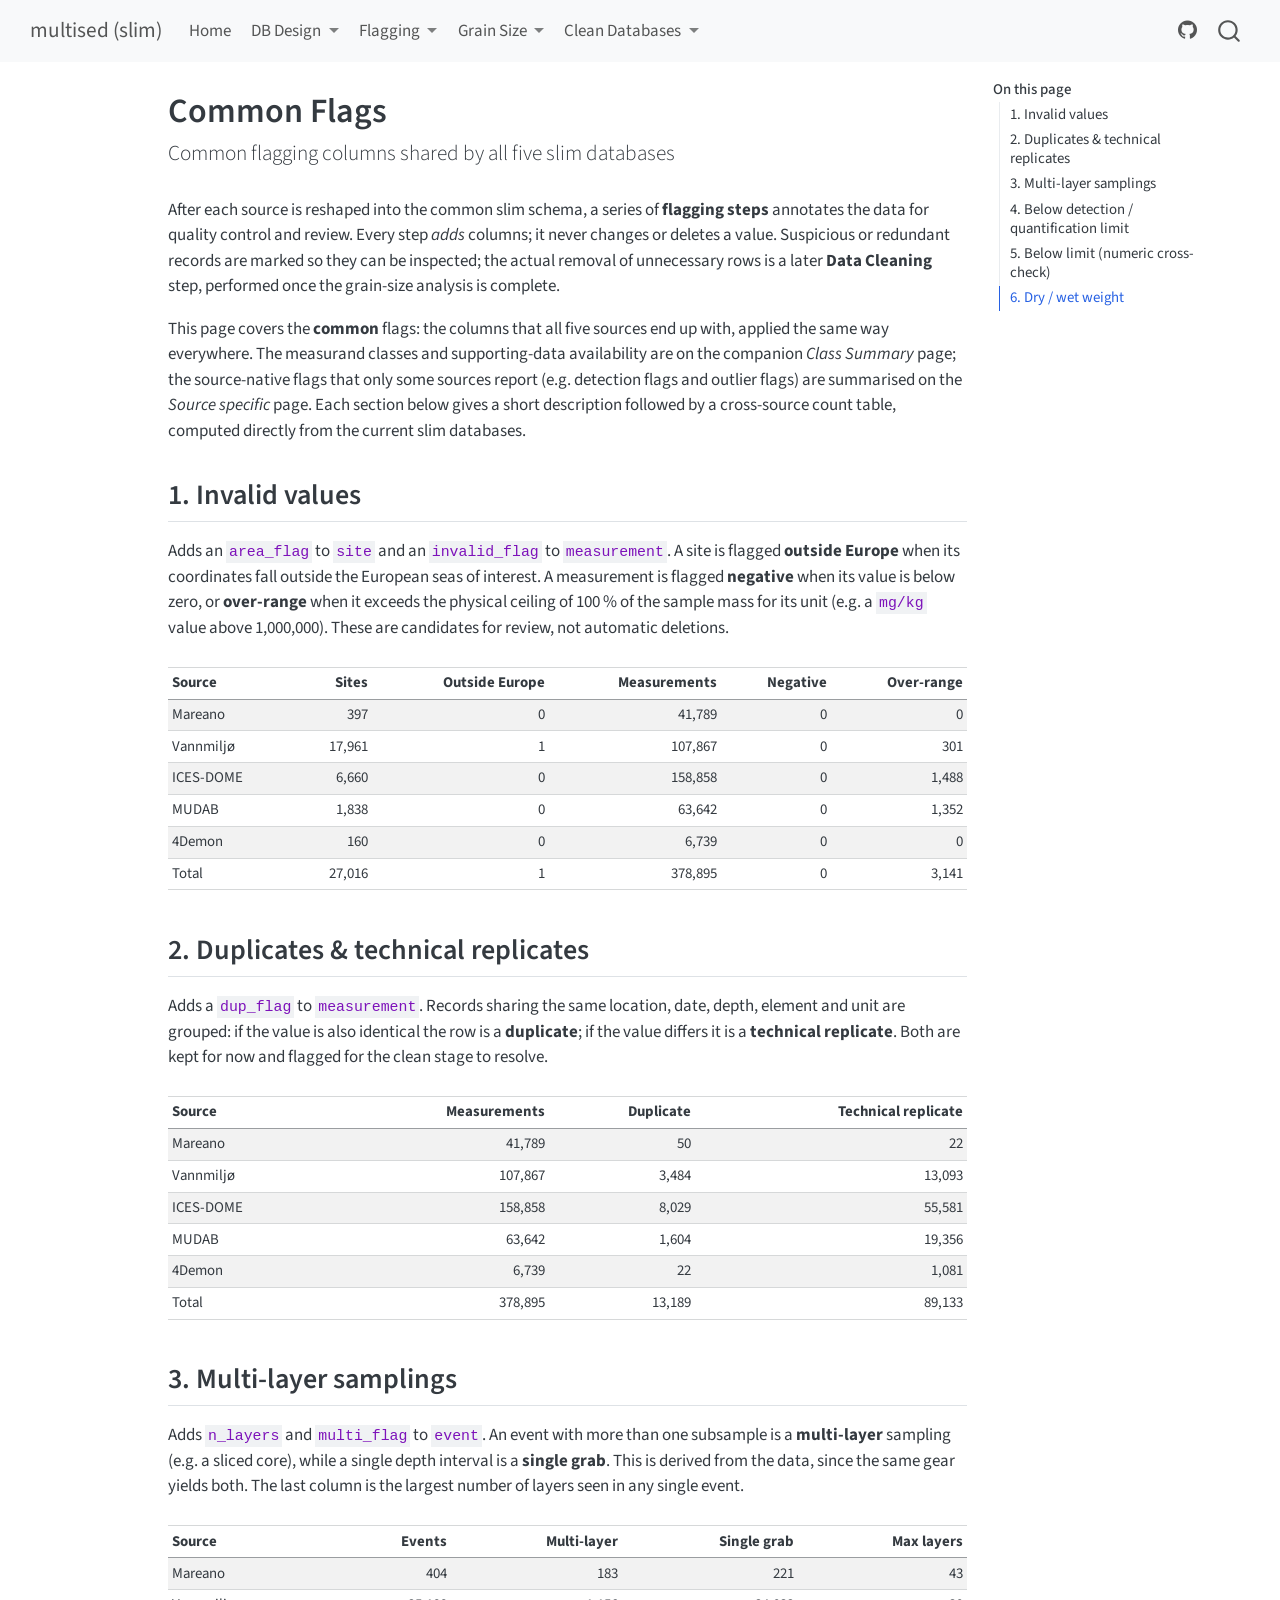
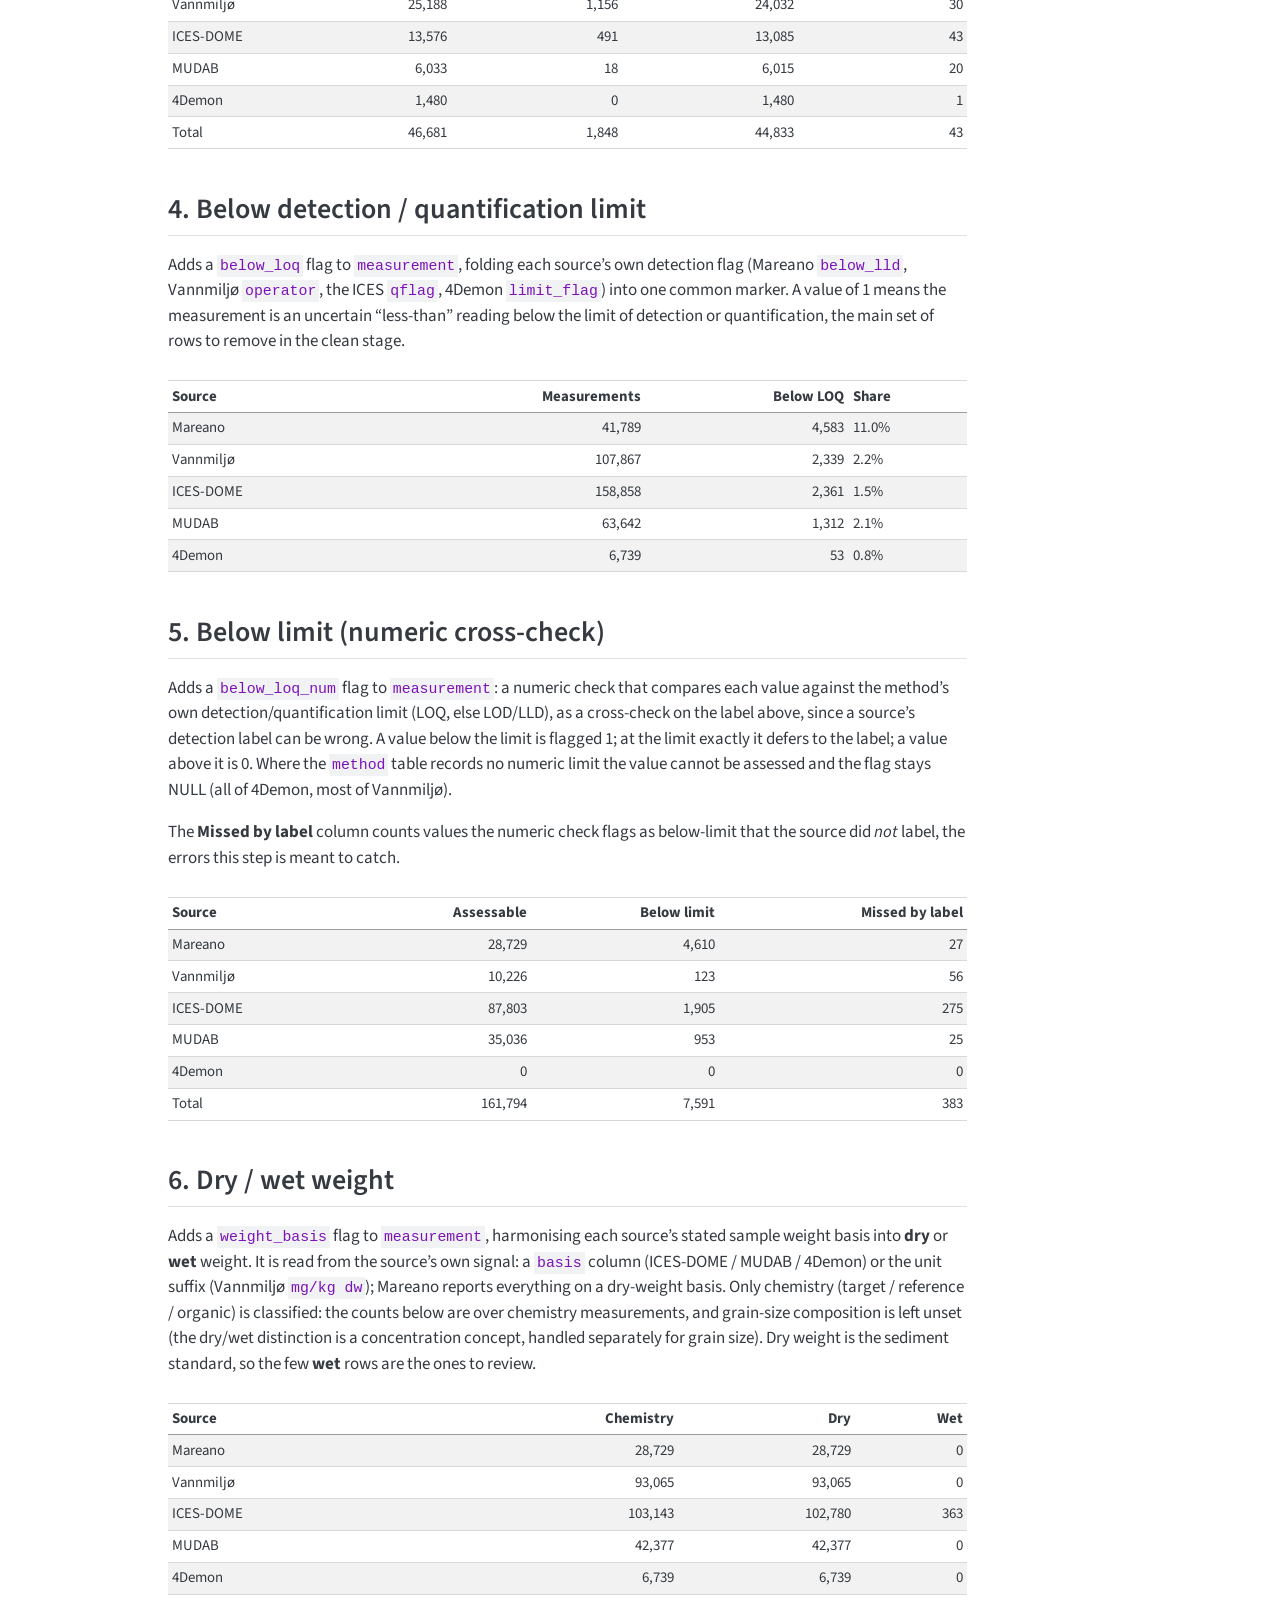
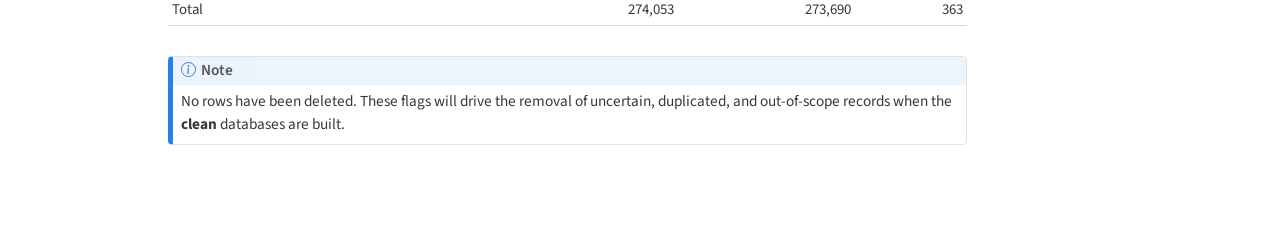
<file: flagging-common.html>
<!DOCTYPE html>
<html xmlns="http://www.w3.org/1999/xhtml" lang="en" xml:lang="en"><head>

<meta charset="utf-8">
<meta name="generator" content="quarto-1.9.38">

<meta name="viewport" content="width=device-width, initial-scale=1.0, user-scalable=yes">


<title>Common Flags – multised (slim)</title>
<style>
/* Default styles provided by pandoc.
** See https://pandoc.org/MANUAL.html#variables-for-html for config info.
*/
code{white-space: pre-wrap;}
span.smallcaps{font-variant: small-caps;}
div.columns{display: flex; gap: min(4vw, 1.5em);}
div.column{flex: auto; overflow-x: auto;}
div.hanging-indent{margin-left: 1.5em; text-indent: -1.5em;}
ul.task-list{list-style: none;}
ul.task-list li input[type="checkbox"] {
  width: 0.8em;
  margin: 0 0.8em 0.2em -1em; /* quarto-specific, see https://github.com/quarto-dev/quarto-cli/issues/4556 */ 
  vertical-align: middle;
}
</style>


<script src="site_libs/quarto-nav/quarto-nav.js"></script>
<script src="site_libs/quarto-nav/headroom.min.js"></script>
<script src="site_libs/clipboard/clipboard.min.js"></script>
<script src="site_libs/quarto-search/autocomplete.umd.js"></script>
<script src="site_libs/quarto-search/fuse.min.js"></script>
<script src="site_libs/quarto-search/quarto-search.js"></script>
<meta name="quarto:offset" content="./">
<script src="site_libs/quarto-html/quarto.js" type="module"></script>
<script src="site_libs/quarto-html/tabsets/tabsets.js" type="module"></script>
<script src="site_libs/quarto-html/popper.min.js"></script>
<script src="site_libs/quarto-html/tippy.umd.min.js"></script>
<script src="site_libs/quarto-html/anchor.min.js"></script>
<link href="site_libs/quarto-html/tippy.css" rel="stylesheet">
<link href="site_libs/quarto-html/quarto-syntax-highlighting-15634bcf2e68342d4ad2dfa704d543f6.css" rel="stylesheet" id="quarto-text-highlighting-styles">
<script src="site_libs/bootstrap/bootstrap.min.js"></script>
<link href="site_libs/bootstrap/bootstrap-icons.css" rel="stylesheet">
<link href="site_libs/bootstrap/bootstrap-5b3fa5ccbb8ed2e194b31985f2da5f38.min.css" rel="stylesheet" append-hash="true" id="quarto-bootstrap" data-mode="light">
<script id="quarto-search-options" type="application/json">{
  "location": "navbar",
  "copy-button": false,
  "collapse-after": 3,
  "panel-placement": "end",
  "type": "overlay",
  "limit": 50,
  "keyboard-shortcut": [
    "f",
    "/",
    "s"
  ],
  "show-item-context": false,
  "language": {
    "search-no-results-text": "No results",
    "search-matching-documents-text": "matching documents",
    "search-copy-link-title": "Copy link to search",
    "search-hide-matches-text": "Hide additional matches",
    "search-more-match-text": "more match in this document",
    "search-more-matches-text": "more matches in this document",
    "search-clear-button-title": "Clear",
    "search-text-placeholder": "",
    "search-detached-cancel-button-title": "Cancel",
    "search-submit-button-title": "Submit",
    "search-label": "Search"
  }
}</script>


<link rel="stylesheet" href="styles.css">
</head>

<body class="nav-fixed quarto-light">

<div id="quarto-search-results"></div>
  <header id="quarto-header" class="headroom fixed-top">
    <nav class="navbar navbar-expand-lg " data-bs-theme="dark">
      <div class="navbar-container container-fluid">
      <div class="navbar-brand-container mx-auto">
    <a class="navbar-brand" href="./index.html">
    <span class="navbar-title">multised (slim)</span>
    </a>
  </div>
            <div id="quarto-search" class="" title="Search"></div>
          <button class="navbar-toggler" type="button" data-bs-toggle="collapse" data-bs-target="#navbarCollapse" aria-controls="navbarCollapse" role="menu" aria-expanded="false" aria-label="Toggle navigation" onclick="if (window.quartoToggleHeadroom) { window.quartoToggleHeadroom(); }">
  <span class="navbar-toggler-icon"></span>
</button>
          <div class="collapse navbar-collapse" id="navbarCollapse">
            <ul class="navbar-nav navbar-nav-scroll me-auto">
  <li class="nav-item">
    <a class="nav-link" href="./index.html"> 
<span class="menu-text">Home</span></a>
  </li>  
  <li class="nav-item dropdown ">
    <a class="nav-link dropdown-toggle" href="#" id="nav-menu-db-design" role="link" data-bs-toggle="dropdown" aria-expanded="false">
 <span class="menu-text">DB Design</span>
    </a>
    <ul class="dropdown-menu" aria-labelledby="nav-menu-db-design">    
        <li>
    <a class="dropdown-item" href="./db-schema-slim.html">
 <span class="dropdown-text">DB Schema (Slim)</span></a>
  </li>  
        <li>
    <a class="dropdown-item" href="./db-schema-clean.html">
 <span class="dropdown-text">DB Schema (Clean)</span></a>
  </li>  
        <li>
    <a class="dropdown-item" href="./database-downloads.html">
 <span class="dropdown-text">Database Downloads</span></a>
  </li>  
    </ul>
  </li>
  <li class="nav-item dropdown ">
    <a class="nav-link dropdown-toggle" href="#" id="nav-menu-flagging" role="link" data-bs-toggle="dropdown" aria-expanded="false">
 <span class="menu-text">Flagging</span>
    </a>
    <ul class="dropdown-menu" aria-labelledby="nav-menu-flagging">    
        <li>
    <a class="dropdown-item" href="./class-summary.html">
 <span class="dropdown-text">Class Summary</span></a>
  </li>  
        <li>
    <a class="dropdown-item" href="./flagging-conversion-range.html">
 <span class="dropdown-text">Unit Conversion &amp; Range Check</span></a>
  </li>  
        <li>
    <a class="dropdown-item" href="./flagging-common.html">
 <span class="dropdown-text">Common Flags</span></a>
  </li>  
        <li>
    <a class="dropdown-item" href="./flagging-source-specific.html">
 <span class="dropdown-text">Source Specific</span></a>
  </li>  
    </ul>
  </li>
  <li class="nav-item dropdown ">
    <a class="nav-link dropdown-toggle" href="#" id="nav-menu-grain-size" role="link" data-bs-toggle="dropdown" aria-expanded="false">
 <span class="menu-text">Grain Size</span>
    </a>
    <ul class="dropdown-menu" aria-labelledby="nav-menu-grain-size">    
        <li>
    <a class="dropdown-item" href="./grain-size-fraction.html">
 <span class="dropdown-text">Sample Fraction (matrix)</span></a>
  </li>  
        <li>
    <a class="dropdown-item" href="./grain-size-fines.html">
 <span class="dropdown-text">Fines (&lt;63 µm)</span></a>
  </li>  
    </ul>
  </li>
  <li class="nav-item dropdown ">
    <a class="nav-link dropdown-toggle" href="#" id="nav-menu-clean-databases" role="link" data-bs-toggle="dropdown" aria-expanded="false">
 <span class="menu-text">Clean Databases</span>
    </a>
    <ul class="dropdown-menu" aria-labelledby="nav-menu-clean-databases">    
        <li>
    <a class="dropdown-item" href="./clean-overview.html">
 <span class="dropdown-text">Overview</span></a>
  </li>  
        <li>
    <a class="dropdown-item" href="./clean-harmonisation.html">
 <span class="dropdown-text">Harmonisation</span></a>
  </li>  
        <li>
    <a class="dropdown-item" href="./clean-cleaning.html">
 <span class="dropdown-text">Cleaning</span></a>
  </li>  
        <li>
    <a class="dropdown-item" href="./clean-grain-size.html">
 <span class="dropdown-text">Grain-size Tables</span></a>
  </li>  
        <li>
    <a class="dropdown-item" href="./clean-cleaning-summary.html">
 <span class="dropdown-text">Cleaning Summary</span></a>
  </li>  
    </ul>
  </li>
</ul>
            <ul class="navbar-nav navbar-nav-scroll ms-auto">
  <li class="nav-item compact">
    <a class="nav-link" href="https://github.com/seafood-hazards/multised-slim"> <i class="bi bi-github" role="img" aria-label="GitHub">
</i> 
<span class="menu-text"></span></a>
  </li>  
</ul>
          </div> <!-- /navcollapse -->
            <div class="quarto-navbar-tools">
</div>
      </div> <!-- /container-fluid -->
    </nav>
</header>
<!-- content -->
<div id="quarto-content" class="quarto-container page-columns page-rows-contents page-layout-article page-navbar">
<!-- sidebar -->
<!-- margin-sidebar -->
    <div id="quarto-margin-sidebar" class="sidebar margin-sidebar">
        <nav id="TOC" role="doc-toc" class="toc-active">
    <h2 id="toc-title">On this page</h2>
   
  <ul>
  <li><a href="#invalid-values" id="toc-invalid-values" class="nav-link active" data-scroll-target="#invalid-values">1. Invalid values</a></li>
  <li><a href="#duplicates-technical-replicates" id="toc-duplicates-technical-replicates" class="nav-link" data-scroll-target="#duplicates-technical-replicates">2. Duplicates &amp; technical replicates</a></li>
  <li><a href="#multi-layer-samplings" id="toc-multi-layer-samplings" class="nav-link" data-scroll-target="#multi-layer-samplings">3. Multi-layer samplings</a></li>
  <li><a href="#below-detection-quantification-limit" id="toc-below-detection-quantification-limit" class="nav-link" data-scroll-target="#below-detection-quantification-limit">4. Below detection / quantification limit</a></li>
  <li><a href="#below-limit-numeric-cross-check" id="toc-below-limit-numeric-cross-check" class="nav-link" data-scroll-target="#below-limit-numeric-cross-check">5. Below limit (numeric cross-check)</a></li>
  <li><a href="#dry-wet-weight" id="toc-dry-wet-weight" class="nav-link" data-scroll-target="#dry-wet-weight">6. Dry / wet weight</a></li>
  </ul>
</nav>
    </div>
<!-- main -->
<main class="content" id="quarto-document-content">

<header id="title-block-header" class="quarto-title-block default">
<div class="quarto-title">
<h1 class="title">Common Flags</h1>
<p class="subtitle lead">Common flagging columns shared by all five slim databases</p>
</div>



<div class="quarto-title-meta">

    
  
    
  </div>
  


</header>


<div class="cell">
<style type="text/css">
th { white-space: nowrap; }
</style>
</div>
<p>After each source is reshaped into the common slim schema, a series of <strong>flagging steps</strong> annotates the data for quality control and review. Every step <em>adds</em> columns; it never changes or deletes a value. Suspicious or redundant records are marked so they can be inspected; the actual removal of unnecessary rows is a later <strong>Data Cleaning</strong> step, performed once the grain-size analysis is complete.</p>
<p>This page covers the <strong>common</strong> flags: the columns that all five sources end up with, applied the same way everywhere. The measurand classes and supporting-data availability are on the companion <em>Class Summary</em> page; the source-native flags that only some sources report (e.g.&nbsp;detection flags and outlier flags) are summarised on the <em>Source specific</em> page. Each section below gives a short description followed by a cross-source count table, computed directly from the current slim databases.</p>
<section id="invalid-values" class="level2">
<h2 class="anchored" data-anchor-id="invalid-values">1. Invalid values</h2>
<p>Adds an <code>area_flag</code> to <code>site</code> and an <code>invalid_flag</code> to <code>measurement</code>. A site is flagged <strong>outside Europe</strong> when its coordinates fall outside the European seas of interest. A measurement is flagged <strong>negative</strong> when its value is below zero, or <strong>over-range</strong> when it exceeds the physical ceiling of 100 % of the sample mass for its unit (e.g.&nbsp;a <code>mg/kg</code> value above 1,000,000). These are candidates for review, not automatic deletions.</p>
<div class="cell">
<div class="cell-output-display">
<table class="caption-top table table-sm table-striped small">
<thead>
<tr class="header">
<th style="text-align: left;">Source</th>
<th style="text-align: right;">Sites</th>
<th style="text-align: right;">Outside Europe</th>
<th style="text-align: right;">Measurements</th>
<th style="text-align: right;">Negative</th>
<th style="text-align: right;">Over-range</th>
</tr>
</thead>
<tbody>
<tr class="odd">
<td style="text-align: left;">Mareano</td>
<td style="text-align: right;">397</td>
<td style="text-align: right;">0</td>
<td style="text-align: right;">41,789</td>
<td style="text-align: right;">0</td>
<td style="text-align: right;">0</td>
</tr>
<tr class="even">
<td style="text-align: left;">Vannmiljø</td>
<td style="text-align: right;">17,961</td>
<td style="text-align: right;">1</td>
<td style="text-align: right;">107,867</td>
<td style="text-align: right;">0</td>
<td style="text-align: right;">301</td>
</tr>
<tr class="odd">
<td style="text-align: left;">ICES-DOME</td>
<td style="text-align: right;">6,660</td>
<td style="text-align: right;">0</td>
<td style="text-align: right;">158,858</td>
<td style="text-align: right;">0</td>
<td style="text-align: right;">1,488</td>
</tr>
<tr class="even">
<td style="text-align: left;">MUDAB</td>
<td style="text-align: right;">1,838</td>
<td style="text-align: right;">0</td>
<td style="text-align: right;">63,642</td>
<td style="text-align: right;">0</td>
<td style="text-align: right;">1,352</td>
</tr>
<tr class="odd">
<td style="text-align: left;">4Demon</td>
<td style="text-align: right;">160</td>
<td style="text-align: right;">0</td>
<td style="text-align: right;">6,739</td>
<td style="text-align: right;">0</td>
<td style="text-align: right;">0</td>
</tr>
<tr class="even">
<td style="text-align: left;">Total</td>
<td style="text-align: right;">27,016</td>
<td style="text-align: right;">1</td>
<td style="text-align: right;">378,895</td>
<td style="text-align: right;">0</td>
<td style="text-align: right;">3,141</td>
</tr>
</tbody>
</table>
</div>
</div>
</section>
<section id="duplicates-technical-replicates" class="level2">
<h2 class="anchored" data-anchor-id="duplicates-technical-replicates">2. Duplicates &amp; technical replicates</h2>
<p>Adds a <code>dup_flag</code> to <code>measurement</code>. Records sharing the same location, date, depth, element and unit are grouped: if the value is also identical the row is a <strong>duplicate</strong>; if the value differs it is a <strong>technical replicate</strong>. Both are kept for now and flagged for the clean stage to resolve.</p>
<div class="cell">
<div class="cell-output-display">
<table class="caption-top table table-sm table-striped small">
<thead>
<tr class="header">
<th style="text-align: left;">Source</th>
<th style="text-align: right;">Measurements</th>
<th style="text-align: right;">Duplicate</th>
<th style="text-align: right;">Technical replicate</th>
</tr>
</thead>
<tbody>
<tr class="odd">
<td style="text-align: left;">Mareano</td>
<td style="text-align: right;">41,789</td>
<td style="text-align: right;">50</td>
<td style="text-align: right;">22</td>
</tr>
<tr class="even">
<td style="text-align: left;">Vannmiljø</td>
<td style="text-align: right;">107,867</td>
<td style="text-align: right;">3,484</td>
<td style="text-align: right;">13,093</td>
</tr>
<tr class="odd">
<td style="text-align: left;">ICES-DOME</td>
<td style="text-align: right;">158,858</td>
<td style="text-align: right;">8,029</td>
<td style="text-align: right;">55,581</td>
</tr>
<tr class="even">
<td style="text-align: left;">MUDAB</td>
<td style="text-align: right;">63,642</td>
<td style="text-align: right;">1,604</td>
<td style="text-align: right;">19,356</td>
</tr>
<tr class="odd">
<td style="text-align: left;">4Demon</td>
<td style="text-align: right;">6,739</td>
<td style="text-align: right;">22</td>
<td style="text-align: right;">1,081</td>
</tr>
<tr class="even">
<td style="text-align: left;">Total</td>
<td style="text-align: right;">378,895</td>
<td style="text-align: right;">13,189</td>
<td style="text-align: right;">89,133</td>
</tr>
</tbody>
</table>
</div>
</div>
</section>
<section id="multi-layer-samplings" class="level2">
<h2 class="anchored" data-anchor-id="multi-layer-samplings">3. Multi-layer samplings</h2>
<p>Adds <code>n_layers</code> and <code>multi_flag</code> to <code>event</code>. An event with more than one subsample is a <strong>multi-layer</strong> sampling (e.g.&nbsp;a sliced core), while a single depth interval is a <strong>single grab</strong>. This is derived from the data, since the same gear yields both. The last column is the largest number of layers seen in any single event.</p>
<div class="cell">
<div class="cell-output-display">
<table class="caption-top table table-sm table-striped small">
<thead>
<tr class="header">
<th style="text-align: left;">Source</th>
<th style="text-align: right;">Events</th>
<th style="text-align: right;">Multi-layer</th>
<th style="text-align: right;">Single grab</th>
<th style="text-align: right;">Max layers</th>
</tr>
</thead>
<tbody>
<tr class="odd">
<td style="text-align: left;">Mareano</td>
<td style="text-align: right;">404</td>
<td style="text-align: right;">183</td>
<td style="text-align: right;">221</td>
<td style="text-align: right;">43</td>
</tr>
<tr class="even">
<td style="text-align: left;">Vannmiljø</td>
<td style="text-align: right;">25,188</td>
<td style="text-align: right;">1,156</td>
<td style="text-align: right;">24,032</td>
<td style="text-align: right;">30</td>
</tr>
<tr class="odd">
<td style="text-align: left;">ICES-DOME</td>
<td style="text-align: right;">13,576</td>
<td style="text-align: right;">491</td>
<td style="text-align: right;">13,085</td>
<td style="text-align: right;">43</td>
</tr>
<tr class="even">
<td style="text-align: left;">MUDAB</td>
<td style="text-align: right;">6,033</td>
<td style="text-align: right;">18</td>
<td style="text-align: right;">6,015</td>
<td style="text-align: right;">20</td>
</tr>
<tr class="odd">
<td style="text-align: left;">4Demon</td>
<td style="text-align: right;">1,480</td>
<td style="text-align: right;">0</td>
<td style="text-align: right;">1,480</td>
<td style="text-align: right;">1</td>
</tr>
<tr class="even">
<td style="text-align: left;">Total</td>
<td style="text-align: right;">46,681</td>
<td style="text-align: right;">1,848</td>
<td style="text-align: right;">44,833</td>
<td style="text-align: right;">43</td>
</tr>
</tbody>
</table>
</div>
</div>
</section>
<section id="below-detection-quantification-limit" class="level2">
<h2 class="anchored" data-anchor-id="below-detection-quantification-limit">4. Below detection / quantification limit</h2>
<p>Adds a <code>below_loq</code> flag to <code>measurement</code>, folding each source’s own detection flag (Mareano <code>below_lld</code>, Vannmiljø <code>operator</code>, the ICES <code>qflag</code>, 4Demon <code>limit_flag</code>) into one common marker. A value of 1 means the measurement is an uncertain “less-than” reading below the limit of detection or quantification, the main set of rows to remove in the clean stage.</p>
<div class="cell">
<div class="cell-output-display">
<table class="caption-top table table-sm table-striped small">
<thead>
<tr class="header">
<th style="text-align: left;">Source</th>
<th style="text-align: right;">Measurements</th>
<th style="text-align: right;">Below LOQ</th>
<th style="text-align: left;">Share</th>
</tr>
</thead>
<tbody>
<tr class="odd">
<td style="text-align: left;">Mareano</td>
<td style="text-align: right;">41,789</td>
<td style="text-align: right;">4,583</td>
<td style="text-align: left;">11.0%</td>
</tr>
<tr class="even">
<td style="text-align: left;">Vannmiljø</td>
<td style="text-align: right;">107,867</td>
<td style="text-align: right;">2,339</td>
<td style="text-align: left;">2.2%</td>
</tr>
<tr class="odd">
<td style="text-align: left;">ICES-DOME</td>
<td style="text-align: right;">158,858</td>
<td style="text-align: right;">2,361</td>
<td style="text-align: left;">1.5%</td>
</tr>
<tr class="even">
<td style="text-align: left;">MUDAB</td>
<td style="text-align: right;">63,642</td>
<td style="text-align: right;">1,312</td>
<td style="text-align: left;">2.1%</td>
</tr>
<tr class="odd">
<td style="text-align: left;">4Demon</td>
<td style="text-align: right;">6,739</td>
<td style="text-align: right;">53</td>
<td style="text-align: left;">0.8%</td>
</tr>
</tbody>
</table>
</div>
</div>
</section>
<section id="below-limit-numeric-cross-check" class="level2">
<h2 class="anchored" data-anchor-id="below-limit-numeric-cross-check">5. Below limit (numeric cross-check)</h2>
<p>Adds a <code>below_loq_num</code> flag to <code>measurement</code>: a numeric check that compares each value against the method’s own detection/quantification limit (LOQ, else LOD/LLD), as a cross-check on the label above, since a source’s detection label can be wrong. A value below the limit is flagged 1; at the limit exactly it defers to the label; a value above it is 0. Where the <code>method</code> table records no numeric limit the value cannot be assessed and the flag stays NULL (all of 4Demon, most of Vannmiljø).</p>
<p>The <strong>Missed by label</strong> column counts values the numeric check flags as below-limit that the source did <em>not</em> label, the errors this step is meant to catch.</p>
<div class="cell">
<div class="cell-output-display">
<table class="caption-top table table-sm table-striped small">
<thead>
<tr class="header">
<th style="text-align: left;">Source</th>
<th style="text-align: right;">Assessable</th>
<th style="text-align: right;">Below limit</th>
<th style="text-align: right;">Missed by label</th>
</tr>
</thead>
<tbody>
<tr class="odd">
<td style="text-align: left;">Mareano</td>
<td style="text-align: right;">28,729</td>
<td style="text-align: right;">4,610</td>
<td style="text-align: right;">27</td>
</tr>
<tr class="even">
<td style="text-align: left;">Vannmiljø</td>
<td style="text-align: right;">10,226</td>
<td style="text-align: right;">123</td>
<td style="text-align: right;">56</td>
</tr>
<tr class="odd">
<td style="text-align: left;">ICES-DOME</td>
<td style="text-align: right;">87,803</td>
<td style="text-align: right;">1,905</td>
<td style="text-align: right;">275</td>
</tr>
<tr class="even">
<td style="text-align: left;">MUDAB</td>
<td style="text-align: right;">35,036</td>
<td style="text-align: right;">953</td>
<td style="text-align: right;">25</td>
</tr>
<tr class="odd">
<td style="text-align: left;">4Demon</td>
<td style="text-align: right;">0</td>
<td style="text-align: right;">0</td>
<td style="text-align: right;">0</td>
</tr>
<tr class="even">
<td style="text-align: left;">Total</td>
<td style="text-align: right;">161,794</td>
<td style="text-align: right;">7,591</td>
<td style="text-align: right;">383</td>
</tr>
</tbody>
</table>
</div>
</div>
</section>
<section id="dry-wet-weight" class="level2">
<h2 class="anchored" data-anchor-id="dry-wet-weight">6. Dry / wet weight</h2>
<p>Adds a <code>weight_basis</code> flag to <code>measurement</code>, harmonising each source’s stated sample weight basis into <strong>dry</strong> or <strong>wet</strong> weight. It is read from the source’s own signal: a <code>basis</code> column (ICES-DOME / MUDAB / 4Demon) or the unit suffix (Vannmiljø <code>mg/kg dw</code>); Mareano reports everything on a dry-weight basis. Only chemistry (target / reference / organic) is classified: the counts below are over chemistry measurements, and grain-size composition is left unset (the dry/wet distinction is a concentration concept, handled separately for grain size). Dry weight is the sediment standard, so the few <strong>wet</strong> rows are the ones to review.</p>
<div class="cell">
<div class="cell-output-display">
<table class="caption-top table table-sm table-striped small">
<thead>
<tr class="header">
<th style="text-align: left;">Source</th>
<th style="text-align: right;">Chemistry</th>
<th style="text-align: right;">Dry</th>
<th style="text-align: right;">Wet</th>
</tr>
</thead>
<tbody>
<tr class="odd">
<td style="text-align: left;">Mareano</td>
<td style="text-align: right;">28,729</td>
<td style="text-align: right;">28,729</td>
<td style="text-align: right;">0</td>
</tr>
<tr class="even">
<td style="text-align: left;">Vannmiljø</td>
<td style="text-align: right;">93,065</td>
<td style="text-align: right;">93,065</td>
<td style="text-align: right;">0</td>
</tr>
<tr class="odd">
<td style="text-align: left;">ICES-DOME</td>
<td style="text-align: right;">103,143</td>
<td style="text-align: right;">102,780</td>
<td style="text-align: right;">363</td>
</tr>
<tr class="even">
<td style="text-align: left;">MUDAB</td>
<td style="text-align: right;">42,377</td>
<td style="text-align: right;">42,377</td>
<td style="text-align: right;">0</td>
</tr>
<tr class="odd">
<td style="text-align: left;">4Demon</td>
<td style="text-align: right;">6,739</td>
<td style="text-align: right;">6,739</td>
<td style="text-align: right;">0</td>
</tr>
<tr class="even">
<td style="text-align: left;">Total</td>
<td style="text-align: right;">274,053</td>
<td style="text-align: right;">273,690</td>
<td style="text-align: right;">363</td>
</tr>
</tbody>
</table>
</div>
</div>
<div class="callout callout-style-default callout-note callout-titled">
<div class="callout-header d-flex align-content-center">
<div class="callout-icon-container">
<i class="callout-icon"></i>
</div>
<div class="callout-title-container flex-fill">
Note
</div>
</div>
<div class="callout-body-container callout-body">
<p>No rows have been deleted. These flags will drive the removal of uncertain, duplicated, and out-of-scope records when the <strong>clean</strong> databases are built.</p>
</div>
</div>


</section>

</main> <!-- /main -->
<script id="quarto-html-after-body" type="application/javascript">
  window.document.addEventListener("DOMContentLoaded", function (event) {
    const icon = "";
    const anchorJS = new window.AnchorJS();
    anchorJS.options = {
      placement: 'right',
      icon: icon
    };
    anchorJS.add('.anchored');
    const isCodeAnnotation = (el) => {
      for (const clz of el.classList) {
        if (clz.startsWith('code-annotation-')) {                     
          return true;
        }
      }
      return false;
    }
    const onCopySuccess = function(e) {
      // button target
      const button = e.trigger;
      // don't keep focus
      button.blur();
      // flash "checked"
      button.classList.add('code-copy-button-checked');
      var currentTitle = button.getAttribute("title");
      button.setAttribute("title", "Copied!");
      let tooltip;
      if (window.bootstrap) {
        button.setAttribute("data-bs-toggle", "tooltip");
        button.setAttribute("data-bs-placement", "left");
        button.setAttribute("data-bs-title", "Copied!");
        tooltip = new bootstrap.Tooltip(button, 
          { trigger: "manual", 
            customClass: "code-copy-button-tooltip",
            offset: [0, -8]});
        tooltip.show();    
      }
      setTimeout(function() {
        if (tooltip) {
          tooltip.hide();
          button.removeAttribute("data-bs-title");
          button.removeAttribute("data-bs-toggle");
          button.removeAttribute("data-bs-placement");
        }
        button.setAttribute("title", currentTitle);
        button.classList.remove('code-copy-button-checked');
      }, 1000);
      // clear code selection
      e.clearSelection();
    }
    const getTextToCopy = function(trigger) {
      const outerScaffold = trigger.parentElement.cloneNode(true);
      const codeEl = outerScaffold.querySelector('code');
      for (const childEl of codeEl.children) {
        if (isCodeAnnotation(childEl)) {
          childEl.remove();
        }
      }
      return codeEl.innerText;
    }
    const clipboard = new window.ClipboardJS('.code-copy-button:not([data-in-quarto-modal])', {
      text: getTextToCopy
    });
    clipboard.on('success', onCopySuccess);
    if (window.document.getElementById('quarto-embedded-source-code-modal')) {
      const clipboardModal = new window.ClipboardJS('.code-copy-button[data-in-quarto-modal]', {
        text: getTextToCopy,
        container: window.document.getElementById('quarto-embedded-source-code-modal')
      });
      clipboardModal.on('success', onCopySuccess);
    }
      var localhostRegex = new RegExp(/^(?:http|https):\/\/localhost\:?[0-9]*\//);
      var mailtoRegex = new RegExp(/^mailto:/);
        var filterRegex = new RegExp('/' + window.location.host + '/');
      var isInternal = (href) => {
          return filterRegex.test(href) || localhostRegex.test(href) || mailtoRegex.test(href);
      }
      // Inspect non-navigation links and adorn them if external
     var links = window.document.querySelectorAll('a[href]:not(.nav-link):not(.navbar-brand):not(.toc-action):not(.sidebar-link):not(.sidebar-item-toggle):not(.pagination-link):not(.no-external):not([aria-hidden]):not(.dropdown-item):not(.quarto-navigation-tool):not(.about-link)');
      for (var i=0; i<links.length; i++) {
        const link = links[i];
        if (!isInternal(link.href)) {
          // undo the damage that might have been done by quarto-nav.js in the case of
          // links that we want to consider external
          if (link.dataset.originalHref !== undefined) {
            link.href = link.dataset.originalHref;
          }
        }
      }
    function tippyHover(el, contentFn, onTriggerFn, onUntriggerFn) {
      const config = {
        allowHTML: true,
        maxWidth: 500,
        delay: 100,
        arrow: false,
        appendTo: function(el) {
            return el.parentElement;
        },
        interactive: true,
        interactiveBorder: 10,
        theme: 'quarto',
        placement: 'bottom-start',
      };
      if (contentFn) {
        config.content = contentFn;
      }
      if (onTriggerFn) {
        config.onTrigger = onTriggerFn;
      }
      if (onUntriggerFn) {
        config.onUntrigger = onUntriggerFn;
      }
      window.tippy(el, config); 
    }
    const noterefs = window.document.querySelectorAll('a[role="doc-noteref"]');
    for (var i=0; i<noterefs.length; i++) {
      const ref = noterefs[i];
      tippyHover(ref, function() {
        // use id or data attribute instead here
        let href = ref.getAttribute('data-footnote-href') || ref.getAttribute('href');
        try { href = new URL(href).hash; } catch {}
        const id = href.replace(/^#\/?/, "");
        const note = window.document.getElementById(id);
        if (note) {
          return note.innerHTML;
        } else {
          return "";
        }
      });
    }
    const xrefs = window.document.querySelectorAll('a.quarto-xref');
    const processXRef = (id, note) => {
      // Strip column container classes
      const stripColumnClz = (el) => {
        el.classList.remove("page-full", "page-columns");
        if (el.children) {
          for (const child of el.children) {
            stripColumnClz(child);
          }
        }
      }
      stripColumnClz(note)
      if (id === null || id.startsWith('sec-')) {
        // Special case sections, only their first couple elements
        const container = document.createElement("div");
        if (note.children && note.children.length > 2) {
          container.appendChild(note.children[0].cloneNode(true));
          for (let i = 1; i < note.children.length; i++) {
            const child = note.children[i];
            if (child.tagName === "P" && child.innerText === "") {
              continue;
            } else {
              container.appendChild(child.cloneNode(true));
              break;
            }
          }
          if (window.Quarto?.typesetMath) {
            window.Quarto.typesetMath(container);
          }
          return container.innerHTML
        } else {
          if (window.Quarto?.typesetMath) {
            window.Quarto.typesetMath(note);
          }
          return note.innerHTML;
        }
      } else {
        // Remove any anchor links if they are present
        const anchorLink = note.querySelector('a.anchorjs-link');
        if (anchorLink) {
          anchorLink.remove();
        }
        if (window.Quarto?.typesetMath) {
          window.Quarto.typesetMath(note);
        }
        if (note.classList.contains("callout")) {
          return note.outerHTML;
        } else {
          return note.innerHTML;
        }
      }
    }
    for (var i=0; i<xrefs.length; i++) {
      const xref = xrefs[i];
      tippyHover(xref, undefined, function(instance) {
        instance.disable();
        let url = xref.getAttribute('href');
        let hash = undefined; 
        if (url.startsWith('#')) {
          hash = url;
        } else {
          try { hash = new URL(url).hash; } catch {}
        }
        if (hash) {
          const id = hash.replace(/^#\/?/, "");
          const note = window.document.getElementById(id);
          if (note !== null) {
            try {
              const html = processXRef(id, note.cloneNode(true));
              instance.setContent(html);
            } finally {
              instance.enable();
              instance.show();
            }
          } else {
            // See if we can fetch this
            fetch(url.split('#')[0])
            .then(res => res.text())
            .then(html => {
              const parser = new DOMParser();
              const htmlDoc = parser.parseFromString(html, "text/html");
              const note = htmlDoc.getElementById(id);
              if (note !== null) {
                const html = processXRef(id, note);
                instance.setContent(html);
              } 
            }).finally(() => {
              instance.enable();
              instance.show();
            });
          }
        } else {
          // See if we can fetch a full url (with no hash to target)
          // This is a special case and we should probably do some content thinning / targeting
          fetch(url)
          .then(res => res.text())
          .then(html => {
            const parser = new DOMParser();
            const htmlDoc = parser.parseFromString(html, "text/html");
            const note = htmlDoc.querySelector('main.content');
            if (note !== null) {
              // This should only happen for chapter cross references
              // (since there is no id in the URL)
              // remove the first header
              if (note.children.length > 0 && note.children[0].tagName === "HEADER") {
                note.children[0].remove();
              }
              const html = processXRef(null, note);
              instance.setContent(html);
            } 
          }).finally(() => {
            instance.enable();
            instance.show();
          });
        }
      }, function(instance) {
      });
    }
        let selectedAnnoteEl;
        const selectorForAnnotation = ( cell, annotation) => {
          let cellAttr = 'data-code-cell="' + cell + '"';
          let lineAttr = 'data-code-annotation="' +  annotation + '"';
          const selector = 'span[' + cellAttr + '][' + lineAttr + ']';
          return selector;
        }
        const selectCodeLines = (annoteEl) => {
          const doc = window.document;
          const targetCell = annoteEl.getAttribute("data-target-cell");
          const targetAnnotation = annoteEl.getAttribute("data-target-annotation");
          const annoteSpan = window.document.querySelector(selectorForAnnotation(targetCell, targetAnnotation));
          const lines = annoteSpan.getAttribute("data-code-lines").split(",");
          const lineIds = lines.map((line) => {
            return targetCell + "-" + line;
          })
          let top = null;
          let height = null;
          let parent = null;
          if (lineIds.length > 0) {
              //compute the position of the single el (top and bottom and make a div)
              const el = window.document.getElementById(lineIds[0]);
              top = el.offsetTop;
              height = el.offsetHeight;
              parent = el.parentElement.parentElement;
            if (lineIds.length > 1) {
              const lastEl = window.document.getElementById(lineIds[lineIds.length - 1]);
              const bottom = lastEl.offsetTop + lastEl.offsetHeight;
              height = bottom - top;
            }
            if (top !== null && height !== null && parent !== null) {
              // cook up a div (if necessary) and position it 
              let div = window.document.getElementById("code-annotation-line-highlight");
              if (div === null) {
                div = window.document.createElement("div");
                div.setAttribute("id", "code-annotation-line-highlight");
                div.style.position = 'absolute';
                parent.appendChild(div);
              }
              div.style.top = top - 2 + "px";
              div.style.height = height + 4 + "px";
              div.style.left = 0;
              let gutterDiv = window.document.getElementById("code-annotation-line-highlight-gutter");
              if (gutterDiv === null) {
                gutterDiv = window.document.createElement("div");
                gutterDiv.setAttribute("id", "code-annotation-line-highlight-gutter");
                gutterDiv.style.position = 'absolute';
                const codeCell = window.document.getElementById(targetCell);
                const gutter = codeCell.querySelector('.code-annotation-gutter');
                gutter.appendChild(gutterDiv);
              }
              gutterDiv.style.top = top - 2 + "px";
              gutterDiv.style.height = height + 4 + "px";
            }
            selectedAnnoteEl = annoteEl;
          }
        };
        const unselectCodeLines = () => {
          const elementsIds = ["code-annotation-line-highlight", "code-annotation-line-highlight-gutter"];
          elementsIds.forEach((elId) => {
            const div = window.document.getElementById(elId);
            if (div) {
              div.remove();
            }
          });
          selectedAnnoteEl = undefined;
        };
          // Handle positioning of the toggle
      window.addEventListener(
        "resize",
        throttle(() => {
          elRect = undefined;
          if (selectedAnnoteEl) {
            selectCodeLines(selectedAnnoteEl);
          }
        }, 10)
      );
      function throttle(fn, ms) {
      let throttle = false;
      let timer;
        return (...args) => {
          if(!throttle) { // first call gets through
              fn.apply(this, args);
              throttle = true;
          } else { // all the others get throttled
              if(timer) clearTimeout(timer); // cancel #2
              timer = setTimeout(() => {
                fn.apply(this, args);
                timer = throttle = false;
              }, ms);
          }
        };
      }
        // Attach click handler to the DT
        const annoteDls = window.document.querySelectorAll('dt[data-target-cell]');
        for (const annoteDlNode of annoteDls) {
          annoteDlNode.addEventListener('click', (event) => {
            const clickedEl = event.target;
            if (clickedEl !== selectedAnnoteEl) {
              unselectCodeLines();
              const activeEl = window.document.querySelector('dt[data-target-cell].code-annotation-active');
              if (activeEl) {
                activeEl.classList.remove('code-annotation-active');
              }
              selectCodeLines(clickedEl);
              clickedEl.classList.add('code-annotation-active');
            } else {
              // Unselect the line
              unselectCodeLines();
              clickedEl.classList.remove('code-annotation-active');
            }
          });
        }
    const findCites = (el) => {
      const parentEl = el.parentElement;
      if (parentEl) {
        const cites = parentEl.dataset.cites;
        if (cites) {
          return {
            el,
            cites: cites.split(' ')
          };
        } else {
          return findCites(el.parentElement)
        }
      } else {
        return undefined;
      }
    };
    var bibliorefs = window.document.querySelectorAll('a[role="doc-biblioref"]');
    for (var i=0; i<bibliorefs.length; i++) {
      const ref = bibliorefs[i];
      const citeInfo = findCites(ref);
      if (citeInfo) {
        tippyHover(citeInfo.el, function() {
          var popup = window.document.createElement('div');
          citeInfo.cites.forEach(function(cite) {
            var citeDiv = window.document.createElement('div');
            citeDiv.classList.add('hanging-indent');
            citeDiv.classList.add('csl-entry');
            var biblioDiv = window.document.getElementById('ref-' + cite);
            if (biblioDiv) {
              citeDiv.innerHTML = biblioDiv.innerHTML;
            }
            popup.appendChild(citeDiv);
          });
          return popup.innerHTML;
        });
      }
    }
  });
  </script>
</div> <!-- /content -->




</body></html>
</file>
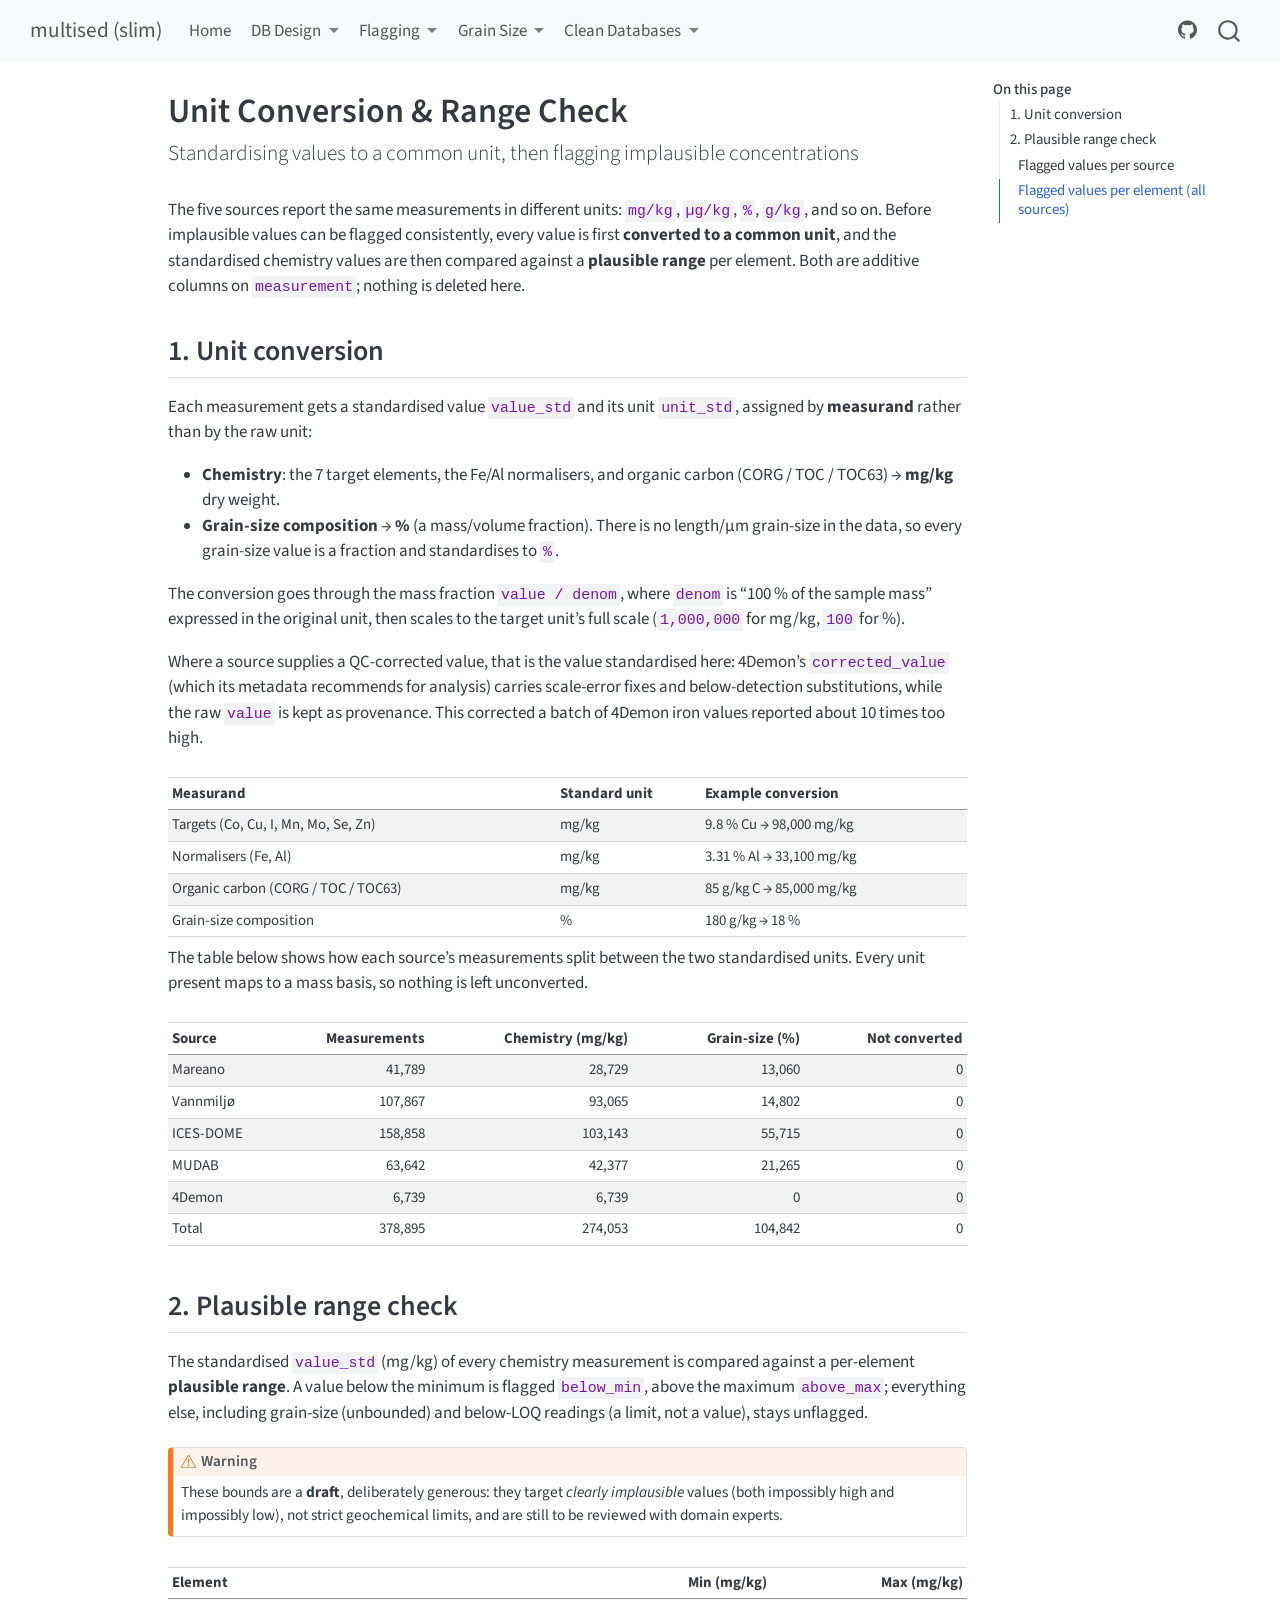
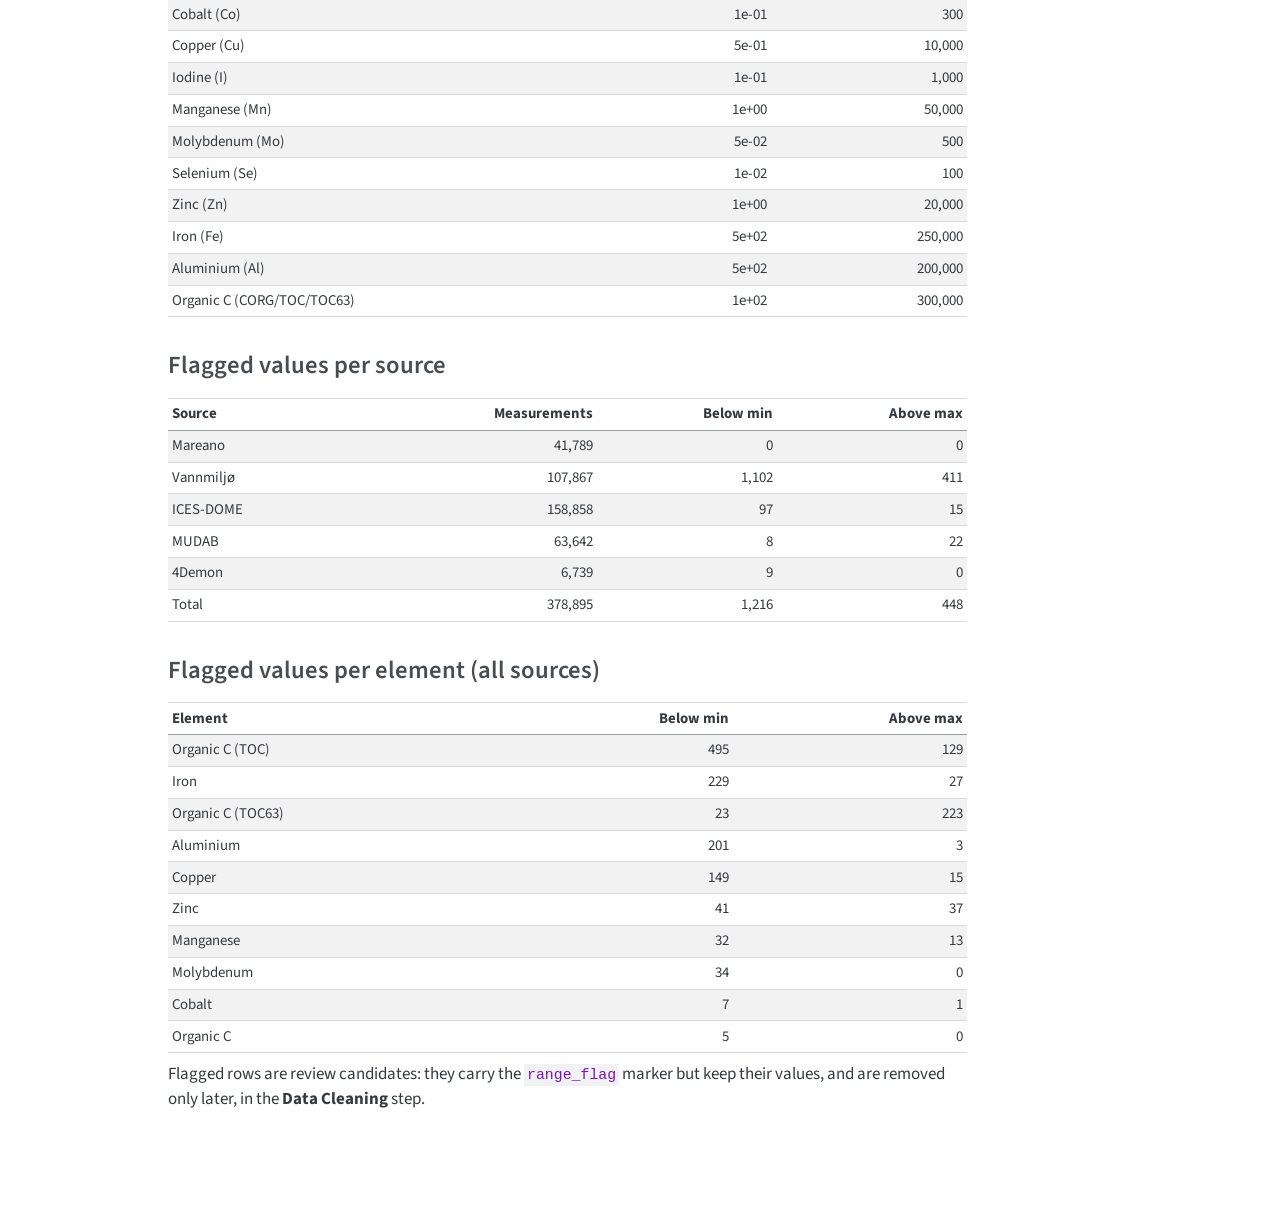
<file: flagging-conversion-range.html>
<!DOCTYPE html>
<html xmlns="http://www.w3.org/1999/xhtml" lang="en" xml:lang="en"><head>

<meta charset="utf-8">
<meta name="generator" content="quarto-1.9.38">

<meta name="viewport" content="width=device-width, initial-scale=1.0, user-scalable=yes">


<title>Unit Conversion &amp; Range Check – multised (slim)</title>
<style>
/* Default styles provided by pandoc.
** See https://pandoc.org/MANUAL.html#variables-for-html for config info.
*/
code{white-space: pre-wrap;}
span.smallcaps{font-variant: small-caps;}
div.columns{display: flex; gap: min(4vw, 1.5em);}
div.column{flex: auto; overflow-x: auto;}
div.hanging-indent{margin-left: 1.5em; text-indent: -1.5em;}
ul.task-list{list-style: none;}
ul.task-list li input[type="checkbox"] {
  width: 0.8em;
  margin: 0 0.8em 0.2em -1em; /* quarto-specific, see https://github.com/quarto-dev/quarto-cli/issues/4556 */ 
  vertical-align: middle;
}
</style>


<script src="site_libs/quarto-nav/quarto-nav.js"></script>
<script src="site_libs/quarto-nav/headroom.min.js"></script>
<script src="site_libs/clipboard/clipboard.min.js"></script>
<script src="site_libs/quarto-search/autocomplete.umd.js"></script>
<script src="site_libs/quarto-search/fuse.min.js"></script>
<script src="site_libs/quarto-search/quarto-search.js"></script>
<meta name="quarto:offset" content="./">
<script src="site_libs/quarto-html/quarto.js" type="module"></script>
<script src="site_libs/quarto-html/tabsets/tabsets.js" type="module"></script>
<script src="site_libs/quarto-html/popper.min.js"></script>
<script src="site_libs/quarto-html/tippy.umd.min.js"></script>
<script src="site_libs/quarto-html/anchor.min.js"></script>
<link href="site_libs/quarto-html/tippy.css" rel="stylesheet">
<link href="site_libs/quarto-html/quarto-syntax-highlighting-15634bcf2e68342d4ad2dfa704d543f6.css" rel="stylesheet" id="quarto-text-highlighting-styles">
<script src="site_libs/bootstrap/bootstrap.min.js"></script>
<link href="site_libs/bootstrap/bootstrap-icons.css" rel="stylesheet">
<link href="site_libs/bootstrap/bootstrap-5b3fa5ccbb8ed2e194b31985f2da5f38.min.css" rel="stylesheet" append-hash="true" id="quarto-bootstrap" data-mode="light">
<script id="quarto-search-options" type="application/json">{
  "location": "navbar",
  "copy-button": false,
  "collapse-after": 3,
  "panel-placement": "end",
  "type": "overlay",
  "limit": 50,
  "keyboard-shortcut": [
    "f",
    "/",
    "s"
  ],
  "show-item-context": false,
  "language": {
    "search-no-results-text": "No results",
    "search-matching-documents-text": "matching documents",
    "search-copy-link-title": "Copy link to search",
    "search-hide-matches-text": "Hide additional matches",
    "search-more-match-text": "more match in this document",
    "search-more-matches-text": "more matches in this document",
    "search-clear-button-title": "Clear",
    "search-text-placeholder": "",
    "search-detached-cancel-button-title": "Cancel",
    "search-submit-button-title": "Submit",
    "search-label": "Search"
  }
}</script>


<link rel="stylesheet" href="styles.css">
</head>

<body class="nav-fixed quarto-light">

<div id="quarto-search-results"></div>
  <header id="quarto-header" class="headroom fixed-top">
    <nav class="navbar navbar-expand-lg " data-bs-theme="dark">
      <div class="navbar-container container-fluid">
      <div class="navbar-brand-container mx-auto">
    <a class="navbar-brand" href="./index.html">
    <span class="navbar-title">multised (slim)</span>
    </a>
  </div>
            <div id="quarto-search" class="" title="Search"></div>
          <button class="navbar-toggler" type="button" data-bs-toggle="collapse" data-bs-target="#navbarCollapse" aria-controls="navbarCollapse" role="menu" aria-expanded="false" aria-label="Toggle navigation" onclick="if (window.quartoToggleHeadroom) { window.quartoToggleHeadroom(); }">
  <span class="navbar-toggler-icon"></span>
</button>
          <div class="collapse navbar-collapse" id="navbarCollapse">
            <ul class="navbar-nav navbar-nav-scroll me-auto">
  <li class="nav-item">
    <a class="nav-link" href="./index.html"> 
<span class="menu-text">Home</span></a>
  </li>  
  <li class="nav-item dropdown ">
    <a class="nav-link dropdown-toggle" href="#" id="nav-menu-db-design" role="link" data-bs-toggle="dropdown" aria-expanded="false">
 <span class="menu-text">DB Design</span>
    </a>
    <ul class="dropdown-menu" aria-labelledby="nav-menu-db-design">    
        <li>
    <a class="dropdown-item" href="./db-schema-slim.html">
 <span class="dropdown-text">DB Schema (Slim)</span></a>
  </li>  
        <li>
    <a class="dropdown-item" href="./db-schema-clean.html">
 <span class="dropdown-text">DB Schema (Clean)</span></a>
  </li>  
        <li>
    <a class="dropdown-item" href="./database-downloads.html">
 <span class="dropdown-text">Database Downloads</span></a>
  </li>  
    </ul>
  </li>
  <li class="nav-item dropdown ">
    <a class="nav-link dropdown-toggle" href="#" id="nav-menu-flagging" role="link" data-bs-toggle="dropdown" aria-expanded="false">
 <span class="menu-text">Flagging</span>
    </a>
    <ul class="dropdown-menu" aria-labelledby="nav-menu-flagging">    
        <li>
    <a class="dropdown-item" href="./class-summary.html">
 <span class="dropdown-text">Class Summary</span></a>
  </li>  
        <li>
    <a class="dropdown-item" href="./flagging-conversion-range.html">
 <span class="dropdown-text">Unit Conversion &amp; Range Check</span></a>
  </li>  
        <li>
    <a class="dropdown-item" href="./flagging-common.html">
 <span class="dropdown-text">Common Flags</span></a>
  </li>  
        <li>
    <a class="dropdown-item" href="./flagging-source-specific.html">
 <span class="dropdown-text">Source Specific</span></a>
  </li>  
    </ul>
  </li>
  <li class="nav-item dropdown ">
    <a class="nav-link dropdown-toggle" href="#" id="nav-menu-grain-size" role="link" data-bs-toggle="dropdown" aria-expanded="false">
 <span class="menu-text">Grain Size</span>
    </a>
    <ul class="dropdown-menu" aria-labelledby="nav-menu-grain-size">    
        <li>
    <a class="dropdown-item" href="./grain-size-fraction.html">
 <span class="dropdown-text">Sample Fraction (matrix)</span></a>
  </li>  
        <li>
    <a class="dropdown-item" href="./grain-size-fines.html">
 <span class="dropdown-text">Fines (&lt;63 µm)</span></a>
  </li>  
    </ul>
  </li>
  <li class="nav-item dropdown ">
    <a class="nav-link dropdown-toggle" href="#" id="nav-menu-clean-databases" role="link" data-bs-toggle="dropdown" aria-expanded="false">
 <span class="menu-text">Clean Databases</span>
    </a>
    <ul class="dropdown-menu" aria-labelledby="nav-menu-clean-databases">    
        <li>
    <a class="dropdown-item" href="./clean-overview.html">
 <span class="dropdown-text">Overview</span></a>
  </li>  
        <li>
    <a class="dropdown-item" href="./clean-harmonisation.html">
 <span class="dropdown-text">Harmonisation</span></a>
  </li>  
        <li>
    <a class="dropdown-item" href="./clean-cleaning.html">
 <span class="dropdown-text">Cleaning</span></a>
  </li>  
        <li>
    <a class="dropdown-item" href="./clean-grain-size.html">
 <span class="dropdown-text">Grain-size Tables</span></a>
  </li>  
        <li>
    <a class="dropdown-item" href="./clean-cleaning-summary.html">
 <span class="dropdown-text">Cleaning Summary</span></a>
  </li>  
    </ul>
  </li>
</ul>
            <ul class="navbar-nav navbar-nav-scroll ms-auto">
  <li class="nav-item compact">
    <a class="nav-link" href="https://github.com/seafood-hazards/multised-slim"> <i class="bi bi-github" role="img" aria-label="GitHub">
</i> 
<span class="menu-text"></span></a>
  </li>  
</ul>
          </div> <!-- /navcollapse -->
            <div class="quarto-navbar-tools">
</div>
      </div> <!-- /container-fluid -->
    </nav>
</header>
<!-- content -->
<div id="quarto-content" class="quarto-container page-columns page-rows-contents page-layout-article page-navbar">
<!-- sidebar -->
<!-- margin-sidebar -->
    <div id="quarto-margin-sidebar" class="sidebar margin-sidebar">
        <nav id="TOC" role="doc-toc" class="toc-active">
    <h2 id="toc-title">On this page</h2>
   
  <ul>
  <li><a href="#unit-conversion" id="toc-unit-conversion" class="nav-link active" data-scroll-target="#unit-conversion">1. Unit conversion</a></li>
  <li><a href="#plausible-range-check" id="toc-plausible-range-check" class="nav-link" data-scroll-target="#plausible-range-check">2. Plausible range check</a>
  <ul class="collapse">
  <li><a href="#flagged-values-per-source" id="toc-flagged-values-per-source" class="nav-link" data-scroll-target="#flagged-values-per-source">Flagged values per source</a></li>
  <li><a href="#flagged-values-per-element-all-sources" id="toc-flagged-values-per-element-all-sources" class="nav-link" data-scroll-target="#flagged-values-per-element-all-sources">Flagged values per element (all sources)</a></li>
  </ul></li>
  </ul>
</nav>
    </div>
<!-- main -->
<main class="content" id="quarto-document-content">

<header id="title-block-header" class="quarto-title-block default">
<div class="quarto-title">
<h1 class="title">Unit Conversion &amp; Range Check</h1>
<p class="subtitle lead">Standardising values to a common unit, then flagging implausible concentrations</p>
</div>



<div class="quarto-title-meta">

    
  
    
  </div>
  


</header>


<div class="cell">
<style type="text/css">
th { white-space: nowrap; }
</style>
</div>
<p>The five sources report the same measurements in different units: <code>mg/kg</code>, <code>µg/kg</code>, <code>%</code>, <code>g/kg</code>, and so on. Before implausible values can be flagged consistently, every value is first <strong>converted to a common unit</strong>, and the standardised chemistry values are then compared against a <strong>plausible range</strong> per element. Both are additive columns on <code>measurement</code>; nothing is deleted here.</p>
<section id="unit-conversion" class="level2">
<h2 class="anchored" data-anchor-id="unit-conversion">1. Unit conversion</h2>
<p>Each measurement gets a standardised value <code>value_std</code> and its unit <code>unit_std</code>, assigned by <strong>measurand</strong> rather than by the raw unit:</p>
<ul>
<li><strong>Chemistry</strong>: the 7 target elements, the Fe/Al normalisers, and organic carbon (CORG / TOC / TOC63) → <strong>mg/kg</strong> dry weight.</li>
<li><strong>Grain-size composition</strong> → <strong>%</strong> (a mass/volume fraction). There is no length/µm grain-size in the data, so every grain-size value is a fraction and standardises to <code>%</code>.</li>
</ul>
<p>The conversion goes through the mass fraction <code>value / denom</code>, where <code>denom</code> is “100 % of the sample mass” expressed in the original unit, then scales to the target unit’s full scale (<code>1,000,000</code> for mg/kg, <code>100</code> for %).</p>
<p>Where a source supplies a QC-corrected value, that is the value standardised here: 4Demon’s <code>corrected_value</code> (which its metadata recommends for analysis) carries scale-error fixes and below-detection substitutions, while the raw <code>value</code> is kept as provenance. This corrected a batch of 4Demon iron values reported about 10 times too high.</p>
<div class="cell">
<div class="cell-output-display">
<table class="caption-top table table-sm table-striped small">
<colgroup>
<col style="width: 48%">
<col style="width: 18%">
<col style="width: 33%">
</colgroup>
<thead>
<tr class="header">
<th style="text-align: left;">Measurand</th>
<th style="text-align: left;">Standard unit</th>
<th style="text-align: left;">Example conversion</th>
</tr>
</thead>
<tbody>
<tr class="odd">
<td style="text-align: left;">Targets (Co, Cu, I, Mn, Mo, Se, Zn)</td>
<td style="text-align: left;">mg/kg</td>
<td style="text-align: left;">9.8 % Cu → 98,000 mg/kg</td>
</tr>
<tr class="even">
<td style="text-align: left;">Normalisers (Fe, Al)</td>
<td style="text-align: left;">mg/kg</td>
<td style="text-align: left;">3.31 % Al → 33,100 mg/kg</td>
</tr>
<tr class="odd">
<td style="text-align: left;">Organic carbon (CORG / TOC / TOC63)</td>
<td style="text-align: left;">mg/kg</td>
<td style="text-align: left;">85 g/kg C → 85,000 mg/kg</td>
</tr>
<tr class="even">
<td style="text-align: left;">Grain-size composition</td>
<td style="text-align: left;">%</td>
<td style="text-align: left;">180 g/kg → 18 %</td>
</tr>
</tbody>
</table>
</div>
</div>
<p>The table below shows how each source’s measurements split between the two standardised units. Every unit present maps to a mass basis, so nothing is left unconverted.</p>
<div class="cell">
<div class="cell-output-display">
<table class="caption-top table table-sm table-striped small">
<colgroup>
<col style="width: 14%">
<col style="width: 18%">
<col style="width: 25%">
<col style="width: 21%">
<col style="width: 20%">
</colgroup>
<thead>
<tr class="header">
<th style="text-align: left;">Source</th>
<th style="text-align: right;">Measurements</th>
<th style="text-align: right;">Chemistry (mg/kg)</th>
<th style="text-align: right;">Grain-size (%)</th>
<th style="text-align: right;">Not converted</th>
</tr>
</thead>
<tbody>
<tr class="odd">
<td style="text-align: left;">Mareano</td>
<td style="text-align: right;">41,789</td>
<td style="text-align: right;">28,729</td>
<td style="text-align: right;">13,060</td>
<td style="text-align: right;">0</td>
</tr>
<tr class="even">
<td style="text-align: left;">Vannmiljø</td>
<td style="text-align: right;">107,867</td>
<td style="text-align: right;">93,065</td>
<td style="text-align: right;">14,802</td>
<td style="text-align: right;">0</td>
</tr>
<tr class="odd">
<td style="text-align: left;">ICES-DOME</td>
<td style="text-align: right;">158,858</td>
<td style="text-align: right;">103,143</td>
<td style="text-align: right;">55,715</td>
<td style="text-align: right;">0</td>
</tr>
<tr class="even">
<td style="text-align: left;">MUDAB</td>
<td style="text-align: right;">63,642</td>
<td style="text-align: right;">42,377</td>
<td style="text-align: right;">21,265</td>
<td style="text-align: right;">0</td>
</tr>
<tr class="odd">
<td style="text-align: left;">4Demon</td>
<td style="text-align: right;">6,739</td>
<td style="text-align: right;">6,739</td>
<td style="text-align: right;">0</td>
<td style="text-align: right;">0</td>
</tr>
<tr class="even">
<td style="text-align: left;">Total</td>
<td style="text-align: right;">378,895</td>
<td style="text-align: right;">274,053</td>
<td style="text-align: right;">104,842</td>
<td style="text-align: right;">0</td>
</tr>
</tbody>
</table>
</div>
</div>
</section>
<section id="plausible-range-check" class="level2">
<h2 class="anchored" data-anchor-id="plausible-range-check">2. Plausible range check</h2>
<p>The standardised <code>value_std</code> (mg/kg) of every chemistry measurement is compared against a per-element <strong>plausible range</strong>. A value below the minimum is flagged <code>below_min</code>, above the maximum <code>above_max</code>; everything else, including grain-size (unbounded) and below-LOQ readings (a limit, not a value), stays unflagged.</p>
<div class="callout callout-style-default callout-warning callout-titled">
<div class="callout-header d-flex align-content-center">
<div class="callout-icon-container">
<i class="callout-icon"></i>
</div>
<div class="callout-title-container flex-fill">
Warning
</div>
</div>
<div class="callout-body-container callout-body">
<p>These bounds are a <strong>draft</strong>, deliberately generous: they target <em>clearly implausible</em> values (both impossibly high and impossibly low), not strict geochemical limits, and are still to be reviewed with domain experts.</p>
</div>
</div>
<div class="cell">
<div class="cell-output-display">
<table class="caption-top table table-sm table-striped small">
<thead>
<tr class="header">
<th style="text-align: left;">Element</th>
<th style="text-align: right;">Min (mg/kg)</th>
<th style="text-align: right;">Max (mg/kg)</th>
</tr>
</thead>
<tbody>
<tr class="odd">
<td style="text-align: left;">Cobalt (Co)</td>
<td style="text-align: right;">1e-01</td>
<td style="text-align: right;">300</td>
</tr>
<tr class="even">
<td style="text-align: left;">Copper (Cu)</td>
<td style="text-align: right;">5e-01</td>
<td style="text-align: right;">10,000</td>
</tr>
<tr class="odd">
<td style="text-align: left;">Iodine (I)</td>
<td style="text-align: right;">1e-01</td>
<td style="text-align: right;">1,000</td>
</tr>
<tr class="even">
<td style="text-align: left;">Manganese (Mn)</td>
<td style="text-align: right;">1e+00</td>
<td style="text-align: right;">50,000</td>
</tr>
<tr class="odd">
<td style="text-align: left;">Molybdenum (Mo)</td>
<td style="text-align: right;">5e-02</td>
<td style="text-align: right;">500</td>
</tr>
<tr class="even">
<td style="text-align: left;">Selenium (Se)</td>
<td style="text-align: right;">1e-02</td>
<td style="text-align: right;">100</td>
</tr>
<tr class="odd">
<td style="text-align: left;">Zinc (Zn)</td>
<td style="text-align: right;">1e+00</td>
<td style="text-align: right;">20,000</td>
</tr>
<tr class="even">
<td style="text-align: left;">Iron (Fe)</td>
<td style="text-align: right;">5e+02</td>
<td style="text-align: right;">250,000</td>
</tr>
<tr class="odd">
<td style="text-align: left;">Aluminium (Al)</td>
<td style="text-align: right;">5e+02</td>
<td style="text-align: right;">200,000</td>
</tr>
<tr class="even">
<td style="text-align: left;">Organic C (CORG/TOC/TOC63)</td>
<td style="text-align: right;">1e+02</td>
<td style="text-align: right;">300,000</td>
</tr>
</tbody>
</table>
</div>
</div>
<section id="flagged-values-per-source" class="level3">
<h3 class="anchored" data-anchor-id="flagged-values-per-source">Flagged values per source</h3>
<div class="cell">
<div class="cell-output-display">
<table class="caption-top table table-sm table-striped small">
<thead>
<tr class="header">
<th style="text-align: left;">Source</th>
<th style="text-align: right;">Measurements</th>
<th style="text-align: right;">Below min</th>
<th style="text-align: right;">Above max</th>
</tr>
</thead>
<tbody>
<tr class="odd">
<td style="text-align: left;">Mareano</td>
<td style="text-align: right;">41,789</td>
<td style="text-align: right;">0</td>
<td style="text-align: right;">0</td>
</tr>
<tr class="even">
<td style="text-align: left;">Vannmiljø</td>
<td style="text-align: right;">107,867</td>
<td style="text-align: right;">1,102</td>
<td style="text-align: right;">411</td>
</tr>
<tr class="odd">
<td style="text-align: left;">ICES-DOME</td>
<td style="text-align: right;">158,858</td>
<td style="text-align: right;">97</td>
<td style="text-align: right;">15</td>
</tr>
<tr class="even">
<td style="text-align: left;">MUDAB</td>
<td style="text-align: right;">63,642</td>
<td style="text-align: right;">8</td>
<td style="text-align: right;">22</td>
</tr>
<tr class="odd">
<td style="text-align: left;">4Demon</td>
<td style="text-align: right;">6,739</td>
<td style="text-align: right;">9</td>
<td style="text-align: right;">0</td>
</tr>
<tr class="even">
<td style="text-align: left;">Total</td>
<td style="text-align: right;">378,895</td>
<td style="text-align: right;">1,216</td>
<td style="text-align: right;">448</td>
</tr>
</tbody>
</table>
</div>
</div>
</section>
<section id="flagged-values-per-element-all-sources" class="level3">
<h3 class="anchored" data-anchor-id="flagged-values-per-element-all-sources">Flagged values per element (all sources)</h3>
<div class="cell">
<div class="cell-output-display">
<table class="caption-top table table-sm table-striped small">
<thead>
<tr class="header">
<th style="text-align: left;">Element</th>
<th style="text-align: right;">Below min</th>
<th style="text-align: right;">Above max</th>
</tr>
</thead>
<tbody>
<tr class="odd">
<td style="text-align: left;">Organic C (TOC)</td>
<td style="text-align: right;">495</td>
<td style="text-align: right;">129</td>
</tr>
<tr class="even">
<td style="text-align: left;">Iron</td>
<td style="text-align: right;">229</td>
<td style="text-align: right;">27</td>
</tr>
<tr class="odd">
<td style="text-align: left;">Organic C (TOC63)</td>
<td style="text-align: right;">23</td>
<td style="text-align: right;">223</td>
</tr>
<tr class="even">
<td style="text-align: left;">Aluminium</td>
<td style="text-align: right;">201</td>
<td style="text-align: right;">3</td>
</tr>
<tr class="odd">
<td style="text-align: left;">Copper</td>
<td style="text-align: right;">149</td>
<td style="text-align: right;">15</td>
</tr>
<tr class="even">
<td style="text-align: left;">Zinc</td>
<td style="text-align: right;">41</td>
<td style="text-align: right;">37</td>
</tr>
<tr class="odd">
<td style="text-align: left;">Manganese</td>
<td style="text-align: right;">32</td>
<td style="text-align: right;">13</td>
</tr>
<tr class="even">
<td style="text-align: left;">Molybdenum</td>
<td style="text-align: right;">34</td>
<td style="text-align: right;">0</td>
</tr>
<tr class="odd">
<td style="text-align: left;">Cobalt</td>
<td style="text-align: right;">7</td>
<td style="text-align: right;">1</td>
</tr>
<tr class="even">
<td style="text-align: left;">Organic C</td>
<td style="text-align: right;">5</td>
<td style="text-align: right;">0</td>
</tr>
</tbody>
</table>
</div>
</div>
<p>Flagged rows are review candidates: they carry the <code>range_flag</code> marker but keep their values, and are removed only later, in the <strong>Data Cleaning</strong> step.</p>


</section>
</section>

</main> <!-- /main -->
<script id="quarto-html-after-body" type="application/javascript">
  window.document.addEventListener("DOMContentLoaded", function (event) {
    const icon = "";
    const anchorJS = new window.AnchorJS();
    anchorJS.options = {
      placement: 'right',
      icon: icon
    };
    anchorJS.add('.anchored');
    const isCodeAnnotation = (el) => {
      for (const clz of el.classList) {
        if (clz.startsWith('code-annotation-')) {                     
          return true;
        }
      }
      return false;
    }
    const onCopySuccess = function(e) {
      // button target
      const button = e.trigger;
      // don't keep focus
      button.blur();
      // flash "checked"
      button.classList.add('code-copy-button-checked');
      var currentTitle = button.getAttribute("title");
      button.setAttribute("title", "Copied!");
      let tooltip;
      if (window.bootstrap) {
        button.setAttribute("data-bs-toggle", "tooltip");
        button.setAttribute("data-bs-placement", "left");
        button.setAttribute("data-bs-title", "Copied!");
        tooltip = new bootstrap.Tooltip(button, 
          { trigger: "manual", 
            customClass: "code-copy-button-tooltip",
            offset: [0, -8]});
        tooltip.show();    
      }
      setTimeout(function() {
        if (tooltip) {
          tooltip.hide();
          button.removeAttribute("data-bs-title");
          button.removeAttribute("data-bs-toggle");
          button.removeAttribute("data-bs-placement");
        }
        button.setAttribute("title", currentTitle);
        button.classList.remove('code-copy-button-checked');
      }, 1000);
      // clear code selection
      e.clearSelection();
    }
    const getTextToCopy = function(trigger) {
      const outerScaffold = trigger.parentElement.cloneNode(true);
      const codeEl = outerScaffold.querySelector('code');
      for (const childEl of codeEl.children) {
        if (isCodeAnnotation(childEl)) {
          childEl.remove();
        }
      }
      return codeEl.innerText;
    }
    const clipboard = new window.ClipboardJS('.code-copy-button:not([data-in-quarto-modal])', {
      text: getTextToCopy
    });
    clipboard.on('success', onCopySuccess);
    if (window.document.getElementById('quarto-embedded-source-code-modal')) {
      const clipboardModal = new window.ClipboardJS('.code-copy-button[data-in-quarto-modal]', {
        text: getTextToCopy,
        container: window.document.getElementById('quarto-embedded-source-code-modal')
      });
      clipboardModal.on('success', onCopySuccess);
    }
      var localhostRegex = new RegExp(/^(?:http|https):\/\/localhost\:?[0-9]*\//);
      var mailtoRegex = new RegExp(/^mailto:/);
        var filterRegex = new RegExp('/' + window.location.host + '/');
      var isInternal = (href) => {
          return filterRegex.test(href) || localhostRegex.test(href) || mailtoRegex.test(href);
      }
      // Inspect non-navigation links and adorn them if external
     var links = window.document.querySelectorAll('a[href]:not(.nav-link):not(.navbar-brand):not(.toc-action):not(.sidebar-link):not(.sidebar-item-toggle):not(.pagination-link):not(.no-external):not([aria-hidden]):not(.dropdown-item):not(.quarto-navigation-tool):not(.about-link)');
      for (var i=0; i<links.length; i++) {
        const link = links[i];
        if (!isInternal(link.href)) {
          // undo the damage that might have been done by quarto-nav.js in the case of
          // links that we want to consider external
          if (link.dataset.originalHref !== undefined) {
            link.href = link.dataset.originalHref;
          }
        }
      }
    function tippyHover(el, contentFn, onTriggerFn, onUntriggerFn) {
      const config = {
        allowHTML: true,
        maxWidth: 500,
        delay: 100,
        arrow: false,
        appendTo: function(el) {
            return el.parentElement;
        },
        interactive: true,
        interactiveBorder: 10,
        theme: 'quarto',
        placement: 'bottom-start',
      };
      if (contentFn) {
        config.content = contentFn;
      }
      if (onTriggerFn) {
        config.onTrigger = onTriggerFn;
      }
      if (onUntriggerFn) {
        config.onUntrigger = onUntriggerFn;
      }
      window.tippy(el, config); 
    }
    const noterefs = window.document.querySelectorAll('a[role="doc-noteref"]');
    for (var i=0; i<noterefs.length; i++) {
      const ref = noterefs[i];
      tippyHover(ref, function() {
        // use id or data attribute instead here
        let href = ref.getAttribute('data-footnote-href') || ref.getAttribute('href');
        try { href = new URL(href).hash; } catch {}
        const id = href.replace(/^#\/?/, "");
        const note = window.document.getElementById(id);
        if (note) {
          return note.innerHTML;
        } else {
          return "";
        }
      });
    }
    const xrefs = window.document.querySelectorAll('a.quarto-xref');
    const processXRef = (id, note) => {
      // Strip column container classes
      const stripColumnClz = (el) => {
        el.classList.remove("page-full", "page-columns");
        if (el.children) {
          for (const child of el.children) {
            stripColumnClz(child);
          }
        }
      }
      stripColumnClz(note)
      if (id === null || id.startsWith('sec-')) {
        // Special case sections, only their first couple elements
        const container = document.createElement("div");
        if (note.children && note.children.length > 2) {
          container.appendChild(note.children[0].cloneNode(true));
          for (let i = 1; i < note.children.length; i++) {
            const child = note.children[i];
            if (child.tagName === "P" && child.innerText === "") {
              continue;
            } else {
              container.appendChild(child.cloneNode(true));
              break;
            }
          }
          if (window.Quarto?.typesetMath) {
            window.Quarto.typesetMath(container);
          }
          return container.innerHTML
        } else {
          if (window.Quarto?.typesetMath) {
            window.Quarto.typesetMath(note);
          }
          return note.innerHTML;
        }
      } else {
        // Remove any anchor links if they are present
        const anchorLink = note.querySelector('a.anchorjs-link');
        if (anchorLink) {
          anchorLink.remove();
        }
        if (window.Quarto?.typesetMath) {
          window.Quarto.typesetMath(note);
        }
        if (note.classList.contains("callout")) {
          return note.outerHTML;
        } else {
          return note.innerHTML;
        }
      }
    }
    for (var i=0; i<xrefs.length; i++) {
      const xref = xrefs[i];
      tippyHover(xref, undefined, function(instance) {
        instance.disable();
        let url = xref.getAttribute('href');
        let hash = undefined; 
        if (url.startsWith('#')) {
          hash = url;
        } else {
          try { hash = new URL(url).hash; } catch {}
        }
        if (hash) {
          const id = hash.replace(/^#\/?/, "");
          const note = window.document.getElementById(id);
          if (note !== null) {
            try {
              const html = processXRef(id, note.cloneNode(true));
              instance.setContent(html);
            } finally {
              instance.enable();
              instance.show();
            }
          } else {
            // See if we can fetch this
            fetch(url.split('#')[0])
            .then(res => res.text())
            .then(html => {
              const parser = new DOMParser();
              const htmlDoc = parser.parseFromString(html, "text/html");
              const note = htmlDoc.getElementById(id);
              if (note !== null) {
                const html = processXRef(id, note);
                instance.setContent(html);
              } 
            }).finally(() => {
              instance.enable();
              instance.show();
            });
          }
        } else {
          // See if we can fetch a full url (with no hash to target)
          // This is a special case and we should probably do some content thinning / targeting
          fetch(url)
          .then(res => res.text())
          .then(html => {
            const parser = new DOMParser();
            const htmlDoc = parser.parseFromString(html, "text/html");
            const note = htmlDoc.querySelector('main.content');
            if (note !== null) {
              // This should only happen for chapter cross references
              // (since there is no id in the URL)
              // remove the first header
              if (note.children.length > 0 && note.children[0].tagName === "HEADER") {
                note.children[0].remove();
              }
              const html = processXRef(null, note);
              instance.setContent(html);
            } 
          }).finally(() => {
            instance.enable();
            instance.show();
          });
        }
      }, function(instance) {
      });
    }
        let selectedAnnoteEl;
        const selectorForAnnotation = ( cell, annotation) => {
          let cellAttr = 'data-code-cell="' + cell + '"';
          let lineAttr = 'data-code-annotation="' +  annotation + '"';
          const selector = 'span[' + cellAttr + '][' + lineAttr + ']';
          return selector;
        }
        const selectCodeLines = (annoteEl) => {
          const doc = window.document;
          const targetCell = annoteEl.getAttribute("data-target-cell");
          const targetAnnotation = annoteEl.getAttribute("data-target-annotation");
          const annoteSpan = window.document.querySelector(selectorForAnnotation(targetCell, targetAnnotation));
          const lines = annoteSpan.getAttribute("data-code-lines").split(",");
          const lineIds = lines.map((line) => {
            return targetCell + "-" + line;
          })
          let top = null;
          let height = null;
          let parent = null;
          if (lineIds.length > 0) {
              //compute the position of the single el (top and bottom and make a div)
              const el = window.document.getElementById(lineIds[0]);
              top = el.offsetTop;
              height = el.offsetHeight;
              parent = el.parentElement.parentElement;
            if (lineIds.length > 1) {
              const lastEl = window.document.getElementById(lineIds[lineIds.length - 1]);
              const bottom = lastEl.offsetTop + lastEl.offsetHeight;
              height = bottom - top;
            }
            if (top !== null && height !== null && parent !== null) {
              // cook up a div (if necessary) and position it 
              let div = window.document.getElementById("code-annotation-line-highlight");
              if (div === null) {
                div = window.document.createElement("div");
                div.setAttribute("id", "code-annotation-line-highlight");
                div.style.position = 'absolute';
                parent.appendChild(div);
              }
              div.style.top = top - 2 + "px";
              div.style.height = height + 4 + "px";
              div.style.left = 0;
              let gutterDiv = window.document.getElementById("code-annotation-line-highlight-gutter");
              if (gutterDiv === null) {
                gutterDiv = window.document.createElement("div");
                gutterDiv.setAttribute("id", "code-annotation-line-highlight-gutter");
                gutterDiv.style.position = 'absolute';
                const codeCell = window.document.getElementById(targetCell);
                const gutter = codeCell.querySelector('.code-annotation-gutter');
                gutter.appendChild(gutterDiv);
              }
              gutterDiv.style.top = top - 2 + "px";
              gutterDiv.style.height = height + 4 + "px";
            }
            selectedAnnoteEl = annoteEl;
          }
        };
        const unselectCodeLines = () => {
          const elementsIds = ["code-annotation-line-highlight", "code-annotation-line-highlight-gutter"];
          elementsIds.forEach((elId) => {
            const div = window.document.getElementById(elId);
            if (div) {
              div.remove();
            }
          });
          selectedAnnoteEl = undefined;
        };
          // Handle positioning of the toggle
      window.addEventListener(
        "resize",
        throttle(() => {
          elRect = undefined;
          if (selectedAnnoteEl) {
            selectCodeLines(selectedAnnoteEl);
          }
        }, 10)
      );
      function throttle(fn, ms) {
      let throttle = false;
      let timer;
        return (...args) => {
          if(!throttle) { // first call gets through
              fn.apply(this, args);
              throttle = true;
          } else { // all the others get throttled
              if(timer) clearTimeout(timer); // cancel #2
              timer = setTimeout(() => {
                fn.apply(this, args);
                timer = throttle = false;
              }, ms);
          }
        };
      }
        // Attach click handler to the DT
        const annoteDls = window.document.querySelectorAll('dt[data-target-cell]');
        for (const annoteDlNode of annoteDls) {
          annoteDlNode.addEventListener('click', (event) => {
            const clickedEl = event.target;
            if (clickedEl !== selectedAnnoteEl) {
              unselectCodeLines();
              const activeEl = window.document.querySelector('dt[data-target-cell].code-annotation-active');
              if (activeEl) {
                activeEl.classList.remove('code-annotation-active');
              }
              selectCodeLines(clickedEl);
              clickedEl.classList.add('code-annotation-active');
            } else {
              // Unselect the line
              unselectCodeLines();
              clickedEl.classList.remove('code-annotation-active');
            }
          });
        }
    const findCites = (el) => {
      const parentEl = el.parentElement;
      if (parentEl) {
        const cites = parentEl.dataset.cites;
        if (cites) {
          return {
            el,
            cites: cites.split(' ')
          };
        } else {
          return findCites(el.parentElement)
        }
      } else {
        return undefined;
      }
    };
    var bibliorefs = window.document.querySelectorAll('a[role="doc-biblioref"]');
    for (var i=0; i<bibliorefs.length; i++) {
      const ref = bibliorefs[i];
      const citeInfo = findCites(ref);
      if (citeInfo) {
        tippyHover(citeInfo.el, function() {
          var popup = window.document.createElement('div');
          citeInfo.cites.forEach(function(cite) {
            var citeDiv = window.document.createElement('div');
            citeDiv.classList.add('hanging-indent');
            citeDiv.classList.add('csl-entry');
            var biblioDiv = window.document.getElementById('ref-' + cite);
            if (biblioDiv) {
              citeDiv.innerHTML = biblioDiv.innerHTML;
            }
            popup.appendChild(citeDiv);
          });
          return popup.innerHTML;
        });
      }
    }
  });
  </script>
</div> <!-- /content -->




</body></html>
</file>
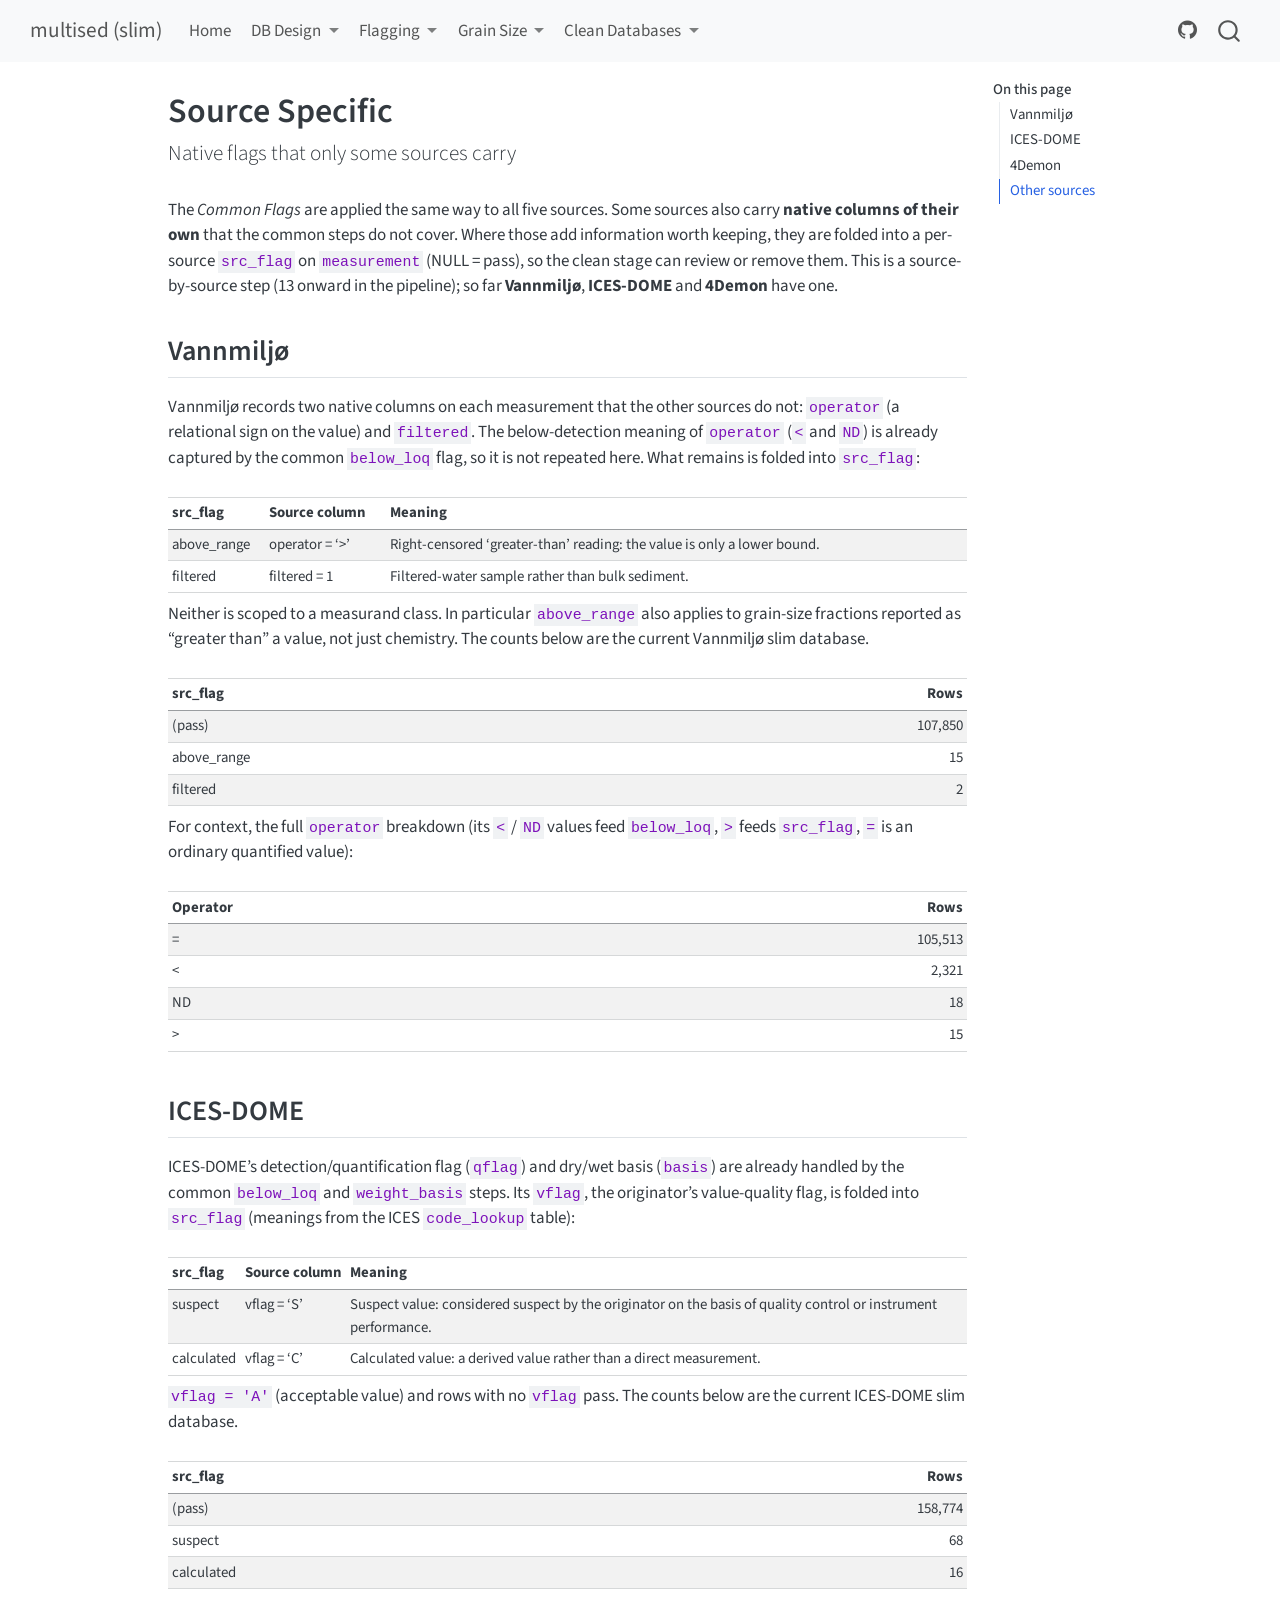
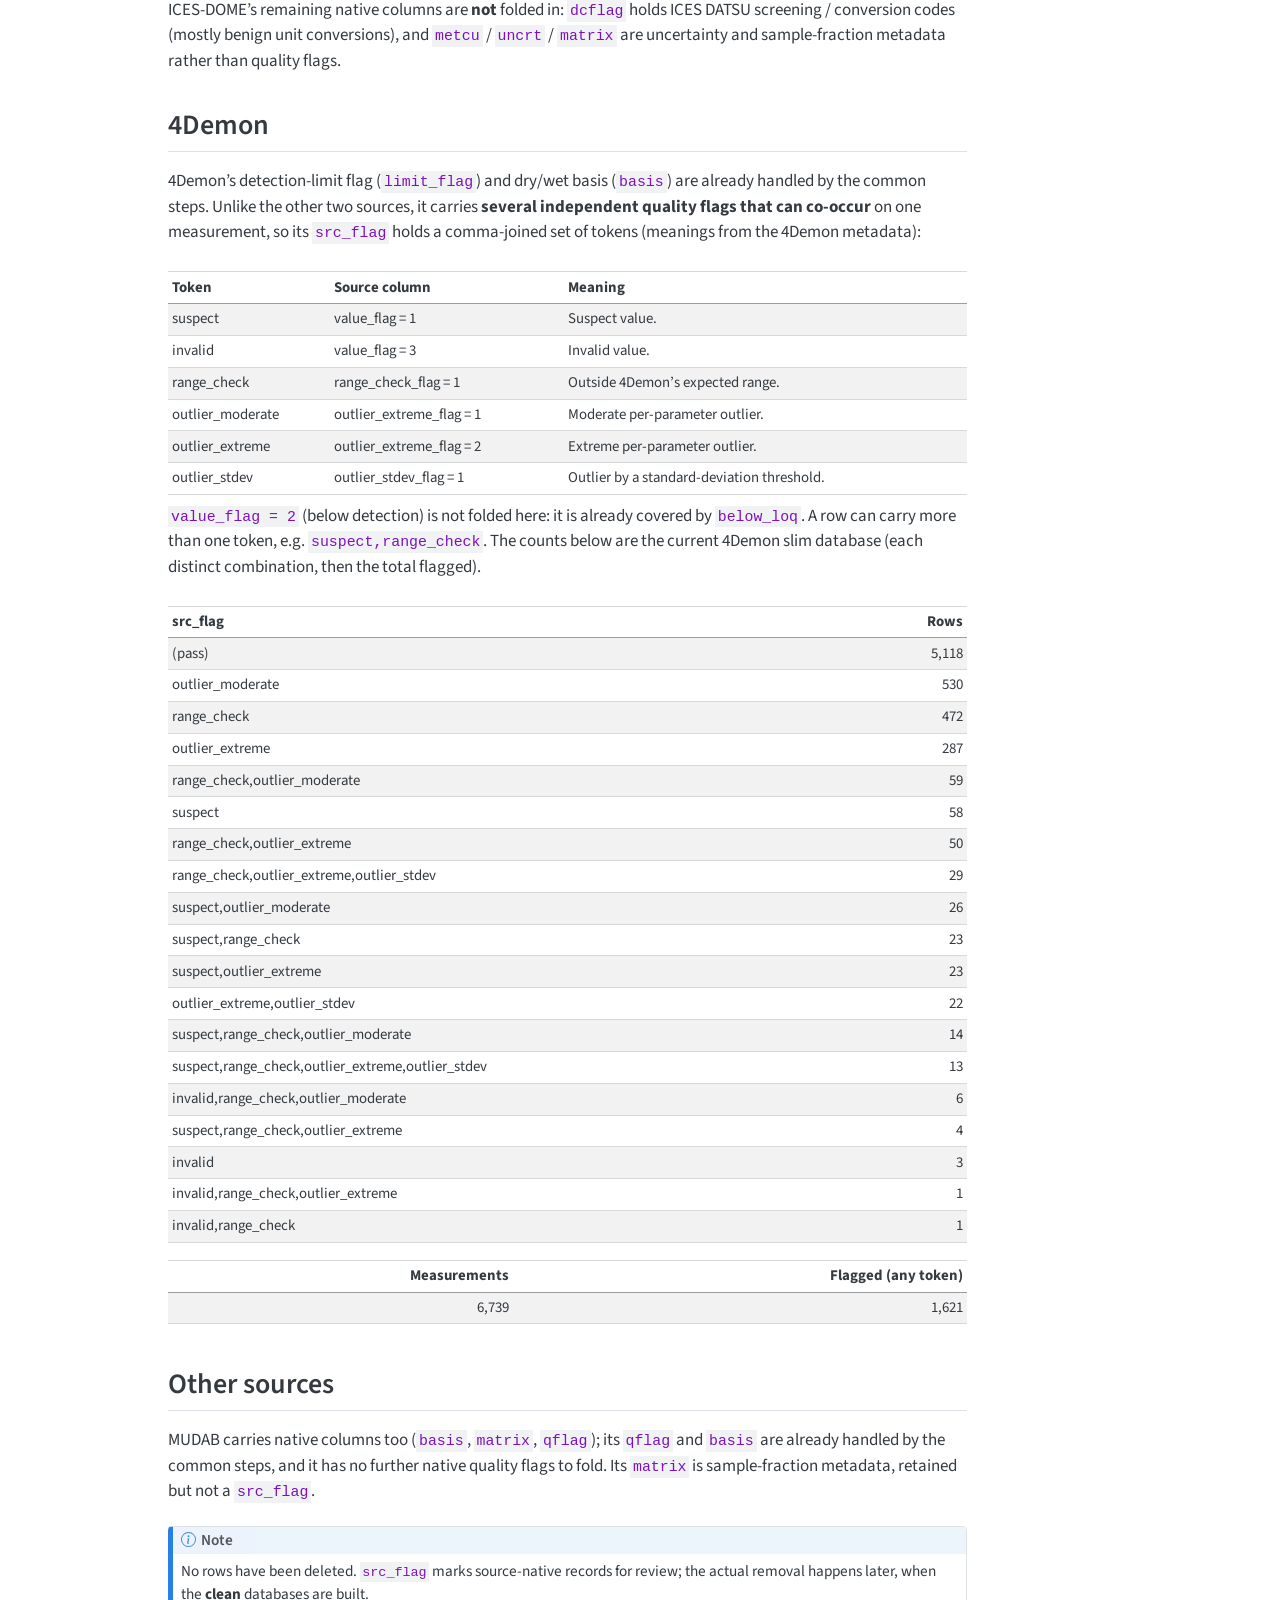
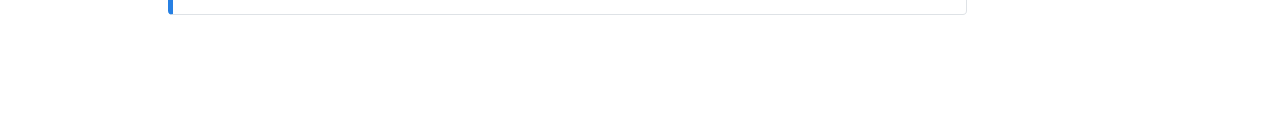
<file: flagging-source-specific.html>
<!DOCTYPE html>
<html xmlns="http://www.w3.org/1999/xhtml" lang="en" xml:lang="en"><head>

<meta charset="utf-8">
<meta name="generator" content="quarto-1.9.38">

<meta name="viewport" content="width=device-width, initial-scale=1.0, user-scalable=yes">


<title>Source Specific – multised (slim)</title>
<style>
/* Default styles provided by pandoc.
** See https://pandoc.org/MANUAL.html#variables-for-html for config info.
*/
code{white-space: pre-wrap;}
span.smallcaps{font-variant: small-caps;}
div.columns{display: flex; gap: min(4vw, 1.5em);}
div.column{flex: auto; overflow-x: auto;}
div.hanging-indent{margin-left: 1.5em; text-indent: -1.5em;}
ul.task-list{list-style: none;}
ul.task-list li input[type="checkbox"] {
  width: 0.8em;
  margin: 0 0.8em 0.2em -1em; /* quarto-specific, see https://github.com/quarto-dev/quarto-cli/issues/4556 */ 
  vertical-align: middle;
}
</style>


<script src="site_libs/quarto-nav/quarto-nav.js"></script>
<script src="site_libs/quarto-nav/headroom.min.js"></script>
<script src="site_libs/clipboard/clipboard.min.js"></script>
<script src="site_libs/quarto-search/autocomplete.umd.js"></script>
<script src="site_libs/quarto-search/fuse.min.js"></script>
<script src="site_libs/quarto-search/quarto-search.js"></script>
<meta name="quarto:offset" content="./">
<script src="site_libs/quarto-html/quarto.js" type="module"></script>
<script src="site_libs/quarto-html/tabsets/tabsets.js" type="module"></script>
<script src="site_libs/quarto-html/popper.min.js"></script>
<script src="site_libs/quarto-html/tippy.umd.min.js"></script>
<script src="site_libs/quarto-html/anchor.min.js"></script>
<link href="site_libs/quarto-html/tippy.css" rel="stylesheet">
<link href="site_libs/quarto-html/quarto-syntax-highlighting-15634bcf2e68342d4ad2dfa704d543f6.css" rel="stylesheet" id="quarto-text-highlighting-styles">
<script src="site_libs/bootstrap/bootstrap.min.js"></script>
<link href="site_libs/bootstrap/bootstrap-icons.css" rel="stylesheet">
<link href="site_libs/bootstrap/bootstrap-5b3fa5ccbb8ed2e194b31985f2da5f38.min.css" rel="stylesheet" append-hash="true" id="quarto-bootstrap" data-mode="light">
<script id="quarto-search-options" type="application/json">{
  "location": "navbar",
  "copy-button": false,
  "collapse-after": 3,
  "panel-placement": "end",
  "type": "overlay",
  "limit": 50,
  "keyboard-shortcut": [
    "f",
    "/",
    "s"
  ],
  "show-item-context": false,
  "language": {
    "search-no-results-text": "No results",
    "search-matching-documents-text": "matching documents",
    "search-copy-link-title": "Copy link to search",
    "search-hide-matches-text": "Hide additional matches",
    "search-more-match-text": "more match in this document",
    "search-more-matches-text": "more matches in this document",
    "search-clear-button-title": "Clear",
    "search-text-placeholder": "",
    "search-detached-cancel-button-title": "Cancel",
    "search-submit-button-title": "Submit",
    "search-label": "Search"
  }
}</script>


<link rel="stylesheet" href="styles.css">
</head>

<body class="nav-fixed quarto-light">

<div id="quarto-search-results"></div>
  <header id="quarto-header" class="headroom fixed-top">
    <nav class="navbar navbar-expand-lg " data-bs-theme="dark">
      <div class="navbar-container container-fluid">
      <div class="navbar-brand-container mx-auto">
    <a class="navbar-brand" href="./index.html">
    <span class="navbar-title">multised (slim)</span>
    </a>
  </div>
            <div id="quarto-search" class="" title="Search"></div>
          <button class="navbar-toggler" type="button" data-bs-toggle="collapse" data-bs-target="#navbarCollapse" aria-controls="navbarCollapse" role="menu" aria-expanded="false" aria-label="Toggle navigation" onclick="if (window.quartoToggleHeadroom) { window.quartoToggleHeadroom(); }">
  <span class="navbar-toggler-icon"></span>
</button>
          <div class="collapse navbar-collapse" id="navbarCollapse">
            <ul class="navbar-nav navbar-nav-scroll me-auto">
  <li class="nav-item">
    <a class="nav-link" href="./index.html"> 
<span class="menu-text">Home</span></a>
  </li>  
  <li class="nav-item dropdown ">
    <a class="nav-link dropdown-toggle" href="#" id="nav-menu-db-design" role="link" data-bs-toggle="dropdown" aria-expanded="false">
 <span class="menu-text">DB Design</span>
    </a>
    <ul class="dropdown-menu" aria-labelledby="nav-menu-db-design">    
        <li>
    <a class="dropdown-item" href="./db-schema-slim.html">
 <span class="dropdown-text">DB Schema (Slim)</span></a>
  </li>  
        <li>
    <a class="dropdown-item" href="./db-schema-clean.html">
 <span class="dropdown-text">DB Schema (Clean)</span></a>
  </li>  
        <li>
    <a class="dropdown-item" href="./database-downloads.html">
 <span class="dropdown-text">Database Downloads</span></a>
  </li>  
    </ul>
  </li>
  <li class="nav-item dropdown ">
    <a class="nav-link dropdown-toggle" href="#" id="nav-menu-flagging" role="link" data-bs-toggle="dropdown" aria-expanded="false">
 <span class="menu-text">Flagging</span>
    </a>
    <ul class="dropdown-menu" aria-labelledby="nav-menu-flagging">    
        <li>
    <a class="dropdown-item" href="./class-summary.html">
 <span class="dropdown-text">Class Summary</span></a>
  </li>  
        <li>
    <a class="dropdown-item" href="./flagging-conversion-range.html">
 <span class="dropdown-text">Unit Conversion &amp; Range Check</span></a>
  </li>  
        <li>
    <a class="dropdown-item" href="./flagging-common.html">
 <span class="dropdown-text">Common Flags</span></a>
  </li>  
        <li>
    <a class="dropdown-item" href="./flagging-source-specific.html">
 <span class="dropdown-text">Source Specific</span></a>
  </li>  
    </ul>
  </li>
  <li class="nav-item dropdown ">
    <a class="nav-link dropdown-toggle" href="#" id="nav-menu-grain-size" role="link" data-bs-toggle="dropdown" aria-expanded="false">
 <span class="menu-text">Grain Size</span>
    </a>
    <ul class="dropdown-menu" aria-labelledby="nav-menu-grain-size">    
        <li>
    <a class="dropdown-item" href="./grain-size-fraction.html">
 <span class="dropdown-text">Sample Fraction (matrix)</span></a>
  </li>  
        <li>
    <a class="dropdown-item" href="./grain-size-fines.html">
 <span class="dropdown-text">Fines (&lt;63 µm)</span></a>
  </li>  
    </ul>
  </li>
  <li class="nav-item dropdown ">
    <a class="nav-link dropdown-toggle" href="#" id="nav-menu-clean-databases" role="link" data-bs-toggle="dropdown" aria-expanded="false">
 <span class="menu-text">Clean Databases</span>
    </a>
    <ul class="dropdown-menu" aria-labelledby="nav-menu-clean-databases">    
        <li>
    <a class="dropdown-item" href="./clean-overview.html">
 <span class="dropdown-text">Overview</span></a>
  </li>  
        <li>
    <a class="dropdown-item" href="./clean-harmonisation.html">
 <span class="dropdown-text">Harmonisation</span></a>
  </li>  
        <li>
    <a class="dropdown-item" href="./clean-cleaning.html">
 <span class="dropdown-text">Cleaning</span></a>
  </li>  
        <li>
    <a class="dropdown-item" href="./clean-grain-size.html">
 <span class="dropdown-text">Grain-size Tables</span></a>
  </li>  
        <li>
    <a class="dropdown-item" href="./clean-cleaning-summary.html">
 <span class="dropdown-text">Cleaning Summary</span></a>
  </li>  
    </ul>
  </li>
</ul>
            <ul class="navbar-nav navbar-nav-scroll ms-auto">
  <li class="nav-item compact">
    <a class="nav-link" href="https://github.com/seafood-hazards/multised-slim"> <i class="bi bi-github" role="img" aria-label="GitHub">
</i> 
<span class="menu-text"></span></a>
  </li>  
</ul>
          </div> <!-- /navcollapse -->
            <div class="quarto-navbar-tools">
</div>
      </div> <!-- /container-fluid -->
    </nav>
</header>
<!-- content -->
<div id="quarto-content" class="quarto-container page-columns page-rows-contents page-layout-article page-navbar">
<!-- sidebar -->
<!-- margin-sidebar -->
    <div id="quarto-margin-sidebar" class="sidebar margin-sidebar">
        <nav id="TOC" role="doc-toc" class="toc-active">
    <h2 id="toc-title">On this page</h2>
   
  <ul>
  <li><a href="#vannmiljø" id="toc-vannmiljø" class="nav-link active" data-scroll-target="#vannmiljø">Vannmiljø</a></li>
  <li><a href="#ices-dome" id="toc-ices-dome" class="nav-link" data-scroll-target="#ices-dome">ICES-DOME</a></li>
  <li><a href="#demon" id="toc-demon" class="nav-link" data-scroll-target="#demon">4Demon</a></li>
  <li><a href="#other-sources" id="toc-other-sources" class="nav-link" data-scroll-target="#other-sources">Other sources</a></li>
  </ul>
</nav>
    </div>
<!-- main -->
<main class="content" id="quarto-document-content">

<header id="title-block-header" class="quarto-title-block default">
<div class="quarto-title">
<h1 class="title">Source Specific</h1>
<p class="subtitle lead">Native flags that only some sources carry</p>
</div>



<div class="quarto-title-meta">

    
  
    
  </div>
  


</header>


<div class="cell">
<style type="text/css">
th { white-space: nowrap; }
</style>
</div>
<p>The <em>Common Flags</em> are applied the same way to all five sources. Some sources also carry <strong>native columns of their own</strong> that the common steps do not cover. Where those add information worth keeping, they are folded into a per-source <code>src_flag</code> on <code>measurement</code> (NULL = pass), so the clean stage can review or remove them. This is a source-by-source step (13 onward in the pipeline); so far <strong>Vannmiljø</strong>, <strong>ICES-DOME</strong> and <strong>4Demon</strong> have one.</p>
<section id="vannmiljø" class="level2">
<h2 class="anchored" data-anchor-id="vannmiljø">Vannmiljø</h2>
<p>Vannmiljø records two native columns on each measurement that the other sources do not: <code>operator</code> (a relational sign on the value) and <code>filtered</code>. The below-detection meaning of <code>operator</code> (<code>&lt;</code> and <code>ND</code>) is already captured by the common <code>below_loq</code> flag, so it is not repeated here. What remains is folded into <code>src_flag</code>:</p>
<div class="cell">
<div class="cell-output-display">
<table class="caption-top table table-sm table-striped small">
<colgroup>
<col style="width: 12%">
<col style="width: 15%">
<col style="width: 72%">
</colgroup>
<thead>
<tr class="header">
<th style="text-align: left;">src_flag</th>
<th style="text-align: left;">Source column</th>
<th style="text-align: left;">Meaning</th>
</tr>
</thead>
<tbody>
<tr class="odd">
<td style="text-align: left;">above_range</td>
<td style="text-align: left;">operator = ‘&gt;’</td>
<td style="text-align: left;">Right-censored ‘greater-than’ reading: the value is only a lower bound.</td>
</tr>
<tr class="even">
<td style="text-align: left;">filtered</td>
<td style="text-align: left;">filtered = 1</td>
<td style="text-align: left;">Filtered-water sample rather than bulk sediment.</td>
</tr>
</tbody>
</table>
</div>
</div>
<p>Neither is scoped to a measurand class. In particular <code>above_range</code> also applies to grain-size fractions reported as “greater than” a value, not just chemistry. The counts below are the current Vannmiljø slim database.</p>
<div class="cell">
<div class="cell-output-display">
<table class="caption-top table table-sm table-striped small">
<thead>
<tr class="header">
<th style="text-align: left;">src_flag</th>
<th style="text-align: right;">Rows</th>
</tr>
</thead>
<tbody>
<tr class="odd">
<td style="text-align: left;">(pass)</td>
<td style="text-align: right;">107,850</td>
</tr>
<tr class="even">
<td style="text-align: left;">above_range</td>
<td style="text-align: right;">15</td>
</tr>
<tr class="odd">
<td style="text-align: left;">filtered</td>
<td style="text-align: right;">2</td>
</tr>
</tbody>
</table>
</div>
</div>
<p>For context, the full <code>operator</code> breakdown (its <code>&lt;</code> / <code>ND</code> values feed <code>below_loq</code>, <code>&gt;</code> feeds <code>src_flag</code>, <code>=</code> is an ordinary quantified value):</p>
<div class="cell">
<div class="cell-output-display">
<table class="caption-top table table-sm table-striped small">
<thead>
<tr class="header">
<th style="text-align: left;">Operator</th>
<th style="text-align: right;">Rows</th>
</tr>
</thead>
<tbody>
<tr class="odd">
<td style="text-align: left;">=</td>
<td style="text-align: right;">105,513</td>
</tr>
<tr class="even">
<td style="text-align: left;">&lt;</td>
<td style="text-align: right;">2,321</td>
</tr>
<tr class="odd">
<td style="text-align: left;">ND</td>
<td style="text-align: right;">18</td>
</tr>
<tr class="even">
<td style="text-align: left;">&gt;</td>
<td style="text-align: right;">15</td>
</tr>
</tbody>
</table>
</div>
</div>
</section>
<section id="ices-dome" class="level2">
<h2 class="anchored" data-anchor-id="ices-dome">ICES-DOME</h2>
<p>ICES-DOME’s detection/quantification flag (<code>qflag</code>) and dry/wet basis (<code>basis</code>) are already handled by the common <code>below_loq</code> and <code>weight_basis</code> steps. Its <code>vflag</code>, the originator’s value-quality flag, is folded into <code>src_flag</code> (meanings from the ICES <code>code_lookup</code> table):</p>
<div class="cell">
<div class="cell-output-display">
<table class="caption-top table table-sm table-striped small">
<colgroup>
<col style="width: 8%">
<col style="width: 10%">
<col style="width: 81%">
</colgroup>
<thead>
<tr class="header">
<th style="text-align: left;">src_flag</th>
<th style="text-align: left;">Source column</th>
<th style="text-align: left;">Meaning</th>
</tr>
</thead>
<tbody>
<tr class="odd">
<td style="text-align: left;">suspect</td>
<td style="text-align: left;">vflag = ‘S’</td>
<td style="text-align: left;">Suspect value: considered suspect by the originator on the basis of quality control or instrument performance.</td>
</tr>
<tr class="even">
<td style="text-align: left;">calculated</td>
<td style="text-align: left;">vflag = ‘C’</td>
<td style="text-align: left;">Calculated value: a derived value rather than a direct measurement.</td>
</tr>
</tbody>
</table>
</div>
</div>
<p><code>vflag = 'A'</code> (acceptable value) and rows with no <code>vflag</code> pass. The counts below are the current ICES-DOME slim database.</p>
<div class="cell">
<div class="cell-output-display">
<table class="caption-top table table-sm table-striped small">
<thead>
<tr class="header">
<th style="text-align: left;">src_flag</th>
<th style="text-align: right;">Rows</th>
</tr>
</thead>
<tbody>
<tr class="odd">
<td style="text-align: left;">(pass)</td>
<td style="text-align: right;">158,774</td>
</tr>
<tr class="even">
<td style="text-align: left;">suspect</td>
<td style="text-align: right;">68</td>
</tr>
<tr class="odd">
<td style="text-align: left;">calculated</td>
<td style="text-align: right;">16</td>
</tr>
</tbody>
</table>
</div>
</div>
<p>ICES-DOME’s remaining native columns are <strong>not</strong> folded in: <code>dcflag</code> holds ICES DATSU screening / conversion codes (mostly benign unit conversions), and <code>metcu</code> / <code>uncrt</code> / <code>matrix</code> are uncertainty and sample-fraction metadata rather than quality flags.</p>
</section>
<section id="demon" class="level2">
<h2 class="anchored" data-anchor-id="demon">4Demon</h2>
<p>4Demon’s detection-limit flag (<code>limit_flag</code>) and dry/wet basis (<code>basis</code>) are already handled by the common steps. Unlike the other two sources, it carries <strong>several independent quality flags that can co-occur</strong> on one measurement, so its <code>src_flag</code> holds a comma-joined set of tokens (meanings from the 4Demon metadata):</p>
<div class="cell">
<div class="cell-output-display">
<table class="caption-top table table-sm table-striped small">
<colgroup>
<col style="width: 20%">
<col style="width: 29%">
<col style="width: 50%">
</colgroup>
<thead>
<tr class="header">
<th style="text-align: left;">Token</th>
<th style="text-align: left;">Source column</th>
<th style="text-align: left;">Meaning</th>
</tr>
</thead>
<tbody>
<tr class="odd">
<td style="text-align: left;">suspect</td>
<td style="text-align: left;">value_flag = 1</td>
<td style="text-align: left;">Suspect value.</td>
</tr>
<tr class="even">
<td style="text-align: left;">invalid</td>
<td style="text-align: left;">value_flag = 3</td>
<td style="text-align: left;">Invalid value.</td>
</tr>
<tr class="odd">
<td style="text-align: left;">range_check</td>
<td style="text-align: left;">range_check_flag = 1</td>
<td style="text-align: left;">Outside 4Demon’s expected range.</td>
</tr>
<tr class="even">
<td style="text-align: left;">outlier_moderate</td>
<td style="text-align: left;">outlier_extreme_flag = 1</td>
<td style="text-align: left;">Moderate per-parameter outlier.</td>
</tr>
<tr class="odd">
<td style="text-align: left;">outlier_extreme</td>
<td style="text-align: left;">outlier_extreme_flag = 2</td>
<td style="text-align: left;">Extreme per-parameter outlier.</td>
</tr>
<tr class="even">
<td style="text-align: left;">outlier_stdev</td>
<td style="text-align: left;">outlier_stdev_flag = 1</td>
<td style="text-align: left;">Outlier by a standard-deviation threshold.</td>
</tr>
</tbody>
</table>
</div>
</div>
<p><code>value_flag = 2</code> (below detection) is not folded here: it is already covered by <code>below_loq</code>. A row can carry more than one token, e.g.&nbsp;<code>suspect,range_check</code>. The counts below are the current 4Demon slim database (each distinct combination, then the total flagged).</p>
<div class="cell">
<div class="cell-output-display">
<table class="caption-top table table-sm table-striped small">
<thead>
<tr class="header">
<th style="text-align: left;">src_flag</th>
<th style="text-align: right;">Rows</th>
</tr>
</thead>
<tbody>
<tr class="odd">
<td style="text-align: left;">(pass)</td>
<td style="text-align: right;">5,118</td>
</tr>
<tr class="even">
<td style="text-align: left;">outlier_moderate</td>
<td style="text-align: right;">530</td>
</tr>
<tr class="odd">
<td style="text-align: left;">range_check</td>
<td style="text-align: right;">472</td>
</tr>
<tr class="even">
<td style="text-align: left;">outlier_extreme</td>
<td style="text-align: right;">287</td>
</tr>
<tr class="odd">
<td style="text-align: left;">range_check,outlier_moderate</td>
<td style="text-align: right;">59</td>
</tr>
<tr class="even">
<td style="text-align: left;">suspect</td>
<td style="text-align: right;">58</td>
</tr>
<tr class="odd">
<td style="text-align: left;">range_check,outlier_extreme</td>
<td style="text-align: right;">50</td>
</tr>
<tr class="even">
<td style="text-align: left;">range_check,outlier_extreme,outlier_stdev</td>
<td style="text-align: right;">29</td>
</tr>
<tr class="odd">
<td style="text-align: left;">suspect,outlier_moderate</td>
<td style="text-align: right;">26</td>
</tr>
<tr class="even">
<td style="text-align: left;">suspect,range_check</td>
<td style="text-align: right;">23</td>
</tr>
<tr class="odd">
<td style="text-align: left;">suspect,outlier_extreme</td>
<td style="text-align: right;">23</td>
</tr>
<tr class="even">
<td style="text-align: left;">outlier_extreme,outlier_stdev</td>
<td style="text-align: right;">22</td>
</tr>
<tr class="odd">
<td style="text-align: left;">suspect,range_check,outlier_moderate</td>
<td style="text-align: right;">14</td>
</tr>
<tr class="even">
<td style="text-align: left;">suspect,range_check,outlier_extreme,outlier_stdev</td>
<td style="text-align: right;">13</td>
</tr>
<tr class="odd">
<td style="text-align: left;">invalid,range_check,outlier_moderate</td>
<td style="text-align: right;">6</td>
</tr>
<tr class="even">
<td style="text-align: left;">suspect,range_check,outlier_extreme</td>
<td style="text-align: right;">4</td>
</tr>
<tr class="odd">
<td style="text-align: left;">invalid</td>
<td style="text-align: right;">3</td>
</tr>
<tr class="even">
<td style="text-align: left;">invalid,range_check,outlier_extreme</td>
<td style="text-align: right;">1</td>
</tr>
<tr class="odd">
<td style="text-align: left;">invalid,range_check</td>
<td style="text-align: right;">1</td>
</tr>
</tbody>
</table>
</div>
</div>
<div class="cell">
<div class="cell-output-display">
<table class="caption-top table table-sm table-striped small">
<thead>
<tr class="header">
<th style="text-align: right;">Measurements</th>
<th style="text-align: right;">Flagged (any token)</th>
</tr>
</thead>
<tbody>
<tr class="odd">
<td style="text-align: right;">6,739</td>
<td style="text-align: right;">1,621</td>
</tr>
</tbody>
</table>
</div>
</div>
</section>
<section id="other-sources" class="level2">
<h2 class="anchored" data-anchor-id="other-sources">Other sources</h2>
<p>MUDAB carries native columns too (<code>basis</code>, <code>matrix</code>, <code>qflag</code>); its <code>qflag</code> and <code>basis</code> are already handled by the common steps, and it has no further native quality flags to fold. Its <code>matrix</code> is sample-fraction metadata, retained but not a <code>src_flag</code>.</p>
<div class="callout callout-style-default callout-note callout-titled">
<div class="callout-header d-flex align-content-center">
<div class="callout-icon-container">
<i class="callout-icon"></i>
</div>
<div class="callout-title-container flex-fill">
Note
</div>
</div>
<div class="callout-body-container callout-body">
<p>No rows have been deleted. <code>src_flag</code> marks source-native records for review; the actual removal happens later, when the <strong>clean</strong> databases are built.</p>
</div>
</div>


</section>

</main> <!-- /main -->
<script id="quarto-html-after-body" type="application/javascript">
  window.document.addEventListener("DOMContentLoaded", function (event) {
    const icon = "";
    const anchorJS = new window.AnchorJS();
    anchorJS.options = {
      placement: 'right',
      icon: icon
    };
    anchorJS.add('.anchored');
    const isCodeAnnotation = (el) => {
      for (const clz of el.classList) {
        if (clz.startsWith('code-annotation-')) {                     
          return true;
        }
      }
      return false;
    }
    const onCopySuccess = function(e) {
      // button target
      const button = e.trigger;
      // don't keep focus
      button.blur();
      // flash "checked"
      button.classList.add('code-copy-button-checked');
      var currentTitle = button.getAttribute("title");
      button.setAttribute("title", "Copied!");
      let tooltip;
      if (window.bootstrap) {
        button.setAttribute("data-bs-toggle", "tooltip");
        button.setAttribute("data-bs-placement", "left");
        button.setAttribute("data-bs-title", "Copied!");
        tooltip = new bootstrap.Tooltip(button, 
          { trigger: "manual", 
            customClass: "code-copy-button-tooltip",
            offset: [0, -8]});
        tooltip.show();    
      }
      setTimeout(function() {
        if (tooltip) {
          tooltip.hide();
          button.removeAttribute("data-bs-title");
          button.removeAttribute("data-bs-toggle");
          button.removeAttribute("data-bs-placement");
        }
        button.setAttribute("title", currentTitle);
        button.classList.remove('code-copy-button-checked');
      }, 1000);
      // clear code selection
      e.clearSelection();
    }
    const getTextToCopy = function(trigger) {
      const outerScaffold = trigger.parentElement.cloneNode(true);
      const codeEl = outerScaffold.querySelector('code');
      for (const childEl of codeEl.children) {
        if (isCodeAnnotation(childEl)) {
          childEl.remove();
        }
      }
      return codeEl.innerText;
    }
    const clipboard = new window.ClipboardJS('.code-copy-button:not([data-in-quarto-modal])', {
      text: getTextToCopy
    });
    clipboard.on('success', onCopySuccess);
    if (window.document.getElementById('quarto-embedded-source-code-modal')) {
      const clipboardModal = new window.ClipboardJS('.code-copy-button[data-in-quarto-modal]', {
        text: getTextToCopy,
        container: window.document.getElementById('quarto-embedded-source-code-modal')
      });
      clipboardModal.on('success', onCopySuccess);
    }
      var localhostRegex = new RegExp(/^(?:http|https):\/\/localhost\:?[0-9]*\//);
      var mailtoRegex = new RegExp(/^mailto:/);
        var filterRegex = new RegExp('/' + window.location.host + '/');
      var isInternal = (href) => {
          return filterRegex.test(href) || localhostRegex.test(href) || mailtoRegex.test(href);
      }
      // Inspect non-navigation links and adorn them if external
     var links = window.document.querySelectorAll('a[href]:not(.nav-link):not(.navbar-brand):not(.toc-action):not(.sidebar-link):not(.sidebar-item-toggle):not(.pagination-link):not(.no-external):not([aria-hidden]):not(.dropdown-item):not(.quarto-navigation-tool):not(.about-link)');
      for (var i=0; i<links.length; i++) {
        const link = links[i];
        if (!isInternal(link.href)) {
          // undo the damage that might have been done by quarto-nav.js in the case of
          // links that we want to consider external
          if (link.dataset.originalHref !== undefined) {
            link.href = link.dataset.originalHref;
          }
        }
      }
    function tippyHover(el, contentFn, onTriggerFn, onUntriggerFn) {
      const config = {
        allowHTML: true,
        maxWidth: 500,
        delay: 100,
        arrow: false,
        appendTo: function(el) {
            return el.parentElement;
        },
        interactive: true,
        interactiveBorder: 10,
        theme: 'quarto',
        placement: 'bottom-start',
      };
      if (contentFn) {
        config.content = contentFn;
      }
      if (onTriggerFn) {
        config.onTrigger = onTriggerFn;
      }
      if (onUntriggerFn) {
        config.onUntrigger = onUntriggerFn;
      }
      window.tippy(el, config); 
    }
    const noterefs = window.document.querySelectorAll('a[role="doc-noteref"]');
    for (var i=0; i<noterefs.length; i++) {
      const ref = noterefs[i];
      tippyHover(ref, function() {
        // use id or data attribute instead here
        let href = ref.getAttribute('data-footnote-href') || ref.getAttribute('href');
        try { href = new URL(href).hash; } catch {}
        const id = href.replace(/^#\/?/, "");
        const note = window.document.getElementById(id);
        if (note) {
          return note.innerHTML;
        } else {
          return "";
        }
      });
    }
    const xrefs = window.document.querySelectorAll('a.quarto-xref');
    const processXRef = (id, note) => {
      // Strip column container classes
      const stripColumnClz = (el) => {
        el.classList.remove("page-full", "page-columns");
        if (el.children) {
          for (const child of el.children) {
            stripColumnClz(child);
          }
        }
      }
      stripColumnClz(note)
      if (id === null || id.startsWith('sec-')) {
        // Special case sections, only their first couple elements
        const container = document.createElement("div");
        if (note.children && note.children.length > 2) {
          container.appendChild(note.children[0].cloneNode(true));
          for (let i = 1; i < note.children.length; i++) {
            const child = note.children[i];
            if (child.tagName === "P" && child.innerText === "") {
              continue;
            } else {
              container.appendChild(child.cloneNode(true));
              break;
            }
          }
          if (window.Quarto?.typesetMath) {
            window.Quarto.typesetMath(container);
          }
          return container.innerHTML
        } else {
          if (window.Quarto?.typesetMath) {
            window.Quarto.typesetMath(note);
          }
          return note.innerHTML;
        }
      } else {
        // Remove any anchor links if they are present
        const anchorLink = note.querySelector('a.anchorjs-link');
        if (anchorLink) {
          anchorLink.remove();
        }
        if (window.Quarto?.typesetMath) {
          window.Quarto.typesetMath(note);
        }
        if (note.classList.contains("callout")) {
          return note.outerHTML;
        } else {
          return note.innerHTML;
        }
      }
    }
    for (var i=0; i<xrefs.length; i++) {
      const xref = xrefs[i];
      tippyHover(xref, undefined, function(instance) {
        instance.disable();
        let url = xref.getAttribute('href');
        let hash = undefined; 
        if (url.startsWith('#')) {
          hash = url;
        } else {
          try { hash = new URL(url).hash; } catch {}
        }
        if (hash) {
          const id = hash.replace(/^#\/?/, "");
          const note = window.document.getElementById(id);
          if (note !== null) {
            try {
              const html = processXRef(id, note.cloneNode(true));
              instance.setContent(html);
            } finally {
              instance.enable();
              instance.show();
            }
          } else {
            // See if we can fetch this
            fetch(url.split('#')[0])
            .then(res => res.text())
            .then(html => {
              const parser = new DOMParser();
              const htmlDoc = parser.parseFromString(html, "text/html");
              const note = htmlDoc.getElementById(id);
              if (note !== null) {
                const html = processXRef(id, note);
                instance.setContent(html);
              } 
            }).finally(() => {
              instance.enable();
              instance.show();
            });
          }
        } else {
          // See if we can fetch a full url (with no hash to target)
          // This is a special case and we should probably do some content thinning / targeting
          fetch(url)
          .then(res => res.text())
          .then(html => {
            const parser = new DOMParser();
            const htmlDoc = parser.parseFromString(html, "text/html");
            const note = htmlDoc.querySelector('main.content');
            if (note !== null) {
              // This should only happen for chapter cross references
              // (since there is no id in the URL)
              // remove the first header
              if (note.children.length > 0 && note.children[0].tagName === "HEADER") {
                note.children[0].remove();
              }
              const html = processXRef(null, note);
              instance.setContent(html);
            } 
          }).finally(() => {
            instance.enable();
            instance.show();
          });
        }
      }, function(instance) {
      });
    }
        let selectedAnnoteEl;
        const selectorForAnnotation = ( cell, annotation) => {
          let cellAttr = 'data-code-cell="' + cell + '"';
          let lineAttr = 'data-code-annotation="' +  annotation + '"';
          const selector = 'span[' + cellAttr + '][' + lineAttr + ']';
          return selector;
        }
        const selectCodeLines = (annoteEl) => {
          const doc = window.document;
          const targetCell = annoteEl.getAttribute("data-target-cell");
          const targetAnnotation = annoteEl.getAttribute("data-target-annotation");
          const annoteSpan = window.document.querySelector(selectorForAnnotation(targetCell, targetAnnotation));
          const lines = annoteSpan.getAttribute("data-code-lines").split(",");
          const lineIds = lines.map((line) => {
            return targetCell + "-" + line;
          })
          let top = null;
          let height = null;
          let parent = null;
          if (lineIds.length > 0) {
              //compute the position of the single el (top and bottom and make a div)
              const el = window.document.getElementById(lineIds[0]);
              top = el.offsetTop;
              height = el.offsetHeight;
              parent = el.parentElement.parentElement;
            if (lineIds.length > 1) {
              const lastEl = window.document.getElementById(lineIds[lineIds.length - 1]);
              const bottom = lastEl.offsetTop + lastEl.offsetHeight;
              height = bottom - top;
            }
            if (top !== null && height !== null && parent !== null) {
              // cook up a div (if necessary) and position it 
              let div = window.document.getElementById("code-annotation-line-highlight");
              if (div === null) {
                div = window.document.createElement("div");
                div.setAttribute("id", "code-annotation-line-highlight");
                div.style.position = 'absolute';
                parent.appendChild(div);
              }
              div.style.top = top - 2 + "px";
              div.style.height = height + 4 + "px";
              div.style.left = 0;
              let gutterDiv = window.document.getElementById("code-annotation-line-highlight-gutter");
              if (gutterDiv === null) {
                gutterDiv = window.document.createElement("div");
                gutterDiv.setAttribute("id", "code-annotation-line-highlight-gutter");
                gutterDiv.style.position = 'absolute';
                const codeCell = window.document.getElementById(targetCell);
                const gutter = codeCell.querySelector('.code-annotation-gutter');
                gutter.appendChild(gutterDiv);
              }
              gutterDiv.style.top = top - 2 + "px";
              gutterDiv.style.height = height + 4 + "px";
            }
            selectedAnnoteEl = annoteEl;
          }
        };
        const unselectCodeLines = () => {
          const elementsIds = ["code-annotation-line-highlight", "code-annotation-line-highlight-gutter"];
          elementsIds.forEach((elId) => {
            const div = window.document.getElementById(elId);
            if (div) {
              div.remove();
            }
          });
          selectedAnnoteEl = undefined;
        };
          // Handle positioning of the toggle
      window.addEventListener(
        "resize",
        throttle(() => {
          elRect = undefined;
          if (selectedAnnoteEl) {
            selectCodeLines(selectedAnnoteEl);
          }
        }, 10)
      );
      function throttle(fn, ms) {
      let throttle = false;
      let timer;
        return (...args) => {
          if(!throttle) { // first call gets through
              fn.apply(this, args);
              throttle = true;
          } else { // all the others get throttled
              if(timer) clearTimeout(timer); // cancel #2
              timer = setTimeout(() => {
                fn.apply(this, args);
                timer = throttle = false;
              }, ms);
          }
        };
      }
        // Attach click handler to the DT
        const annoteDls = window.document.querySelectorAll('dt[data-target-cell]');
        for (const annoteDlNode of annoteDls) {
          annoteDlNode.addEventListener('click', (event) => {
            const clickedEl = event.target;
            if (clickedEl !== selectedAnnoteEl) {
              unselectCodeLines();
              const activeEl = window.document.querySelector('dt[data-target-cell].code-annotation-active');
              if (activeEl) {
                activeEl.classList.remove('code-annotation-active');
              }
              selectCodeLines(clickedEl);
              clickedEl.classList.add('code-annotation-active');
            } else {
              // Unselect the line
              unselectCodeLines();
              clickedEl.classList.remove('code-annotation-active');
            }
          });
        }
    const findCites = (el) => {
      const parentEl = el.parentElement;
      if (parentEl) {
        const cites = parentEl.dataset.cites;
        if (cites) {
          return {
            el,
            cites: cites.split(' ')
          };
        } else {
          return findCites(el.parentElement)
        }
      } else {
        return undefined;
      }
    };
    var bibliorefs = window.document.querySelectorAll('a[role="doc-biblioref"]');
    for (var i=0; i<bibliorefs.length; i++) {
      const ref = bibliorefs[i];
      const citeInfo = findCites(ref);
      if (citeInfo) {
        tippyHover(citeInfo.el, function() {
          var popup = window.document.createElement('div');
          citeInfo.cites.forEach(function(cite) {
            var citeDiv = window.document.createElement('div');
            citeDiv.classList.add('hanging-indent');
            citeDiv.classList.add('csl-entry');
            var biblioDiv = window.document.getElementById('ref-' + cite);
            if (biblioDiv) {
              citeDiv.innerHTML = biblioDiv.innerHTML;
            }
            popup.appendChild(citeDiv);
          });
          return popup.innerHTML;
        });
      }
    }
  });
  </script>
</div> <!-- /content -->




</body></html>
</file>
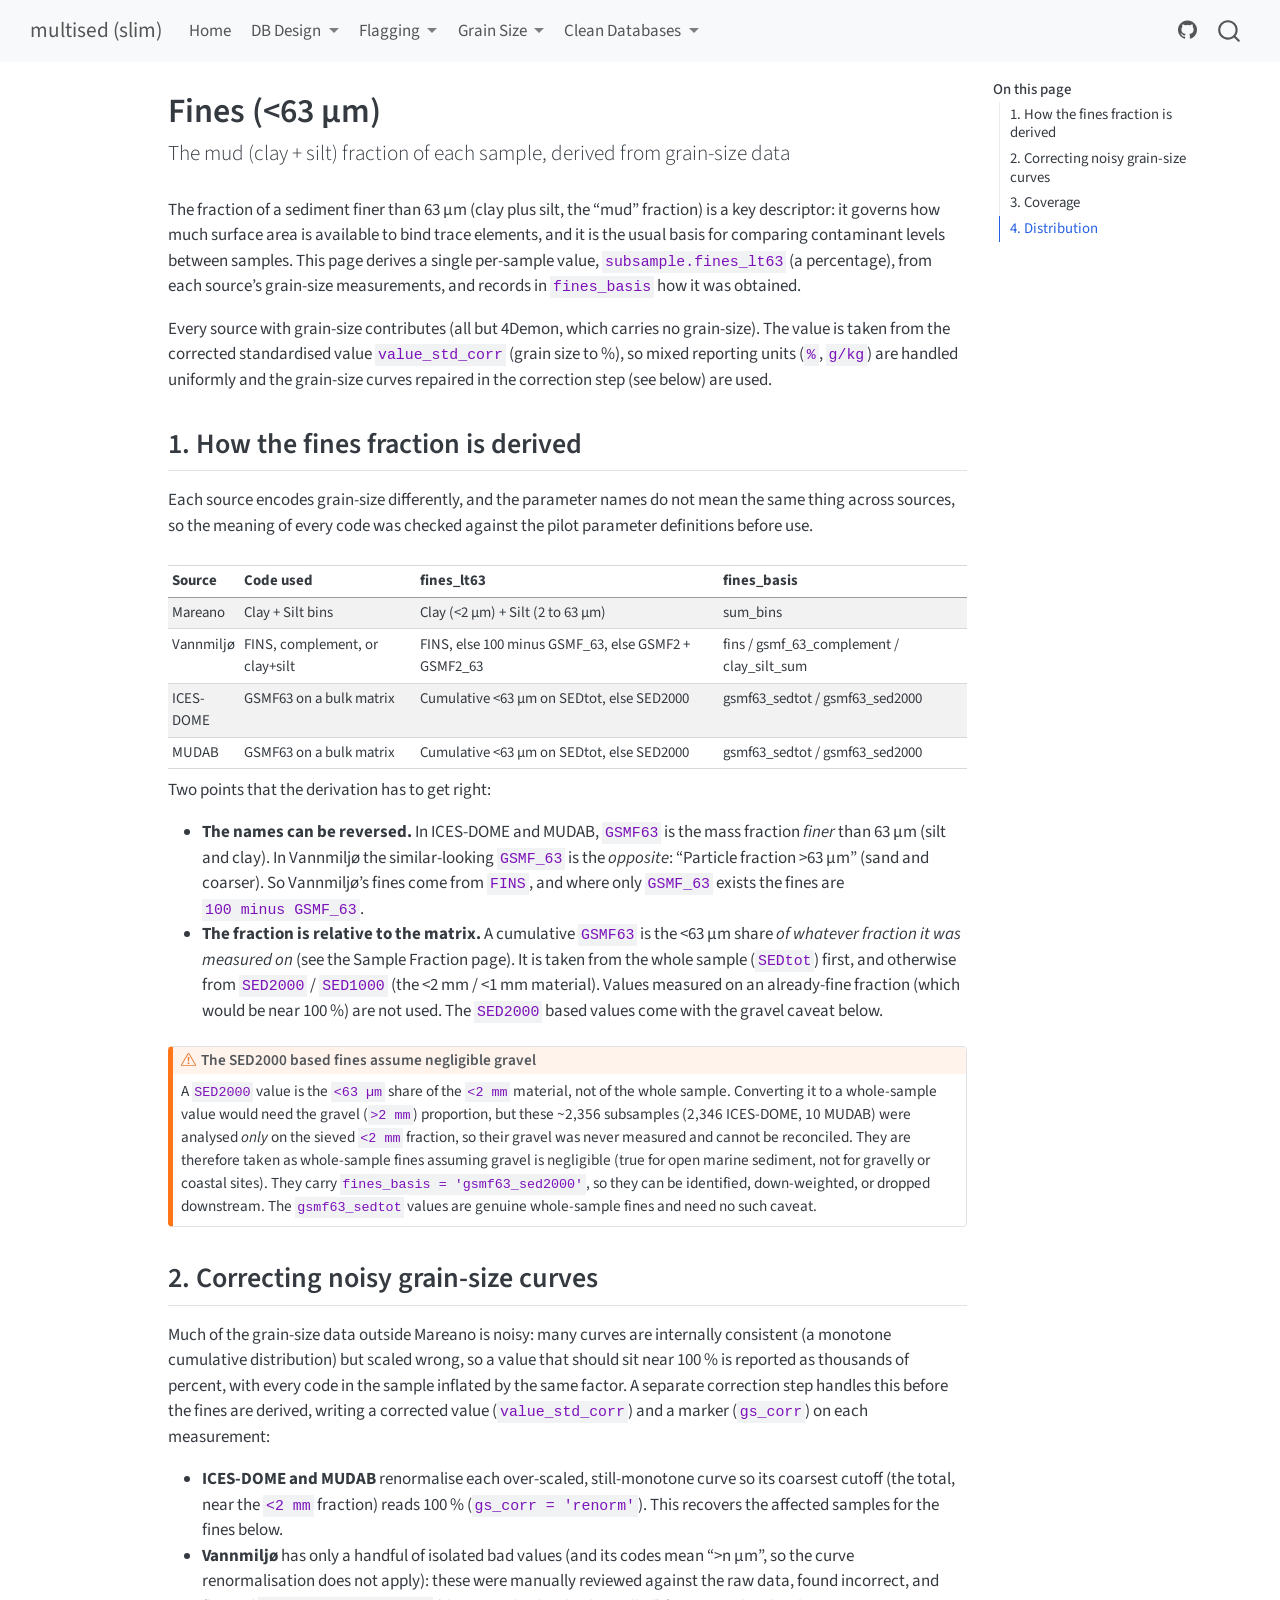
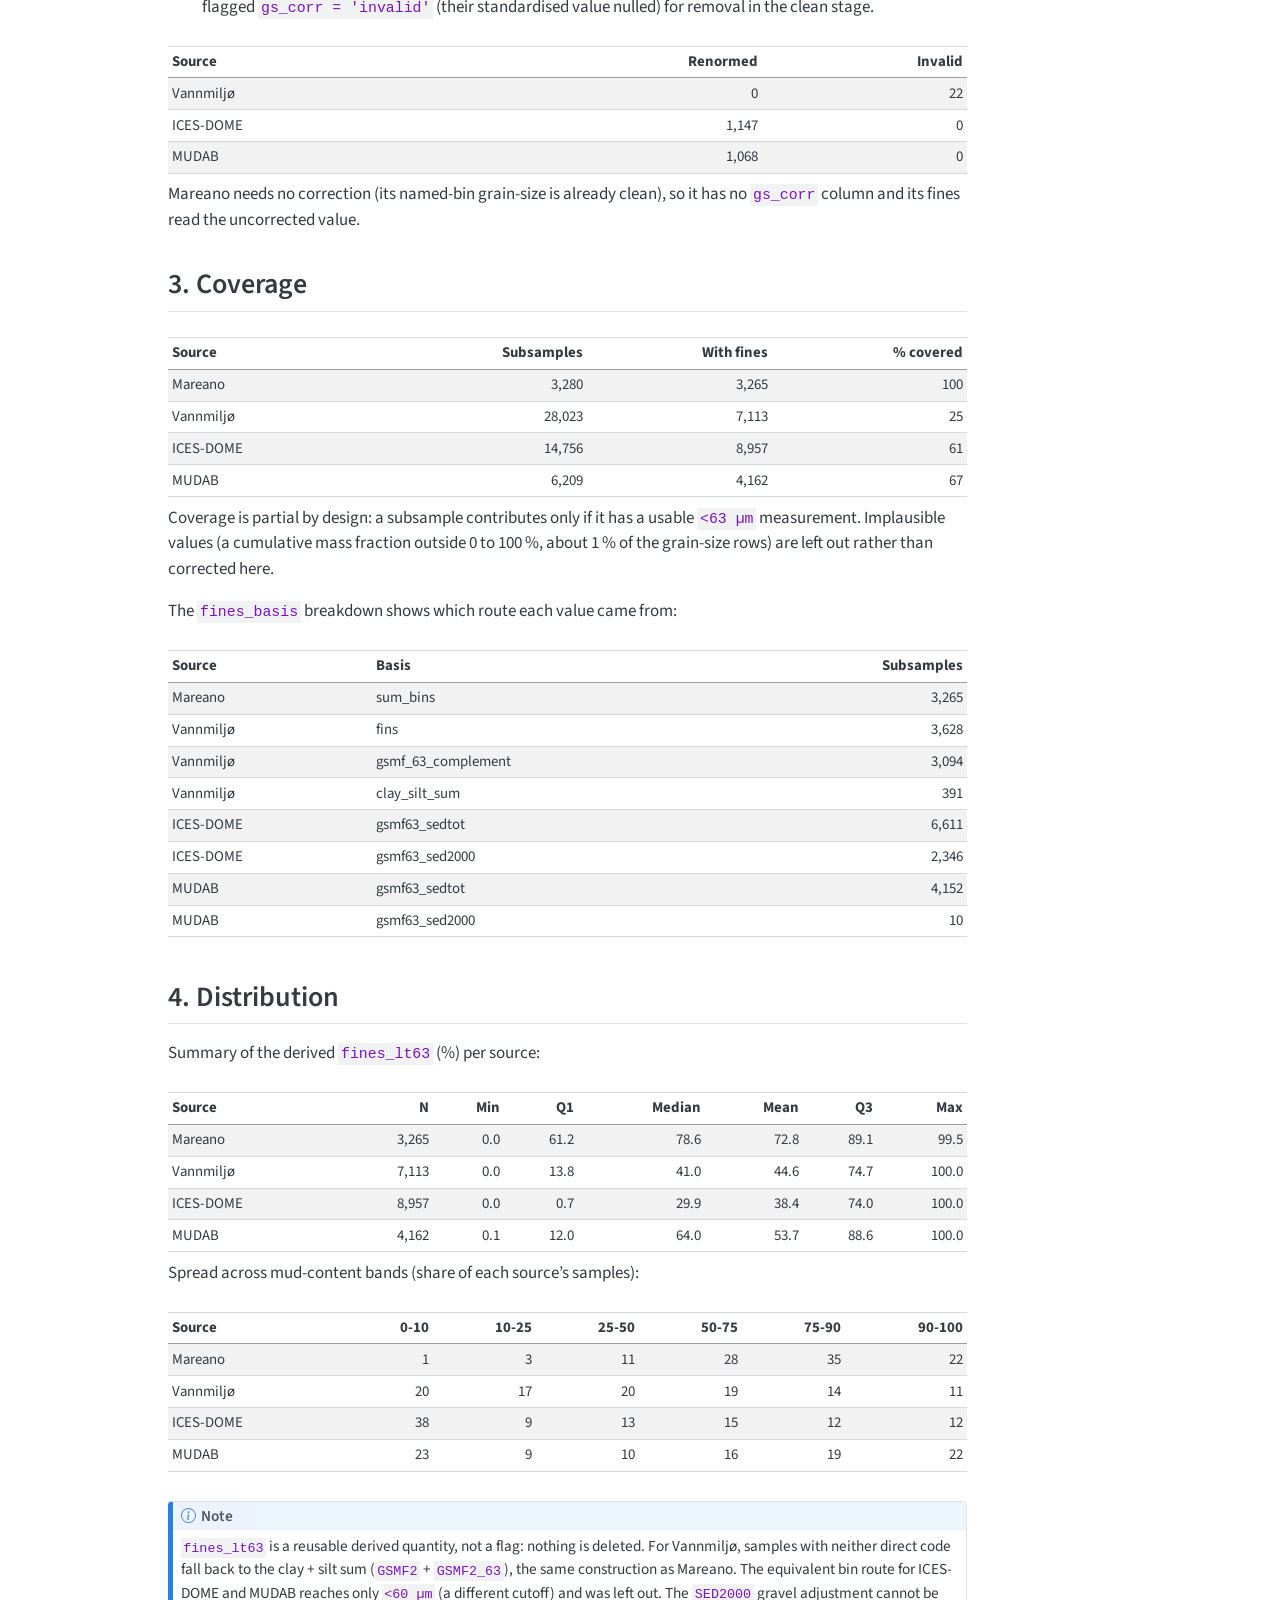
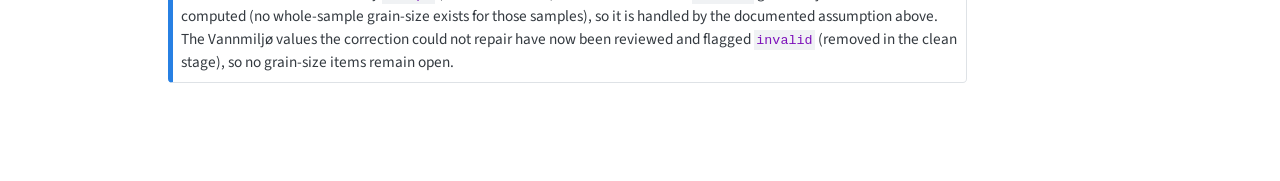
<file: grain-size-fines.html>
<!DOCTYPE html>
<html xmlns="http://www.w3.org/1999/xhtml" lang="en" xml:lang="en"><head>

<meta charset="utf-8">
<meta name="generator" content="quarto-1.9.38">

<meta name="viewport" content="width=device-width, initial-scale=1.0, user-scalable=yes">


<title>Fines (&lt;63 µm) – multised (slim)</title>
<style>
/* Default styles provided by pandoc.
** See https://pandoc.org/MANUAL.html#variables-for-html for config info.
*/
code{white-space: pre-wrap;}
span.smallcaps{font-variant: small-caps;}
div.columns{display: flex; gap: min(4vw, 1.5em);}
div.column{flex: auto; overflow-x: auto;}
div.hanging-indent{margin-left: 1.5em; text-indent: -1.5em;}
ul.task-list{list-style: none;}
ul.task-list li input[type="checkbox"] {
  width: 0.8em;
  margin: 0 0.8em 0.2em -1em; /* quarto-specific, see https://github.com/quarto-dev/quarto-cli/issues/4556 */ 
  vertical-align: middle;
}
</style>


<script src="site_libs/quarto-nav/quarto-nav.js"></script>
<script src="site_libs/quarto-nav/headroom.min.js"></script>
<script src="site_libs/clipboard/clipboard.min.js"></script>
<script src="site_libs/quarto-search/autocomplete.umd.js"></script>
<script src="site_libs/quarto-search/fuse.min.js"></script>
<script src="site_libs/quarto-search/quarto-search.js"></script>
<meta name="quarto:offset" content="./">
<script src="site_libs/quarto-html/quarto.js" type="module"></script>
<script src="site_libs/quarto-html/tabsets/tabsets.js" type="module"></script>
<script src="site_libs/quarto-html/popper.min.js"></script>
<script src="site_libs/quarto-html/tippy.umd.min.js"></script>
<script src="site_libs/quarto-html/anchor.min.js"></script>
<link href="site_libs/quarto-html/tippy.css" rel="stylesheet">
<link href="site_libs/quarto-html/quarto-syntax-highlighting-15634bcf2e68342d4ad2dfa704d543f6.css" rel="stylesheet" id="quarto-text-highlighting-styles">
<script src="site_libs/bootstrap/bootstrap.min.js"></script>
<link href="site_libs/bootstrap/bootstrap-icons.css" rel="stylesheet">
<link href="site_libs/bootstrap/bootstrap-5b3fa5ccbb8ed2e194b31985f2da5f38.min.css" rel="stylesheet" append-hash="true" id="quarto-bootstrap" data-mode="light">
<script id="quarto-search-options" type="application/json">{
  "location": "navbar",
  "copy-button": false,
  "collapse-after": 3,
  "panel-placement": "end",
  "type": "overlay",
  "limit": 50,
  "keyboard-shortcut": [
    "f",
    "/",
    "s"
  ],
  "show-item-context": false,
  "language": {
    "search-no-results-text": "No results",
    "search-matching-documents-text": "matching documents",
    "search-copy-link-title": "Copy link to search",
    "search-hide-matches-text": "Hide additional matches",
    "search-more-match-text": "more match in this document",
    "search-more-matches-text": "more matches in this document",
    "search-clear-button-title": "Clear",
    "search-text-placeholder": "",
    "search-detached-cancel-button-title": "Cancel",
    "search-submit-button-title": "Submit",
    "search-label": "Search"
  }
}</script>


<link rel="stylesheet" href="styles.css">
</head>

<body class="nav-fixed quarto-light">

<div id="quarto-search-results"></div>
  <header id="quarto-header" class="headroom fixed-top">
    <nav class="navbar navbar-expand-lg " data-bs-theme="dark">
      <div class="navbar-container container-fluid">
      <div class="navbar-brand-container mx-auto">
    <a class="navbar-brand" href="./index.html">
    <span class="navbar-title">multised (slim)</span>
    </a>
  </div>
            <div id="quarto-search" class="" title="Search"></div>
          <button class="navbar-toggler" type="button" data-bs-toggle="collapse" data-bs-target="#navbarCollapse" aria-controls="navbarCollapse" role="menu" aria-expanded="false" aria-label="Toggle navigation" onclick="if (window.quartoToggleHeadroom) { window.quartoToggleHeadroom(); }">
  <span class="navbar-toggler-icon"></span>
</button>
          <div class="collapse navbar-collapse" id="navbarCollapse">
            <ul class="navbar-nav navbar-nav-scroll me-auto">
  <li class="nav-item">
    <a class="nav-link" href="./index.html"> 
<span class="menu-text">Home</span></a>
  </li>  
  <li class="nav-item dropdown ">
    <a class="nav-link dropdown-toggle" href="#" id="nav-menu-db-design" role="link" data-bs-toggle="dropdown" aria-expanded="false">
 <span class="menu-text">DB Design</span>
    </a>
    <ul class="dropdown-menu" aria-labelledby="nav-menu-db-design">    
        <li>
    <a class="dropdown-item" href="./db-schema-slim.html">
 <span class="dropdown-text">DB Schema (Slim)</span></a>
  </li>  
        <li>
    <a class="dropdown-item" href="./db-schema-clean.html">
 <span class="dropdown-text">DB Schema (Clean)</span></a>
  </li>  
        <li>
    <a class="dropdown-item" href="./database-downloads.html">
 <span class="dropdown-text">Database Downloads</span></a>
  </li>  
    </ul>
  </li>
  <li class="nav-item dropdown ">
    <a class="nav-link dropdown-toggle" href="#" id="nav-menu-flagging" role="link" data-bs-toggle="dropdown" aria-expanded="false">
 <span class="menu-text">Flagging</span>
    </a>
    <ul class="dropdown-menu" aria-labelledby="nav-menu-flagging">    
        <li>
    <a class="dropdown-item" href="./class-summary.html">
 <span class="dropdown-text">Class Summary</span></a>
  </li>  
        <li>
    <a class="dropdown-item" href="./flagging-conversion-range.html">
 <span class="dropdown-text">Unit Conversion &amp; Range Check</span></a>
  </li>  
        <li>
    <a class="dropdown-item" href="./flagging-common.html">
 <span class="dropdown-text">Common Flags</span></a>
  </li>  
        <li>
    <a class="dropdown-item" href="./flagging-source-specific.html">
 <span class="dropdown-text">Source Specific</span></a>
  </li>  
    </ul>
  </li>
  <li class="nav-item dropdown ">
    <a class="nav-link dropdown-toggle" href="#" id="nav-menu-grain-size" role="link" data-bs-toggle="dropdown" aria-expanded="false">
 <span class="menu-text">Grain Size</span>
    </a>
    <ul class="dropdown-menu" aria-labelledby="nav-menu-grain-size">    
        <li>
    <a class="dropdown-item" href="./grain-size-fraction.html">
 <span class="dropdown-text">Sample Fraction (matrix)</span></a>
  </li>  
        <li>
    <a class="dropdown-item" href="./grain-size-fines.html">
 <span class="dropdown-text">Fines (&lt;63 µm)</span></a>
  </li>  
    </ul>
  </li>
  <li class="nav-item dropdown ">
    <a class="nav-link dropdown-toggle" href="#" id="nav-menu-clean-databases" role="link" data-bs-toggle="dropdown" aria-expanded="false">
 <span class="menu-text">Clean Databases</span>
    </a>
    <ul class="dropdown-menu" aria-labelledby="nav-menu-clean-databases">    
        <li>
    <a class="dropdown-item" href="./clean-overview.html">
 <span class="dropdown-text">Overview</span></a>
  </li>  
        <li>
    <a class="dropdown-item" href="./clean-harmonisation.html">
 <span class="dropdown-text">Harmonisation</span></a>
  </li>  
        <li>
    <a class="dropdown-item" href="./clean-cleaning.html">
 <span class="dropdown-text">Cleaning</span></a>
  </li>  
        <li>
    <a class="dropdown-item" href="./clean-grain-size.html">
 <span class="dropdown-text">Grain-size Tables</span></a>
  </li>  
        <li>
    <a class="dropdown-item" href="./clean-cleaning-summary.html">
 <span class="dropdown-text">Cleaning Summary</span></a>
  </li>  
    </ul>
  </li>
</ul>
            <ul class="navbar-nav navbar-nav-scroll ms-auto">
  <li class="nav-item compact">
    <a class="nav-link" href="https://github.com/seafood-hazards/multised-slim"> <i class="bi bi-github" role="img" aria-label="GitHub">
</i> 
<span class="menu-text"></span></a>
  </li>  
</ul>
          </div> <!-- /navcollapse -->
            <div class="quarto-navbar-tools">
</div>
      </div> <!-- /container-fluid -->
    </nav>
</header>
<!-- content -->
<div id="quarto-content" class="quarto-container page-columns page-rows-contents page-layout-article page-navbar">
<!-- sidebar -->
<!-- margin-sidebar -->
    <div id="quarto-margin-sidebar" class="sidebar margin-sidebar">
        <nav id="TOC" role="doc-toc" class="toc-active">
    <h2 id="toc-title">On this page</h2>
   
  <ul>
  <li><a href="#how-the-fines-fraction-is-derived" id="toc-how-the-fines-fraction-is-derived" class="nav-link active" data-scroll-target="#how-the-fines-fraction-is-derived">1. How the fines fraction is derived</a></li>
  <li><a href="#correcting-noisy-grain-size-curves" id="toc-correcting-noisy-grain-size-curves" class="nav-link" data-scroll-target="#correcting-noisy-grain-size-curves">2. Correcting noisy grain-size curves</a></li>
  <li><a href="#coverage" id="toc-coverage" class="nav-link" data-scroll-target="#coverage">3. Coverage</a></li>
  <li><a href="#distribution" id="toc-distribution" class="nav-link" data-scroll-target="#distribution">4. Distribution</a></li>
  </ul>
</nav>
    </div>
<!-- main -->
<main class="content" id="quarto-document-content">

<header id="title-block-header" class="quarto-title-block default">
<div class="quarto-title">
<h1 class="title">Fines (&lt;63 µm)</h1>
<p class="subtitle lead">The mud (clay + silt) fraction of each sample, derived from grain-size data</p>
</div>



<div class="quarto-title-meta">

    
  
    
  </div>
  


</header>


<div class="cell">
<style type="text/css">
th { white-space: nowrap; }
</style>
</div>
<p>The fraction of a sediment finer than 63 µm (clay plus silt, the “mud” fraction) is a key descriptor: it governs how much surface area is available to bind trace elements, and it is the usual basis for comparing contaminant levels between samples. This page derives a single per-sample value, <code>subsample.fines_lt63</code> (a percentage), from each source’s grain-size measurements, and records in <code>fines_basis</code> how it was obtained.</p>
<p>Every source with grain-size contributes (all but 4Demon, which carries no grain-size). The value is taken from the corrected standardised value <code>value_std_corr</code> (grain size to %), so mixed reporting units (<code>%</code>, <code>g/kg</code>) are handled uniformly and the grain-size curves repaired in the correction step (see below) are used.</p>
<section id="how-the-fines-fraction-is-derived" class="level2">
<h2 class="anchored" data-anchor-id="how-the-fines-fraction-is-derived">1. How the fines fraction is derived</h2>
<p>Each source encodes grain-size differently, and the parameter names do not mean the same thing across sources, so the meaning of every code was checked against the pilot parameter definitions before use.</p>
<div class="cell">
<div class="cell-output-display">
<table class="caption-top table table-sm table-striped small">
<colgroup>
<col style="width: 7%">
<col style="width: 22%">
<col style="width: 38%">
<col style="width: 31%">
</colgroup>
<thead>
<tr class="header">
<th style="text-align: left;">Source</th>
<th style="text-align: left;">Code used</th>
<th style="text-align: left;">fines_lt63</th>
<th style="text-align: left;">fines_basis</th>
</tr>
</thead>
<tbody>
<tr class="odd">
<td style="text-align: left;">Mareano</td>
<td style="text-align: left;">Clay + Silt bins</td>
<td style="text-align: left;">Clay (&lt;2 µm) + Silt (2 to 63 µm)</td>
<td style="text-align: left;">sum_bins</td>
</tr>
<tr class="even">
<td style="text-align: left;">Vannmiljø</td>
<td style="text-align: left;">FINS, complement, or clay+silt</td>
<td style="text-align: left;">FINS, else 100 minus GSMF_63, else GSMF2 + GSMF2_63</td>
<td style="text-align: left;">fins / gsmf_63_complement / clay_silt_sum</td>
</tr>
<tr class="odd">
<td style="text-align: left;">ICES-DOME</td>
<td style="text-align: left;">GSMF63 on a bulk matrix</td>
<td style="text-align: left;">Cumulative &lt;63 µm on SEDtot, else SED2000</td>
<td style="text-align: left;">gsmf63_sedtot / gsmf63_sed2000</td>
</tr>
<tr class="even">
<td style="text-align: left;">MUDAB</td>
<td style="text-align: left;">GSMF63 on a bulk matrix</td>
<td style="text-align: left;">Cumulative &lt;63 µm on SEDtot, else SED2000</td>
<td style="text-align: left;">gsmf63_sedtot / gsmf63_sed2000</td>
</tr>
</tbody>
</table>
</div>
</div>
<p>Two points that the derivation has to get right:</p>
<ul>
<li><strong>The names can be reversed.</strong> In ICES-DOME and MUDAB, <code>GSMF63</code> is the mass fraction <em>finer</em> than 63 µm (silt and clay). In Vannmiljø the similar-looking <code>GSMF_63</code> is the <em>opposite</em>: “Particle fraction &gt;63 µm” (sand and coarser). So Vannmiljø’s fines come from <code>FINS</code>, and where only <code>GSMF_63</code> exists the fines are <code>100 minus GSMF_63</code>.</li>
<li><strong>The fraction is relative to the matrix.</strong> A cumulative <code>GSMF63</code> is the &lt;63 µm share <em>of whatever fraction it was measured on</em> (see the Sample Fraction page). It is taken from the whole sample (<code>SEDtot</code>) first, and otherwise from <code>SED2000</code> / <code>SED1000</code> (the &lt;2 mm / &lt;1 mm material). Values measured on an already-fine fraction (which would be near 100 %) are not used. The <code>SED2000</code> based values come with the gravel caveat below.</li>
</ul>
<div class="callout callout-style-default callout-warning callout-titled">
<div class="callout-header d-flex align-content-center">
<div class="callout-icon-container">
<i class="callout-icon"></i>
</div>
<div class="callout-title-container flex-fill">
<span class="screen-reader-only">Warning</span>The SED2000 based fines assume negligible gravel
</div>
</div>
<div class="callout-body-container callout-body">
<p>A <code>SED2000</code> value is the <code>&lt;63 µm</code> share of the <code>&lt;2 mm</code> material, not of the whole sample. Converting it to a whole-sample value would need the gravel (<code>&gt;2 mm</code>) proportion, but these ~2,356 subsamples (2,346 ICES-DOME, 10 MUDAB) were analysed <em>only</em> on the sieved <code>&lt;2 mm</code> fraction, so their gravel was never measured and cannot be reconciled. They are therefore taken as whole-sample fines assuming gravel is negligible (true for open marine sediment, not for gravelly or coastal sites). They carry <code>fines_basis = 'gsmf63_sed2000'</code>, so they can be identified, down-weighted, or dropped downstream. The <code>gsmf63_sedtot</code> values are genuine whole-sample fines and need no such caveat.</p>
</div>
</div>
</section>
<section id="correcting-noisy-grain-size-curves" class="level2">
<h2 class="anchored" data-anchor-id="correcting-noisy-grain-size-curves">2. Correcting noisy grain-size curves</h2>
<p>Much of the grain-size data outside Mareano is noisy: many curves are internally consistent (a monotone cumulative distribution) but scaled wrong, so a value that should sit near 100 % is reported as thousands of percent, with every code in the sample inflated by the same factor. A separate correction step handles this before the fines are derived, writing a corrected value (<code>value_std_corr</code>) and a marker (<code>gs_corr</code>) on each measurement:</p>
<ul>
<li><strong>ICES-DOME and MUDAB</strong> renormalise each over-scaled, still-monotone curve so its coarsest cutoff (the total, near the <code>&lt;2 mm</code> fraction) reads 100 % (<code>gs_corr = 'renorm'</code>). This recovers the affected samples for the fines below.</li>
<li><strong>Vannmiljø</strong> has only a handful of isolated bad values (and its codes mean “&gt;n µm”, so the curve renormalisation does not apply): these were manually reviewed against the raw data, found incorrect, and flagged <code>gs_corr = 'invalid'</code> (their standardised value nulled) for removal in the clean stage.</li>
</ul>
<div class="cell">
<div class="cell-output-display">
<table class="caption-top table table-sm table-striped small">
<thead>
<tr class="header">
<th style="text-align: left;">Source</th>
<th style="text-align: right;">Renormed</th>
<th style="text-align: right;">Invalid</th>
</tr>
</thead>
<tbody>
<tr class="odd">
<td style="text-align: left;">Vannmiljø</td>
<td style="text-align: right;">0</td>
<td style="text-align: right;">22</td>
</tr>
<tr class="even">
<td style="text-align: left;">ICES-DOME</td>
<td style="text-align: right;">1,147</td>
<td style="text-align: right;">0</td>
</tr>
<tr class="odd">
<td style="text-align: left;">MUDAB</td>
<td style="text-align: right;">1,068</td>
<td style="text-align: right;">0</td>
</tr>
</tbody>
</table>
</div>
</div>
<p>Mareano needs no correction (its named-bin grain-size is already clean), so it has no <code>gs_corr</code> column and its fines read the uncorrected value.</p>
</section>
<section id="coverage" class="level2">
<h2 class="anchored" data-anchor-id="coverage">3. Coverage</h2>
<div class="cell">
<div class="cell-output-display">
<table class="caption-top table table-sm table-striped small">
<thead>
<tr class="header">
<th style="text-align: left;">Source</th>
<th style="text-align: right;">Subsamples</th>
<th style="text-align: right;">With fines</th>
<th style="text-align: right;">% covered</th>
</tr>
</thead>
<tbody>
<tr class="odd">
<td style="text-align: left;">Mareano</td>
<td style="text-align: right;">3,280</td>
<td style="text-align: right;">3,265</td>
<td style="text-align: right;">100</td>
</tr>
<tr class="even">
<td style="text-align: left;">Vannmiljø</td>
<td style="text-align: right;">28,023</td>
<td style="text-align: right;">7,113</td>
<td style="text-align: right;">25</td>
</tr>
<tr class="odd">
<td style="text-align: left;">ICES-DOME</td>
<td style="text-align: right;">14,756</td>
<td style="text-align: right;">8,957</td>
<td style="text-align: right;">61</td>
</tr>
<tr class="even">
<td style="text-align: left;">MUDAB</td>
<td style="text-align: right;">6,209</td>
<td style="text-align: right;">4,162</td>
<td style="text-align: right;">67</td>
</tr>
</tbody>
</table>
</div>
</div>
<p>Coverage is partial by design: a subsample contributes only if it has a usable <code>&lt;63 µm</code> measurement. Implausible values (a cumulative mass fraction outside 0 to 100 %, about 1 % of the grain-size rows) are left out rather than corrected here.</p>
<p>The <code>fines_basis</code> breakdown shows which route each value came from:</p>
<div class="cell">
<div class="cell-output-display">
<table class="caption-top table table-sm table-striped small">
<thead>
<tr class="header">
<th style="text-align: left;">Source</th>
<th style="text-align: left;">Basis</th>
<th style="text-align: right;">Subsamples</th>
</tr>
</thead>
<tbody>
<tr class="odd">
<td style="text-align: left;">Mareano</td>
<td style="text-align: left;">sum_bins</td>
<td style="text-align: right;">3,265</td>
</tr>
<tr class="even">
<td style="text-align: left;">Vannmiljø</td>
<td style="text-align: left;">fins</td>
<td style="text-align: right;">3,628</td>
</tr>
<tr class="odd">
<td style="text-align: left;">Vannmiljø</td>
<td style="text-align: left;">gsmf_63_complement</td>
<td style="text-align: right;">3,094</td>
</tr>
<tr class="even">
<td style="text-align: left;">Vannmiljø</td>
<td style="text-align: left;">clay_silt_sum</td>
<td style="text-align: right;">391</td>
</tr>
<tr class="odd">
<td style="text-align: left;">ICES-DOME</td>
<td style="text-align: left;">gsmf63_sedtot</td>
<td style="text-align: right;">6,611</td>
</tr>
<tr class="even">
<td style="text-align: left;">ICES-DOME</td>
<td style="text-align: left;">gsmf63_sed2000</td>
<td style="text-align: right;">2,346</td>
</tr>
<tr class="odd">
<td style="text-align: left;">MUDAB</td>
<td style="text-align: left;">gsmf63_sedtot</td>
<td style="text-align: right;">4,152</td>
</tr>
<tr class="even">
<td style="text-align: left;">MUDAB</td>
<td style="text-align: left;">gsmf63_sed2000</td>
<td style="text-align: right;">10</td>
</tr>
</tbody>
</table>
</div>
</div>
</section>
<section id="distribution" class="level2">
<h2 class="anchored" data-anchor-id="distribution">4. Distribution</h2>
<p>Summary of the derived <code>fines_lt63</code> (%) per source:</p>
<div class="cell">
<div class="cell-output-display">
<table class="caption-top table table-sm table-striped small">
<thead>
<tr class="header">
<th style="text-align: left;">Source</th>
<th style="text-align: right;">N</th>
<th style="text-align: right;">Min</th>
<th style="text-align: right;">Q1</th>
<th style="text-align: right;">Median</th>
<th style="text-align: right;">Mean</th>
<th style="text-align: right;">Q3</th>
<th style="text-align: right;">Max</th>
</tr>
</thead>
<tbody>
<tr class="odd">
<td style="text-align: left;">Mareano</td>
<td style="text-align: right;">3,265</td>
<td style="text-align: right;">0.0</td>
<td style="text-align: right;">61.2</td>
<td style="text-align: right;">78.6</td>
<td style="text-align: right;">72.8</td>
<td style="text-align: right;">89.1</td>
<td style="text-align: right;">99.5</td>
</tr>
<tr class="even">
<td style="text-align: left;">Vannmiljø</td>
<td style="text-align: right;">7,113</td>
<td style="text-align: right;">0.0</td>
<td style="text-align: right;">13.8</td>
<td style="text-align: right;">41.0</td>
<td style="text-align: right;">44.6</td>
<td style="text-align: right;">74.7</td>
<td style="text-align: right;">100.0</td>
</tr>
<tr class="odd">
<td style="text-align: left;">ICES-DOME</td>
<td style="text-align: right;">8,957</td>
<td style="text-align: right;">0.0</td>
<td style="text-align: right;">0.7</td>
<td style="text-align: right;">29.9</td>
<td style="text-align: right;">38.4</td>
<td style="text-align: right;">74.0</td>
<td style="text-align: right;">100.0</td>
</tr>
<tr class="even">
<td style="text-align: left;">MUDAB</td>
<td style="text-align: right;">4,162</td>
<td style="text-align: right;">0.1</td>
<td style="text-align: right;">12.0</td>
<td style="text-align: right;">64.0</td>
<td style="text-align: right;">53.7</td>
<td style="text-align: right;">88.6</td>
<td style="text-align: right;">100.0</td>
</tr>
</tbody>
</table>
</div>
</div>
<p>Spread across mud-content bands (share of each source’s samples):</p>
<div class="cell">
<div class="cell-output-display">
<table class="caption-top table table-sm table-striped small">
<thead>
<tr class="header">
<th style="text-align: left;">Source</th>
<th style="text-align: right;">0-10</th>
<th style="text-align: right;">10-25</th>
<th style="text-align: right;">25-50</th>
<th style="text-align: right;">50-75</th>
<th style="text-align: right;">75-90</th>
<th style="text-align: right;">90-100</th>
</tr>
</thead>
<tbody>
<tr class="odd">
<td style="text-align: left;">Mareano</td>
<td style="text-align: right;">1</td>
<td style="text-align: right;">3</td>
<td style="text-align: right;">11</td>
<td style="text-align: right;">28</td>
<td style="text-align: right;">35</td>
<td style="text-align: right;">22</td>
</tr>
<tr class="even">
<td style="text-align: left;">Vannmiljø</td>
<td style="text-align: right;">20</td>
<td style="text-align: right;">17</td>
<td style="text-align: right;">20</td>
<td style="text-align: right;">19</td>
<td style="text-align: right;">14</td>
<td style="text-align: right;">11</td>
</tr>
<tr class="odd">
<td style="text-align: left;">ICES-DOME</td>
<td style="text-align: right;">38</td>
<td style="text-align: right;">9</td>
<td style="text-align: right;">13</td>
<td style="text-align: right;">15</td>
<td style="text-align: right;">12</td>
<td style="text-align: right;">12</td>
</tr>
<tr class="even">
<td style="text-align: left;">MUDAB</td>
<td style="text-align: right;">23</td>
<td style="text-align: right;">9</td>
<td style="text-align: right;">10</td>
<td style="text-align: right;">16</td>
<td style="text-align: right;">19</td>
<td style="text-align: right;">22</td>
</tr>
</tbody>
</table>
</div>
</div>
<div class="callout callout-style-default callout-note callout-titled">
<div class="callout-header d-flex align-content-center">
<div class="callout-icon-container">
<i class="callout-icon"></i>
</div>
<div class="callout-title-container flex-fill">
Note
</div>
</div>
<div class="callout-body-container callout-body">
<p><code>fines_lt63</code> is a reusable derived quantity, not a flag: nothing is deleted. For Vannmiljø, samples with neither direct code fall back to the clay + silt sum (<code>GSMF2</code> + <code>GSMF2_63</code>), the same construction as Mareano. The equivalent bin route for ICES-DOME and MUDAB reaches only <code>&lt;60 µm</code> (a different cutoff) and was left out. The <code>SED2000</code> gravel adjustment cannot be computed (no whole-sample grain-size exists for those samples), so it is handled by the documented assumption above. The Vannmiljø values the correction could not repair have now been reviewed and flagged <code>invalid</code> (removed in the clean stage), so no grain-size items remain open.</p>
</div>
</div>


</section>

</main> <!-- /main -->
<script id="quarto-html-after-body" type="application/javascript">
  window.document.addEventListener("DOMContentLoaded", function (event) {
    const icon = "";
    const anchorJS = new window.AnchorJS();
    anchorJS.options = {
      placement: 'right',
      icon: icon
    };
    anchorJS.add('.anchored');
    const isCodeAnnotation = (el) => {
      for (const clz of el.classList) {
        if (clz.startsWith('code-annotation-')) {                     
          return true;
        }
      }
      return false;
    }
    const onCopySuccess = function(e) {
      // button target
      const button = e.trigger;
      // don't keep focus
      button.blur();
      // flash "checked"
      button.classList.add('code-copy-button-checked');
      var currentTitle = button.getAttribute("title");
      button.setAttribute("title", "Copied!");
      let tooltip;
      if (window.bootstrap) {
        button.setAttribute("data-bs-toggle", "tooltip");
        button.setAttribute("data-bs-placement", "left");
        button.setAttribute("data-bs-title", "Copied!");
        tooltip = new bootstrap.Tooltip(button, 
          { trigger: "manual", 
            customClass: "code-copy-button-tooltip",
            offset: [0, -8]});
        tooltip.show();    
      }
      setTimeout(function() {
        if (tooltip) {
          tooltip.hide();
          button.removeAttribute("data-bs-title");
          button.removeAttribute("data-bs-toggle");
          button.removeAttribute("data-bs-placement");
        }
        button.setAttribute("title", currentTitle);
        button.classList.remove('code-copy-button-checked');
      }, 1000);
      // clear code selection
      e.clearSelection();
    }
    const getTextToCopy = function(trigger) {
      const outerScaffold = trigger.parentElement.cloneNode(true);
      const codeEl = outerScaffold.querySelector('code');
      for (const childEl of codeEl.children) {
        if (isCodeAnnotation(childEl)) {
          childEl.remove();
        }
      }
      return codeEl.innerText;
    }
    const clipboard = new window.ClipboardJS('.code-copy-button:not([data-in-quarto-modal])', {
      text: getTextToCopy
    });
    clipboard.on('success', onCopySuccess);
    if (window.document.getElementById('quarto-embedded-source-code-modal')) {
      const clipboardModal = new window.ClipboardJS('.code-copy-button[data-in-quarto-modal]', {
        text: getTextToCopy,
        container: window.document.getElementById('quarto-embedded-source-code-modal')
      });
      clipboardModal.on('success', onCopySuccess);
    }
      var localhostRegex = new RegExp(/^(?:http|https):\/\/localhost\:?[0-9]*\//);
      var mailtoRegex = new RegExp(/^mailto:/);
        var filterRegex = new RegExp('/' + window.location.host + '/');
      var isInternal = (href) => {
          return filterRegex.test(href) || localhostRegex.test(href) || mailtoRegex.test(href);
      }
      // Inspect non-navigation links and adorn them if external
     var links = window.document.querySelectorAll('a[href]:not(.nav-link):not(.navbar-brand):not(.toc-action):not(.sidebar-link):not(.sidebar-item-toggle):not(.pagination-link):not(.no-external):not([aria-hidden]):not(.dropdown-item):not(.quarto-navigation-tool):not(.about-link)');
      for (var i=0; i<links.length; i++) {
        const link = links[i];
        if (!isInternal(link.href)) {
          // undo the damage that might have been done by quarto-nav.js in the case of
          // links that we want to consider external
          if (link.dataset.originalHref !== undefined) {
            link.href = link.dataset.originalHref;
          }
        }
      }
    function tippyHover(el, contentFn, onTriggerFn, onUntriggerFn) {
      const config = {
        allowHTML: true,
        maxWidth: 500,
        delay: 100,
        arrow: false,
        appendTo: function(el) {
            return el.parentElement;
        },
        interactive: true,
        interactiveBorder: 10,
        theme: 'quarto',
        placement: 'bottom-start',
      };
      if (contentFn) {
        config.content = contentFn;
      }
      if (onTriggerFn) {
        config.onTrigger = onTriggerFn;
      }
      if (onUntriggerFn) {
        config.onUntrigger = onUntriggerFn;
      }
      window.tippy(el, config); 
    }
    const noterefs = window.document.querySelectorAll('a[role="doc-noteref"]');
    for (var i=0; i<noterefs.length; i++) {
      const ref = noterefs[i];
      tippyHover(ref, function() {
        // use id or data attribute instead here
        let href = ref.getAttribute('data-footnote-href') || ref.getAttribute('href');
        try { href = new URL(href).hash; } catch {}
        const id = href.replace(/^#\/?/, "");
        const note = window.document.getElementById(id);
        if (note) {
          return note.innerHTML;
        } else {
          return "";
        }
      });
    }
    const xrefs = window.document.querySelectorAll('a.quarto-xref');
    const processXRef = (id, note) => {
      // Strip column container classes
      const stripColumnClz = (el) => {
        el.classList.remove("page-full", "page-columns");
        if (el.children) {
          for (const child of el.children) {
            stripColumnClz(child);
          }
        }
      }
      stripColumnClz(note)
      if (id === null || id.startsWith('sec-')) {
        // Special case sections, only their first couple elements
        const container = document.createElement("div");
        if (note.children && note.children.length > 2) {
          container.appendChild(note.children[0].cloneNode(true));
          for (let i = 1; i < note.children.length; i++) {
            const child = note.children[i];
            if (child.tagName === "P" && child.innerText === "") {
              continue;
            } else {
              container.appendChild(child.cloneNode(true));
              break;
            }
          }
          if (window.Quarto?.typesetMath) {
            window.Quarto.typesetMath(container);
          }
          return container.innerHTML
        } else {
          if (window.Quarto?.typesetMath) {
            window.Quarto.typesetMath(note);
          }
          return note.innerHTML;
        }
      } else {
        // Remove any anchor links if they are present
        const anchorLink = note.querySelector('a.anchorjs-link');
        if (anchorLink) {
          anchorLink.remove();
        }
        if (window.Quarto?.typesetMath) {
          window.Quarto.typesetMath(note);
        }
        if (note.classList.contains("callout")) {
          return note.outerHTML;
        } else {
          return note.innerHTML;
        }
      }
    }
    for (var i=0; i<xrefs.length; i++) {
      const xref = xrefs[i];
      tippyHover(xref, undefined, function(instance) {
        instance.disable();
        let url = xref.getAttribute('href');
        let hash = undefined; 
        if (url.startsWith('#')) {
          hash = url;
        } else {
          try { hash = new URL(url).hash; } catch {}
        }
        if (hash) {
          const id = hash.replace(/^#\/?/, "");
          const note = window.document.getElementById(id);
          if (note !== null) {
            try {
              const html = processXRef(id, note.cloneNode(true));
              instance.setContent(html);
            } finally {
              instance.enable();
              instance.show();
            }
          } else {
            // See if we can fetch this
            fetch(url.split('#')[0])
            .then(res => res.text())
            .then(html => {
              const parser = new DOMParser();
              const htmlDoc = parser.parseFromString(html, "text/html");
              const note = htmlDoc.getElementById(id);
              if (note !== null) {
                const html = processXRef(id, note);
                instance.setContent(html);
              } 
            }).finally(() => {
              instance.enable();
              instance.show();
            });
          }
        } else {
          // See if we can fetch a full url (with no hash to target)
          // This is a special case and we should probably do some content thinning / targeting
          fetch(url)
          .then(res => res.text())
          .then(html => {
            const parser = new DOMParser();
            const htmlDoc = parser.parseFromString(html, "text/html");
            const note = htmlDoc.querySelector('main.content');
            if (note !== null) {
              // This should only happen for chapter cross references
              // (since there is no id in the URL)
              // remove the first header
              if (note.children.length > 0 && note.children[0].tagName === "HEADER") {
                note.children[0].remove();
              }
              const html = processXRef(null, note);
              instance.setContent(html);
            } 
          }).finally(() => {
            instance.enable();
            instance.show();
          });
        }
      }, function(instance) {
      });
    }
        let selectedAnnoteEl;
        const selectorForAnnotation = ( cell, annotation) => {
          let cellAttr = 'data-code-cell="' + cell + '"';
          let lineAttr = 'data-code-annotation="' +  annotation + '"';
          const selector = 'span[' + cellAttr + '][' + lineAttr + ']';
          return selector;
        }
        const selectCodeLines = (annoteEl) => {
          const doc = window.document;
          const targetCell = annoteEl.getAttribute("data-target-cell");
          const targetAnnotation = annoteEl.getAttribute("data-target-annotation");
          const annoteSpan = window.document.querySelector(selectorForAnnotation(targetCell, targetAnnotation));
          const lines = annoteSpan.getAttribute("data-code-lines").split(",");
          const lineIds = lines.map((line) => {
            return targetCell + "-" + line;
          })
          let top = null;
          let height = null;
          let parent = null;
          if (lineIds.length > 0) {
              //compute the position of the single el (top and bottom and make a div)
              const el = window.document.getElementById(lineIds[0]);
              top = el.offsetTop;
              height = el.offsetHeight;
              parent = el.parentElement.parentElement;
            if (lineIds.length > 1) {
              const lastEl = window.document.getElementById(lineIds[lineIds.length - 1]);
              const bottom = lastEl.offsetTop + lastEl.offsetHeight;
              height = bottom - top;
            }
            if (top !== null && height !== null && parent !== null) {
              // cook up a div (if necessary) and position it 
              let div = window.document.getElementById("code-annotation-line-highlight");
              if (div === null) {
                div = window.document.createElement("div");
                div.setAttribute("id", "code-annotation-line-highlight");
                div.style.position = 'absolute';
                parent.appendChild(div);
              }
              div.style.top = top - 2 + "px";
              div.style.height = height + 4 + "px";
              div.style.left = 0;
              let gutterDiv = window.document.getElementById("code-annotation-line-highlight-gutter");
              if (gutterDiv === null) {
                gutterDiv = window.document.createElement("div");
                gutterDiv.setAttribute("id", "code-annotation-line-highlight-gutter");
                gutterDiv.style.position = 'absolute';
                const codeCell = window.document.getElementById(targetCell);
                const gutter = codeCell.querySelector('.code-annotation-gutter');
                gutter.appendChild(gutterDiv);
              }
              gutterDiv.style.top = top - 2 + "px";
              gutterDiv.style.height = height + 4 + "px";
            }
            selectedAnnoteEl = annoteEl;
          }
        };
        const unselectCodeLines = () => {
          const elementsIds = ["code-annotation-line-highlight", "code-annotation-line-highlight-gutter"];
          elementsIds.forEach((elId) => {
            const div = window.document.getElementById(elId);
            if (div) {
              div.remove();
            }
          });
          selectedAnnoteEl = undefined;
        };
          // Handle positioning of the toggle
      window.addEventListener(
        "resize",
        throttle(() => {
          elRect = undefined;
          if (selectedAnnoteEl) {
            selectCodeLines(selectedAnnoteEl);
          }
        }, 10)
      );
      function throttle(fn, ms) {
      let throttle = false;
      let timer;
        return (...args) => {
          if(!throttle) { // first call gets through
              fn.apply(this, args);
              throttle = true;
          } else { // all the others get throttled
              if(timer) clearTimeout(timer); // cancel #2
              timer = setTimeout(() => {
                fn.apply(this, args);
                timer = throttle = false;
              }, ms);
          }
        };
      }
        // Attach click handler to the DT
        const annoteDls = window.document.querySelectorAll('dt[data-target-cell]');
        for (const annoteDlNode of annoteDls) {
          annoteDlNode.addEventListener('click', (event) => {
            const clickedEl = event.target;
            if (clickedEl !== selectedAnnoteEl) {
              unselectCodeLines();
              const activeEl = window.document.querySelector('dt[data-target-cell].code-annotation-active');
              if (activeEl) {
                activeEl.classList.remove('code-annotation-active');
              }
              selectCodeLines(clickedEl);
              clickedEl.classList.add('code-annotation-active');
            } else {
              // Unselect the line
              unselectCodeLines();
              clickedEl.classList.remove('code-annotation-active');
            }
          });
        }
    const findCites = (el) => {
      const parentEl = el.parentElement;
      if (parentEl) {
        const cites = parentEl.dataset.cites;
        if (cites) {
          return {
            el,
            cites: cites.split(' ')
          };
        } else {
          return findCites(el.parentElement)
        }
      } else {
        return undefined;
      }
    };
    var bibliorefs = window.document.querySelectorAll('a[role="doc-biblioref"]');
    for (var i=0; i<bibliorefs.length; i++) {
      const ref = bibliorefs[i];
      const citeInfo = findCites(ref);
      if (citeInfo) {
        tippyHover(citeInfo.el, function() {
          var popup = window.document.createElement('div');
          citeInfo.cites.forEach(function(cite) {
            var citeDiv = window.document.createElement('div');
            citeDiv.classList.add('hanging-indent');
            citeDiv.classList.add('csl-entry');
            var biblioDiv = window.document.getElementById('ref-' + cite);
            if (biblioDiv) {
              citeDiv.innerHTML = biblioDiv.innerHTML;
            }
            popup.appendChild(citeDiv);
          });
          return popup.innerHTML;
        });
      }
    }
  });
  </script>
</div> <!-- /content -->




</body></html>
</file>
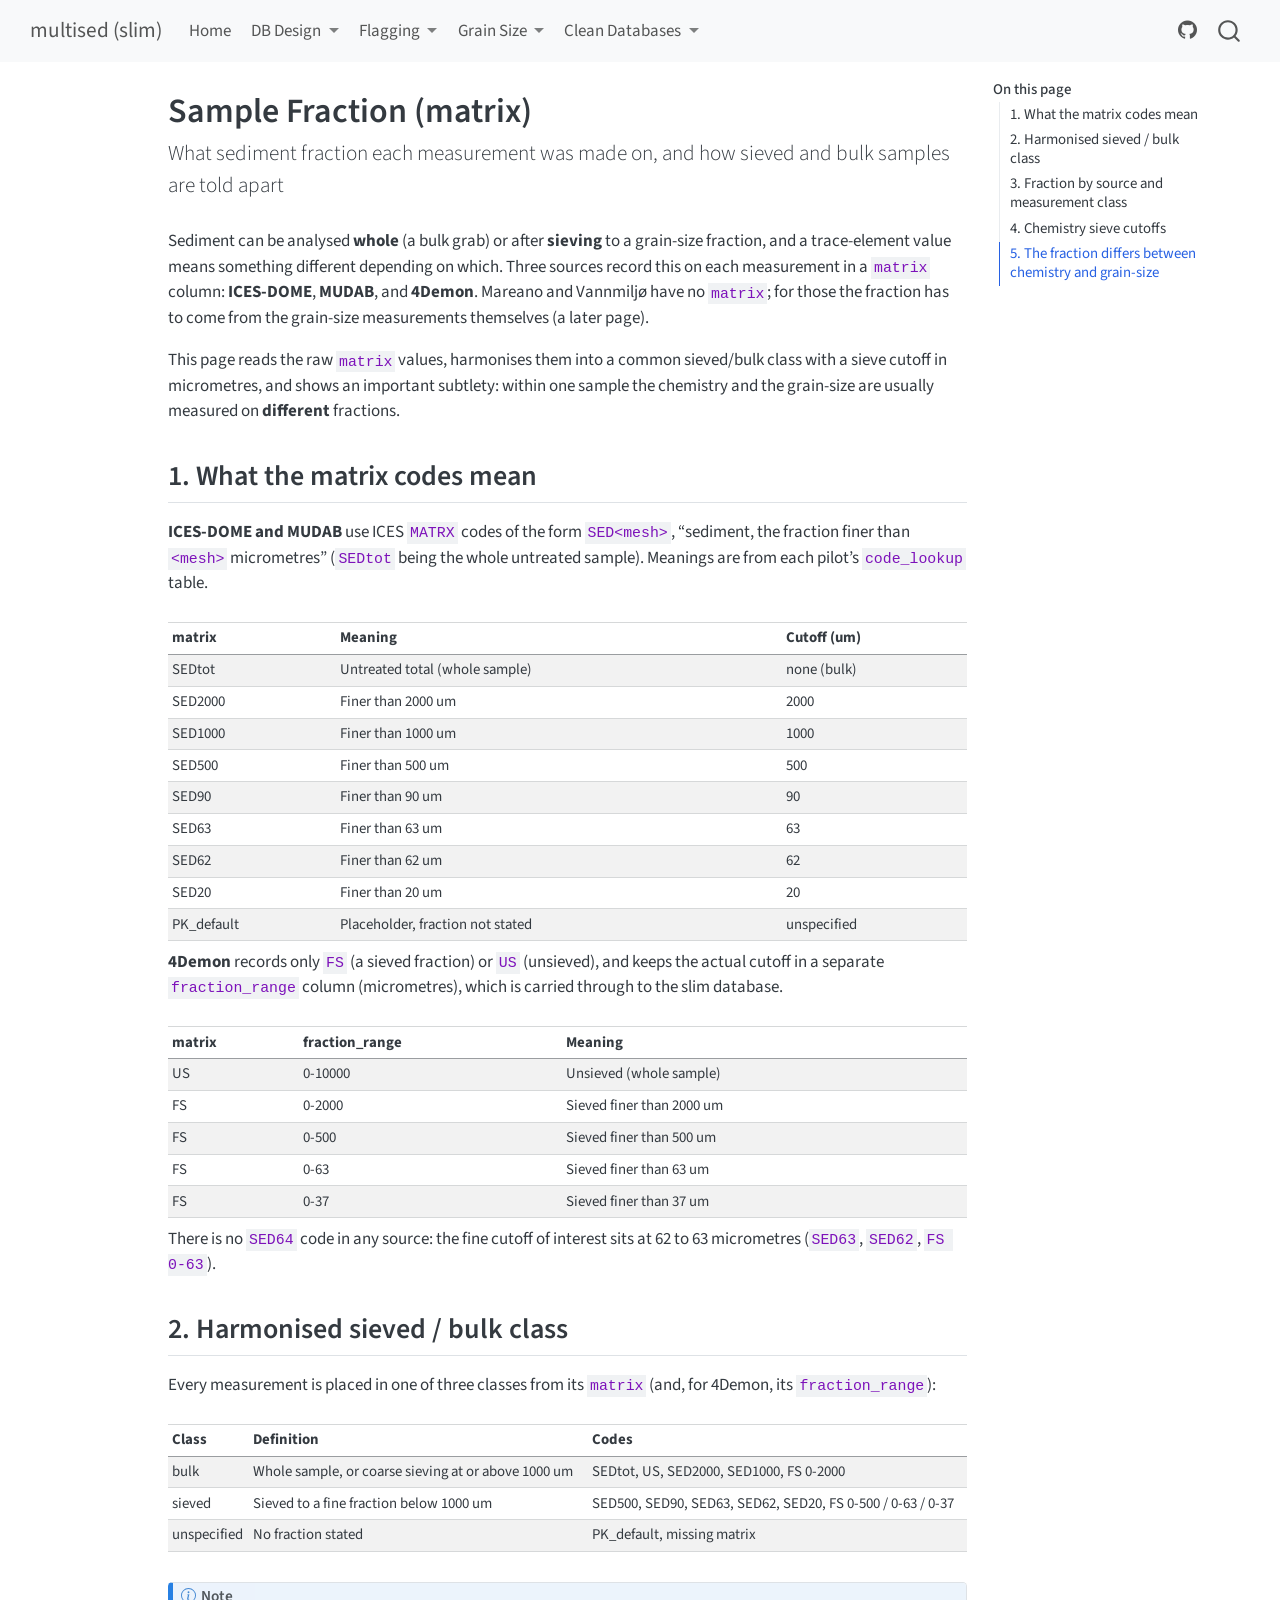
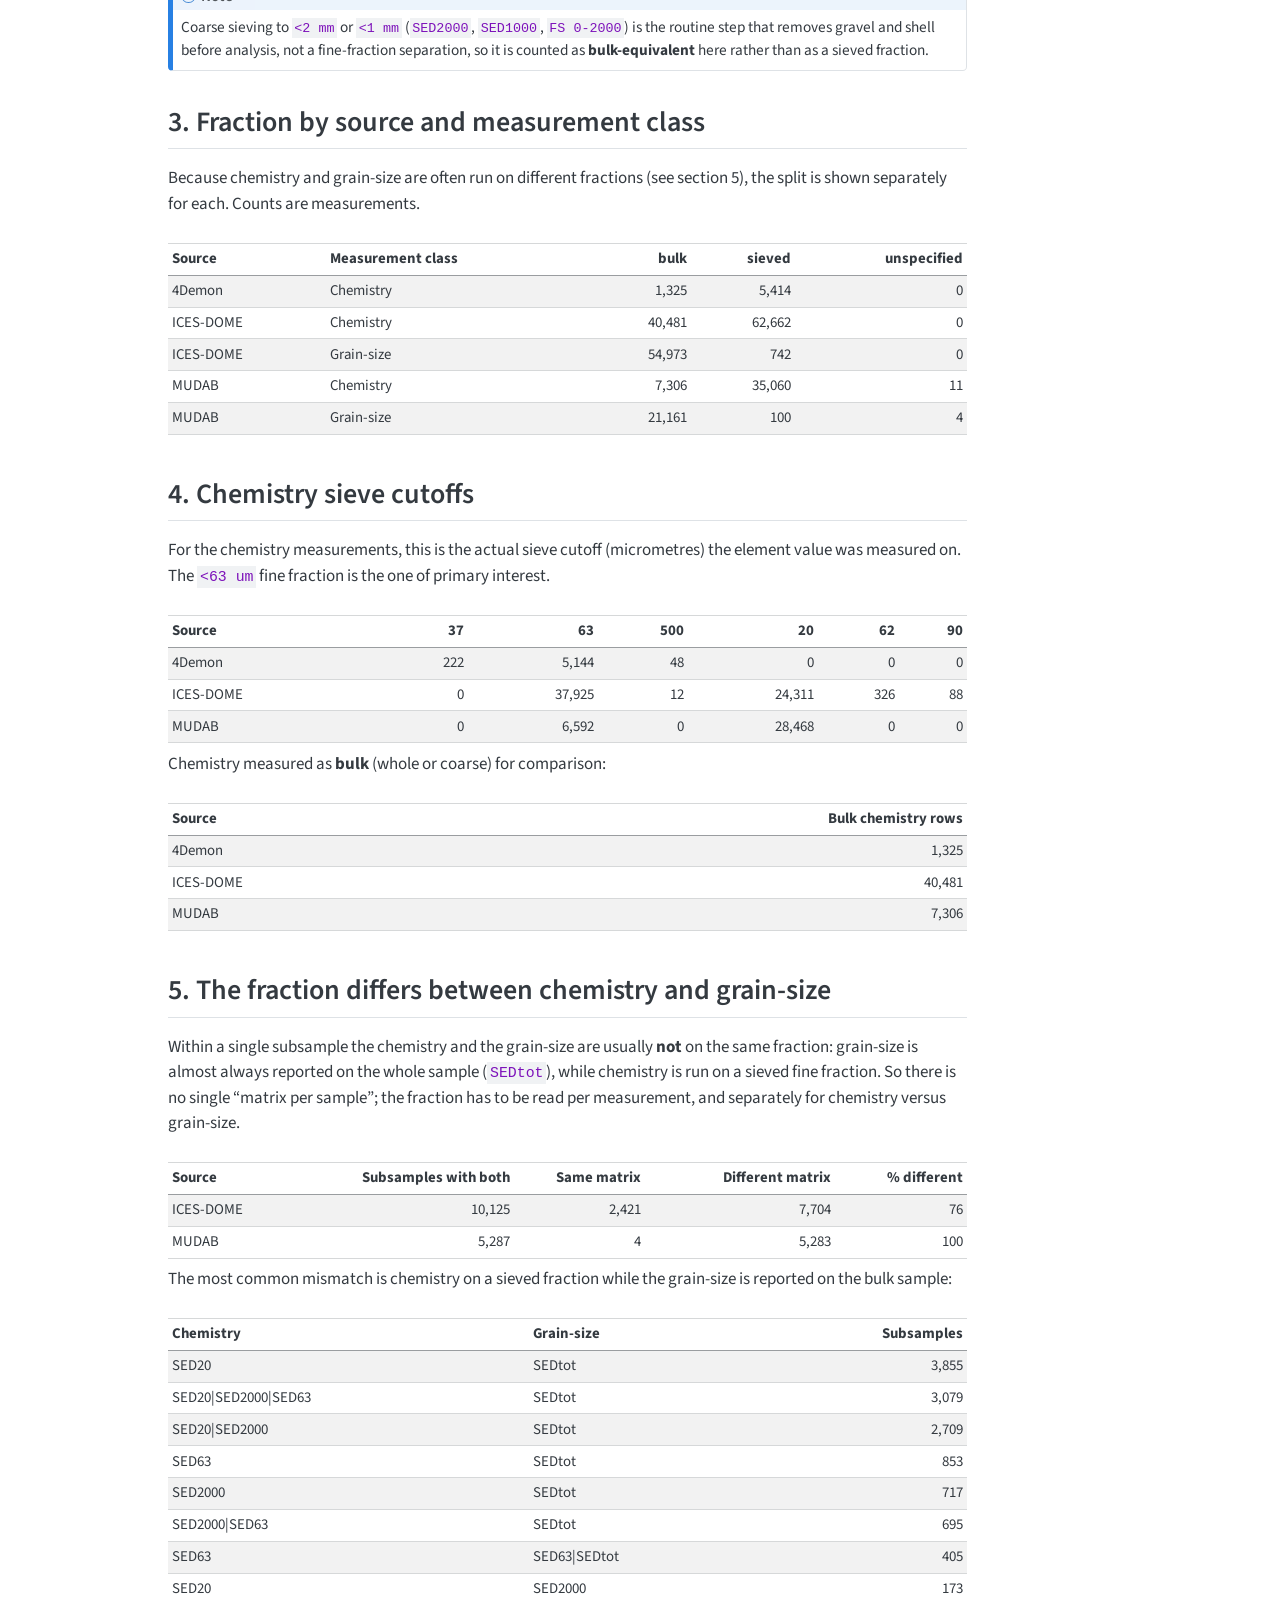
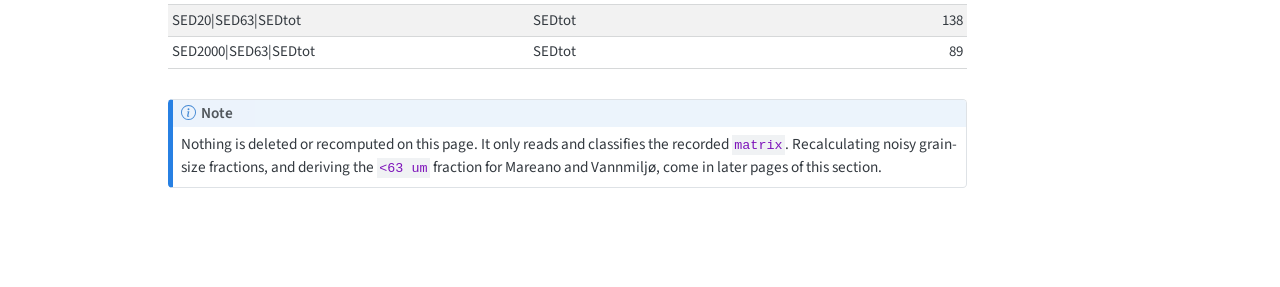
<file: grain-size-fraction.html>
<!DOCTYPE html>
<html xmlns="http://www.w3.org/1999/xhtml" lang="en" xml:lang="en"><head>

<meta charset="utf-8">
<meta name="generator" content="quarto-1.9.38">

<meta name="viewport" content="width=device-width, initial-scale=1.0, user-scalable=yes">


<title>Sample Fraction (matrix) – multised (slim)</title>
<style>
/* Default styles provided by pandoc.
** See https://pandoc.org/MANUAL.html#variables-for-html for config info.
*/
code{white-space: pre-wrap;}
span.smallcaps{font-variant: small-caps;}
div.columns{display: flex; gap: min(4vw, 1.5em);}
div.column{flex: auto; overflow-x: auto;}
div.hanging-indent{margin-left: 1.5em; text-indent: -1.5em;}
ul.task-list{list-style: none;}
ul.task-list li input[type="checkbox"] {
  width: 0.8em;
  margin: 0 0.8em 0.2em -1em; /* quarto-specific, see https://github.com/quarto-dev/quarto-cli/issues/4556 */ 
  vertical-align: middle;
}
</style>


<script src="site_libs/quarto-nav/quarto-nav.js"></script>
<script src="site_libs/quarto-nav/headroom.min.js"></script>
<script src="site_libs/clipboard/clipboard.min.js"></script>
<script src="site_libs/quarto-search/autocomplete.umd.js"></script>
<script src="site_libs/quarto-search/fuse.min.js"></script>
<script src="site_libs/quarto-search/quarto-search.js"></script>
<meta name="quarto:offset" content="./">
<script src="site_libs/quarto-html/quarto.js" type="module"></script>
<script src="site_libs/quarto-html/tabsets/tabsets.js" type="module"></script>
<script src="site_libs/quarto-html/popper.min.js"></script>
<script src="site_libs/quarto-html/tippy.umd.min.js"></script>
<script src="site_libs/quarto-html/anchor.min.js"></script>
<link href="site_libs/quarto-html/tippy.css" rel="stylesheet">
<link href="site_libs/quarto-html/quarto-syntax-highlighting-15634bcf2e68342d4ad2dfa704d543f6.css" rel="stylesheet" id="quarto-text-highlighting-styles">
<script src="site_libs/bootstrap/bootstrap.min.js"></script>
<link href="site_libs/bootstrap/bootstrap-icons.css" rel="stylesheet">
<link href="site_libs/bootstrap/bootstrap-5b3fa5ccbb8ed2e194b31985f2da5f38.min.css" rel="stylesheet" append-hash="true" id="quarto-bootstrap" data-mode="light">
<script id="quarto-search-options" type="application/json">{
  "location": "navbar",
  "copy-button": false,
  "collapse-after": 3,
  "panel-placement": "end",
  "type": "overlay",
  "limit": 50,
  "keyboard-shortcut": [
    "f",
    "/",
    "s"
  ],
  "show-item-context": false,
  "language": {
    "search-no-results-text": "No results",
    "search-matching-documents-text": "matching documents",
    "search-copy-link-title": "Copy link to search",
    "search-hide-matches-text": "Hide additional matches",
    "search-more-match-text": "more match in this document",
    "search-more-matches-text": "more matches in this document",
    "search-clear-button-title": "Clear",
    "search-text-placeholder": "",
    "search-detached-cancel-button-title": "Cancel",
    "search-submit-button-title": "Submit",
    "search-label": "Search"
  }
}</script>


<link rel="stylesheet" href="styles.css">
</head>

<body class="nav-fixed quarto-light">

<div id="quarto-search-results"></div>
  <header id="quarto-header" class="headroom fixed-top">
    <nav class="navbar navbar-expand-lg " data-bs-theme="dark">
      <div class="navbar-container container-fluid">
      <div class="navbar-brand-container mx-auto">
    <a class="navbar-brand" href="./index.html">
    <span class="navbar-title">multised (slim)</span>
    </a>
  </div>
            <div id="quarto-search" class="" title="Search"></div>
          <button class="navbar-toggler" type="button" data-bs-toggle="collapse" data-bs-target="#navbarCollapse" aria-controls="navbarCollapse" role="menu" aria-expanded="false" aria-label="Toggle navigation" onclick="if (window.quartoToggleHeadroom) { window.quartoToggleHeadroom(); }">
  <span class="navbar-toggler-icon"></span>
</button>
          <div class="collapse navbar-collapse" id="navbarCollapse">
            <ul class="navbar-nav navbar-nav-scroll me-auto">
  <li class="nav-item">
    <a class="nav-link" href="./index.html"> 
<span class="menu-text">Home</span></a>
  </li>  
  <li class="nav-item dropdown ">
    <a class="nav-link dropdown-toggle" href="#" id="nav-menu-db-design" role="link" data-bs-toggle="dropdown" aria-expanded="false">
 <span class="menu-text">DB Design</span>
    </a>
    <ul class="dropdown-menu" aria-labelledby="nav-menu-db-design">    
        <li>
    <a class="dropdown-item" href="./db-schema-slim.html">
 <span class="dropdown-text">DB Schema (Slim)</span></a>
  </li>  
        <li>
    <a class="dropdown-item" href="./db-schema-clean.html">
 <span class="dropdown-text">DB Schema (Clean)</span></a>
  </li>  
        <li>
    <a class="dropdown-item" href="./database-downloads.html">
 <span class="dropdown-text">Database Downloads</span></a>
  </li>  
    </ul>
  </li>
  <li class="nav-item dropdown ">
    <a class="nav-link dropdown-toggle" href="#" id="nav-menu-flagging" role="link" data-bs-toggle="dropdown" aria-expanded="false">
 <span class="menu-text">Flagging</span>
    </a>
    <ul class="dropdown-menu" aria-labelledby="nav-menu-flagging">    
        <li>
    <a class="dropdown-item" href="./class-summary.html">
 <span class="dropdown-text">Class Summary</span></a>
  </li>  
        <li>
    <a class="dropdown-item" href="./flagging-conversion-range.html">
 <span class="dropdown-text">Unit Conversion &amp; Range Check</span></a>
  </li>  
        <li>
    <a class="dropdown-item" href="./flagging-common.html">
 <span class="dropdown-text">Common Flags</span></a>
  </li>  
        <li>
    <a class="dropdown-item" href="./flagging-source-specific.html">
 <span class="dropdown-text">Source Specific</span></a>
  </li>  
    </ul>
  </li>
  <li class="nav-item dropdown ">
    <a class="nav-link dropdown-toggle" href="#" id="nav-menu-grain-size" role="link" data-bs-toggle="dropdown" aria-expanded="false">
 <span class="menu-text">Grain Size</span>
    </a>
    <ul class="dropdown-menu" aria-labelledby="nav-menu-grain-size">    
        <li>
    <a class="dropdown-item" href="./grain-size-fraction.html">
 <span class="dropdown-text">Sample Fraction (matrix)</span></a>
  </li>  
        <li>
    <a class="dropdown-item" href="./grain-size-fines.html">
 <span class="dropdown-text">Fines (&lt;63 µm)</span></a>
  </li>  
    </ul>
  </li>
  <li class="nav-item dropdown ">
    <a class="nav-link dropdown-toggle" href="#" id="nav-menu-clean-databases" role="link" data-bs-toggle="dropdown" aria-expanded="false">
 <span class="menu-text">Clean Databases</span>
    </a>
    <ul class="dropdown-menu" aria-labelledby="nav-menu-clean-databases">    
        <li>
    <a class="dropdown-item" href="./clean-overview.html">
 <span class="dropdown-text">Overview</span></a>
  </li>  
        <li>
    <a class="dropdown-item" href="./clean-harmonisation.html">
 <span class="dropdown-text">Harmonisation</span></a>
  </li>  
        <li>
    <a class="dropdown-item" href="./clean-cleaning.html">
 <span class="dropdown-text">Cleaning</span></a>
  </li>  
        <li>
    <a class="dropdown-item" href="./clean-grain-size.html">
 <span class="dropdown-text">Grain-size Tables</span></a>
  </li>  
        <li>
    <a class="dropdown-item" href="./clean-cleaning-summary.html">
 <span class="dropdown-text">Cleaning Summary</span></a>
  </li>  
    </ul>
  </li>
</ul>
            <ul class="navbar-nav navbar-nav-scroll ms-auto">
  <li class="nav-item compact">
    <a class="nav-link" href="https://github.com/seafood-hazards/multised-slim"> <i class="bi bi-github" role="img" aria-label="GitHub">
</i> 
<span class="menu-text"></span></a>
  </li>  
</ul>
          </div> <!-- /navcollapse -->
            <div class="quarto-navbar-tools">
</div>
      </div> <!-- /container-fluid -->
    </nav>
</header>
<!-- content -->
<div id="quarto-content" class="quarto-container page-columns page-rows-contents page-layout-article page-navbar">
<!-- sidebar -->
<!-- margin-sidebar -->
    <div id="quarto-margin-sidebar" class="sidebar margin-sidebar">
        <nav id="TOC" role="doc-toc" class="toc-active">
    <h2 id="toc-title">On this page</h2>
   
  <ul>
  <li><a href="#what-the-matrix-codes-mean" id="toc-what-the-matrix-codes-mean" class="nav-link active" data-scroll-target="#what-the-matrix-codes-mean">1. What the matrix codes mean</a></li>
  <li><a href="#harmonised-sieved-bulk-class" id="toc-harmonised-sieved-bulk-class" class="nav-link" data-scroll-target="#harmonised-sieved-bulk-class">2. Harmonised sieved / bulk class</a></li>
  <li><a href="#fraction-by-source-and-measurement-class" id="toc-fraction-by-source-and-measurement-class" class="nav-link" data-scroll-target="#fraction-by-source-and-measurement-class">3. Fraction by source and measurement class</a></li>
  <li><a href="#chemistry-sieve-cutoffs" id="toc-chemistry-sieve-cutoffs" class="nav-link" data-scroll-target="#chemistry-sieve-cutoffs">4. Chemistry sieve cutoffs</a></li>
  <li><a href="#the-fraction-differs-between-chemistry-and-grain-size" id="toc-the-fraction-differs-between-chemistry-and-grain-size" class="nav-link" data-scroll-target="#the-fraction-differs-between-chemistry-and-grain-size">5. The fraction differs between chemistry and grain-size</a></li>
  </ul>
</nav>
    </div>
<!-- main -->
<main class="content" id="quarto-document-content">

<header id="title-block-header" class="quarto-title-block default">
<div class="quarto-title">
<h1 class="title">Sample Fraction (matrix)</h1>
<p class="subtitle lead">What sediment fraction each measurement was made on, and how sieved and bulk samples are told apart</p>
</div>



<div class="quarto-title-meta">

    
  
    
  </div>
  


</header>


<div class="cell">
<style type="text/css">
th { white-space: nowrap; }
</style>
</div>
<p>Sediment can be analysed <strong>whole</strong> (a bulk grab) or after <strong>sieving</strong> to a grain-size fraction, and a trace-element value means something different depending on which. Three sources record this on each measurement in a <code>matrix</code> column: <strong>ICES-DOME</strong>, <strong>MUDAB</strong>, and <strong>4Demon</strong>. Mareano and Vannmiljø have no <code>matrix</code>; for those the fraction has to come from the grain-size measurements themselves (a later page).</p>
<p>This page reads the raw <code>matrix</code> values, harmonises them into a common sieved/bulk class with a sieve cutoff in micrometres, and shows an important subtlety: within one sample the chemistry and the grain-size are usually measured on <strong>different</strong> fractions.</p>
<section id="what-the-matrix-codes-mean" class="level2">
<h2 class="anchored" data-anchor-id="what-the-matrix-codes-mean">1. What the matrix codes mean</h2>
<p><strong>ICES-DOME and MUDAB</strong> use ICES <code>MATRX</code> codes of the form <code>SED&lt;mesh&gt;</code>, “sediment, the fraction finer than <code>&lt;mesh&gt;</code> micrometres” (<code>SEDtot</code> being the whole untreated sample). Meanings are from each pilot’s <code>code_lookup</code> table.</p>
<div class="cell">
<div class="cell-output-display">
<table class="caption-top table table-sm table-striped small">
<thead>
<tr class="header">
<th style="text-align: left;">matrix</th>
<th style="text-align: left;">Meaning</th>
<th style="text-align: left;">Cutoff (um)</th>
</tr>
</thead>
<tbody>
<tr class="odd">
<td style="text-align: left;">SEDtot</td>
<td style="text-align: left;">Untreated total (whole sample)</td>
<td style="text-align: left;">none (bulk)</td>
</tr>
<tr class="even">
<td style="text-align: left;">SED2000</td>
<td style="text-align: left;">Finer than 2000 um</td>
<td style="text-align: left;">2000</td>
</tr>
<tr class="odd">
<td style="text-align: left;">SED1000</td>
<td style="text-align: left;">Finer than 1000 um</td>
<td style="text-align: left;">1000</td>
</tr>
<tr class="even">
<td style="text-align: left;">SED500</td>
<td style="text-align: left;">Finer than 500 um</td>
<td style="text-align: left;">500</td>
</tr>
<tr class="odd">
<td style="text-align: left;">SED90</td>
<td style="text-align: left;">Finer than 90 um</td>
<td style="text-align: left;">90</td>
</tr>
<tr class="even">
<td style="text-align: left;">SED63</td>
<td style="text-align: left;">Finer than 63 um</td>
<td style="text-align: left;">63</td>
</tr>
<tr class="odd">
<td style="text-align: left;">SED62</td>
<td style="text-align: left;">Finer than 62 um</td>
<td style="text-align: left;">62</td>
</tr>
<tr class="even">
<td style="text-align: left;">SED20</td>
<td style="text-align: left;">Finer than 20 um</td>
<td style="text-align: left;">20</td>
</tr>
<tr class="odd">
<td style="text-align: left;">PK_default</td>
<td style="text-align: left;">Placeholder, fraction not stated</td>
<td style="text-align: left;">unspecified</td>
</tr>
</tbody>
</table>
</div>
</div>
<p><strong>4Demon</strong> records only <code>FS</code> (a sieved fraction) or <code>US</code> (unsieved), and keeps the actual cutoff in a separate <code>fraction_range</code> column (micrometres), which is carried through to the slim database.</p>
<div class="cell">
<div class="cell-output-display">
<table class="caption-top table table-sm table-striped small">
<thead>
<tr class="header">
<th style="text-align: left;">matrix</th>
<th style="text-align: left;">fraction_range</th>
<th style="text-align: left;">Meaning</th>
</tr>
</thead>
<tbody>
<tr class="odd">
<td style="text-align: left;">US</td>
<td style="text-align: left;">0-10000</td>
<td style="text-align: left;">Unsieved (whole sample)</td>
</tr>
<tr class="even">
<td style="text-align: left;">FS</td>
<td style="text-align: left;">0-2000</td>
<td style="text-align: left;">Sieved finer than 2000 um</td>
</tr>
<tr class="odd">
<td style="text-align: left;">FS</td>
<td style="text-align: left;">0-500</td>
<td style="text-align: left;">Sieved finer than 500 um</td>
</tr>
<tr class="even">
<td style="text-align: left;">FS</td>
<td style="text-align: left;">0-63</td>
<td style="text-align: left;">Sieved finer than 63 um</td>
</tr>
<tr class="odd">
<td style="text-align: left;">FS</td>
<td style="text-align: left;">0-37</td>
<td style="text-align: left;">Sieved finer than 37 um</td>
</tr>
</tbody>
</table>
</div>
</div>
<p>There is no <code>SED64</code> code in any source: the fine cutoff of interest sits at 62 to 63 micrometres (<code>SED63</code>, <code>SED62</code>, <code>FS 0-63</code>).</p>
</section>
<section id="harmonised-sieved-bulk-class" class="level2">
<h2 class="anchored" data-anchor-id="harmonised-sieved-bulk-class">2. Harmonised sieved / bulk class</h2>
<p>Every measurement is placed in one of three classes from its <code>matrix</code> (and, for 4Demon, its <code>fraction_range</code>):</p>
<div class="cell">
<div class="cell-output-display">
<table class="caption-top table table-sm table-striped small">
<colgroup>
<col style="width: 9%">
<col style="width: 42%">
<col style="width: 47%">
</colgroup>
<thead>
<tr class="header">
<th style="text-align: left;">Class</th>
<th style="text-align: left;">Definition</th>
<th style="text-align: left;">Codes</th>
</tr>
</thead>
<tbody>
<tr class="odd">
<td style="text-align: left;">bulk</td>
<td style="text-align: left;">Whole sample, or coarse sieving at or above 1000 um</td>
<td style="text-align: left;">SEDtot, US, SED2000, SED1000, FS 0-2000</td>
</tr>
<tr class="even">
<td style="text-align: left;">sieved</td>
<td style="text-align: left;">Sieved to a fine fraction below 1000 um</td>
<td style="text-align: left;">SED500, SED90, SED63, SED62, SED20, FS 0-500 / 0-63 / 0-37</td>
</tr>
<tr class="odd">
<td style="text-align: left;">unspecified</td>
<td style="text-align: left;">No fraction stated</td>
<td style="text-align: left;">PK_default, missing matrix</td>
</tr>
</tbody>
</table>
</div>
</div>
<div class="callout callout-style-default callout-note callout-titled">
<div class="callout-header d-flex align-content-center">
<div class="callout-icon-container">
<i class="callout-icon"></i>
</div>
<div class="callout-title-container flex-fill">
Note
</div>
</div>
<div class="callout-body-container callout-body">
<p>Coarse sieving to <code>&lt;2 mm</code> or <code>&lt;1 mm</code> (<code>SED2000</code>, <code>SED1000</code>, <code>FS 0-2000</code>) is the routine step that removes gravel and shell before analysis, not a fine-fraction separation, so it is counted as <strong>bulk-equivalent</strong> here rather than as a sieved fraction.</p>
</div>
</div>
</section>
<section id="fraction-by-source-and-measurement-class" class="level2">
<h2 class="anchored" data-anchor-id="fraction-by-source-and-measurement-class">3. Fraction by source and measurement class</h2>
<p>Because chemistry and grain-size are often run on different fractions (see section 5), the split is shown separately for each. Counts are measurements.</p>
<div class="cell">
<div class="cell-output-display">
<table class="caption-top table table-sm table-striped small">
<thead>
<tr class="header">
<th style="text-align: left;">Source</th>
<th style="text-align: left;">Measurement class</th>
<th style="text-align: right;">bulk</th>
<th style="text-align: right;">sieved</th>
<th style="text-align: right;">unspecified</th>
</tr>
</thead>
<tbody>
<tr class="odd">
<td style="text-align: left;">4Demon</td>
<td style="text-align: left;">Chemistry</td>
<td style="text-align: right;">1,325</td>
<td style="text-align: right;">5,414</td>
<td style="text-align: right;">0</td>
</tr>
<tr class="even">
<td style="text-align: left;">ICES-DOME</td>
<td style="text-align: left;">Chemistry</td>
<td style="text-align: right;">40,481</td>
<td style="text-align: right;">62,662</td>
<td style="text-align: right;">0</td>
</tr>
<tr class="odd">
<td style="text-align: left;">ICES-DOME</td>
<td style="text-align: left;">Grain-size</td>
<td style="text-align: right;">54,973</td>
<td style="text-align: right;">742</td>
<td style="text-align: right;">0</td>
</tr>
<tr class="even">
<td style="text-align: left;">MUDAB</td>
<td style="text-align: left;">Chemistry</td>
<td style="text-align: right;">7,306</td>
<td style="text-align: right;">35,060</td>
<td style="text-align: right;">11</td>
</tr>
<tr class="odd">
<td style="text-align: left;">MUDAB</td>
<td style="text-align: left;">Grain-size</td>
<td style="text-align: right;">21,161</td>
<td style="text-align: right;">100</td>
<td style="text-align: right;">4</td>
</tr>
</tbody>
</table>
</div>
</div>
</section>
<section id="chemistry-sieve-cutoffs" class="level2">
<h2 class="anchored" data-anchor-id="chemistry-sieve-cutoffs">4. Chemistry sieve cutoffs</h2>
<p>For the chemistry measurements, this is the actual sieve cutoff (micrometres) the element value was measured on. The <code>&lt;63 um</code> fine fraction is the one of primary interest.</p>
<div class="cell">
<div class="cell-output-display">
<table class="caption-top table table-sm table-striped small">
<thead>
<tr class="header">
<th style="text-align: left;">Source</th>
<th style="text-align: right;">37</th>
<th style="text-align: right;">63</th>
<th style="text-align: right;">500</th>
<th style="text-align: right;">20</th>
<th style="text-align: right;">62</th>
<th style="text-align: right;">90</th>
</tr>
</thead>
<tbody>
<tr class="odd">
<td style="text-align: left;">4Demon</td>
<td style="text-align: right;">222</td>
<td style="text-align: right;">5,144</td>
<td style="text-align: right;">48</td>
<td style="text-align: right;">0</td>
<td style="text-align: right;">0</td>
<td style="text-align: right;">0</td>
</tr>
<tr class="even">
<td style="text-align: left;">ICES-DOME</td>
<td style="text-align: right;">0</td>
<td style="text-align: right;">37,925</td>
<td style="text-align: right;">12</td>
<td style="text-align: right;">24,311</td>
<td style="text-align: right;">326</td>
<td style="text-align: right;">88</td>
</tr>
<tr class="odd">
<td style="text-align: left;">MUDAB</td>
<td style="text-align: right;">0</td>
<td style="text-align: right;">6,592</td>
<td style="text-align: right;">0</td>
<td style="text-align: right;">28,468</td>
<td style="text-align: right;">0</td>
<td style="text-align: right;">0</td>
</tr>
</tbody>
</table>
</div>
</div>
<p>Chemistry measured as <strong>bulk</strong> (whole or coarse) for comparison:</p>
<div class="cell">
<div class="cell-output-display">
<table class="caption-top table table-sm table-striped small">
<thead>
<tr class="header">
<th style="text-align: left;">Source</th>
<th style="text-align: right;">Bulk chemistry rows</th>
</tr>
</thead>
<tbody>
<tr class="odd">
<td style="text-align: left;">4Demon</td>
<td style="text-align: right;">1,325</td>
</tr>
<tr class="even">
<td style="text-align: left;">ICES-DOME</td>
<td style="text-align: right;">40,481</td>
</tr>
<tr class="odd">
<td style="text-align: left;">MUDAB</td>
<td style="text-align: right;">7,306</td>
</tr>
</tbody>
</table>
</div>
</div>
</section>
<section id="the-fraction-differs-between-chemistry-and-grain-size" class="level2">
<h2 class="anchored" data-anchor-id="the-fraction-differs-between-chemistry-and-grain-size">5. The fraction differs between chemistry and grain-size</h2>
<p>Within a single subsample the chemistry and the grain-size are usually <strong>not</strong> on the same fraction: grain-size is almost always reported on the whole sample (<code>SEDtot</code>), while chemistry is run on a sieved fine fraction. So there is no single “matrix per sample”; the fraction has to be read per measurement, and separately for chemistry versus grain-size.</p>
<div class="cell">
<div class="cell-output-display">
<table class="caption-top table table-sm table-striped small">
<colgroup>
<col style="width: 13%">
<col style="width: 29%">
<col style="width: 16%">
<col style="width: 23%">
<col style="width: 16%">
</colgroup>
<thead>
<tr class="header">
<th style="text-align: left;">Source</th>
<th style="text-align: right;">Subsamples with both</th>
<th style="text-align: right;">Same matrix</th>
<th style="text-align: right;">Different matrix</th>
<th style="text-align: right;">% different</th>
</tr>
</thead>
<tbody>
<tr class="odd">
<td style="text-align: left;">ICES-DOME</td>
<td style="text-align: right;">10,125</td>
<td style="text-align: right;">2,421</td>
<td style="text-align: right;">7,704</td>
<td style="text-align: right;">76</td>
</tr>
<tr class="even">
<td style="text-align: left;">MUDAB</td>
<td style="text-align: right;">5,287</td>
<td style="text-align: right;">4</td>
<td style="text-align: right;">5,283</td>
<td style="text-align: right;">100</td>
</tr>
</tbody>
</table>
</div>
</div>
<p>The most common mismatch is chemistry on a sieved fraction while the grain-size is reported on the bulk sample:</p>
<div class="cell">
<div class="cell-output-display">
<table class="caption-top table table-sm table-striped small">
<thead>
<tr class="header">
<th style="text-align: left;">Chemistry</th>
<th style="text-align: left;">Grain-size</th>
<th style="text-align: right;">Subsamples</th>
</tr>
</thead>
<tbody>
<tr class="odd">
<td style="text-align: left;">SED20</td>
<td style="text-align: left;">SEDtot</td>
<td style="text-align: right;">3,855</td>
</tr>
<tr class="even">
<td style="text-align: left;">SED20|SED2000|SED63</td>
<td style="text-align: left;">SEDtot</td>
<td style="text-align: right;">3,079</td>
</tr>
<tr class="odd">
<td style="text-align: left;">SED20|SED2000</td>
<td style="text-align: left;">SEDtot</td>
<td style="text-align: right;">2,709</td>
</tr>
<tr class="even">
<td style="text-align: left;">SED63</td>
<td style="text-align: left;">SEDtot</td>
<td style="text-align: right;">853</td>
</tr>
<tr class="odd">
<td style="text-align: left;">SED2000</td>
<td style="text-align: left;">SEDtot</td>
<td style="text-align: right;">717</td>
</tr>
<tr class="even">
<td style="text-align: left;">SED2000|SED63</td>
<td style="text-align: left;">SEDtot</td>
<td style="text-align: right;">695</td>
</tr>
<tr class="odd">
<td style="text-align: left;">SED63</td>
<td style="text-align: left;">SED63|SEDtot</td>
<td style="text-align: right;">405</td>
</tr>
<tr class="even">
<td style="text-align: left;">SED20</td>
<td style="text-align: left;">SED2000</td>
<td style="text-align: right;">173</td>
</tr>
<tr class="odd">
<td style="text-align: left;">SED20|SED63|SEDtot</td>
<td style="text-align: left;">SEDtot</td>
<td style="text-align: right;">138</td>
</tr>
<tr class="even">
<td style="text-align: left;">SED2000|SED63|SEDtot</td>
<td style="text-align: left;">SEDtot</td>
<td style="text-align: right;">89</td>
</tr>
</tbody>
</table>
</div>
</div>
<div class="callout callout-style-default callout-note callout-titled">
<div class="callout-header d-flex align-content-center">
<div class="callout-icon-container">
<i class="callout-icon"></i>
</div>
<div class="callout-title-container flex-fill">
Note
</div>
</div>
<div class="callout-body-container callout-body">
<p>Nothing is deleted or recomputed on this page. It only reads and classifies the recorded <code>matrix</code>. Recalculating noisy grain-size fractions, and deriving the <code>&lt;63 um</code> fraction for Mareano and Vannmiljø, come in later pages of this section.</p>
</div>
</div>


</section>

</main> <!-- /main -->
<script id="quarto-html-after-body" type="application/javascript">
  window.document.addEventListener("DOMContentLoaded", function (event) {
    const icon = "";
    const anchorJS = new window.AnchorJS();
    anchorJS.options = {
      placement: 'right',
      icon: icon
    };
    anchorJS.add('.anchored');
    const isCodeAnnotation = (el) => {
      for (const clz of el.classList) {
        if (clz.startsWith('code-annotation-')) {                     
          return true;
        }
      }
      return false;
    }
    const onCopySuccess = function(e) {
      // button target
      const button = e.trigger;
      // don't keep focus
      button.blur();
      // flash "checked"
      button.classList.add('code-copy-button-checked');
      var currentTitle = button.getAttribute("title");
      button.setAttribute("title", "Copied!");
      let tooltip;
      if (window.bootstrap) {
        button.setAttribute("data-bs-toggle", "tooltip");
        button.setAttribute("data-bs-placement", "left");
        button.setAttribute("data-bs-title", "Copied!");
        tooltip = new bootstrap.Tooltip(button, 
          { trigger: "manual", 
            customClass: "code-copy-button-tooltip",
            offset: [0, -8]});
        tooltip.show();    
      }
      setTimeout(function() {
        if (tooltip) {
          tooltip.hide();
          button.removeAttribute("data-bs-title");
          button.removeAttribute("data-bs-toggle");
          button.removeAttribute("data-bs-placement");
        }
        button.setAttribute("title", currentTitle);
        button.classList.remove('code-copy-button-checked');
      }, 1000);
      // clear code selection
      e.clearSelection();
    }
    const getTextToCopy = function(trigger) {
      const outerScaffold = trigger.parentElement.cloneNode(true);
      const codeEl = outerScaffold.querySelector('code');
      for (const childEl of codeEl.children) {
        if (isCodeAnnotation(childEl)) {
          childEl.remove();
        }
      }
      return codeEl.innerText;
    }
    const clipboard = new window.ClipboardJS('.code-copy-button:not([data-in-quarto-modal])', {
      text: getTextToCopy
    });
    clipboard.on('success', onCopySuccess);
    if (window.document.getElementById('quarto-embedded-source-code-modal')) {
      const clipboardModal = new window.ClipboardJS('.code-copy-button[data-in-quarto-modal]', {
        text: getTextToCopy,
        container: window.document.getElementById('quarto-embedded-source-code-modal')
      });
      clipboardModal.on('success', onCopySuccess);
    }
      var localhostRegex = new RegExp(/^(?:http|https):\/\/localhost\:?[0-9]*\//);
      var mailtoRegex = new RegExp(/^mailto:/);
        var filterRegex = new RegExp('/' + window.location.host + '/');
      var isInternal = (href) => {
          return filterRegex.test(href) || localhostRegex.test(href) || mailtoRegex.test(href);
      }
      // Inspect non-navigation links and adorn them if external
     var links = window.document.querySelectorAll('a[href]:not(.nav-link):not(.navbar-brand):not(.toc-action):not(.sidebar-link):not(.sidebar-item-toggle):not(.pagination-link):not(.no-external):not([aria-hidden]):not(.dropdown-item):not(.quarto-navigation-tool):not(.about-link)');
      for (var i=0; i<links.length; i++) {
        const link = links[i];
        if (!isInternal(link.href)) {
          // undo the damage that might have been done by quarto-nav.js in the case of
          // links that we want to consider external
          if (link.dataset.originalHref !== undefined) {
            link.href = link.dataset.originalHref;
          }
        }
      }
    function tippyHover(el, contentFn, onTriggerFn, onUntriggerFn) {
      const config = {
        allowHTML: true,
        maxWidth: 500,
        delay: 100,
        arrow: false,
        appendTo: function(el) {
            return el.parentElement;
        },
        interactive: true,
        interactiveBorder: 10,
        theme: 'quarto',
        placement: 'bottom-start',
      };
      if (contentFn) {
        config.content = contentFn;
      }
      if (onTriggerFn) {
        config.onTrigger = onTriggerFn;
      }
      if (onUntriggerFn) {
        config.onUntrigger = onUntriggerFn;
      }
      window.tippy(el, config); 
    }
    const noterefs = window.document.querySelectorAll('a[role="doc-noteref"]');
    for (var i=0; i<noterefs.length; i++) {
      const ref = noterefs[i];
      tippyHover(ref, function() {
        // use id or data attribute instead here
        let href = ref.getAttribute('data-footnote-href') || ref.getAttribute('href');
        try { href = new URL(href).hash; } catch {}
        const id = href.replace(/^#\/?/, "");
        const note = window.document.getElementById(id);
        if (note) {
          return note.innerHTML;
        } else {
          return "";
        }
      });
    }
    const xrefs = window.document.querySelectorAll('a.quarto-xref');
    const processXRef = (id, note) => {
      // Strip column container classes
      const stripColumnClz = (el) => {
        el.classList.remove("page-full", "page-columns");
        if (el.children) {
          for (const child of el.children) {
            stripColumnClz(child);
          }
        }
      }
      stripColumnClz(note)
      if (id === null || id.startsWith('sec-')) {
        // Special case sections, only their first couple elements
        const container = document.createElement("div");
        if (note.children && note.children.length > 2) {
          container.appendChild(note.children[0].cloneNode(true));
          for (let i = 1; i < note.children.length; i++) {
            const child = note.children[i];
            if (child.tagName === "P" && child.innerText === "") {
              continue;
            } else {
              container.appendChild(child.cloneNode(true));
              break;
            }
          }
          if (window.Quarto?.typesetMath) {
            window.Quarto.typesetMath(container);
          }
          return container.innerHTML
        } else {
          if (window.Quarto?.typesetMath) {
            window.Quarto.typesetMath(note);
          }
          return note.innerHTML;
        }
      } else {
        // Remove any anchor links if they are present
        const anchorLink = note.querySelector('a.anchorjs-link');
        if (anchorLink) {
          anchorLink.remove();
        }
        if (window.Quarto?.typesetMath) {
          window.Quarto.typesetMath(note);
        }
        if (note.classList.contains("callout")) {
          return note.outerHTML;
        } else {
          return note.innerHTML;
        }
      }
    }
    for (var i=0; i<xrefs.length; i++) {
      const xref = xrefs[i];
      tippyHover(xref, undefined, function(instance) {
        instance.disable();
        let url = xref.getAttribute('href');
        let hash = undefined; 
        if (url.startsWith('#')) {
          hash = url;
        } else {
          try { hash = new URL(url).hash; } catch {}
        }
        if (hash) {
          const id = hash.replace(/^#\/?/, "");
          const note = window.document.getElementById(id);
          if (note !== null) {
            try {
              const html = processXRef(id, note.cloneNode(true));
              instance.setContent(html);
            } finally {
              instance.enable();
              instance.show();
            }
          } else {
            // See if we can fetch this
            fetch(url.split('#')[0])
            .then(res => res.text())
            .then(html => {
              const parser = new DOMParser();
              const htmlDoc = parser.parseFromString(html, "text/html");
              const note = htmlDoc.getElementById(id);
              if (note !== null) {
                const html = processXRef(id, note);
                instance.setContent(html);
              } 
            }).finally(() => {
              instance.enable();
              instance.show();
            });
          }
        } else {
          // See if we can fetch a full url (with no hash to target)
          // This is a special case and we should probably do some content thinning / targeting
          fetch(url)
          .then(res => res.text())
          .then(html => {
            const parser = new DOMParser();
            const htmlDoc = parser.parseFromString(html, "text/html");
            const note = htmlDoc.querySelector('main.content');
            if (note !== null) {
              // This should only happen for chapter cross references
              // (since there is no id in the URL)
              // remove the first header
              if (note.children.length > 0 && note.children[0].tagName === "HEADER") {
                note.children[0].remove();
              }
              const html = processXRef(null, note);
              instance.setContent(html);
            } 
          }).finally(() => {
            instance.enable();
            instance.show();
          });
        }
      }, function(instance) {
      });
    }
        let selectedAnnoteEl;
        const selectorForAnnotation = ( cell, annotation) => {
          let cellAttr = 'data-code-cell="' + cell + '"';
          let lineAttr = 'data-code-annotation="' +  annotation + '"';
          const selector = 'span[' + cellAttr + '][' + lineAttr + ']';
          return selector;
        }
        const selectCodeLines = (annoteEl) => {
          const doc = window.document;
          const targetCell = annoteEl.getAttribute("data-target-cell");
          const targetAnnotation = annoteEl.getAttribute("data-target-annotation");
          const annoteSpan = window.document.querySelector(selectorForAnnotation(targetCell, targetAnnotation));
          const lines = annoteSpan.getAttribute("data-code-lines").split(",");
          const lineIds = lines.map((line) => {
            return targetCell + "-" + line;
          })
          let top = null;
          let height = null;
          let parent = null;
          if (lineIds.length > 0) {
              //compute the position of the single el (top and bottom and make a div)
              const el = window.document.getElementById(lineIds[0]);
              top = el.offsetTop;
              height = el.offsetHeight;
              parent = el.parentElement.parentElement;
            if (lineIds.length > 1) {
              const lastEl = window.document.getElementById(lineIds[lineIds.length - 1]);
              const bottom = lastEl.offsetTop + lastEl.offsetHeight;
              height = bottom - top;
            }
            if (top !== null && height !== null && parent !== null) {
              // cook up a div (if necessary) and position it 
              let div = window.document.getElementById("code-annotation-line-highlight");
              if (div === null) {
                div = window.document.createElement("div");
                div.setAttribute("id", "code-annotation-line-highlight");
                div.style.position = 'absolute';
                parent.appendChild(div);
              }
              div.style.top = top - 2 + "px";
              div.style.height = height + 4 + "px";
              div.style.left = 0;
              let gutterDiv = window.document.getElementById("code-annotation-line-highlight-gutter");
              if (gutterDiv === null) {
                gutterDiv = window.document.createElement("div");
                gutterDiv.setAttribute("id", "code-annotation-line-highlight-gutter");
                gutterDiv.style.position = 'absolute';
                const codeCell = window.document.getElementById(targetCell);
                const gutter = codeCell.querySelector('.code-annotation-gutter');
                gutter.appendChild(gutterDiv);
              }
              gutterDiv.style.top = top - 2 + "px";
              gutterDiv.style.height = height + 4 + "px";
            }
            selectedAnnoteEl = annoteEl;
          }
        };
        const unselectCodeLines = () => {
          const elementsIds = ["code-annotation-line-highlight", "code-annotation-line-highlight-gutter"];
          elementsIds.forEach((elId) => {
            const div = window.document.getElementById(elId);
            if (div) {
              div.remove();
            }
          });
          selectedAnnoteEl = undefined;
        };
          // Handle positioning of the toggle
      window.addEventListener(
        "resize",
        throttle(() => {
          elRect = undefined;
          if (selectedAnnoteEl) {
            selectCodeLines(selectedAnnoteEl);
          }
        }, 10)
      );
      function throttle(fn, ms) {
      let throttle = false;
      let timer;
        return (...args) => {
          if(!throttle) { // first call gets through
              fn.apply(this, args);
              throttle = true;
          } else { // all the others get throttled
              if(timer) clearTimeout(timer); // cancel #2
              timer = setTimeout(() => {
                fn.apply(this, args);
                timer = throttle = false;
              }, ms);
          }
        };
      }
        // Attach click handler to the DT
        const annoteDls = window.document.querySelectorAll('dt[data-target-cell]');
        for (const annoteDlNode of annoteDls) {
          annoteDlNode.addEventListener('click', (event) => {
            const clickedEl = event.target;
            if (clickedEl !== selectedAnnoteEl) {
              unselectCodeLines();
              const activeEl = window.document.querySelector('dt[data-target-cell].code-annotation-active');
              if (activeEl) {
                activeEl.classList.remove('code-annotation-active');
              }
              selectCodeLines(clickedEl);
              clickedEl.classList.add('code-annotation-active');
            } else {
              // Unselect the line
              unselectCodeLines();
              clickedEl.classList.remove('code-annotation-active');
            }
          });
        }
    const findCites = (el) => {
      const parentEl = el.parentElement;
      if (parentEl) {
        const cites = parentEl.dataset.cites;
        if (cites) {
          return {
            el,
            cites: cites.split(' ')
          };
        } else {
          return findCites(el.parentElement)
        }
      } else {
        return undefined;
      }
    };
    var bibliorefs = window.document.querySelectorAll('a[role="doc-biblioref"]');
    for (var i=0; i<bibliorefs.length; i++) {
      const ref = bibliorefs[i];
      const citeInfo = findCites(ref);
      if (citeInfo) {
        tippyHover(citeInfo.el, function() {
          var popup = window.document.createElement('div');
          citeInfo.cites.forEach(function(cite) {
            var citeDiv = window.document.createElement('div');
            citeDiv.classList.add('hanging-indent');
            citeDiv.classList.add('csl-entry');
            var biblioDiv = window.document.getElementById('ref-' + cite);
            if (biblioDiv) {
              citeDiv.innerHTML = biblioDiv.innerHTML;
            }
            popup.appendChild(citeDiv);
          });
          return popup.innerHTML;
        });
      }
    }
  });
  </script>
</div> <!-- /content -->




</body></html>
</file>
<file: site_libs/quarto-html/tippy.css>
.tippy-box[data-animation=fade][data-state=hidden]{opacity:0}[data-tippy-root]{max-width:calc(100vw - 10px)}.tippy-box{position:relative;background-color:#333;color:#fff;border-radius:4px;font-size:14px;line-height:1.4;white-space:normal;outline:0;transition-property:transform,visibility,opacity}.tippy-box[data-placement^=top]>.tippy-arrow{bottom:0}.tippy-box[data-placement^=top]>.tippy-arrow:before{bottom:-7px;left:0;border-width:8px 8px 0;border-top-color:initial;transform-origin:center top}.tippy-box[data-placement^=bottom]>.tippy-arrow{top:0}.tippy-box[data-placement^=bottom]>.tippy-arrow:before{top:-7px;left:0;border-width:0 8px 8px;border-bottom-color:initial;transform-origin:center bottom}.tippy-box[data-placement^=left]>.tippy-arrow{right:0}.tippy-box[data-placement^=left]>.tippy-arrow:before{border-width:8px 0 8px 8px;border-left-color:initial;right:-7px;transform-origin:center left}.tippy-box[data-placement^=right]>.tippy-arrow{left:0}.tippy-box[data-placement^=right]>.tippy-arrow:before{left:-7px;border-width:8px 8px 8px 0;border-right-color:initial;transform-origin:center right}.tippy-box[data-inertia][data-state=visible]{transition-timing-function:cubic-bezier(.54,1.5,.38,1.11)}.tippy-arrow{width:16px;height:16px;color:#333}.tippy-arrow:before{content:"";position:absolute;border-color:transparent;border-style:solid}.tippy-content{position:relative;padding:5px 9px;z-index:1}
</file>
<file: site_libs/quarto-html/quarto-syntax-highlighting-15634bcf2e68342d4ad2dfa704d543f6.css>
/* quarto syntax highlight colors */
:root {
  --quarto-hl-ot-color: #003B4F;
  --quarto-hl-at-color: #657422;
  --quarto-hl-ss-color: #20794D;
  --quarto-hl-an-color: #5E5E5E;
  --quarto-hl-fu-color: #4758AB;
  --quarto-hl-st-color: #20794D;
  --quarto-hl-cf-color: #003B4F;
  --quarto-hl-op-color: #5E5E5E;
  --quarto-hl-er-color: #AD0000;
  --quarto-hl-bn-color: #AD0000;
  --quarto-hl-al-color: #AD0000;
  --quarto-hl-va-color: #111111;
  --quarto-hl-bu-color: inherit;
  --quarto-hl-ex-color: inherit;
  --quarto-hl-pp-color: #AD0000;
  --quarto-hl-in-color: #5E5E5E;
  --quarto-hl-vs-color: #20794D;
  --quarto-hl-wa-color: #5E5E5E;
  --quarto-hl-do-color: #5E5E5E;
  --quarto-hl-im-color: #00769E;
  --quarto-hl-ch-color: #20794D;
  --quarto-hl-dt-color: #AD0000;
  --quarto-hl-fl-color: #AD0000;
  --quarto-hl-co-color: #5E5E5E;
  --quarto-hl-cv-color: #5E5E5E;
  --quarto-hl-cn-color: #8f5902;
  --quarto-hl-sc-color: #5E5E5E;
  --quarto-hl-dv-color: #AD0000;
  --quarto-hl-kw-color: #003B4F;
}

/* other quarto variables */
:root {
  --quarto-font-monospace: SFMono-Regular, Menlo, Monaco, Consolas, "Liberation Mono", "Courier New", monospace;
}

/* syntax highlight based on Pandoc's rules */
pre > code.sourceCode > span {
  color: #003B4F;
}

code.sourceCode > span {
  color: #003B4F;
}

div.sourceCode,
div.sourceCode pre.sourceCode {
  color: #003B4F;
}

/* Normal */
code span {
  color: #003B4F;
}

/* Alert */
code span.al {
  color: #AD0000;
  font-style: inherit;
}

/* Annotation */
code span.an {
  color: #5E5E5E;
  font-style: inherit;
}

/* Attribute */
code span.at {
  color: #657422;
  font-style: inherit;
}

/* BaseN */
code span.bn {
  color: #AD0000;
  font-style: inherit;
}

/* BuiltIn */
code span.bu {
  font-style: inherit;
}

/* ControlFlow */
code span.cf {
  color: #003B4F;
  font-weight: bold;
  font-style: inherit;
}

/* Char */
code span.ch {
  color: #20794D;
  font-style: inherit;
}

/* Constant */
code span.cn {
  color: #8f5902;
  font-style: inherit;
}

/* Comment */
code span.co {
  color: #5E5E5E;
  font-style: inherit;
}

/* CommentVar */
code span.cv {
  color: #5E5E5E;
  font-style: italic;
}

/* Documentation */
code span.do {
  color: #5E5E5E;
  font-style: italic;
}

/* DataType */
code span.dt {
  color: #AD0000;
  font-style: inherit;
}

/* DecVal */
code span.dv {
  color: #AD0000;
  font-style: inherit;
}

/* Error */
code span.er {
  color: #AD0000;
  font-style: inherit;
}

/* Extension */
code span.ex {
  font-style: inherit;
}

/* Float */
code span.fl {
  color: #AD0000;
  font-style: inherit;
}

/* Function */
code span.fu {
  color: #4758AB;
  font-style: inherit;
}

/* Import */
code span.im {
  color: #00769E;
  font-style: inherit;
}

/* Information */
code span.in {
  color: #5E5E5E;
  font-style: inherit;
}

/* Keyword */
code span.kw {
  color: #003B4F;
  font-weight: bold;
  font-style: inherit;
}

/* Operator */
code span.op {
  color: #5E5E5E;
  font-style: inherit;
}

/* Other */
code span.ot {
  color: #003B4F;
  font-style: inherit;
}

/* Preprocessor */
code span.pp {
  color: #AD0000;
  font-style: inherit;
}

/* SpecialChar */
code span.sc {
  color: #5E5E5E;
  font-style: inherit;
}

/* SpecialString */
code span.ss {
  color: #20794D;
  font-style: inherit;
}

/* String */
code span.st {
  color: #20794D;
  font-style: inherit;
}

/* Variable */
code span.va {
  color: #111111;
  font-style: inherit;
}

/* VerbatimString */
code span.vs {
  color: #20794D;
  font-style: inherit;
}

/* Warning */
code span.wa {
  color: #5E5E5E;
  font-style: italic;
}

.prevent-inlining {
  content: "</";
}

/*# sourceMappingURL=f23921c56f73e400b49028c9186a1aa0.css.map */
</file>
<file: styles.css>
/* css styles */

/* Keep wide per-source comparison tables readable and scrollable on narrow screens */
table {
  font-size: 0.9rem;
}
</file>
